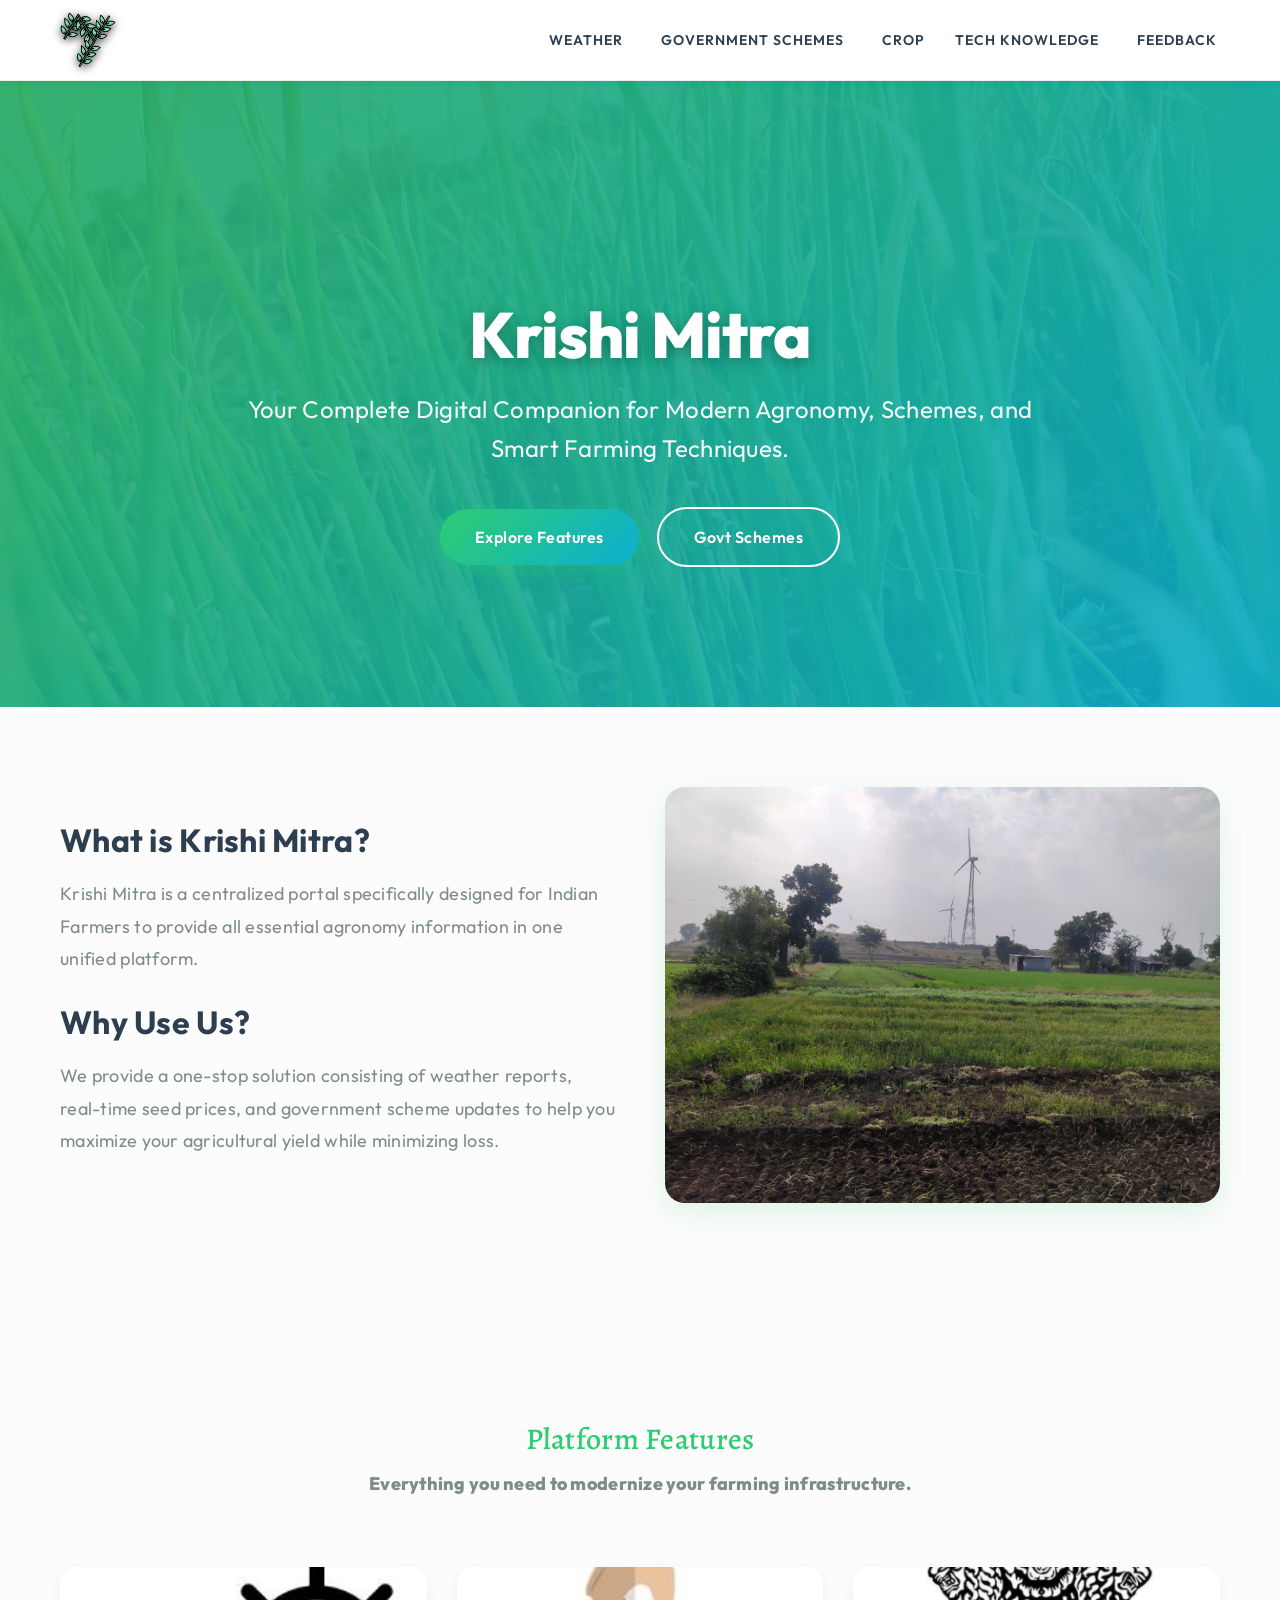
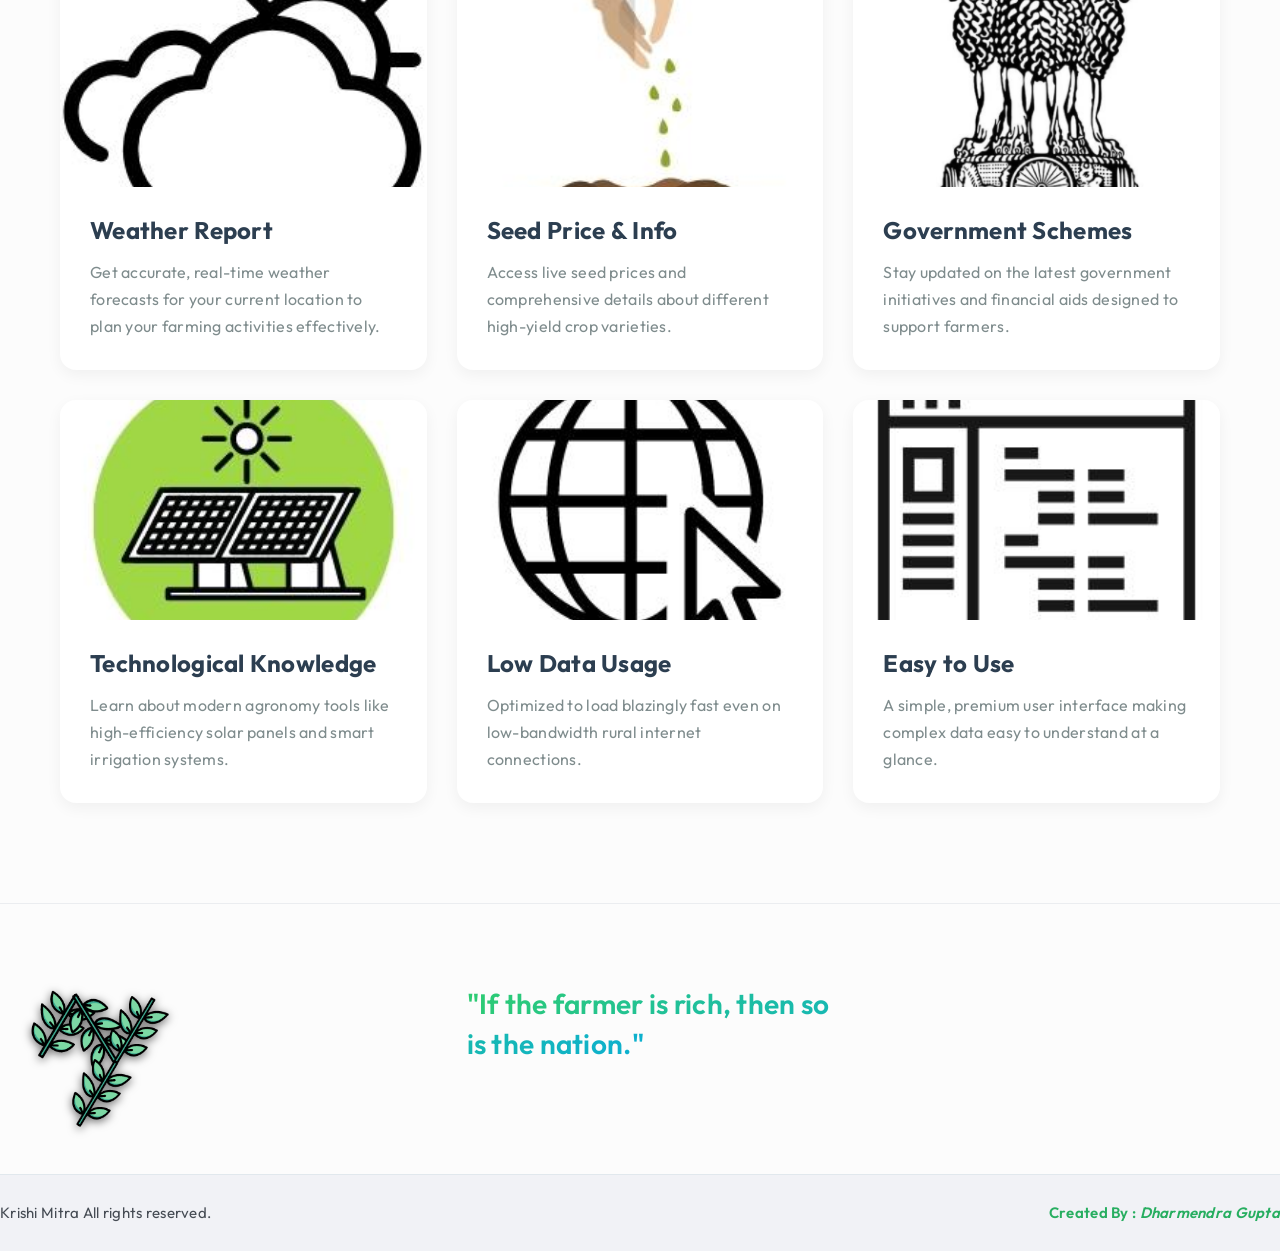
<file: index.html>
<!DOCTYPE html>
<html lang="en">


<head>
	<meta name="viewport" content="width=device-width , initial-scale=1.0">
	<meta http-equiv="X-UA-Compatible" content="IE=edge">
	<meta charset="UTF-8">
	<title>Krishi Mitra</title>
	<!-- viewport meta -->
	<meta name="Krishi Mitra" content="All You Need for Agronomy">

	<!-- styles -->
	<!-- helpers -->
	<link rel="stylesheet" href="plugins/bootstrap/css/bootstrap.min.css">
	<!-- fontawesome css -->
	<link rel="stylesheet" href="plugins/font-awesome/css/font-awesome.min.css">
	<!-- strock gap icons -->
	<link rel="stylesheet" href="plugins/Stroke-Gap-Icons-Webfont/style.css">
	<!-- revolution slider css -->
	<link rel="stylesheet" href="plugins/revolution/css/settings.css">
	<link rel="stylesheet" href="plugins/revolution/css/layers.css">
	<link rel="stylesheet" href="plugins/revolution/css/navigation.css">
	<!-- flaticon css -->
	<link rel="stylesheet" href="plugins/flaticon/flaticon.css">
	<!-- jQuery ui css -->
	<link href="plugins/jquery-ui-1.11.4/jquery-ui.css" rel="stylesheet">
	<!-- owl carousel css -->
	<link rel="stylesheet" href="plugins/owl.carousel-2/assets/owl.carousel.css">
	<link rel="stylesheet" href="plugins/owl.carousel-2/assets/owl.theme.default.min.css">
	<!-- animate css -->
	<link rel="stylesheet" href="plugins/animate.min.css">
	<!-- fancybox -->
	<link rel="stylesheet" href="plugins/fancyapps-fancyBox/source/jquery.fancybox.css">
	<link rel="icon" href="images/aynaLogo.png" type="image/gif" sizes="16x16">


	<!-- master stylesheet -->
	<link rel="stylesheet" href="css/style.css">
	<!-- responsive stylesheet -->
	<link rel="stylesheet" href="css/responsive.css">
	
	<!-- premium UI upgrade stylesheet -->
	<link rel="stylesheet" href="css/premium.css">
	
	<!-- Google Fonts for Modern Typography -->
	<link href="https://fonts.googleapis.com/css2?family=Outfit:wght@300;400;500;600;700&display=swap" rel="stylesheet">

</head>

<body>


	<!-- Start mainmenu -->
	<header>
		<div class="header">
			<a href="index.html" class="logo"><img src="images/footer-logo.png" alt="logo"></a>
			<div class="header-right">
				<div class="subnav">
					<button class="subnavbtn">Weather<i class="#"></i></button>
					<div class="subnav-content">
						<li><a href="weatherwebsite/index.html">Search</a></li>
						<li><a href="weatherwebsite/currentLocationW/index.html">Your Current Location</a></li>
					</div>
				</div>
				<a href="govts.html" class="subnavbtn">Government Schemes</a>
				<div class="subnav">
					<button class="subnavbtn">Crop<i class="#"></i></button>
					<div class="subnav-content">
						<li><a href="seed.html">Info on Seeds</a></li>
						<li><a href="seed price.html">Current Seeds Price</a></li>
						<li><a href="Fertilizer.html">Fertilizer</a></li>
					</div>
				</div>
				<div class="subnav">
					<button class="subnavbtn">Tech Knowledge<i class="#"></i></button>
					<div class="subnav-content">
						<li><a href="solarpanel.html">Solar Panel</a></li>
						<li><a href="tech.html">Modern Day Tech</a></li>
					</div>
				</div>
				<a href="Feedback.html" class="subnavbtn">Feedback</a>
			</div>

		</div>

	</header>
	<!-- End mainmenu -->


	<section class="modern-hero">
		<div class="thm-container">
			<h1>Krishi Mitra</h1>
			<p>Your Complete Digital Companion for Modern Agronomy, Schemes, and Smart Farming Techniques.</p>
			<div style="margin-top: 30px;">
			    <a href="#features" class="btn-modern">Explore Features</a>
			    <a href="govts.html" class="btn-modern btn-outline" style="margin-left: 15px;">Govt Schemes</a>
			</div>
		</div>
	</section>

	<section class="modern-section" id="about">
		<div class="split-showcase">
			<div class="split-showcase-text">
				<h3>What is Krishi Mitra?</h3>
				<p>Krishi Mitra is a centralized portal specifically designed for Indian Farmers to provide all essential agronomy information in one unified platform.</p>
				<h3 style="margin-top: 30px;">Why Use Us?</h3>
				<p>We provide a one-stop solution consisting of weather reports, real-time seed prices, and government scheme updates to help you maximize your agricultural yield while minimizing loss.</p>
			</div>
			<div class="split-showcase-img">
				<img src="images/slider/11.jpeg" alt="Farming Technologies">
			</div>
		</div>
	</section>

	<section class="modern-section" id="features">
		<div class="modern-section-title">
			<h2><span>Platform Features</span></h2>
			<p style="font-size: 18px; color: var(--text-muted); margin-top: 15px;">Everything you need to modernize your farming infrastructure.</p>
		</div>
		<div class="modern-grid grid-3">
			<div class="modern-card">
				<img src="images/welcome-services/18.jpg" alt="Weather">
				<div class="modern-card-body">
					<h3>Weather Report</h3>
					<p>Get accurate, real-time weather forecasts for your current location to plan your farming activities effectively.</p>
				</div>
			</div>
			<div class="modern-card">
				<img src="images/welcome-services/2.jpg" alt="Seed">
				<div class="modern-card-body">
					<h3>Seed Price & Info</h3>
					<p>Access live seed prices and comprehensive details about different high-yield crop varieties.</p>
				</div>
			</div>
			<div class="modern-card">
				<img src="images/welcome-services/19.png" alt="Govt Schemes">
				<div class="modern-card-body">
					<h3>Government Schemes</h3>
					<p>Stay updated on the latest government initiatives and financial aids designed to support farmers.</p>
				</div>
			</div>
			<div class="modern-card">
				<img src="images/welcome-services/3.jpg" alt="Tech">
				<div class="modern-card-body">
					<h3>Technological Knowledge</h3>
					<p>Learn about modern agronomy tools like high-efficiency solar panels and smart irrigation systems.</p>
				</div>
			</div>
			<div class="modern-card">
				<img src="images/welcome-services/5.jpg" alt="Internet">
				<div class="modern-card-body">
					<h3>Low Data Usage</h3>
					<p>Optimized to load blazingly fast even on low-bandwidth rural internet connections.</p>
				</div>
			</div>
			<div class="modern-card">
				<img src="images/welcome-services/7.jpg" alt="Ui Ux">
				<div class="modern-card-body">
					<h3>Easy to Use</h3>
					<p>A simple, premium user interface making complex data easy to understand at a glance.</p>
				</div>
			</div>
		</div>
	</section>


	<footer id="footer" class="sec-padding">
		<div class="thm-container">
			<div class="row">
				<div class="col-md-4 col-sm-6 footer-widget">
					<div class="about-widget">
						<a href="index.html"><img style="height: 150px;" src="images/footer-logo.png" alt="logo" /></a>
						<!-- <p>All You Need for Agronomy</p> -->
					</div>
				</div>
				<div class="col-md-4 col-sm-6 footer-widget">
					<div class="pl-30">
						<div class="title">
							<h2><span>"If the farmer is rich, then so is the nation."</span></h2>
							<br>
							<!-- <p><strong>- Amit Kalantri</strong></p> -->
						</div>
					</div>
				</div>
				<div class="col-md-4 col-sm-6 footer-widget">
				</div>
			</div>
		</div>
	</footer>

	<section class="bottom-bar">
		<div class="thm-container clearfix">
			<div class="pull-left">
				<p>Krishi Mitra All rights reserved.</p>
			</div>
			<div class="pull-right">

				<a href="#">Created By : <i>Dharmendra Gupta</i> </a>

			</div>
		</div>
	</section>


	<!-- jQuery js -->
	<script src="plugins/jquery/jquery-1.11.3.min.js"></script>
	<!-- bootstrap js -->
	<script src="plugins/bootstrap/js/bootstrap.min.js"></script>
	<!-- jQuery ui js -->
	<script src="plugins/jquery-ui-1.11.4/jquery-ui.js"></script>
	<!-- owl carousel js -->
	<script src="plugins/owl.carousel-2/owl.carousel.min.js"></script>
	<!-- jQuery appear -->
	<script src="plugins/jquery-appear/jquery.appear.js"></script>
	<!-- jQuery countTo -->
	<script src="plugins/jquery-countTo/jquery.countTo.js"></script>
	<!-- jQuery validation -->
	<script src="plugins/jquery-validation/dist/jquery.validate.min.js"></script>
	<!-- gmap.js helper -->
	<script src="http://maps.google.com/maps/api/js"></script>
	<!-- gmap.js -->
	<script src="plugins/gmap.js"></script>
	<!-- mixit up -->
	<script src="plugins/jquery.mixitup.min.js"></script>

	<!-- revolution slider js -->
	<script src="plugins/revolution/js/jquery.themepunch.tools.min.js"></script>
	<script src="plugins/revolution/js/jquery.themepunch.revolution.min.js"></script>
	<script src="plugins/revolution/js/extensions/revolution.extension.actions.min.js"></script>
	<script src="plugins/revolution/js/extensions/revolution.extension.carousel.min.js"></script>
	<script src="plugins/revolution/js/extensions/revolution.extension.kenburn.min.js"></script>
	<script src="plugins/revolution/js/extensions/revolution.extension.layeranimation.min.js"></script>
	<script src="plugins/revolution/js/extensions/revolution.extension.migration.min.js"></script>
	<script src="plugins/revolution/js/extensions/revolution.extension.navigation.min.js"></script>
	<script src="plugins/revolution/js/extensions/revolution.extension.parallax.min.js"></script>
	<script src="plugins/revolution/js/extensions/revolution.extension.slideanims.min.js"></script>
	<script src="plugins/revolution/js/extensions/revolution.extension.video.min.js"></script>

	<!-- fancy box -->
	<script src="plugins/fancyapps-fancyBox/source/jquery.fancybox.pack.js"></script>
	<!-- type script -->
	<script src="plugins/typed.js-master/dist/typed.min.js"></script>

	<!-- theme custom js  -->
	<script src="js/main.js"></script>

    <!-- Back to Top Button -->
    <a href="#" class="back-to-top" id="backToTopBtn" aria-label="Go to top">↑</a>
    <script src="js/custom.js"></script>
</body>

</html>
</file>
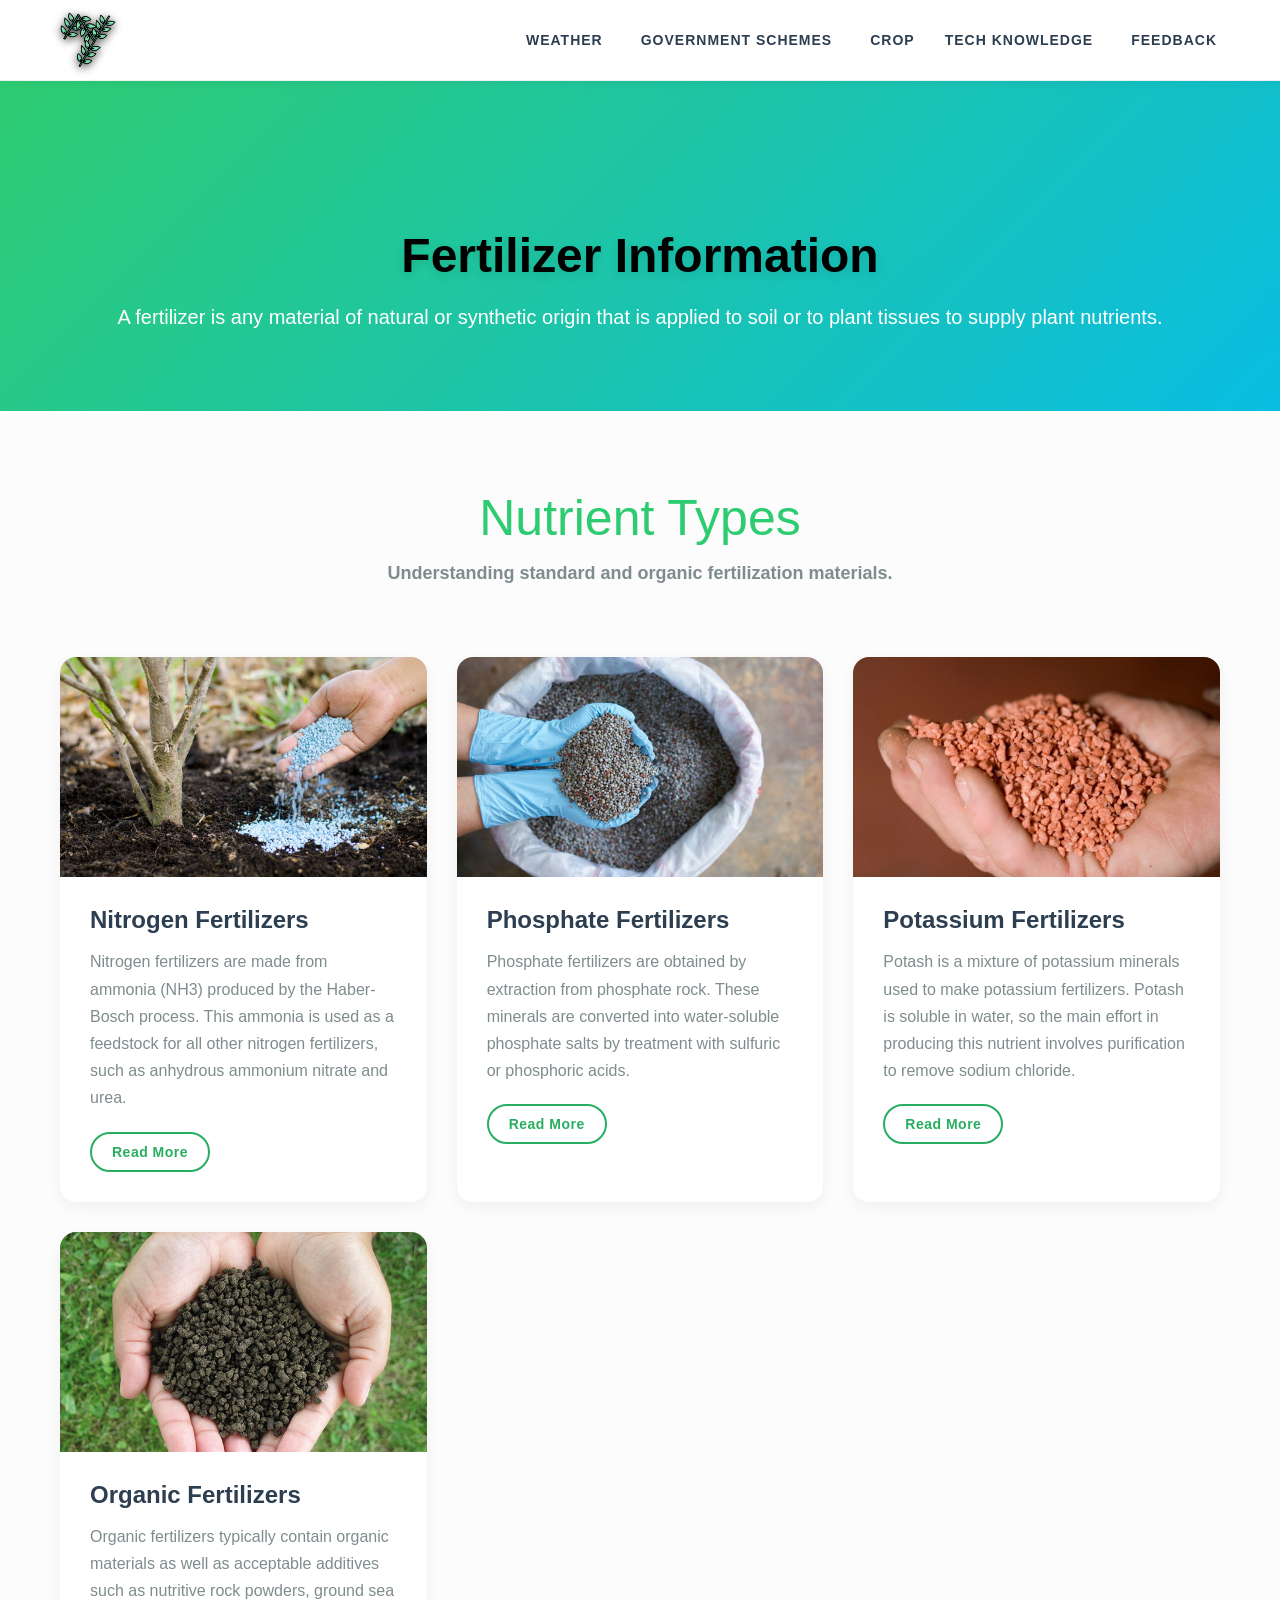
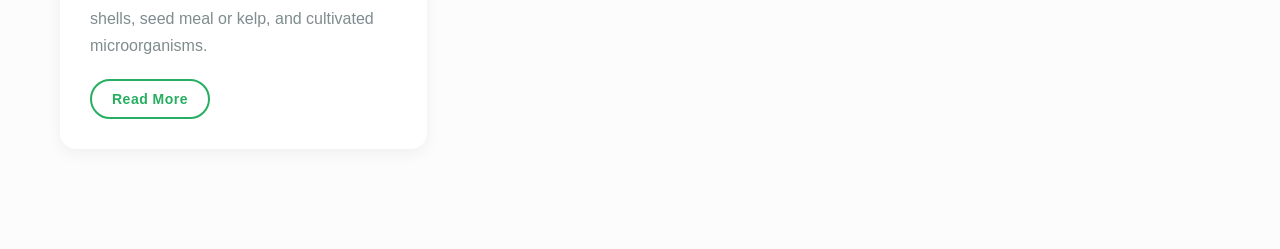
<file: Fertilizer.html>
<!DOCTYPE html>
<html lang="en">

  <head>
    <meta charset="utf-8">
    <meta http-equiv="X-UA-Compatible" content="IE=edge">
    <meta name="viewport" content="width=device-width, initial-scale=1">
    <title>Fertilizer</title>
    <link href="seed/fertilizer/css/bootstrap.min.css" rel="stylesheet">
    <link href="seed/fertilizer/css/global.css" rel="stylesheet">
	<link href="seed/fertilizer/css/blog.css" rel="stylesheet">
	 <link rel="stylesheet" type="text/css" href="seed/fertilizer/css/font-awesome.min.css" />
	 <link href="https://fonts.googleapis.com/css?family=Markazi+Text" rel="stylesheet">
     <script src="seed/fertilizer/js/jquery-2.1.1.min.js"></script>
     <script src="seed/fertilizer/js/bootstrap.min.js"></script>

      <link rel="stylesheet" href="css/premium.css">


</head>

<body>


<header>
		<div class="header">
			<a href="index.html" class="logo"><img src="images/footer-logo.png" alt="logo"></a>
			<div class="header-right">
				<div class="subnav">
					<button class="subnavbtn">Weather<i class="#"></i></button>
					<div class="subnav-content">
						<li><a href="weatherwebsite/index.html">Search</a></li>
						<li><a href="weatherwebsite/currentLocationW/index.html">Your Current Location</a></li>
					</div>
				</div>
				<a href="govts.html" class="subnavbtn">Government Schemes</a>
				<div class="subnav">
					<button class="subnavbtn">Crop<i class="#"></i></button>
					<div class="subnav-content">
						<li><a href="seed.html">Info on Seeds</a></li>
						<li><a href="seed price.html">Current Seeds Price</a></li>
						<li><a href="Fertilizer.html">Fertilizer</a></li>
					</div>
				</div>
				<div class="subnav">
					<button class="subnavbtn">Tech Knowledge<i class="#"></i></button>
					<div class="subnav-content">
						<li><a href="solarpanel.html">Solar Panel</a></li>
						<li><a href="tech.html">Modern Day Tech</a></li>
					</div>
				</div>
				<a href="Feedback.html" class="subnavbtn">Feedback</a>
			</div>

		</div>

	</header>
	<section class="subpage-hero">
		<h1>Fertilizer Information</h1>
		<p style="margin-top:20px; font-size: 20px; font-weight: 300;">A fertilizer is any material of natural or synthetic origin that is applied to soil or to plant tissues to supply plant nutrients.</p>
	</section>

	<section class="modern-section">
		<div class="modern-section-title">
			<h2><span>Nutrient Types</span></h2>
            <p style="font-size: 18px; color: var(--text-muted); margin-top: 15px;">Understanding standard and organic fertilization materials.</p>
		</div>
		
		<div class="modern-grid grid-2">
            
            <div class="modern-card">
                <img src="seed/fertilizer/img/i2.jpeg" alt="Nitrogen Fertilizers">
                <div class="modern-card-body">
                    <h3>Nitrogen Fertilizers</h3>
                    <p>Nitrogen fertilizers are made from ammonia (NH3) produced by the Haber-Bosch process. This ammonia is used as a feedstock for all other nitrogen fertilizers, such as anhydrous ammonium nitrate and urea.</p>
                    <div style="margin-top:20px;">
                        <a href="seed/fertilizer/detail.html" class="btn-modern btn-outline" style="color:var(--primary-dark) !important; border-color:var(--primary-dark); padding: 8px 20px; font-size: 14px;">Read More</a>
                    </div>
                </div>
            </div>

            <div class="modern-card">
                <img src="seed/fertilizer/img/i3.jpeg" alt="Phosphate Fertilizers">
                <div class="modern-card-body">
                    <h3>Phosphate Fertilizers</h3>
                    <p>Phosphate fertilizers are obtained by extraction from phosphate rock. These minerals are converted into water-soluble phosphate salts by treatment with sulfuric or phosphoric acids.</p>
                    <div style="margin-top:20px;">
                        <a href="seed/fertilizer/detail2.html" class="btn-modern btn-outline" style="color:var(--primary-dark) !important; border-color:var(--primary-dark); padding: 8px 20px; font-size: 14px;">Read More</a>
                    </div>
                </div>
            </div>

            <div class="modern-card">
                <img src="seed/fertilizer/img/i5.jpeg" alt="Potassium Fertilizers">
                <div class="modern-card-body">
                    <h3>Potassium Fertilizers</h3>
                    <p>Potash is a mixture of potassium minerals used to make potassium fertilizers. Potash is soluble in water, so the main effort in producing this nutrient involves purification to remove sodium chloride.</p>
                    <div style="margin-top:20px;">
                        <a href="seed/fertilizer/detail3.html" class="btn-modern btn-outline" style="color:var(--primary-dark) !important; border-color:var(--primary-dark); padding: 8px 20px; font-size: 14px;">Read More</a>
                    </div>
                </div>
            </div>

            <div class="modern-card">
                <img src="seed/fertilizer/img/i4.jpeg" alt="Organic Fertilizers">
                <div class="modern-card-body">
                    <h3>Organic Fertilizers</h3>
                    <p>Organic fertilizers typically contain organic materials as well as acceptable additives such as nutritive rock powders, ground sea shells, seed meal or kelp, and cultivated microorganisms.</p>
                    <div style="margin-top:20px;">
                        <a href="seed/fertilizer/detail4.html" class="btn-modern btn-outline" style="color:var(--primary-dark) !important; border-color:var(--primary-dark); padding: 8px 20px; font-size: 14px;">Read More</a>
                    </div>
                </div>
            </div>

		</div>
	</section>

    <!-- Back to Top Button -->
    <a href="#" class="back-to-top" id="backToTopBtn" aria-label="Go to top">↑</a>
    <script src="js/custom.js"></script>
</body>
</html>
</file>
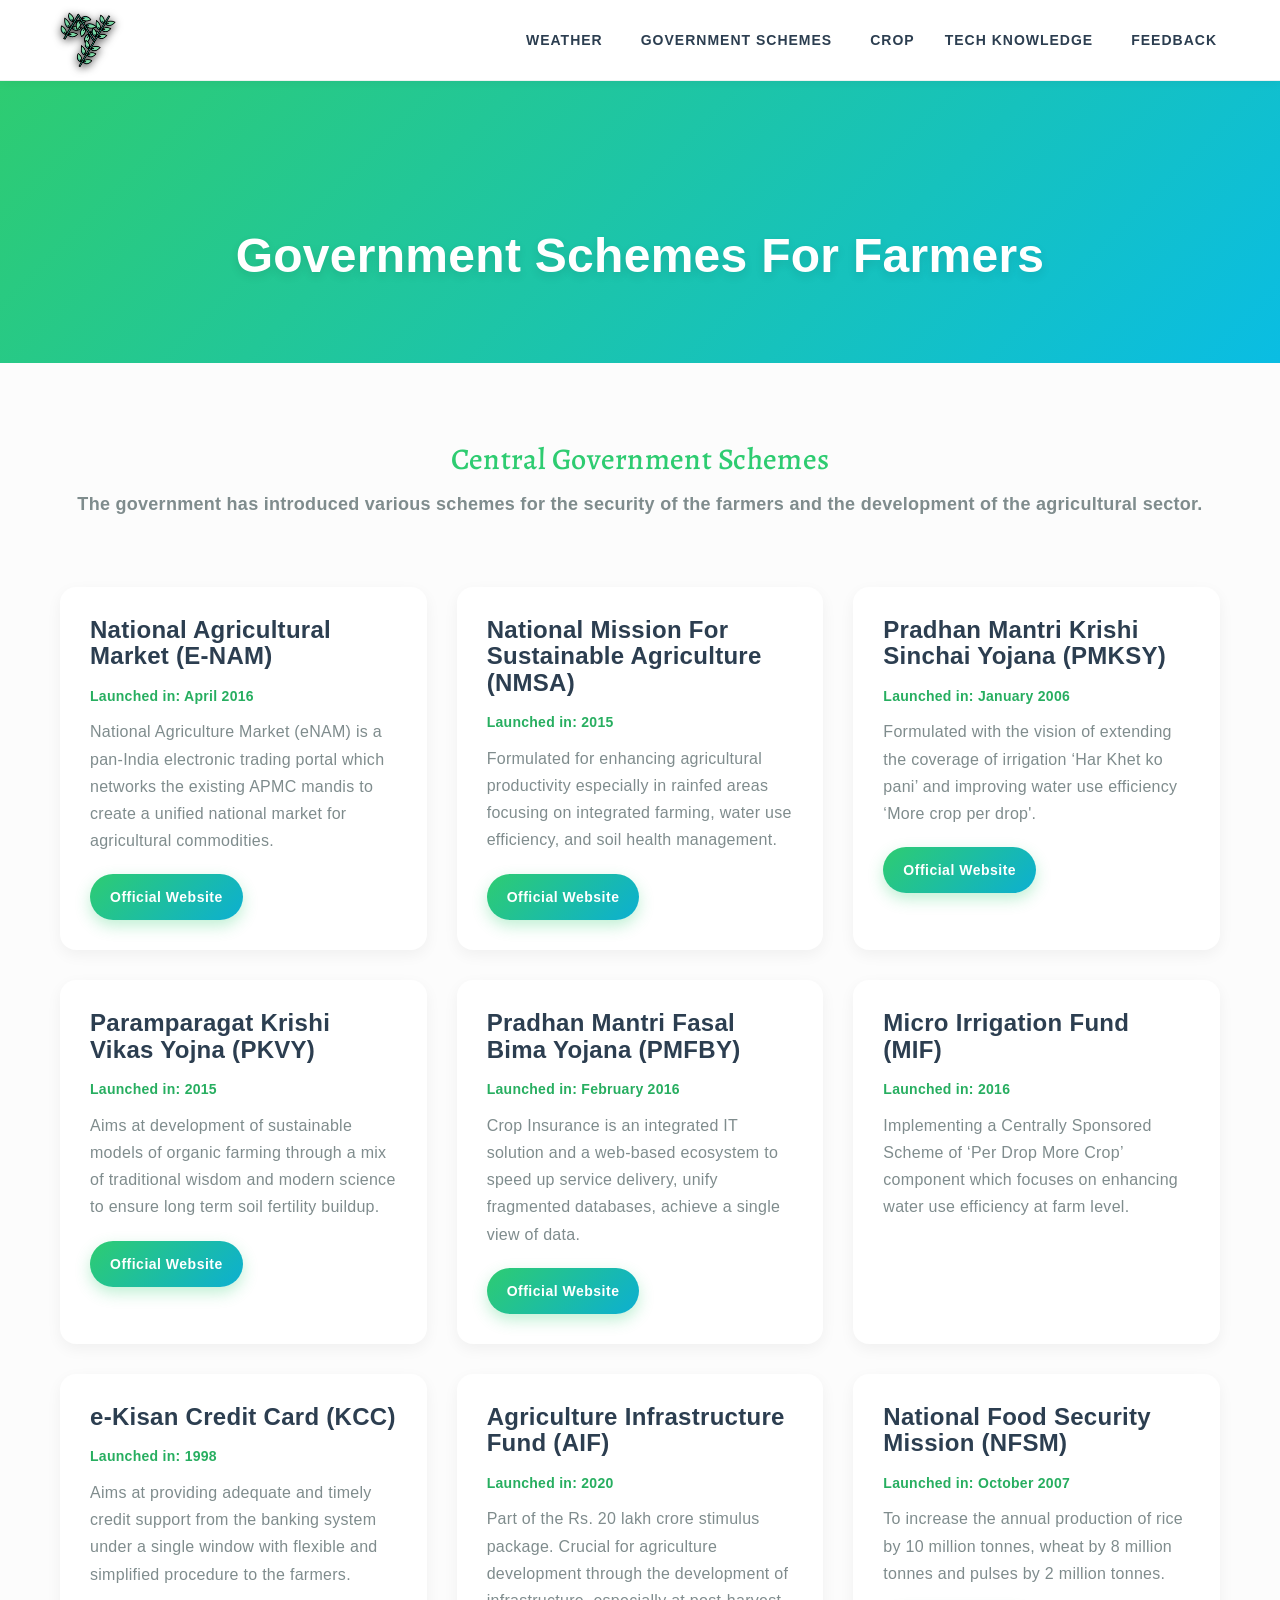
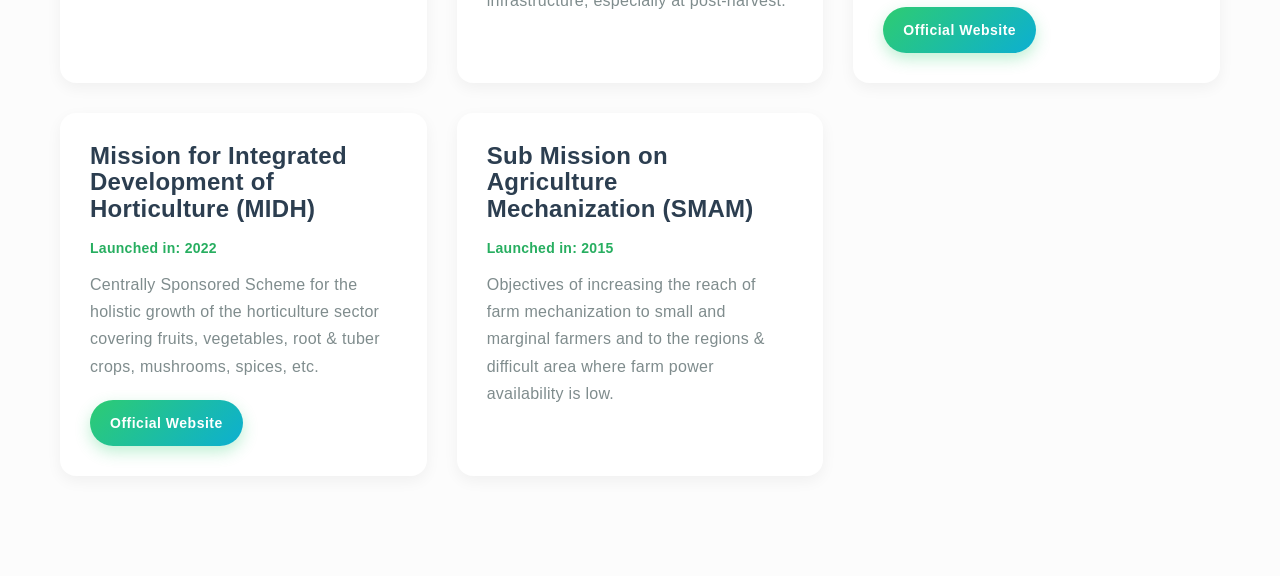
<file: govts.html>
<!DOCTYPE html>
<html lang="en" dir="ltr">

     

<head>
    <meta charset="utf-8">
    <meta name="viewport" content="width=device-width, initial-scale=1.0">
    <title>Government Schemes</title>
    <link rel="stylesheet" href="govts/indexamd.css">
    <link rel="buttonscrpt" href="govts/topbutton.js">

    
	<!-- Base resets and styles to match Feedback page -->
	<link rel="stylesheet" href="plugins/bootstrap/css/bootstrap.min.css">
	<link rel="stylesheet" href="plugins/font-awesome/css/font-awesome.min.css">
	<link rel="stylesheet" href="css/style.css">
	<link rel="stylesheet" href="css/responsive.css">

	<link rel="stylesheet" href="css/premium.css">


</head>
<body>
<!-- Start mainmenu -->
<header>
		<div class="header">
			<a href="index.html" class="logo"><img src="images/footer-logo.png" alt="logo"></a>
			<div class="header-right">
				<div class="subnav">
					<button class="subnavbtn">Weather<i class="#"></i></button>
					<div class="subnav-content">
						<li><a href="weatherwebsite/index.html">Search</a></li>
						<li><a href="weatherwebsite/currentLocationW/index.html">Your Current Location</a></li>
					</div>
				</div>
				<a href="govts.html" class="subnavbtn">Government Schemes</a>
				<div class="subnav">
					<button class="subnavbtn">Crop<i class="#"></i></button>
					<div class="subnav-content">
						<li><a href="seed.html">Info on Seeds</a></li>
						<li><a href="seed price.html">Current Seeds Price</a></li>
						<li><a href="Fertilizer.html">Fertilizer</a></li>
					</div>
				</div>
				<div class="subnav">
					<button class="subnavbtn">Tech Knowledge<i class="#"></i></button>
					<div class="subnav-content">
						<li><a href="solarpanel.html">Solar Panel</a></li>
						<li><a href="tech.html">Modern Day Tech</a></li>
					</div>
				</div>
				<a href="Feedback.html" class="subnavbtn">Feedback</a>
			</div>

		</div>

	</header>
<section class="subpage-hero">
<h1>Government Schemes For Farmers</h1>
</section>

<section class="modern-section" id="schemes-intro">
        <div class="modern-section-title">
<h2><span>Central Government Schemes</span></h2>
            <p style="font-size: 18px; color: var(--text-muted); margin-top: 15px;">The government has introduced various schemes for the security of the farmers and the development of the agricultural sector.</p>
</div>
        <!-- Modern Grid for Schemes -->
<div class="modern-grid grid-2">
            
            <div class="modern-card">
                <div class="modern-card-body">
                    <h3>National Agricultural Market (E-NAM)</h3>
                    <p style="color:var(--primary-dark); font-weight:600; margin-bottom:10px; font-size:14px; font-family:'Outfit';">Launched in: April 2016</p>
                    <p>National Agriculture Market (eNAM) is a pan-India electronic trading portal which networks the existing APMC mandis to create a unified national market for agricultural commodities.</p>
                    <div style="margin-top:20px;">
                        <a href="https://www.enam.gov.in/web/" target="_blank" class="btn-modern" style="padding: 10px 20px; font-size: 14px;">Official Website</a>
                    </div>
                </div>
            </div>

            <div class="modern-card">
                <div class="modern-card-body">
                    <h3>National Mission For Sustainable Agriculture (NMSA)</h3>
                    <p style="color:var(--primary-dark); font-weight:600; margin-bottom:10px; font-size:14px; font-family:'Outfit';">Launched in: 2015</p>
                    <p>Formulated for enhancing agricultural productivity especially in rainfed areas focusing on integrated farming, water use efficiency, and soil health management.</p>
                    <div style="margin-top:20px;">
                        <a href="https://nmsa.dac.gov.in/" target="_blank" class="btn-modern" style="padding: 10px 20px; font-size: 14px;">Official Website</a>
                    </div>
                </div>
            </div>

            <div class="modern-card">
                <div class="modern-card-body">
                    <h3>Pradhan Mantri Krishi Sinchai Yojana (PMKSY)</h3>
                    <p style="color:var(--primary-dark); font-weight:600; margin-bottom:10px; font-size:14px; font-family:'Outfit';">Launched in: January 2006</p>
                    <p>Formulated with the vision of extending the coverage of irrigation ‘Har Khet ko pani’ and improving water use efficiency ‘More crop per drop'.</p>
                    <div style="margin-top:20px;">
                        <a href="https://pmksy.gov.in/" target="_blank" class="btn-modern" style="padding: 10px 20px; font-size: 14px;">Official Website</a>
                    </div>
                </div>
            </div>

            <div class="modern-card">
                <div class="modern-card-body">
                    <h3>Paramparagat Krishi Vikas Yojna (PKVY)</h3>
                    <p style="color:var(--primary-dark); font-weight:600; margin-bottom:10px; font-size:14px; font-family:'Outfit';">Launched in: 2015</p>
                    <p>Aims at development of sustainable models of organic farming through a mix of traditional wisdom and modern science to ensure long term soil fertility buildup.</p>
                    <div style="margin-top:20px;">
                        <a href="https://pgsindia-ncof.gov.in/PKVY/Introduction.aspx" target="_blank" class="btn-modern" style="padding: 10px 20px; font-size: 14px;">Official Website</a>
                    </div>
                </div>
            </div>

            <div class="modern-card">
                <div class="modern-card-body">
                    <h3>Pradhan Mantri Fasal Bima Yojana (PMFBY)</h3>
                    <p style="color:var(--primary-dark); font-weight:600; margin-bottom:10px; font-size:14px; font-family:'Outfit';">Launched in: February 2016</p>
                    <p>Crop Insurance is an integrated IT solution and a web-based ecosystem to speed up service delivery, unify fragmented databases, achieve a single view of data.</p>
                    <div style="margin-top:20px;">
                        <a href="https://pmfby.gov.in/" target="_blank" class="btn-modern" style="padding: 10px 20px; font-size: 14px;">Official Website</a>
                    </div>
                </div>
            </div>
            
            <div class="modern-card">
                <div class="modern-card-body">
                    <h3>Micro Irrigation Fund (MIF)</h3>
                    <p style="color:var(--primary-dark); font-weight:600; margin-bottom:10px; font-size:14px; font-family:'Outfit';">Launched in: 2016</p>
                    <p>Implementing a Centrally Sponsored Scheme of ‘Per Drop More Crop’ component which focuses on enhancing water use efficiency at farm level.</p>
                </div>
            </div>
            
            <div class="modern-card">
                <div class="modern-card-body">
                    <h3>e-Kisan Credit Card (KCC)</h3>
                    <p style="color:var(--primary-dark); font-weight:600; margin-bottom:10px; font-size:14px; font-family:'Outfit';">Launched in: 1998</p>
                    <p>Aims at providing adequate and timely credit support from the banking system under a single window with flexible and simplified procedure to the farmers.</p>
                </div>
            </div>

            <div class="modern-card">
                <div class="modern-card-body">
                    <h3>Agriculture Infrastructure Fund (AIF)</h3>
                    <p style="color:var(--primary-dark); font-weight:600; margin-bottom:10px; font-size:14px; font-family:'Outfit';">Launched in: 2020</p>
                    <p>Part of the Rs. 20 lakh crore stimulus package. Crucial for agriculture development through the development of infrastructure, especially at post-harvest.</p>
                </div>
            </div>

            <div class="modern-card">
                <div class="modern-card-body">
                    <h3>National Food Security Mission (NFSM)</h3>
                    <p style="color:var(--primary-dark); font-weight:600; margin-bottom:10px; font-size:14px; font-family:'Outfit';">Launched in: October 2007</p>
                    <p>To increase the annual production of rice by 10 million tonnes, wheat by 8 million tonnes and pulses by 2 million tonnes.</p>
                    <div style="margin-top:20px;">
                        <a href="https://www.nfsm.gov.in" target="_blank" class="btn-modern" style="padding: 10px 20px; font-size: 14px;">Official Website</a>
                    </div>
                </div>
            </div>
            
            <div class="modern-card">
                <div class="modern-card-body">
                    <h3>Mission for Integrated Development of Horticulture (MIDH)</h3>
                    <p style="color:var(--primary-dark); font-weight:600; margin-bottom:10px; font-size:14px; font-family:'Outfit';">Launched in: 2022</p>
                    <p>Centrally Sponsored Scheme for the holistic growth of the horticulture sector covering fruits, vegetables, root & tuber crops, mushrooms, spices, etc.</p>
                    <div style="margin-top:20px;">
                        <a href="https://midh.gov.in" target="_blank" class="btn-modern" style="padding: 10px 20px; font-size: 14px;">Official Website</a>
                    </div>
                </div>
            </div>
            
            <div class="modern-card">
                <div class="modern-card-body">
                    <h3>Sub Mission on Agriculture Mechanization (SMAM)</h3>
                    <p style="color:var(--primary-dark); font-weight:600; margin-bottom:10px; font-size:14px; font-family:'Outfit';">Launched in: 2015</p>
                    <p>Objectives of increasing the reach of farm mechanization to small and marginal farmers and to the regions & difficult area where farm power availability is low.</p>
                </div>
            </div>

        </div>
</section>

    <!-- Back to Top Button -->
    <a href="#" class="back-to-top" id="backToTopBtn" aria-label="Go to top">↑</a>
    <script src="js/custom.js"></script>
</body>
</html>
</file>
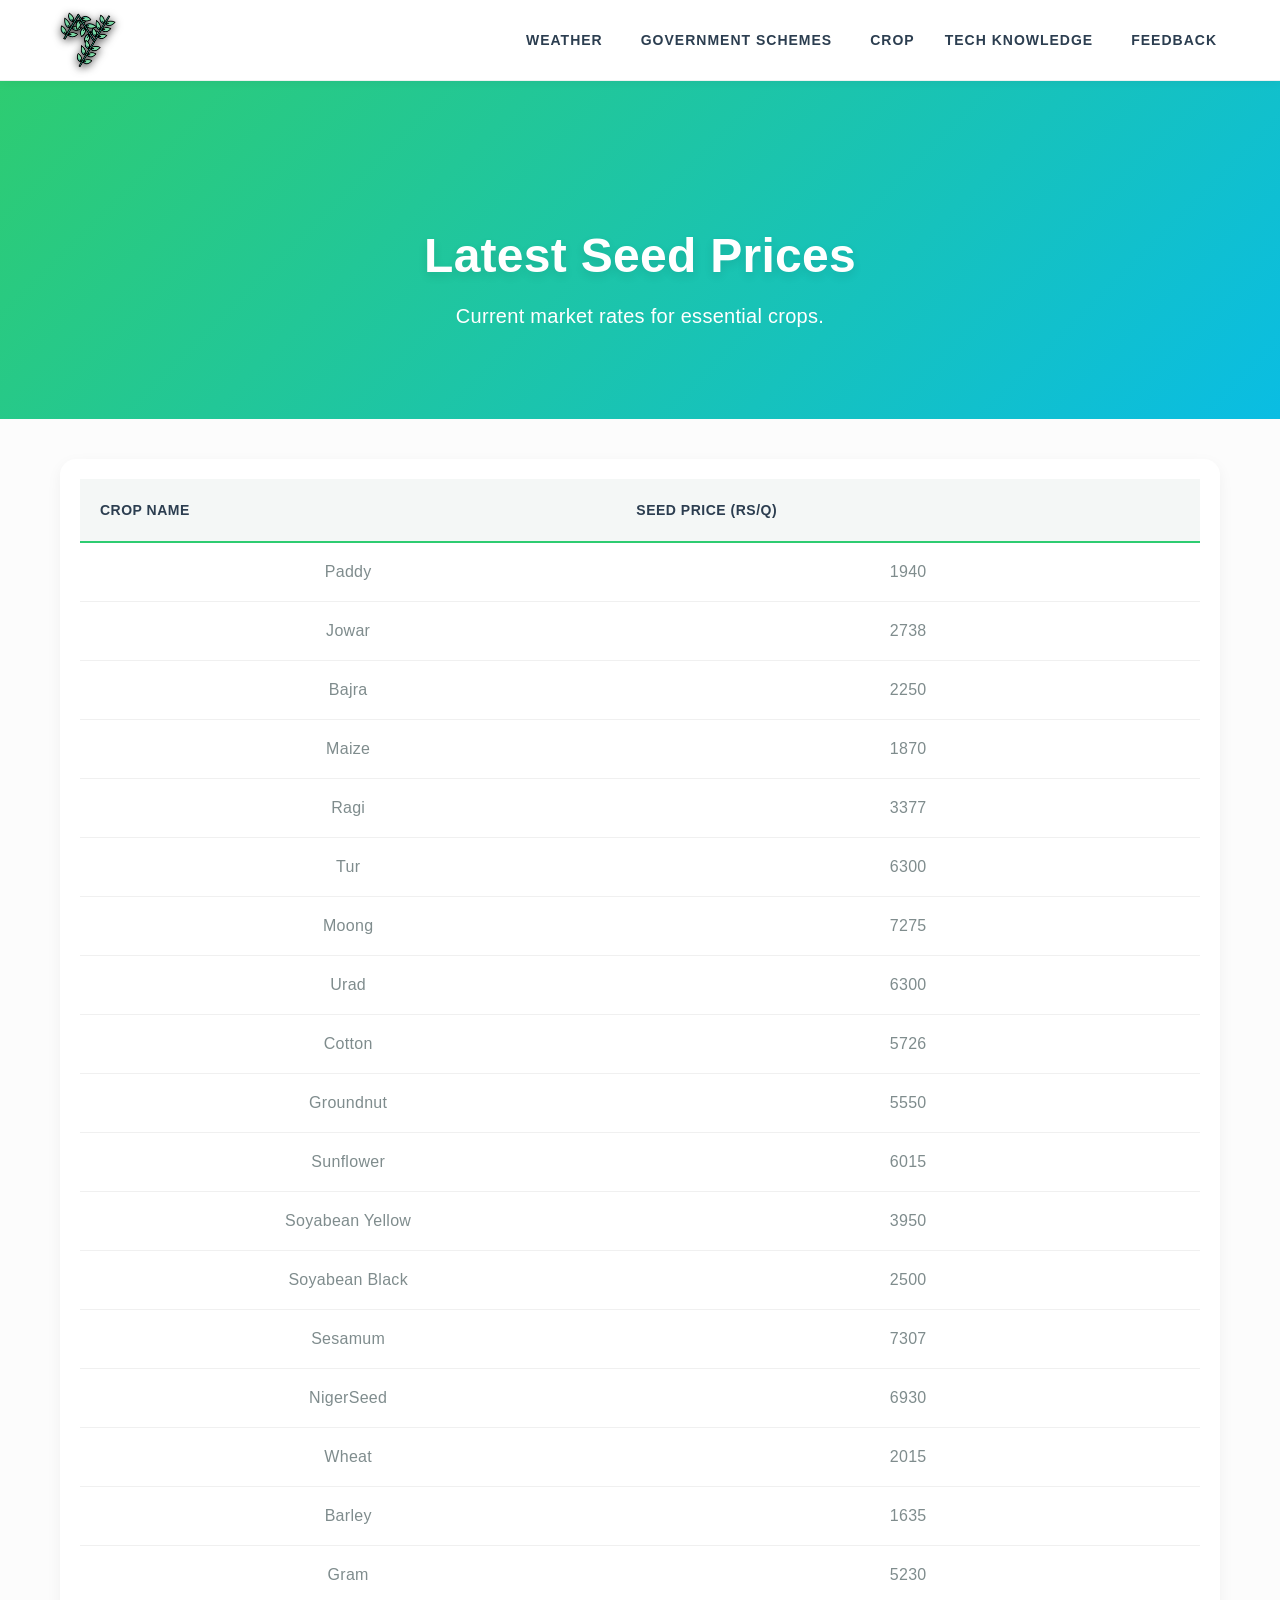
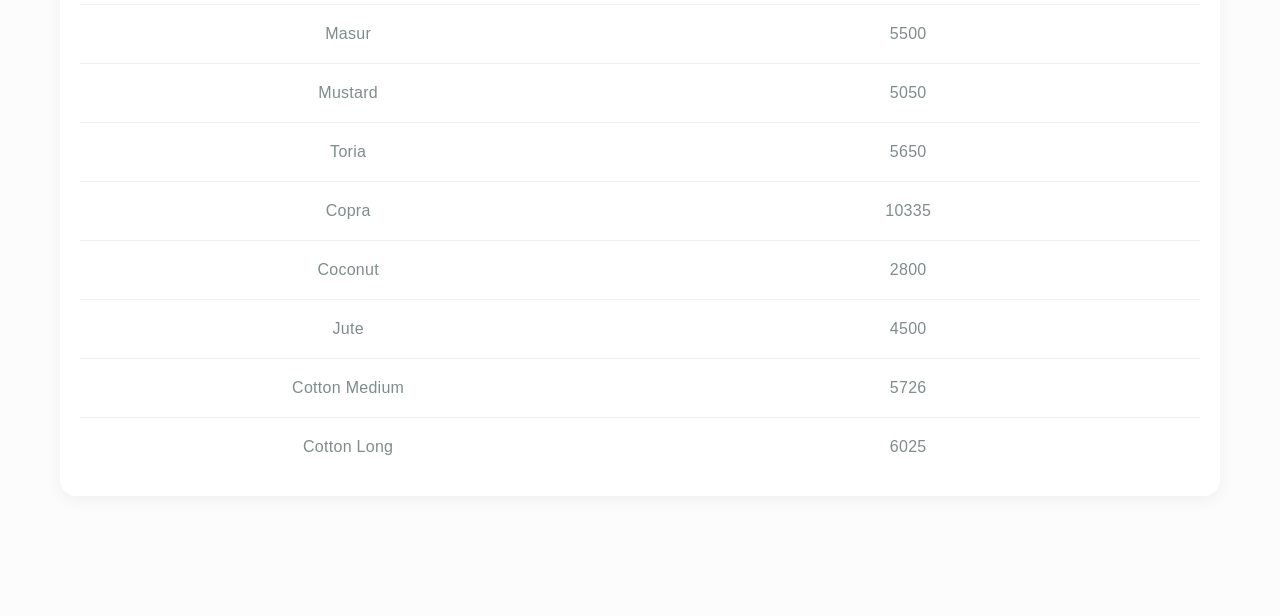
<file: seed price.html>
<!DOCTYPE html>
<html>
<head>

    

<style>
    *{text-align: center;}
</style>

<title>Seed Price </title>
 <link rel="stylesheet" href="seed/newstyles.css">
    
	<!-- Base resets and styles to match Feedback page -->
	<link rel="stylesheet" href="plugins/bootstrap/css/bootstrap.min.css">
	<link rel="stylesheet" href="plugins/font-awesome/css/font-awesome.min.css">
	<link rel="stylesheet" href="css/style.css">
	<link rel="stylesheet" href="css/responsive.css">

	<link rel="stylesheet" href="css/premium.css">


</head>

<header>
		<div class="header">
			<a href="index.html" class="logo"><img src="images/footer-logo.png" alt="logo"></a>
			<div class="header-right">
				<div class="subnav">
					<button class="subnavbtn">Weather<i class="#"></i></button>
					<div class="subnav-content">
						<li><a href="weatherwebsite/index.html">Search</a></li>
						<li><a href="weatherwebsite/currentLocationW/index.html">Your Current Location</a></li>
					</div>
				</div>
				<a href="govts.html" class="subnavbtn">Government Schemes</a>
				<div class="subnav">
					<button class="subnavbtn">Crop<i class="#"></i></button>
					<div class="subnav-content">
						<li><a href="seed.html">Info on Seeds</a></li>
						<li><a href="seed price.html">Current Seeds Price</a></li>
						<li><a href="Fertilizer.html">Fertilizer</a></li>
					</div>
				</div>
				<div class="subnav">
					<button class="subnavbtn">Tech Knowledge<i class="#"></i></button>
					<div class="subnav-content">
						<li><a href="solarpanel.html">Solar Panel</a></li>
						<li><a href="tech.html">Modern Day Tech</a></li>
					</div>
				</div>
				<a href="Feedback.html" class="subnavbtn">Feedback</a>
			</div>

		</div>

	</header>
<body style="background-color: var(--bg-main);"> 
	<section class="subpage-hero">
		<h1>Latest Seed Prices</h1>
		<p style="margin-top:20px; font-size: 20px; font-weight: 300;">Current market rates for essential crops.</p>
	</section>

	<section class="modern-section" style="padding-top: 40px;">
        <div class="premium-table-container">
            <table class="premium-table">
                <thead>
                    <tr>
                        <th>CROP NAME</th>
                        <th>SEED PRICE (Rs/Q)</th>
                    </tr>
                </thead>
                <tbody>
                    <tr><td>Paddy</td><td>1940</td></tr>
                    <tr><td>Jowar</td><td>2738</td></tr>
                    <tr><td>Bajra</td><td>2250</td></tr>
                    <tr><td>Maize</td><td>1870</td></tr>
                    <tr><td>Ragi</td><td>3377</td></tr>
                    <tr><td>Tur</td><td>6300</td></tr>
                    <tr><td>Moong</td><td>7275</td></tr>
                    <tr><td>Urad</td><td>6300</td></tr>
                    <tr><td>Cotton</td><td>5726</td></tr>
                    <tr><td>Groundnut</td><td>5550</td></tr>
                    <tr><td>Sunflower</td><td>6015</td></tr>
                    <tr><td>Soyabean Yellow</td><td>3950</td></tr>
                    <tr><td>Soyabean Black</td><td>2500</td></tr>
                    <tr><td>Sesamum</td><td>7307</td></tr>
                    <tr><td>NigerSeed</td><td>6930</td></tr>
                    <tr><td>Wheat</td><td>2015</td></tr>
                    <tr><td>Barley</td><td>1635</td></tr>
                    <tr><td>Gram</td><td>5230</td></tr>
                    <tr><td>Masur</td><td>5500</td></tr>
                    <tr><td>Mustard</td><td>5050</td></tr>
                    <tr><td>Toria</td><td>5650</td></tr>
                    <tr><td>Copra</td><td>10335</td></tr>
                    <tr><td>Coconut</td><td>2800</td></tr>
                    <tr><td>Jute</td><td>4500</td></tr>
                    <tr><td>Cotton Medium</td><td>5726</td></tr>
                    <tr><td>Cotton Long</td><td>6025</td></tr>
                </tbody>
            </table>
        </div>
	</section>

    <!-- Back to Top Button -->
    <a href="#" class="back-to-top" id="backToTopBtn" aria-label="Go to top">↑</a>
    <script src="js/custom.js"></script>
</body>
</html>
</file>
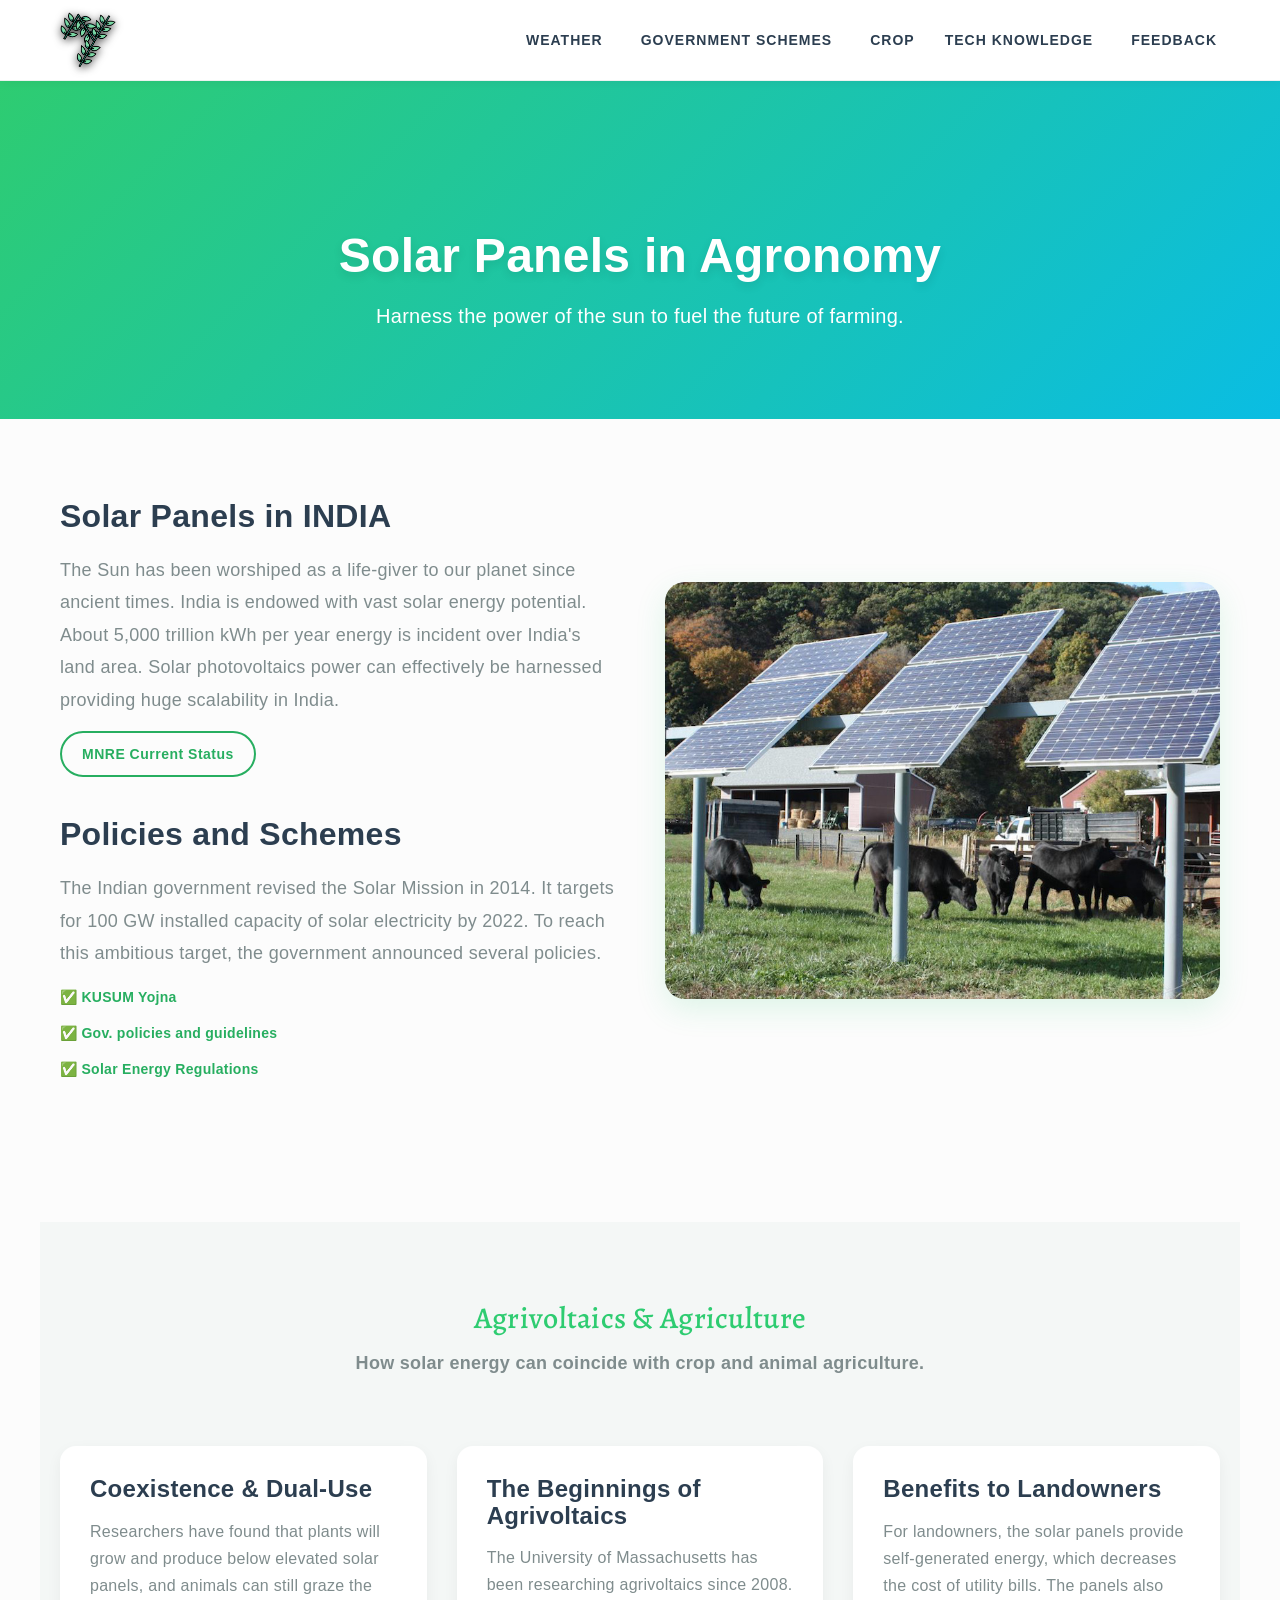
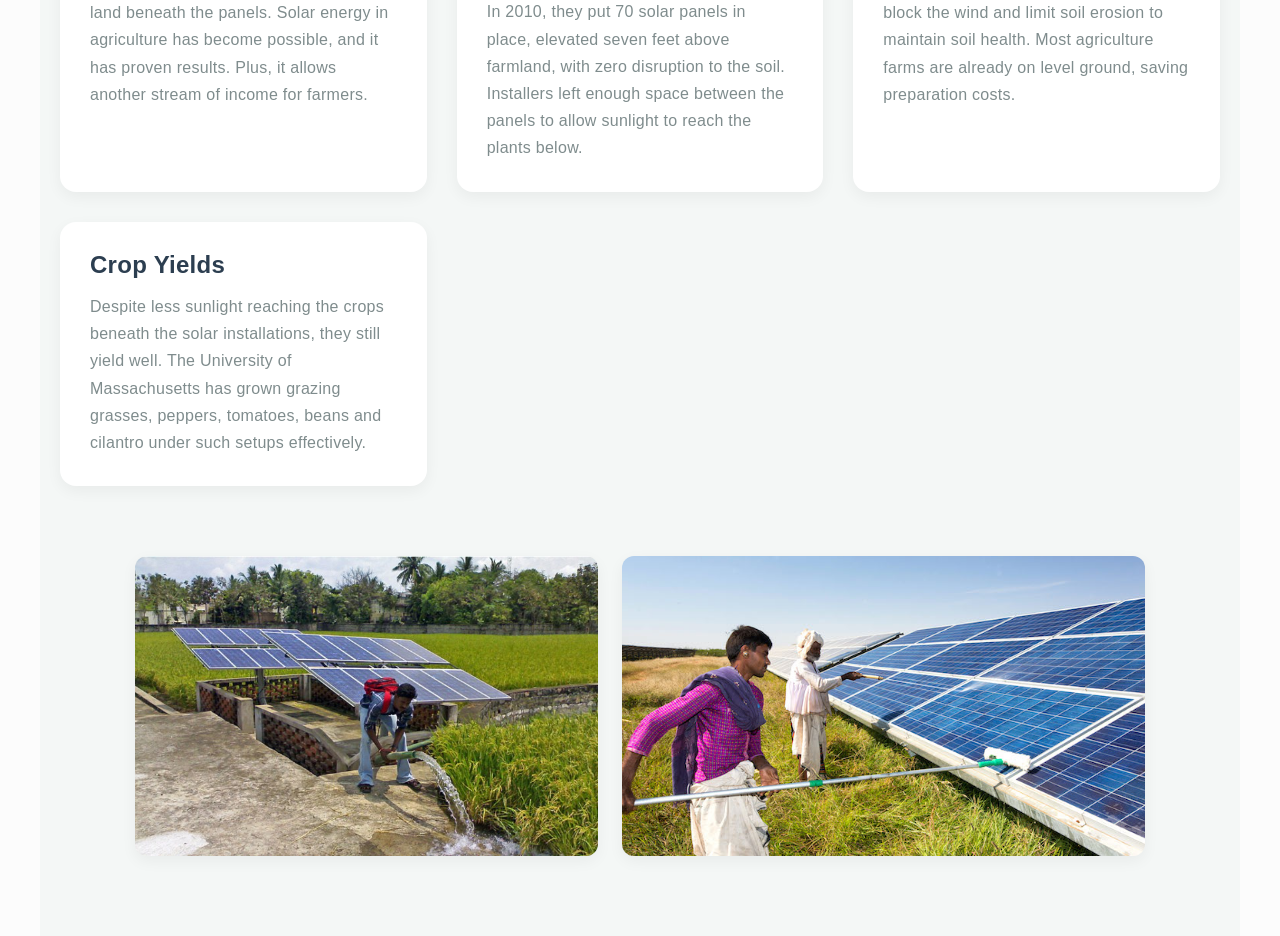
<file: solarpanel.html>
<!DOCTYPE html>
<html lang="en" dir="ltr">
  <head>
    <meta charset="utf-8">
    <title>Solar Panels in Agronomy</title>
    
      
	<!-- Base resets and styles to match Feedback page -->
	<link rel="stylesheet" href="plugins/bootstrap/css/bootstrap.min.css">
	<link rel="stylesheet" href="plugins/font-awesome/css/font-awesome.min.css">
	<link rel="stylesheet" href="css/style.css">
	<link rel="stylesheet" href="css/responsive.css">

	<link rel="stylesheet" href="css/premium.css">


</head>
<header>
		<div class="header">
			<a href="index.html" class="logo"><img src="images/footer-logo.png" alt="logo"></a>
			<div class="header-right">
				<div class="subnav">
					<button class="subnavbtn">Weather<i class="#"></i></button>
					<div class="subnav-content">
						<li><a href="weatherwebsite/index.html">Search</a></li>
						<li><a href="weatherwebsite/currentLocationW/index.html">Your Current Location</a></li>
					</div>
				</div>
				<a href="govts.html" class="subnavbtn">Government Schemes</a>
				<div class="subnav">
					<button class="subnavbtn">Crop<i class="#"></i></button>
					<div class="subnav-content">
						<li><a href="seed.html">Info on Seeds</a></li>
						<li><a href="seed price.html">Current Seeds Price</a></li>
						<li><a href="Fertilizer.html">Fertilizer</a></li>
					</div>
				</div>
				<div class="subnav">
					<button class="subnavbtn">Tech Knowledge<i class="#"></i></button>
					<div class="subnav-content">
						<li><a href="solarpanel.html">Solar Panel</a></li>
						<li><a href="tech.html">Modern Day Tech</a></li>
					</div>
				</div>
				<a href="Feedback.html" class="subnavbtn">Feedback</a>
			</div>

		</div>

	</header>
	<section class="subpage-hero">
		<h1>Solar Panels in Agronomy</h1>
		<p style="margin-top:20px; font-size: 20px; font-weight: 300;">Harness the power of the sun to fuel the future of farming.</p>
	</section>

	<section class="modern-section">
		<div class="split-showcase">
			<div class="split-showcase-text">
				<h3>Solar Panels in INDIA</h3>
				<p>The Sun has been worshiped as a life-giver to our planet since ancient times. India is endowed with vast solar energy potential. About 5,000 trillion kWh per year energy is incident over India's land area. Solar photovoltaics power can effectively be harnessed providing huge scalability in India.</p>
                <div style="margin-top: 15px;">
                    <a href="https://www.mnre.gov.in/solar/current-status" target="_blank" class="btn-modern btn-outline" style="color:var(--primary-dark) !important; border-color:var(--primary-dark); padding: 8px 20px; font-size: 14px;">MNRE Current Status</a>
                </div>

				<h3 style="margin-top: 40px;">Policies and Schemes</h3>
				<p>The Indian government revised the Solar Mission in 2014. It targets for 100 GW installed capacity of solar electricity by 2022. To reach this ambitious target, the government announced several policies.</p>
                <div style="margin-top: 15px;">
                    <ul style="list-style-type: none; padding-left: 0;">
                        <li style="margin-bottom: 10px;">✅ <a href="http://upneda.org.in/KUSUM_Yojna.aspx" style="color:var(--primary-dark); font-weight:600; text-decoration:none;">KUSUM Yojna</a></li>
                        <li style="margin-bottom: 10px;">✅ <a href="https://mnre.gov.in/Solar/policy-and-guidelines/" style="color:var(--primary-dark); font-weight:600; text-decoration:none;">Gov. policies and guidelines</a></li>
                        <li>✅ <a href="solarify.in/blog/policies-regulations-solar-energy-india" style="color:var(--primary-dark); font-weight:600; text-decoration:none;">Solar Energy Regulations</a></li>
                    </ul>
                </div>
			</div>
			<div class="split-showcase-img">
				<img src="technical/1.jpg" alt="Solar Panels in Field">
			</div>
		</div>
	</section>

	<section class="modern-section" style="background: var(--bg-section);">
		<div class="modern-section-title">
			<h2><span>Agrivoltaics & Agriculture</span></h2>
            <p style="font-size: 18px; color: var(--text-muted); margin-top: 15px;">How solar energy can coincide with crop and animal agriculture.</p>
		</div>

		<div class="modern-grid grid-2">
            
            <div class="modern-card">
                <div class="modern-card-body">
                    <h3>Coexistence & Dual-Use</h3>
                    <p>Researchers have found that plants will grow and produce below elevated solar panels, and animals can still graze the land beneath the panels. Solar energy in agriculture has become possible, and it has proven results. Plus, it allows another stream of income for farmers.</p>
                </div>
            </div>

            <div class="modern-card">
                <div class="modern-card-body">
                    <h3>The Beginnings of Agrivoltaics</h3>
                    <p>The University of Massachusetts has been researching agrivoltaics since 2008. In 2010, they put 70 solar panels in place, elevated seven feet above farmland, with zero disruption to the soil. Installers left enough space between the panels to allow sunlight to reach the plants below.</p>
                </div>
            </div>

            <div class="modern-card">
                <div class="modern-card-body">
                    <h3>Benefits to Landowners</h3>
                    <p>For landowners, the solar panels provide self-generated energy, which decreases the cost of utility bills. The panels also block the wind and limit soil erosion to maintain soil health. Most agriculture farms are already on level ground, saving preparation costs.</p>
                </div>
            </div>

            <div class="modern-card">
                <div class="modern-card-body">
                    <h3>Crop Yields</h3>
                    <p>Despite less sunlight reaching the crops beneath the solar installations, they still yield well. The University of Massachusetts has grown grazing grasses, peppers, tomatoes, beans and cilantro under such setups effectively.</p>
                </div>
            </div>

		</div>

        <div style="margin-top: 50px; text-align: center;">
            <img src="technical/3.jpg" alt="Solar Farm" style="height: 300px; border-radius: 12px; margin: 0 10px; box-shadow: var(--soft-shadow);">
            <img src="technical/2.jpg" alt="Solar Irrigation" style="height: 300px; border-radius: 12px; margin: 0 10px; box-shadow: var(--soft-shadow);">
        </div>
	</section>


    <!-- Back to Top Button -->
    <a href="#" class="back-to-top" id="backToTopBtn" aria-label="Go to top">↑</a>
    <script src="js/custom.js"></script>
</body>
</html>
</file>
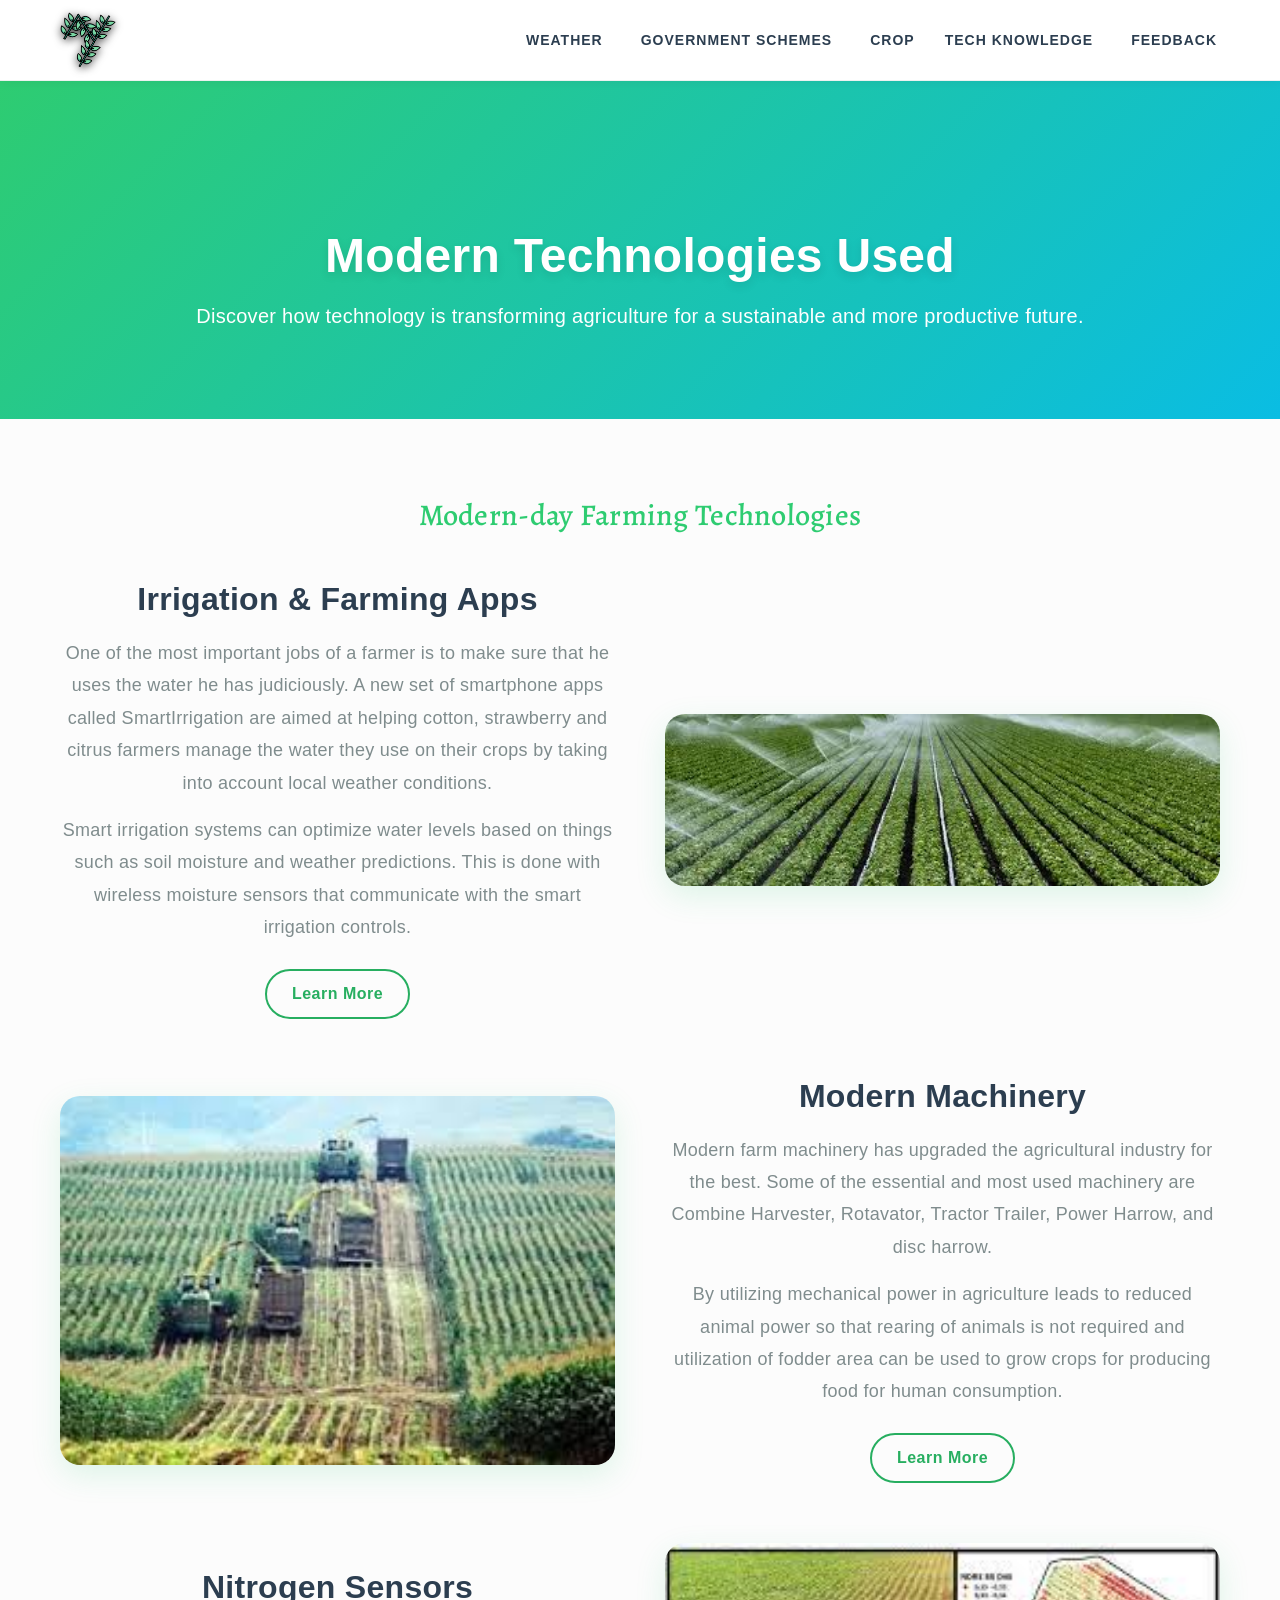
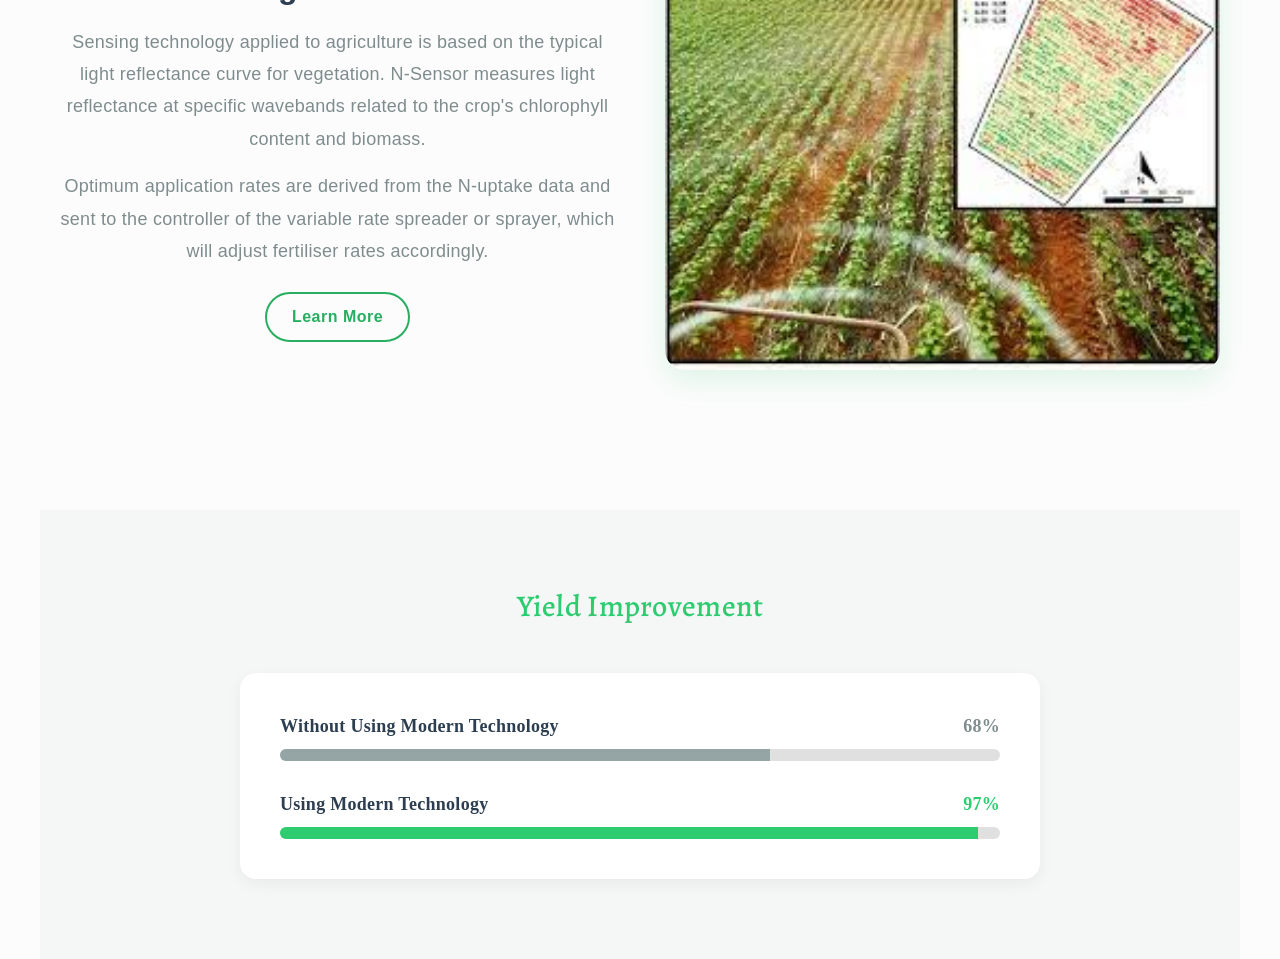
<file: tech.html>
<!DOCTYPE html>
<html lang="en" dir="ltr">

  
  <head>
    <meta charset="utf-8">
    <title>Modern Technologies Used</title>
    <link rel="stylesheet" href="technical/css/styel.css">
      
	<!-- Base resets and styles to match Feedback page -->
	<link rel="stylesheet" href="plugins/bootstrap/css/bootstrap.min.css">
	<link rel="stylesheet" href="plugins/font-awesome/css/font-awesome.min.css">
	<link rel="stylesheet" href="css/style.css">
	<link rel="stylesheet" href="css/responsive.css">

	<link rel="stylesheet" href="css/premium.css">


</head>
  <body>

    <header>
		<div class="header">
			<a href="index.html" class="logo"><img src="images/footer-logo.png" alt="logo"></a>
			<div class="header-right">
				<div class="subnav">
					<button class="subnavbtn">Weather<i class="#"></i></button>
					<div class="subnav-content">
						<li><a href="weatherwebsite/index.html">Search</a></li>
						<li><a href="weatherwebsite/currentLocationW/index.html">Your Current Location</a></li>
					</div>
				</div>
				<a href="govts.html" class="subnavbtn">Government Schemes</a>
				<div class="subnav">
					<button class="subnavbtn">Crop<i class="#"></i></button>
					<div class="subnav-content">
						<li><a href="seed.html">Info on Seeds</a></li>
						<li><a href="seed price.html">Current Seeds Price</a></li>
						<li><a href="Fertilizer.html">Fertilizer</a></li>
					</div>
				</div>
				<div class="subnav">
					<button class="subnavbtn">Tech Knowledge<i class="#"></i></button>
					<div class="subnav-content">
						<li><a href="solarpanel.html">Solar Panel</a></li>
						<li><a href="tech.html">Modern Day Tech</a></li>
					</div>
				</div>
				<a href="Feedback.html" class="subnavbtn">Feedback</a>
			</div>

		</div>

	</header>
	<section class="subpage-hero">
		<h1>Modern Technologies Used</h1>
		<p style="margin-top:20px; font-size: 20px; font-weight: 300;">Discover how technology is transforming agriculture for a sustainable and more productive future.</p>
	</section>

	<section class="modern-section">
		<div class="modern-section-title">
			<h2><span>Modern-day Farming Technologies</span></h2>
		</div>

		<!-- Tech 1 -->
		<div class="split-showcase">
			<div class="split-showcase-text">
				<h3>Irrigation & Farming Apps</h3>
				<p>One of the most important jobs of a farmer is to make sure that he uses the water he has judiciously. A new set of smartphone apps called SmartIrrigation are aimed at helping cotton, strawberry and citrus farmers manage the water they use on their crops by taking into account local weather conditions.</p>
				<p style="margin-top: 15px;">Smart irrigation systems can optimize water levels based on things such as soil moisture and weather predictions. This is done with wireless moisture sensors that communicate with the smart irrigation controls.</p>
                <div style="margin-top: 25px;">
                    <a href="https://www.india.gov.in/topics/agriculture/irrigation" target="_blank" class="btn-modern btn-outline" style="color:var(--primary-dark) !important; border-color:var(--primary-dark); padding: 10px 25px;">Learn More</a>
                </div>
			</div>
			<div class="split-showcase-img">
				<img src="images/Tech1.jpeg" alt="Smart Irrigation">
			</div>
		</div>

		<!-- Tech 2 -->
		<div class="split-showcase reverse">
			<div class="split-showcase-text">
				<h3>Modern Machinery</h3>
				<p>Modern farm machinery has upgraded the agricultural industry for the best. Some of the essential and most used machinery are Combine Harvester, Rotavator, Tractor Trailer, Power Harrow, and disc harrow.</p>
				<p style="margin-top: 15px;">By utilizing mechanical power in agriculture leads to reduced animal power so that rearing of animals is not required and utilization of fodder area can be used to grow crops for producing food for human consumption.</p>
                <div style="margin-top: 25px;">
                    <a href="https://agrimachinery.nic.in/" target="_blank" class="btn-modern btn-outline" style="color:var(--primary-dark) !important; border-color:var(--primary-dark); padding: 10px 25px;">Learn More</a>
                </div>
			</div>
			<div class="split-showcase-img">
				<img src="images/tech4.jpeg" alt="Modern Machinery">
			</div>
		</div>

		<!-- Tech 3 -->
		<div class="split-showcase">
			<div class="split-showcase-text">
				<h3>Nitrogen Sensors</h3>
				<p>Sensing technology applied to agriculture is based on the typical light reflectance curve for vegetation. N-Sensor measures light reflectance at specific wavebands related to the crop's chlorophyll content and biomass.</p>
				<p style="margin-top: 15px;">Optimum application rates are derived from the N-uptake data and sent to the controller of the variable rate spreader or sprayer, which will adjust fertiliser rates accordingly.</p>
                <div style="margin-top: 25px;">
                    <a href="https://www.yara.in/crop-nutrition/farmers-toolbox/n-sensor/" target="_blank" class="btn-modern btn-outline" style="color:var(--primary-dark) !important; border-color:var(--primary-dark); padding: 10px 25px;">Learn More</a>
                </div>
			</div>
			<div class="split-showcase-img">
				<img src="images/tech7.jpeg" alt="Nitrogen Sensors">
			</div>
		</div>

	</section>

    <!-- Improvement Stats Section -->
    <section class="modern-section" style="background: var(--bg-section);">
        <div class="modern-section-title">
			<h2><span>Yield Improvement</span></h2>
		</div>
        <div style="max-width: 800px; margin: 0 auto; background: var(--card-bg); padding: 40px; border-radius: 16px; box-shadow: var(--soft-shadow);">
            
            <div style="margin-bottom: 30px;">
                <div style="display: flex; justify-content: space-between; font-weight: 700; font-family:'Outfit'; font-size: 18px; margin-bottom: 10px;">
                    <span>Without Using Modern Technology</span>
                    <span style="color: var(--text-muted);">68%</span>
                </div>
                <div style="width: 100%; background: #e0e0e0; border-radius: 10px; height: 12px; overflow: hidden;">
                    <div style="width: 68%; background: #95a5a6; height: 100%;"></div>
                </div>
            </div>

            <div>
                <div style="display: flex; justify-content: space-between; font-weight: 700; font-family:'Outfit'; font-size: 18px; margin-bottom: 10px;">
                    <span>Using Modern Technology</span>
                    <span style="color: var(--primary-green);">97%</span>
                </div>
                <div style="width: 100%; background: #e0e0e0; border-radius: 10px; height: 12px; overflow: hidden;">
                    <div style="width: 97%; background: var(--primary-green); height: 100%;"></div>
                </div>
            </div>

        </div>
    </section>

    <!-- Back to Top Button -->
    <a href="#" class="back-to-top" id="backToTopBtn" aria-label="Go to top">↑</a>
    <script src="js/custom.js"></script>
</body>
</html>
</file>
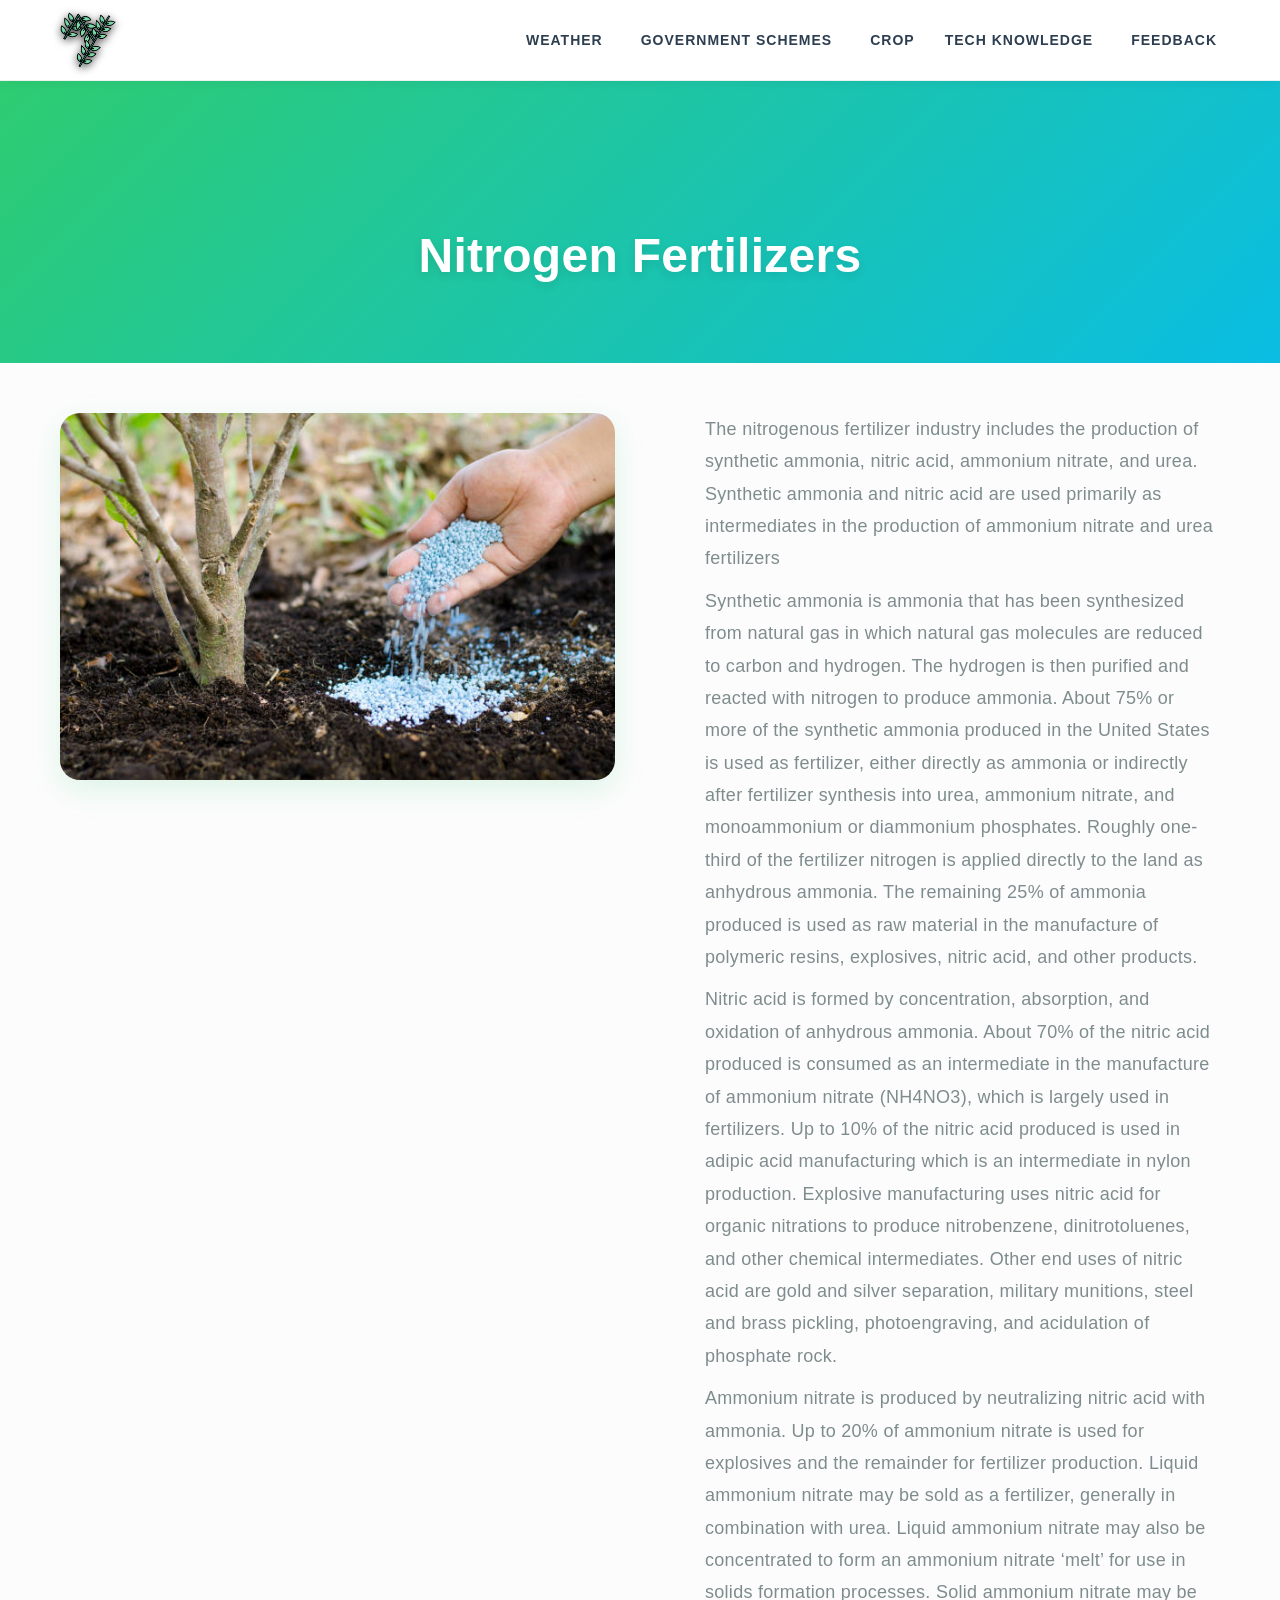
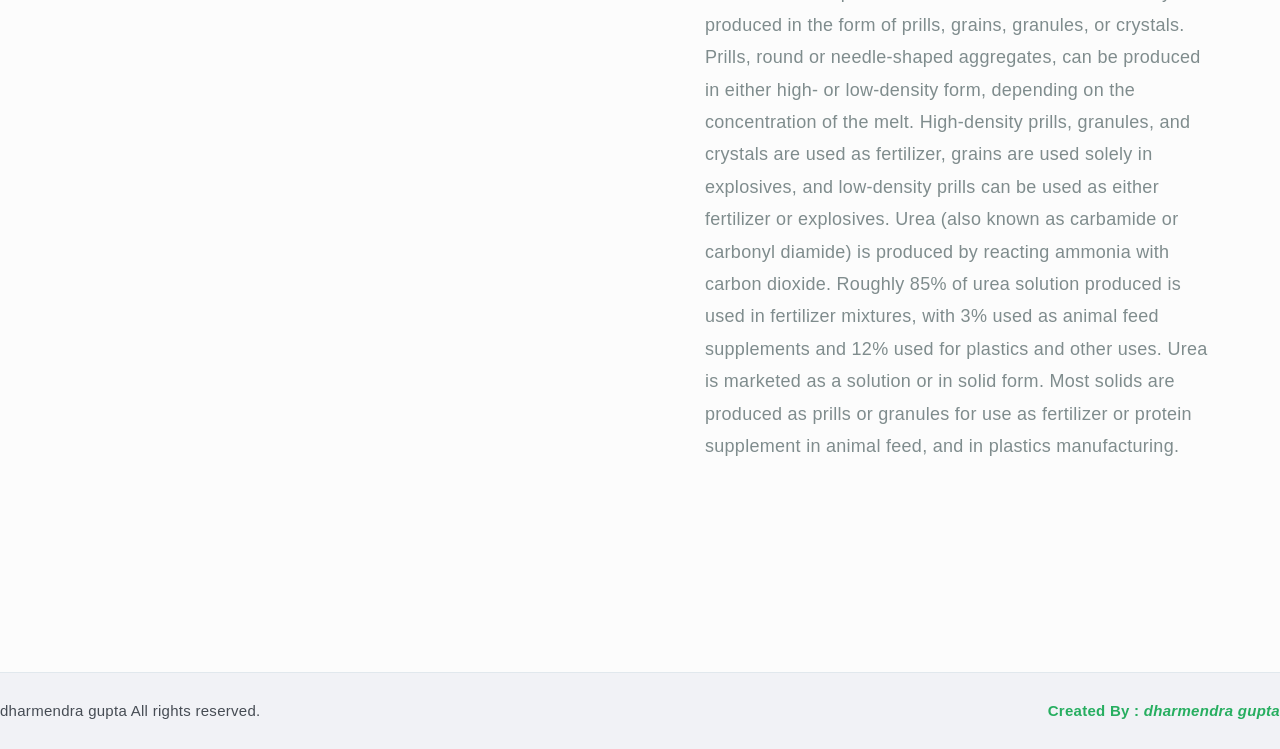
<file: seed/fertilizer/detail.html>
<!DOCTYPE html>
<html lang="en">
<head>
    <meta charset="utf-8">
    <meta name="viewport" content="width=device-width, initial-scale=1.0">
    <title>Nitrogen fertilizers</title>
    
    <!-- Base resets and styles to match Feedback page -->
    <link rel="stylesheet" href="../../plugins/bootstrap/css/bootstrap.min.css">
    <link rel="stylesheet" href="../../plugins/font-awesome/css/font-awesome.min.css">
    <link rel="stylesheet" href="../../css/style.css">
    <link rel="stylesheet" href="../../css/responsive.css">
    
    <!-- Premium UI -->
    <link rel="stylesheet" href="../../css/premium.css">
</head>
<body>

<!-- Start mainmenu -->
<header>
    <div class="header">
        <a href="../../index.html" class="logo"><img src="../../images/footer-logo.png" alt="logo"></a>
        <div class="header-right">
            <div class="subnav">
                <button class="subnavbtn">Weather<i class="#"></i></button>
                <div class="subnav-content">
                    <li><a href="../../weatherwebsite/index.html">Search</a></li>
                    <li><a href="../../weatherwebsite/currentLocationW/index.html">Your Current Location</a></li>
                </div>
            </div>
            <a href="../../govts.html" class="subnavbtn">Government Schemes</a>
            <div class="subnav">
                <button class="subnavbtn">Crop<i class="#"></i></button>
                <div class="subnav-content">
                    <li><a href="../../seed.html">Info on Seeds</a></li>
                    <li><a href="../../seed price.html">Current Seeds Price</a></li>
                    <li><a href="../../Fertilizer.html">Fertilizer</a></li>
                </div>
            </div>
            <div class="subnav">
                <button class="subnavbtn">Tech Knowledge<i class="#"></i></button>
                <div class="subnav-content">
                    <li><a href="../../solarpanel.html">Solar Panel</a></li>
                    <li><a href="../../tech.html">Modern Day Tech</a></li>
                </div>
            </div>
            <a href="../../Feedback.html" class="subnavbtn">Feedback</a>
        </div>
    </div>
</header>
<!-- End mainmenu -->

<section class="subpage-hero">
    <h1>Nitrogen Fertilizers</h1>
</section>

<section class="modern-section" style="padding-top: 50px;">
    <div class="thm-container">
        <div class="split-showcase" style="align-items: flex-start;">
            <div class="split-showcase-img" style="flex: 1;">
                <img src="img/i2.jpeg" alt="Fertilizer Image" style="border-radius: 12px; box-shadow: 0 10px 30px rgba(0,0,0,0.1); width: 100%;">
            </div>
            <div class="split-showcase-text" style="flex: 2; padding-left: 40px; font-size: 16px; line-height: 1.8; color: var(--text-dark);">
                <p>The nitrogenous fertilizer industry includes the production of synthetic ammonia, nitric acid, ammonium nitrate, and urea. Synthetic ammonia and nitric acid are used primarily as intermediates in the production of ammonium nitrate and urea fertilizers</p>
		<p>Synthetic ammonia is ammonia that has been synthesized from natural gas in which natural gas molecules are reduced to carbon and hydrogen. The hydrogen is then purified and reacted with nitrogen to produce ammonia. About 75% or more of the synthetic ammonia produced in the United States is used as fertilizer, either directly as ammonia or indirectly after fertilizer synthesis into urea, ammonium nitrate, and monoammonium or diammonium phosphates. Roughly one-third of the fertilizer nitrogen is applied directly to the land as anhydrous ammonia. The remaining 25% of ammonia produced is used as raw material in the manufacture of polymeric resins, explosives, nitric acid, and other products.</p>
		<p>Nitric acid is formed by concentration, absorption, and oxidation of anhydrous ammonia. About 70% of the nitric acid produced is consumed as an intermediate in the manufacture of ammonium nitrate (NH4NO3), which is largely used in fertilizers. Up to 10% of the nitric acid produced is used in adipic acid manufacturing which is an intermediate in nylon production. Explosive manufacturing uses nitric acid for organic nitrations to produce nitrobenzene, dinitrotoluenes, and other chemical intermediates. Other end uses of nitric acid are gold and silver separation, military munitions, steel and brass pickling, photoengraving, and acidulation of phosphate rock.</p>
		<p>Ammonium nitrate is produced by neutralizing nitric acid with ammonia. Up to 20% of ammonium nitrate is used for explosives and the remainder for fertilizer production. Liquid ammonium nitrate may be sold as a fertilizer, generally in combination with urea. Liquid ammonium nitrate may also be concentrated to form an ammonium nitrate ‘melt’ for use in solids formation processes. Solid ammonium nitrate may be produced in the form of prills, grains, granules, or crystals. Prills, round or needle-shaped aggregates, can be produced in either high- or low-density form, depending on the concentration of the melt. High-density prills, granules, and crystals are used as fertilizer, grains are used solely in explosives, and low-density prills can be used as either fertilizer or explosives.

Urea (also known as carbamide or carbonyl diamide) is produced by reacting ammonia with carbon dioxide. Roughly 85% of urea solution produced is used in fertilizer mixtures, with 3% used as animal feed supplements and 12% used for plastics and other uses. Urea is marketed as a solution or in solid form. Most solids are produced as prills or granules for use as fertilizer or protein supplement in animal feed, and in plastics manufacturing.</p>
            </div>
        </div>
    </div>
</section>

<section class="bottom-bar" style="margin-top: 60px;">
    <div class="thm-container clearfix">
        <div class="pull-left">
            <p>dharmendra gupta All rights reserved.</p>
        </div>
        <div class="pull-right">
            <a href="#">Created By : <i>dharmendra gupta</i> </a>
        </div>
    </div>
</section>

<!-- Back to Top Button -->
<a href="#" class="back-to-top" id="backToTopBtn" aria-label="Go to top">↑</a>
<script src="../../js/custom.js"></script>

</body>
</html>
</file>
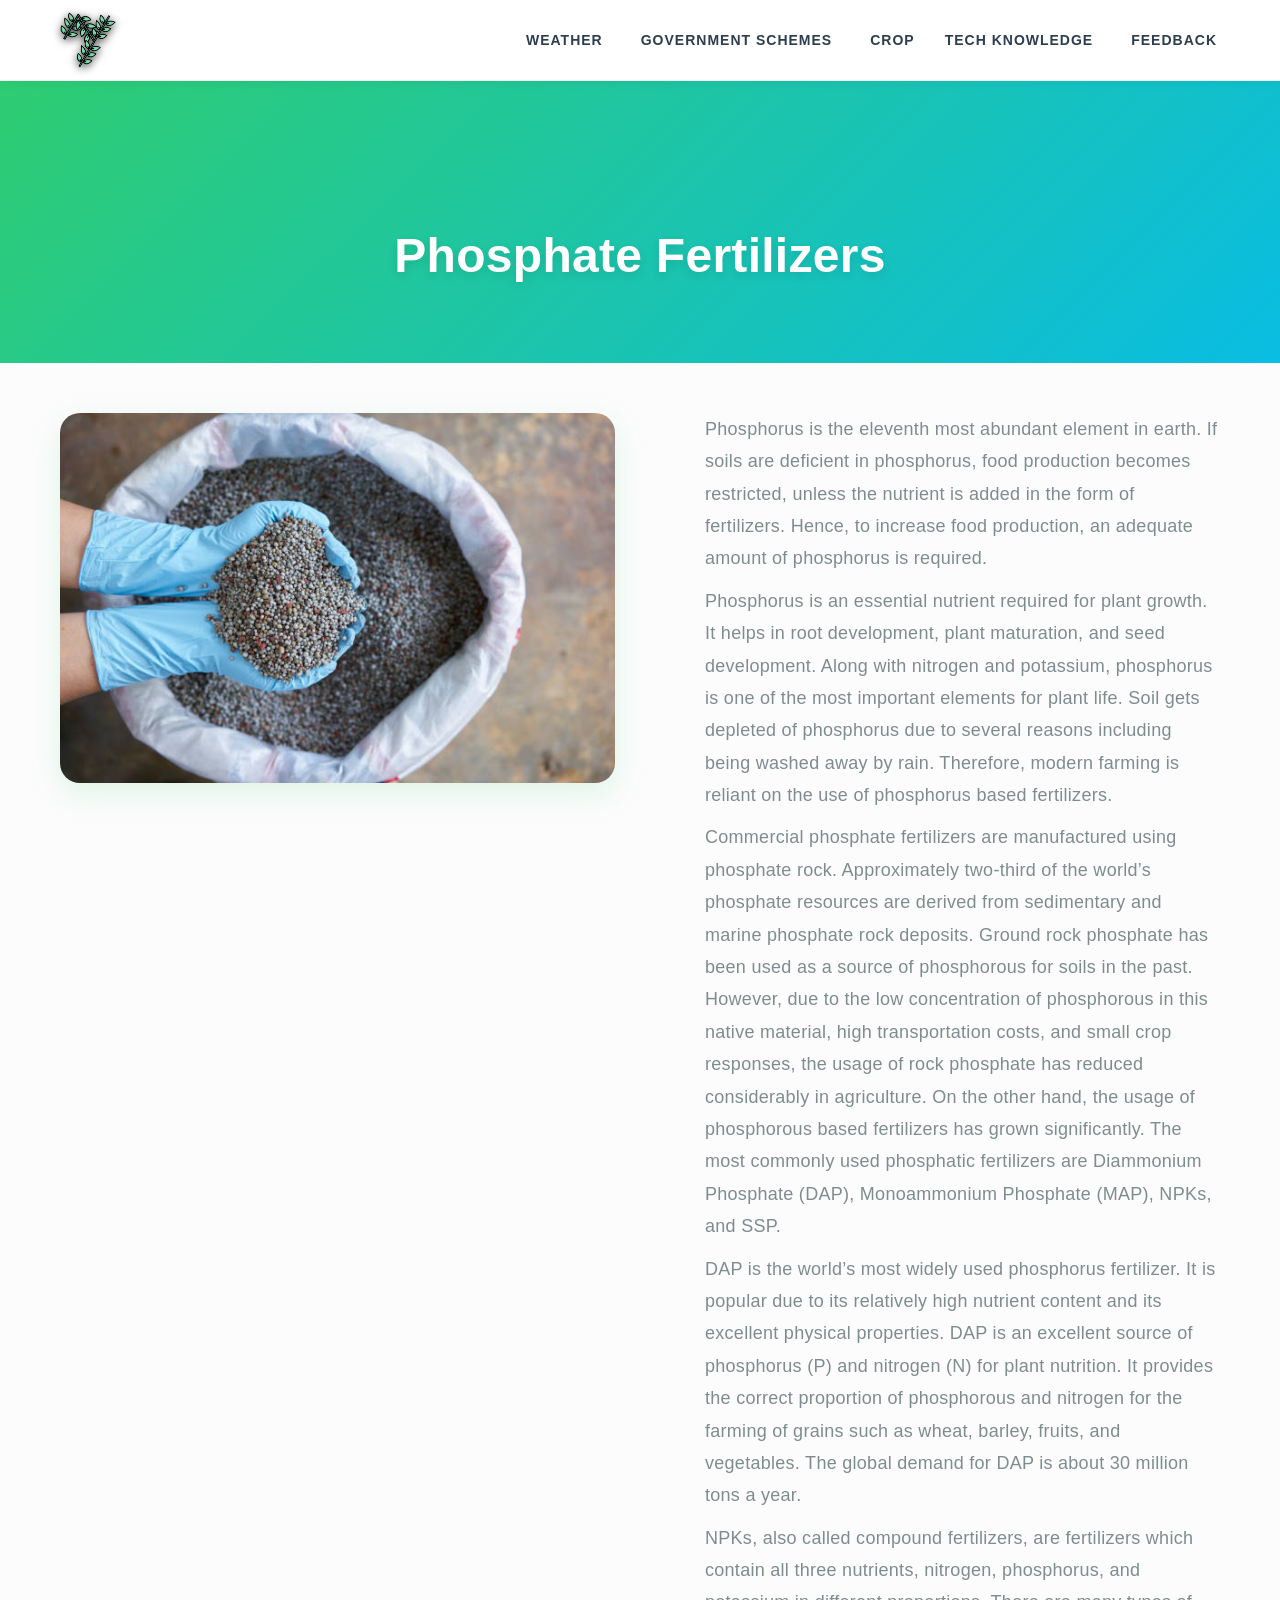
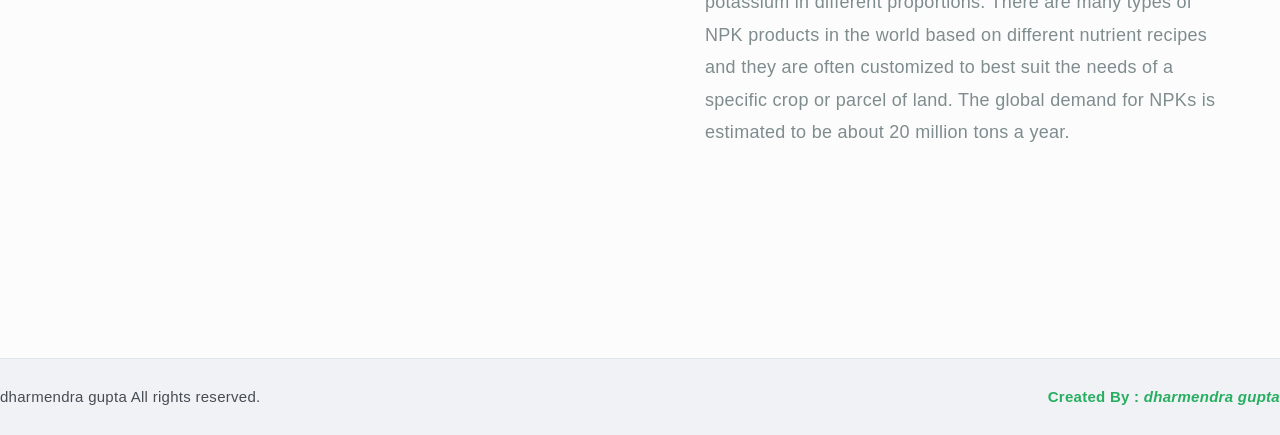
<file: seed/fertilizer/detail2.html>
<!DOCTYPE html>
<html lang="en">
<head>
    <meta charset="utf-8">
    <meta name="viewport" content="width=device-width, initial-scale=1.0">
    <title>Phosphate Fertilizers</title>
    
    <!-- Base resets and styles to match Feedback page -->
    <link rel="stylesheet" href="../../plugins/bootstrap/css/bootstrap.min.css">
    <link rel="stylesheet" href="../../plugins/font-awesome/css/font-awesome.min.css">
    <link rel="stylesheet" href="../../css/style.css">
    <link rel="stylesheet" href="../../css/responsive.css">
    
    <!-- Premium UI -->
    <link rel="stylesheet" href="../../css/premium.css">
</head>
<body>

<!-- Start mainmenu -->
<header>
    <div class="header">
        <a href="../../index.html" class="logo"><img src="../../images/footer-logo.png" alt="logo"></a>
        <div class="header-right">
            <div class="subnav">
                <button class="subnavbtn">Weather<i class="#"></i></button>
                <div class="subnav-content">
                    <li><a href="../../weatherwebsite/index.html">Search</a></li>
                    <li><a href="../../weatherwebsite/currentLocationW/index.html">Your Current Location</a></li>
                </div>
            </div>
            <a href="../../govts.html" class="subnavbtn">Government Schemes</a>
            <div class="subnav">
                <button class="subnavbtn">Crop<i class="#"></i></button>
                <div class="subnav-content">
                    <li><a href="../../seed.html">Info on Seeds</a></li>
                    <li><a href="../../seed price.html">Current Seeds Price</a></li>
                    <li><a href="../../Fertilizer.html">Fertilizer</a></li>
                </div>
            </div>
            <div class="subnav">
                <button class="subnavbtn">Tech Knowledge<i class="#"></i></button>
                <div class="subnav-content">
                    <li><a href="../../solarpanel.html">Solar Panel</a></li>
                    <li><a href="../../tech.html">Modern Day Tech</a></li>
                </div>
            </div>
            <a href="../../Feedback.html" class="subnavbtn">Feedback</a>
        </div>
    </div>
</header>
<!-- End mainmenu -->

<section class="subpage-hero">
    <h1>Phosphate Fertilizers</h1>
</section>

<section class="modern-section" style="padding-top: 50px;">
    <div class="thm-container">
        <div class="split-showcase" style="align-items: flex-start;">
            <div class="split-showcase-img" style="flex: 1;">
                <img src="img/i3.jpeg" alt="Fertilizer Image" style="border-radius: 12px; box-shadow: 0 10px 30px rgba(0,0,0,0.1); width: 100%;">
            </div>
            <div class="split-showcase-text" style="flex: 2; padding-left: 40px; font-size: 16px; line-height: 1.8; color: var(--text-dark);">
                <p>Phosphorus is the eleventh most abundant element in earth. If soils are deficient in phosphorus, food production becomes restricted, unless the nutrient is added in the form of fertilizers. Hence, to increase food production, an adequate amount of phosphorus is required.</p>
		<p>Phosphorus is an essential nutrient required for plant growth. It helps in root development, plant maturation, and seed development. Along with nitrogen and potassium, phosphorus is one of the most important elements for plant life. Soil gets depleted of phosphorus due to several reasons including being washed away by rain. Therefore, modern farming is reliant on the use of phosphorus based fertilizers.</p>
		<p>Commercial phosphate fertilizers are manufactured using phosphate rock. Approximately two-third of the world’s phosphate resources are derived from sedimentary and marine phosphate rock deposits. Ground rock phosphate has been used as a source of phosphorous for soils in the past. However, due to the low concentration of phosphorous in this native material, high transportation costs, and small crop responses, the usage of rock phosphate has reduced considerably in agriculture. On the other hand, the usage of phosphorous based fertilizers has grown significantly. The most commonly used phosphatic fertilizers are Diammonium Phosphate (DAP), Monoammonium Phosphate (MAP), NPKs, and SSP.</p>
		<p>DAP is the world’s most widely used phosphorus fertilizer. It is popular due to its relatively high nutrient content and its excellent physical properties. DAP is an excellent source of phosphorus (P) and nitrogen (N) for plant nutrition. It provides the correct proportion of phosphorous and nitrogen for the farming of grains such as wheat, barley, fruits, and vegetables. The global demand for DAP is about 30 million tons a year.</p>
		<p>NPKs, also called compound fertilizers, are fertilizers which contain all three nutrients, nitrogen, phosphorus, and potassium in different proportions. There are many types of NPK products in the world based on different nutrient recipes and they are often customized to best suit the needs of a specific crop or parcel of land. The global demand for NPKs is estimated to be about 20 million tons a year.</p>
            </div>
        </div>
    </div>
</section>

<section class="bottom-bar" style="margin-top: 60px;">
    <div class="thm-container clearfix">
        <div class="pull-left">
            <p>dharmendra gupta All rights reserved.</p>
        </div>
        <div class="pull-right">
            <a href="#">Created By : <i>dharmendra gupta</i> </a>
        </div>
    </div>
</section>

<!-- Back to Top Button -->
<a href="#" class="back-to-top" id="backToTopBtn" aria-label="Go to top">↑</a>
<script src="../../js/custom.js"></script>

</body>
</html>
</file>
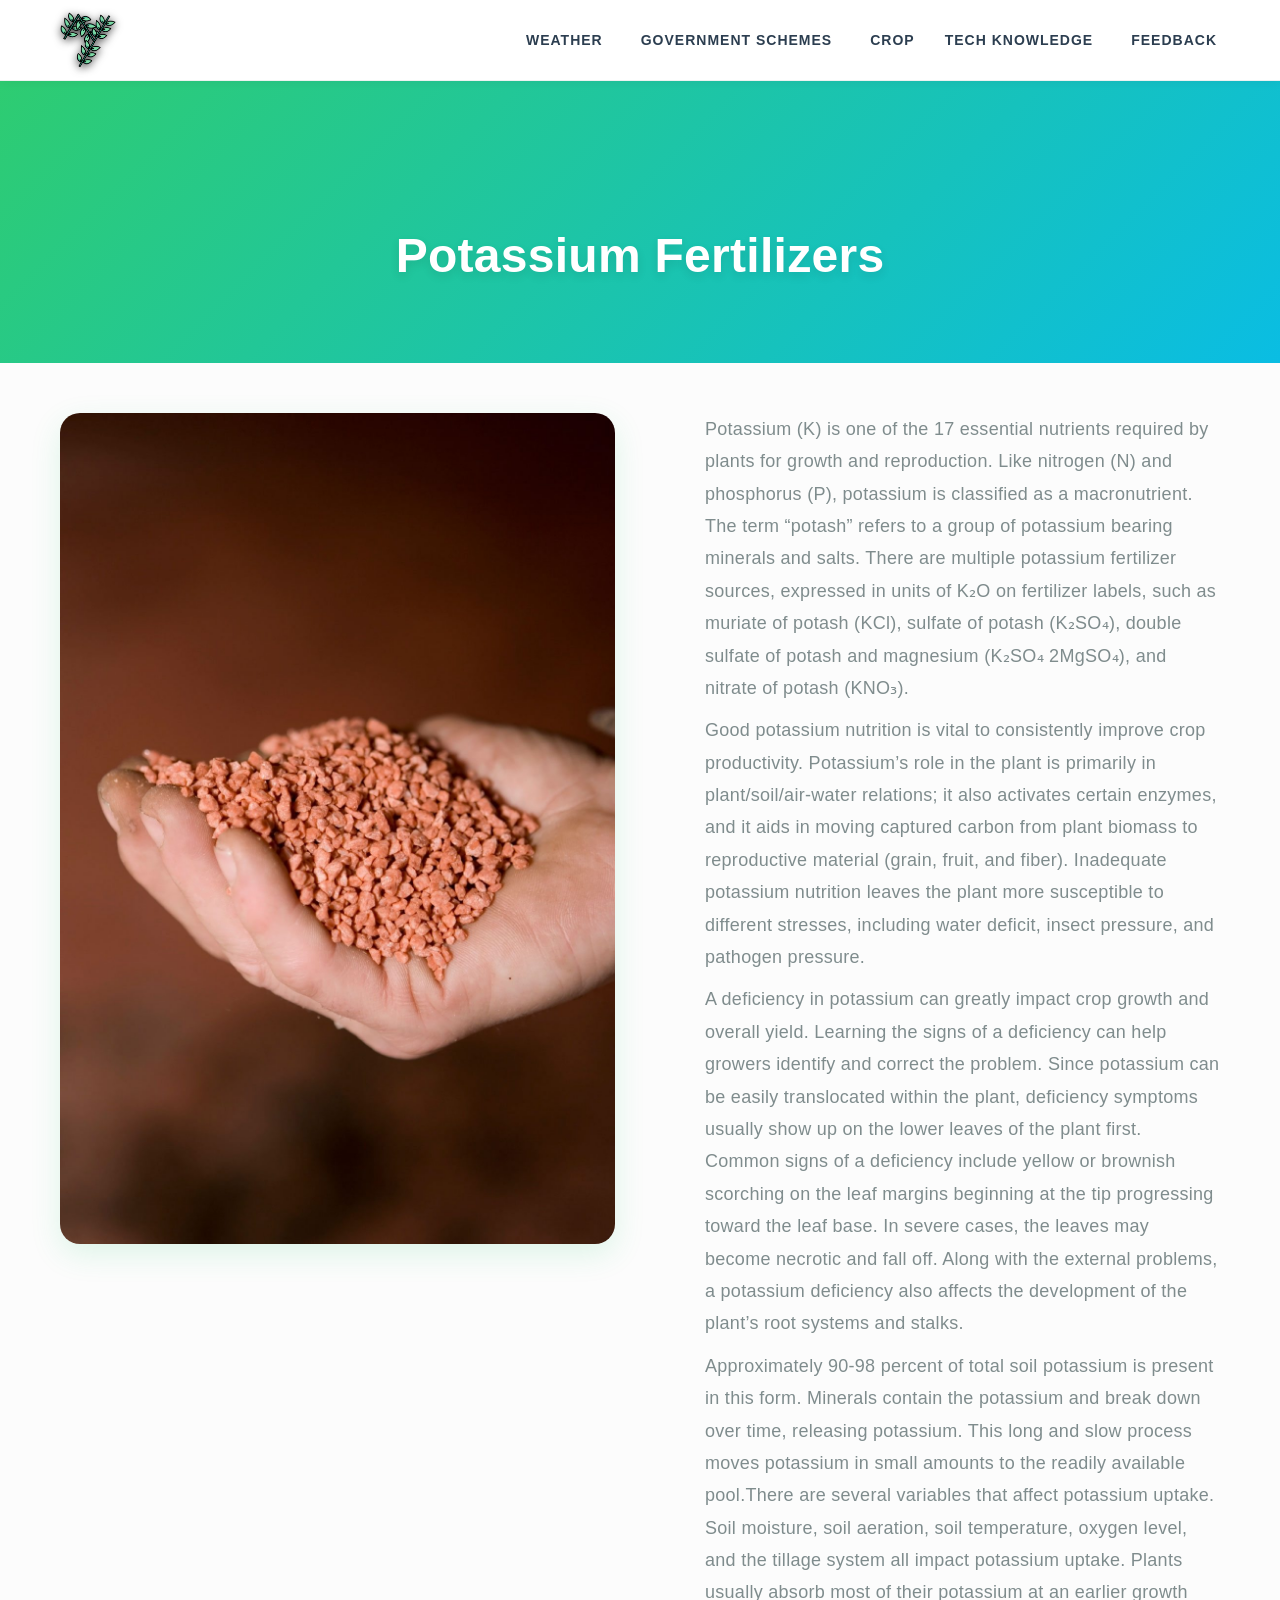
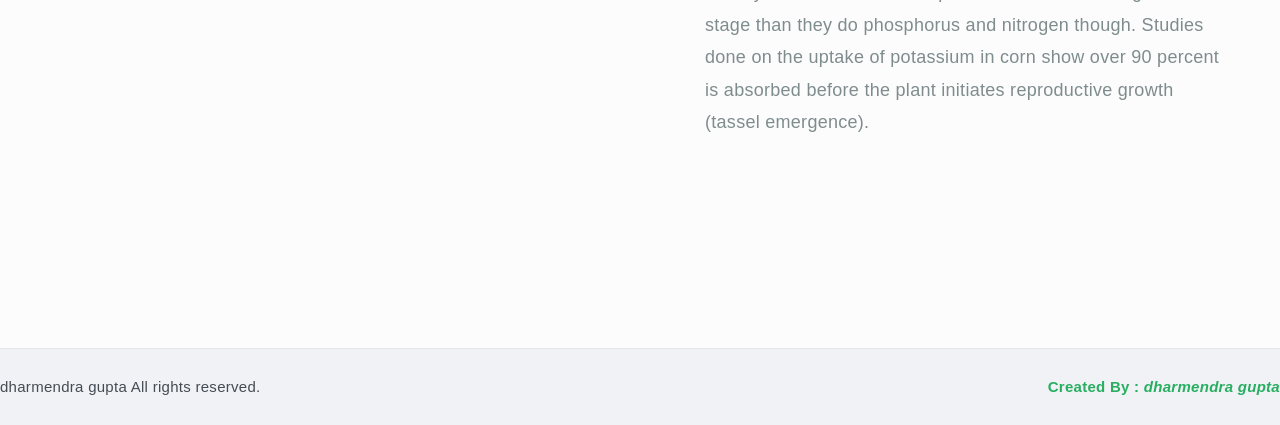
<file: seed/fertilizer/detail3.html>
<!DOCTYPE html>
<html lang="en">
<head>
    <meta charset="utf-8">
    <meta name="viewport" content="width=device-width, initial-scale=1.0">
    <title>Potassium Fertilizer</title>
    
    <!-- Base resets and styles to match Feedback page -->
    <link rel="stylesheet" href="../../plugins/bootstrap/css/bootstrap.min.css">
    <link rel="stylesheet" href="../../plugins/font-awesome/css/font-awesome.min.css">
    <link rel="stylesheet" href="../../css/style.css">
    <link rel="stylesheet" href="../../css/responsive.css">
    
    <!-- Premium UI -->
    <link rel="stylesheet" href="../../css/premium.css">
</head>
<body>

<!-- Start mainmenu -->
<header>
    <div class="header">
        <a href="../../index.html" class="logo"><img src="../../images/footer-logo.png" alt="logo"></a>
        <div class="header-right">
            <div class="subnav">
                <button class="subnavbtn">Weather<i class="#"></i></button>
                <div class="subnav-content">
                    <li><a href="../../weatherwebsite/index.html">Search</a></li>
                    <li><a href="../../weatherwebsite/currentLocationW/index.html">Your Current Location</a></li>
                </div>
            </div>
            <a href="../../govts.html" class="subnavbtn">Government Schemes</a>
            <div class="subnav">
                <button class="subnavbtn">Crop<i class="#"></i></button>
                <div class="subnav-content">
                    <li><a href="../../seed.html">Info on Seeds</a></li>
                    <li><a href="../../seed price.html">Current Seeds Price</a></li>
                    <li><a href="../../Fertilizer.html">Fertilizer</a></li>
                </div>
            </div>
            <div class="subnav">
                <button class="subnavbtn">Tech Knowledge<i class="#"></i></button>
                <div class="subnav-content">
                    <li><a href="../../solarpanel.html">Solar Panel</a></li>
                    <li><a href="../../tech.html">Modern Day Tech</a></li>
                </div>
            </div>
            <a href="../../Feedback.html" class="subnavbtn">Feedback</a>
        </div>
    </div>
</header>
<!-- End mainmenu -->

<section class="subpage-hero">
    <h1>Potassium Fertilizers</h1>
</section>

<section class="modern-section" style="padding-top: 50px;">
    <div class="thm-container">
        <div class="split-showcase" style="align-items: flex-start;">
            <div class="split-showcase-img" style="flex: 1;">
                <img src="img/i5.jpeg" alt="Fertilizer Image" style="border-radius: 12px; box-shadow: 0 10px 30px rgba(0,0,0,0.1); width: 100%;">
            </div>
            <div class="split-showcase-text" style="flex: 2; padding-left: 40px; font-size: 16px; line-height: 1.8; color: var(--text-dark);">
                <p>Potassium (K) is one of the 17 essential nutrients required by plants for growth and reproduction. Like nitrogen (N) and phosphorus (P), potassium is classified as a macronutrient. The term “potash” refers to a group of potassium bearing minerals and salts. There are multiple potassium fertilizer sources, expressed in units of K₂O on fertilizer labels, such as muriate of potash (KCl), sulfate of potash (K₂SO₄), double sulfate of potash and magnesium (K₂SO₄ 2MgSO₄), and nitrate of potash (KNO₃).</p>
		<p>Good potassium nutrition is vital to consistently improve crop productivity. Potassium’s role in the plant is primarily in plant/soil/air-water relations; it also activates certain enzymes, and it aids in moving captured carbon from plant biomass to reproductive material (grain, fruit, and fiber). Inadequate potassium nutrition leaves the plant more susceptible to different stresses, including water deficit, insect pressure, and pathogen pressure.</p>
		<p>A deficiency in potassium can greatly impact crop growth and overall yield. Learning the signs of a deficiency can help growers identify and correct the problem. Since potassium can be easily translocated within the plant, deficiency symptoms usually show up on the lower leaves of the plant first. Common signs of a deficiency include yellow or brownish scorching on the leaf margins beginning at the tip progressing toward the leaf base. In severe cases, the leaves may become necrotic and fall off. Along with the external problems, a potassium deficiency also affects the development of the plant’s root systems and stalks.</p>
		<p>Approximately 90-98 percent of total soil potassium is present in this form. Minerals contain the potassium and break down over time, releasing potassium. This long and slow process moves potassium in small amounts to the readily available pool.There are several variables that affect potassium uptake. Soil moisture, soil aeration, soil temperature, oxygen level, and the tillage system all impact potassium uptake. Plants usually absorb most of their potassium at an earlier growth stage than they do phosphorus and nitrogen though. Studies done on the uptake of potassium in corn show over 90 percent is absorbed before the plant initiates reproductive growth (tassel emergence). </p>
            </div>
        </div>
    </div>
</section>

<section class="bottom-bar" style="margin-top: 60px;">
    <div class="thm-container clearfix">
        <div class="pull-left">
            <p>dharmendra gupta All rights reserved.</p>
        </div>
        <div class="pull-right">
            <a href="#">Created By : <i>dharmendra gupta</i> </a>
        </div>
    </div>
</section>

<!-- Back to Top Button -->
<a href="#" class="back-to-top" id="backToTopBtn" aria-label="Go to top">↑</a>
<script src="../../js/custom.js"></script>

</body>
</html>
</file>
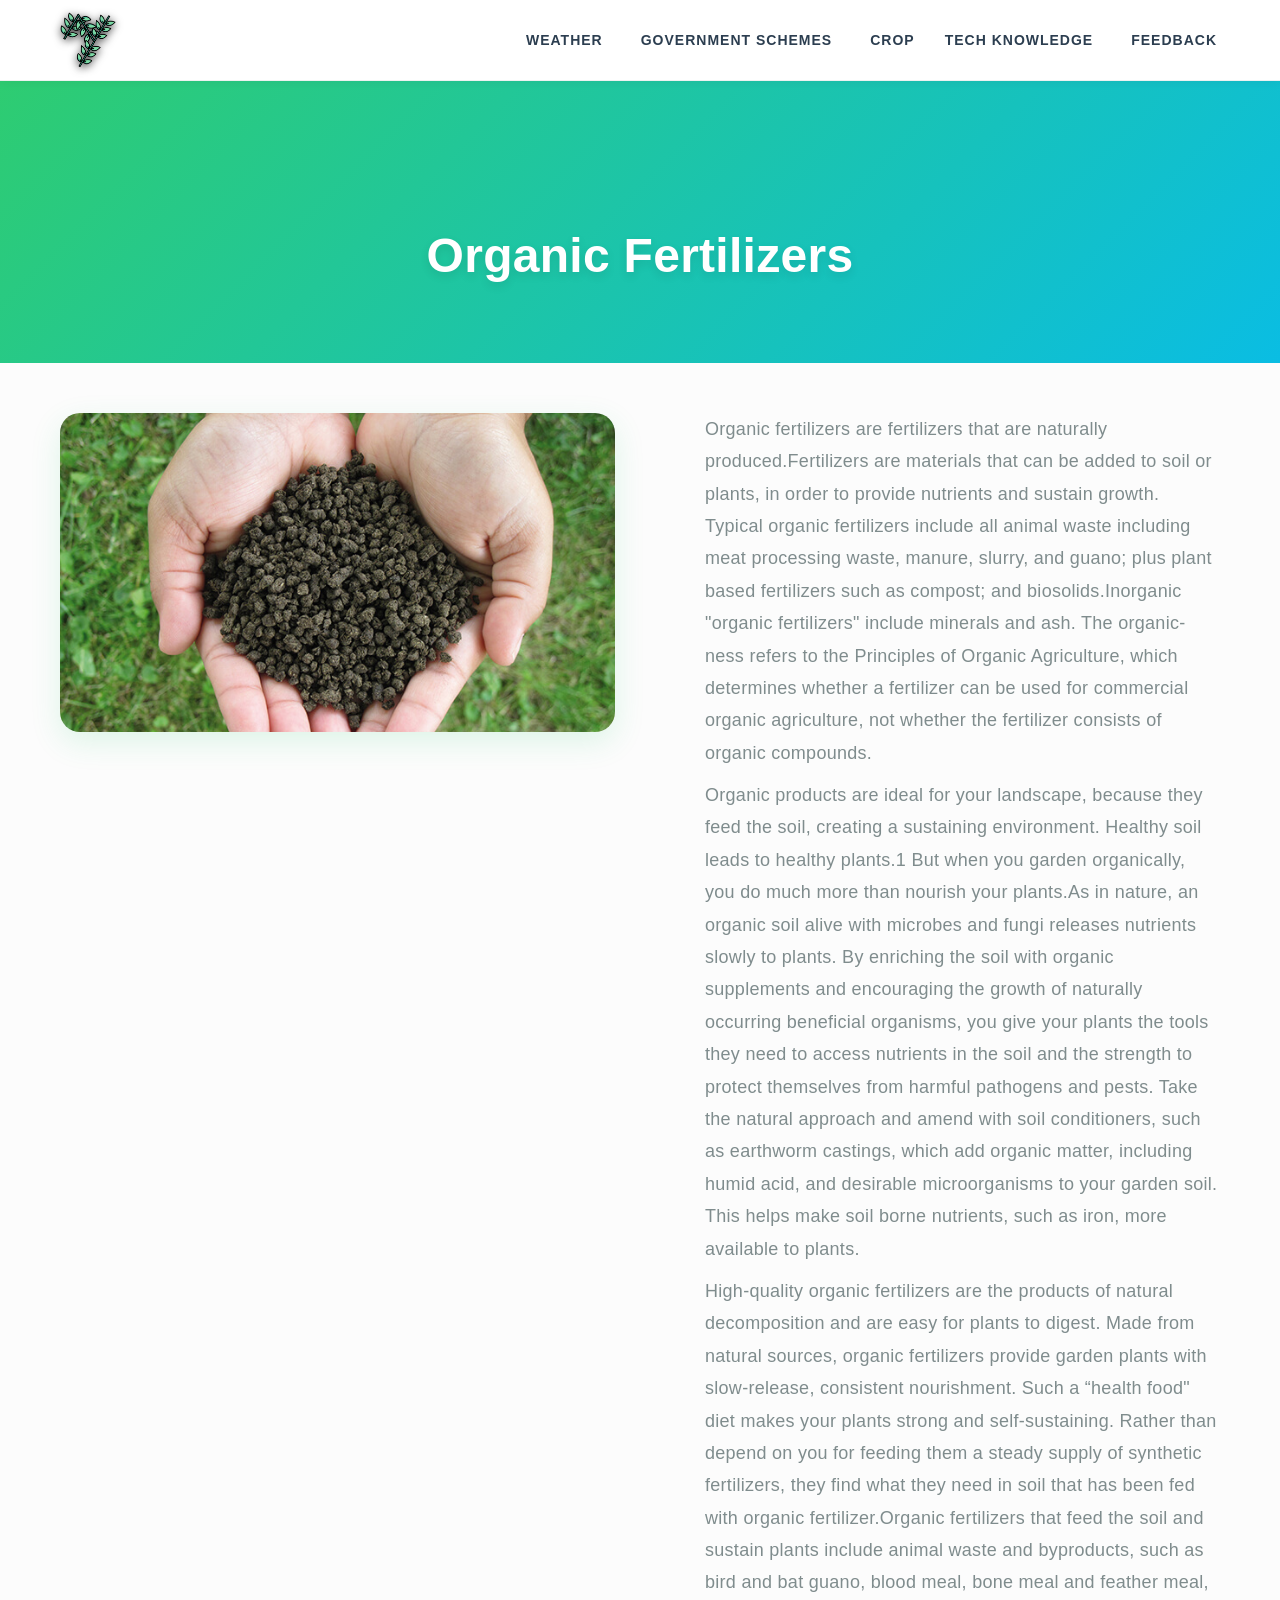
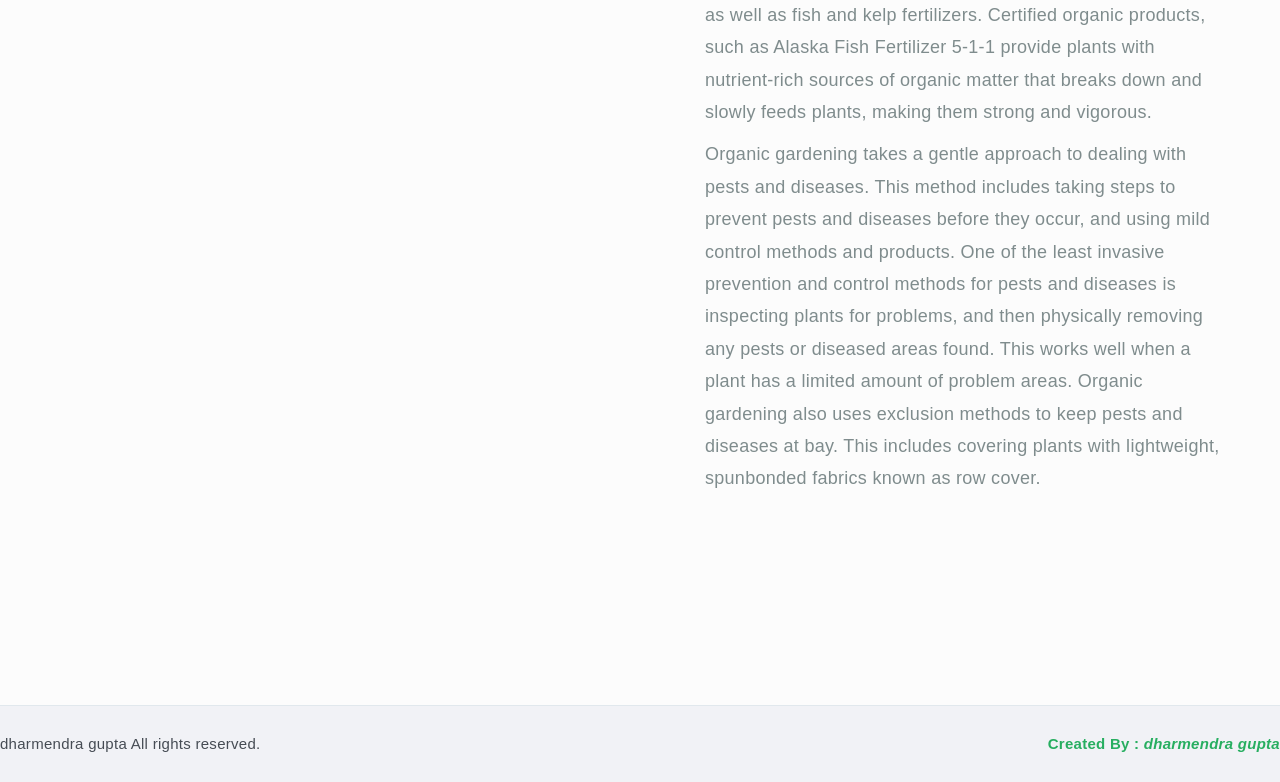
<file: seed/fertilizer/detail4.html>
<!DOCTYPE html>
<html lang="en">
<head>
    <meta charset="utf-8">
    <meta name="viewport" content="width=device-width, initial-scale=1.0">
    <title>Organic Fertilizers</title>
    
    <!-- Base resets and styles to match Feedback page -->
    <link rel="stylesheet" href="../../plugins/bootstrap/css/bootstrap.min.css">
    <link rel="stylesheet" href="../../plugins/font-awesome/css/font-awesome.min.css">
    <link rel="stylesheet" href="../../css/style.css">
    <link rel="stylesheet" href="../../css/responsive.css">
    
    <!-- Premium UI -->
    <link rel="stylesheet" href="../../css/premium.css">
</head>
<body>

<!-- Start mainmenu -->
<header>
    <div class="header">
        <a href="../../index.html" class="logo"><img src="../../images/footer-logo.png" alt="logo"></a>
        <div class="header-right">
            <div class="subnav">
                <button class="subnavbtn">Weather<i class="#"></i></button>
                <div class="subnav-content">
                    <li><a href="../../weatherwebsite/index.html">Search</a></li>
                    <li><a href="../../weatherwebsite/currentLocationW/index.html">Your Current Location</a></li>
                </div>
            </div>
            <a href="../../govts.html" class="subnavbtn">Government Schemes</a>
            <div class="subnav">
                <button class="subnavbtn">Crop<i class="#"></i></button>
                <div class="subnav-content">
                    <li><a href="../../seed.html">Info on Seeds</a></li>
                    <li><a href="../../seed price.html">Current Seeds Price</a></li>
                    <li><a href="../../Fertilizer.html">Fertilizer</a></li>
                </div>
            </div>
            <div class="subnav">
                <button class="subnavbtn">Tech Knowledge<i class="#"></i></button>
                <div class="subnav-content">
                    <li><a href="../../solarpanel.html">Solar Panel</a></li>
                    <li><a href="../../tech.html">Modern Day Tech</a></li>
                </div>
            </div>
            <a href="../../Feedback.html" class="subnavbtn">Feedback</a>
        </div>
    </div>
</header>
<!-- End mainmenu -->

<section class="subpage-hero">
    <h1>Organic Fertilizers</h1>
</section>

<section class="modern-section" style="padding-top: 50px;">
    <div class="thm-container">
        <div class="split-showcase" style="align-items: flex-start;">
            <div class="split-showcase-img" style="flex: 1;">
                <img src="img/i4.jpeg" alt="Fertilizer Image" style="border-radius: 12px; box-shadow: 0 10px 30px rgba(0,0,0,0.1); width: 100%;">
            </div>
            <div class="split-showcase-text" style="flex: 2; padding-left: 40px; font-size: 16px; line-height: 1.8; color: var(--text-dark);">
                <p>Organic fertilizers are fertilizers that are naturally produced.Fertilizers are materials that can be added to soil or plants, in order to provide nutrients and sustain growth. Typical organic fertilizers include all animal waste including meat processing waste, manure, slurry, and guano; plus plant based fertilizers such as compost; and biosolids.Inorganic "organic fertilizers" include minerals and ash. The organic-ness refers to the Principles of Organic Agriculture, which determines whether a fertilizer can be used for commercial organic agriculture, not whether the fertilizer consists of organic compounds.</p>
		<p>Organic products are ideal for your landscape, because they feed the soil, creating a sustaining environment. Healthy soil leads to healthy plants.1 But when you garden organically, you do much more than nourish your plants.As in nature, an organic soil alive with microbes and fungi releases nutrients slowly to plants. By enriching the soil with organic supplements and encouraging the growth of naturally occurring beneficial organisms, you give your plants the tools they need to access nutrients in the soil and the strength to protect themselves from harmful pathogens and pests. Take the natural approach and amend with soil conditioners, such as earthworm castings, which add organic matter, including humid acid, and desirable microorganisms to your garden soil. This helps make soil borne nutrients, such as iron, more available to plants.</p>
		<p>High-quality organic fertilizers are the products of natural decomposition and are easy for plants to digest. Made from natural sources, organic fertilizers provide garden plants with slow-release, consistent nourishment. Such a “health food" diet makes your plants strong and self-sustaining. Rather than depend on you for feeding them a steady supply of synthetic fertilizers, they find what they need in soil that has been fed with organic fertilizer.Organic fertilizers that feed the soil and sustain plants include animal waste and byproducts, such as bird and bat guano, blood meal, bone meal and feather meal, as well as fish and kelp fertilizers. Certified organic products, such as Alaska Fish Fertilizer 5-1-1 provide plants with nutrient-rich sources of organic matter that breaks down and slowly feeds plants, making them strong and vigorous.</p>
		<p>Organic gardening takes a gentle approach to dealing with pests and diseases. This method includes taking steps to prevent pests and diseases before they occur, and using mild control methods and products.

One of the least invasive prevention and control methods for pests and diseases is inspecting plants for problems, and then physically removing any pests or diseased areas found. This works well when a plant has a limited amount of problem areas. Organic gardening also uses exclusion methods to keep pests and diseases at bay. This includes covering plants with lightweight, spunbonded fabrics known as row cover.</p>
            </div>
        </div>
    </div>
</section>

<section class="bottom-bar" style="margin-top: 60px;">
    <div class="thm-container clearfix">
        <div class="pull-left">
            <p>dharmendra gupta All rights reserved.</p>
        </div>
        <div class="pull-right">
            <a href="#">Created By : <i>dharmendra gupta</i> </a>
        </div>
    </div>
</section>

<!-- Back to Top Button -->
<a href="#" class="back-to-top" id="backToTopBtn" aria-label="Go to top">↑</a>
<script src="../../js/custom.js"></script>

</body>
</html>
</file>
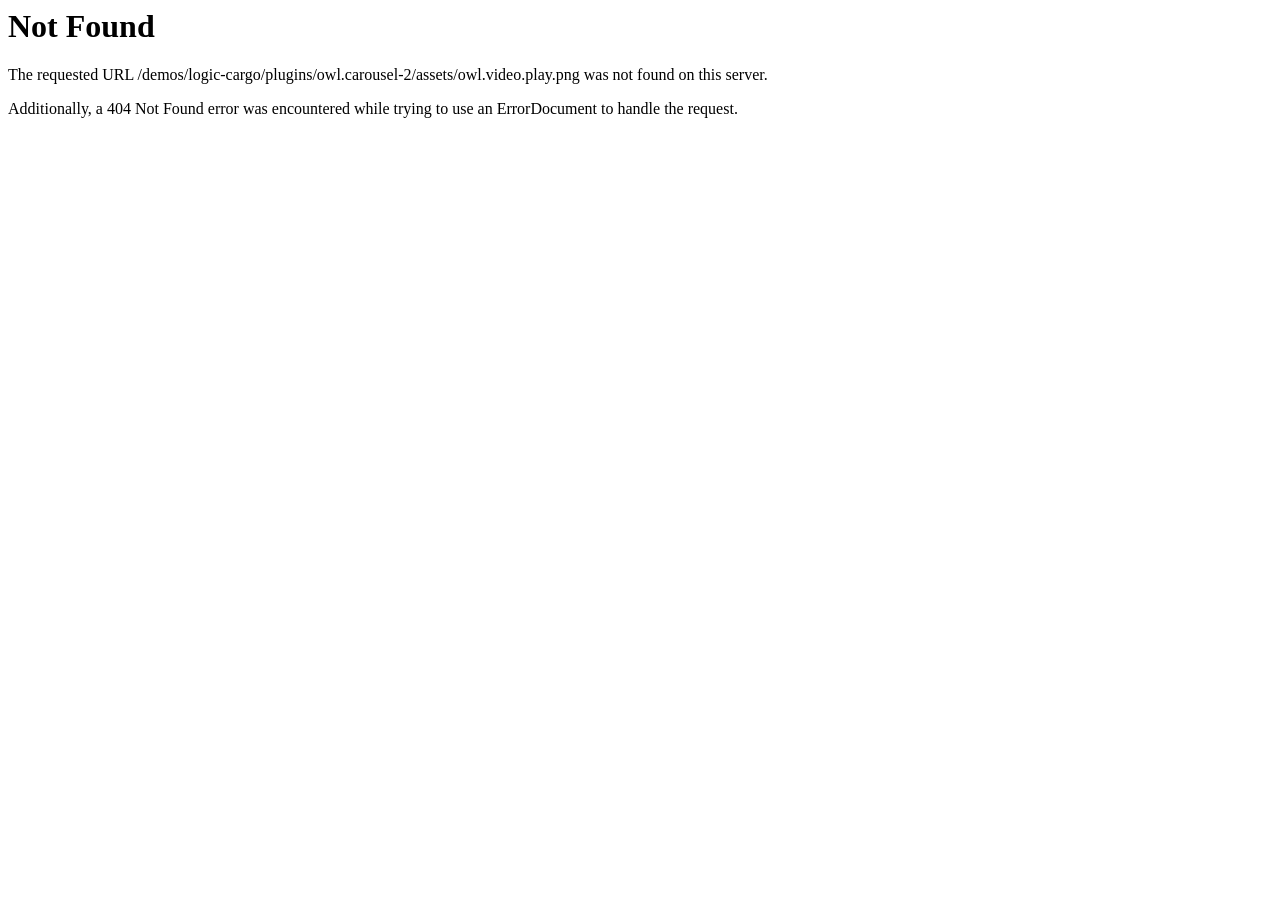
<file: plugins/owl.carousel-2/assets/owl.video.play.html>
<!DOCTYPE HTML PUBLIC "-//IETF//DTD HTML 2.0//EN">
<html><head>
<title>404 Not Found</title>
</head><body>
<h1>Not Found</h1>
<p>The requested URL /demos/logic-cargo/plugins/owl.carousel-2/assets/owl.video.play.png was not found on this server.</p>
<p>Additionally, a 404 Not Found
error was encountered while trying to use an ErrorDocument to handle the request.</p>
</body></html>
</file>
<file: plugins/Stroke-Gap-Icons-Webfont/style.css>
@font-face {
	font-family: 'Stroke-Gap-Icons';
	src: url('fonts/Stroke-Gap-Icons.eot');
}
@font-face {
	font-family: 'Stroke-Gap-Icons';
	src: url([data-uri]) format('truetype'),
		 url([data-uri]) format('woff');
	font-weight: normal;
	font-style: normal;
}

.icon {
	font-family: 'Stroke-Gap-Icons';
	speak: none;
	font-style: normal;
	font-weight: normal;
	font-variant: normal;
	text-transform: none;
	line-height: 1;

	/* Better Font Rendering =========== */
	-webkit-font-smoothing: antialiased;
	-moz-osx-font-smoothing: grayscale;
}

.icon-WorldWide:before {
	content: "\e600";
}
.icon-WorldGlobe:before {
	content: "\e601";
}
.icon-Underpants:before {
	content: "\e602";
}
.icon-Tshirt:before {
	content: "\e603";
}
.icon-Trousers:before {
	content: "\e604";
}
.icon-Tie:before {
	content: "\e605";
}
.icon-TennisBall:before {
	content: "\e606";
}
.icon-Telesocpe:before {
	content: "\e607";
}
.icon-Stop:before {
	content: "\e608";
}
.icon-Starship:before {
	content: "\e609";
}
.icon-Starship2:before {
	content: "\e60a";
}
.icon-Speaker:before {
	content: "\e60b";
}
.icon-Speaker2:before {
	content: "\e60c";
}
.icon-Soccer:before {
	content: "\e60d";
}
.icon-Snikers:before {
	content: "\e60e";
}
.icon-Scisors:before {
	content: "\e60f";
}
.icon-Puzzle:before {
	content: "\e610";
}
.icon-Printer:before {
	content: "\e611";
}
.icon-Pool:before {
	content: "\e612";
}
.icon-Podium:before {
	content: "\e613";
}
.icon-Play:before {
	content: "\e614";
}
.icon-Planet:before {
	content: "\e615";
}
.icon-Pause:before {
	content: "\e616";
}
.icon-Next:before {
	content: "\e617";
}
.icon-MusicNote2:before {
	content: "\e618";
}
.icon-MusicNote:before {
	content: "\e619";
}
.icon-MusicMixer:before {
	content: "\e61a";
}
.icon-Microphone:before {
	content: "\e61b";
}
.icon-Medal:before {
	content: "\e61c";
}
.icon-ManFigure:before {
	content: "\e61d";
}
.icon-Magnet:before {
	content: "\e61e";
}
.icon-Like:before {
	content: "\e61f";
}
.icon-Hanger:before {
	content: "\e620";
}
.icon-Handicap:before {
	content: "\e621";
}
.icon-Forward:before {
	content: "\e622";
}
.icon-Footbal:before {
	content: "\e623";
}
.icon-Flag:before {
	content: "\e624";
}
.icon-FemaleFigure:before {
	content: "\e625";
}
.icon-Dislike:before {
	content: "\e626";
}
.icon-DiamondRing:before {
	content: "\e627";
}
.icon-Cup:before {
	content: "\e628";
}
.icon-Crown:before {
	content: "\e629";
}
.icon-Column:before {
	content: "\e62a";
}
.icon-Click:before {
	content: "\e62b";
}
.icon-Cassette:before {
	content: "\e62c";
}
.icon-Bomb:before {
	content: "\e62d";
}
.icon-BatteryLow:before {
	content: "\e62e";
}
.icon-BatteryFull:before {
	content: "\e62f";
}
.icon-Bascketball:before {
	content: "\e630";
}
.icon-Astronaut:before {
	content: "\e631";
}
.icon-WineGlass:before {
	content: "\e632";
}
.icon-Water:before {
	content: "\e633";
}
.icon-Wallet:before {
	content: "\e634";
}
.icon-Umbrella:before {
	content: "\e635";
}
.icon-TV:before {
	content: "\e636";
}
.icon-TeaMug:before {
	content: "\e637";
}
.icon-Tablet:before {
	content: "\e638";
}
.icon-Soda:before {
	content: "\e639";
}
.icon-SodaCan:before {
	content: "\e63a";
}
.icon-SimCard:before {
	content: "\e63b";
}
.icon-Signal:before {
	content: "\e63c";
}
.icon-Shaker:before {
	content: "\e63d";
}
.icon-Radio:before {
	content: "\e63e";
}
.icon-Pizza:before {
	content: "\e63f";
}
.icon-Phone:before {
	content: "\e640";
}
.icon-Notebook:before {
	content: "\e641";
}
.icon-Mug:before {
	content: "\e642";
}
.icon-Mastercard:before {
	content: "\e643";
}
.icon-Ipod:before {
	content: "\e644";
}
.icon-Info:before {
	content: "\e645";
}
.icon-Icecream2:before {
	content: "\e646";
}
.icon-Icecream1:before {
	content: "\e647";
}
.icon-Hourglass:before {
	content: "\e648";
}
.icon-Help:before {
	content: "\e649";
}
.icon-Goto:before {
	content: "\e64a";
}
.icon-Glasses:before {
	content: "\e64b";
}
.icon-Gameboy:before {
	content: "\e64c";
}
.icon-ForkandKnife:before {
	content: "\e64d";
}
.icon-Export:before {
	content: "\e64e";
}
.icon-Exit:before {
	content: "\e64f";
}
.icon-Espresso:before {
	content: "\e650";
}
.icon-Drop:before {
	content: "\e651";
}
.icon-Download:before {
	content: "\e652";
}
.icon-Dollars:before {
	content: "\e653";
}
.icon-Dollar:before {
	content: "\e654";
}
.icon-DesktopMonitor:before {
	content: "\e655";
}
.icon-Corkscrew:before {
	content: "\e656";
}
.icon-CoffeeToGo:before {
	content: "\e657";
}
.icon-Chart:before {
	content: "\e658";
}
.icon-ChartUp:before {
	content: "\e659";
}
.icon-ChartDown:before {
	content: "\e65a";
}
.icon-Calculator:before {
	content: "\e65b";
}
.icon-Bread:before {
	content: "\e65c";
}
.icon-Bourbon:before {
	content: "\e65d";
}
.icon-BottleofWIne:before {
	content: "\e65e";
}
.icon-Bag:before {
	content: "\e65f";
}
.icon-Arrow:before {
	content: "\e660";
}
.icon-Antenna2:before {
	content: "\e661";
}
.icon-Antenna1:before {
	content: "\e662";
}
.icon-Anchor:before {
	content: "\e663";
}
.icon-Wheelbarrow:before {
	content: "\e664";
}
.icon-Webcam:before {
	content: "\e665";
}
.icon-Unlinked:before {
	content: "\e666";
}
.icon-Truck:before {
	content: "\e667";
}
.icon-Timer:before {
	content: "\e668";
}
.icon-Time:before {
	content: "\e669";
}
.icon-StorageBox:before {
	content: "\e66a";
}
.icon-Star:before {
	content: "\e66b";
}
.icon-ShoppingCart:before {
	content: "\e66c";
}
.icon-Shield:before {
	content: "\e66d";
}
.icon-Seringe:before {
	content: "\e66e";
}
.icon-Pulse:before {
	content: "\e66f";
}
.icon-Plaster:before {
	content: "\e670";
}
.icon-Plaine:before {
	content: "\e671";
}
.icon-Pill:before {
	content: "\e672";
}
.icon-PicnicBasket:before {
	content: "\e673";
}
.icon-Phone2:before {
	content: "\e674";
}
.icon-Pencil:before {
	content: "\e675";
}
.icon-Pen:before {
	content: "\e676";
}
.icon-PaperClip:before {
	content: "\e677";
}
.icon-On-Off:before {
	content: "\e678";
}
.icon-Mouse:before {
	content: "\e679";
}
.icon-Megaphone:before {
	content: "\e67a";
}
.icon-Linked:before {
	content: "\e67b";
}
.icon-Keyboard:before {
	content: "\e67c";
}
.icon-House:before {
	content: "\e67d";
}
.icon-Heart:before {
	content: "\e67e";
}
.icon-Headset:before {
	content: "\e67f";
}
.icon-FullShoppingCart:before {
	content: "\e680";
}
.icon-FullScreen:before {
	content: "\e681";
}
.icon-Folder:before {
	content: "\e682";
}
.icon-Floppy:before {
	content: "\e683";
}
.icon-Files:before {
	content: "\e684";
}
.icon-File:before {
	content: "\e685";
}
.icon-FileBox:before {
	content: "\e686";
}
.icon-ExitFullScreen:before {
	content: "\e687";
}
.icon-EmptyBox:before {
	content: "\e688";
}
.icon-Delete:before {
	content: "\e689";
}
.icon-Controller:before {
	content: "\e68a";
}
.icon-Compass:before {
	content: "\e68b";
}
.icon-CompassTool:before {
	content: "\e68c";
}
.icon-ClipboardText:before {
	content: "\e68d";
}
.icon-ClipboardChart:before {
	content: "\e68e";
}
.icon-ChemicalGlass:before {
	content: "\e68f";
}
.icon-CD:before {
	content: "\e690";
}
.icon-Carioca:before {
	content: "\e691";
}
.icon-Car:before {
	content: "\e692";
}
.icon-Book:before {
	content: "\e693";
}
.icon-BigTruck:before {
	content: "\e694";
}
.icon-Bicycle:before {
	content: "\e695";
}
.icon-Wrench:before {
	content: "\e696";
}
.icon-Web:before {
	content: "\e697";
}
.icon-Watch:before {
	content: "\e698";
}
.icon-Volume:before {
	content: "\e699";
}
.icon-Video:before {
	content: "\e69a";
}
.icon-Users:before {
	content: "\e69b";
}
.icon-User:before {
	content: "\e69c";
}
.icon-UploadCLoud:before {
	content: "\e69d";
}
.icon-Typing:before {
	content: "\e69e";
}
.icon-Tools:before {
	content: "\e69f";
}
.icon-Tag:before {
	content: "\e6a0";
}
.icon-Speedometter:before {
	content: "\e6a1";
}
.icon-Share:before {
	content: "\e6a2";
}
.icon-Settings:before {
	content: "\e6a3";
}
.icon-Search:before {
	content: "\e6a4";
}
.icon-Screwdriver:before {
	content: "\e6a5";
}
.icon-Rolodex:before {
	content: "\e6a6";
}
.icon-Ringer:before {
	content: "\e6a7";
}
.icon-Resume:before {
	content: "\e6a8";
}
.icon-Restart:before {
	content: "\e6a9";
}
.icon-PowerOff:before {
	content: "\e6aa";
}
.icon-Pointer:before {
	content: "\e6ab";
}
.icon-Picture:before {
	content: "\e6ac";
}
.icon-OpenedLock:before {
	content: "\e6ad";
}
.icon-Notes:before {
	content: "\e6ae";
}
.icon-Mute:before {
	content: "\e6af";
}
.icon-Movie:before {
	content: "\e6b0";
}
.icon-Microphone2:before {
	content: "\e6b1";
}
.icon-Message:before {
	content: "\e6b2";
}
.icon-MessageRight:before {
	content: "\e6b3";
}
.icon-MessageLeft:before {
	content: "\e6b4";
}
.icon-Menu:before {
	content: "\e6b5";
}
.icon-Media:before {
	content: "\e6b6";
}
.icon-Mail:before {
	content: "\e6b7";
}
.icon-List:before {
	content: "\e6b8";
}
.icon-Layers:before {
	content: "\e6b9";
}
.icon-Key:before {
	content: "\e6ba";
}
.icon-Imbox:before {
	content: "\e6bb";
}
.icon-Eye:before {
	content: "\e6bc";
}
.icon-Edit:before {
	content: "\e6bd";
}
.icon-DSLRCamera:before {
	content: "\e6be";
}
.icon-DownloadCloud:before {
	content: "\e6bf";
}
.icon-CompactCamera:before {
	content: "\e6c0";
}
.icon-Cloud:before {
	content: "\e6c1";
}
.icon-ClosedLock:before {
	content: "\e6c2";
}
.icon-Chart2:before {
	content: "\e6c3";
}
.icon-Bulb:before {
	content: "\e6c4";
}
.icon-Briefcase:before {
	content: "\e6c5";
}
.icon-Blog:before {
	content: "\e6c6";
}
.icon-Agenda:before {
	content: "\e6c7";
}
</file>
<file: plugins/revolution/css/settings.css>
/*-----------------------------------------------------------------------------

-	Revolution Slider 5.0 Default Style Settings -

Screen Stylesheet

version:   	5.0.0
date:      	29/10/15
author:		themepunch
email:     	info@themepunch.com
website:   	http://www.themepunch.com
-----------------------------------------------------------------------------*/


@font-face {
  font-family: 'revicons';
  src: url('../fonts/revicons/revicons90c6.eot?5510888');
  src: url('../fonts/revicons/revicons90c6.eot?5510888#iefix') format('embedded-opentype'),
       url('../fonts/revicons/revicons90c6.woff?5510888') format('woff'),
       url('../fonts/revicons/revicons90c6.ttf?5510888') format('truetype'),
       url('../fonts/revicons/revicons90c6.svg?5510888#revicons') format('svg');
  font-weight: normal;
  font-style: normal;
}

 [class^="revicon-"]:before, [class*=" revicon-"]:before {
  font-family: "revicons";
  font-style: normal;
  font-weight: normal;
  speak: none;
  display: inline-block;
  text-decoration: inherit;
  width: 1em;
  margin-right: .2em;
  text-align: center; 

  /* For safety - reset parent styles, that can break glyph codes*/
  font-variant: normal;
  text-transform: none;

  /* fix buttons height, for twitter bootstrap */
  line-height: 1em;

  /* Animation center compensation - margins should be symmetric */
  /* remove if not needed */
  margin-left: .2em;

  /* you can be more comfortable with increased icons size */
  /* font-size: 120%; */

  /* Uncomment for 3D effect */
  /* text-shadow: 1px 1px 1px rgba(127, 127, 127, 0.3); */
}

.revicon-search-1:before { content: '\e802'; } /* '' */
.revicon-pencil-1:before { content: '\e831'; } /* '' */
.revicon-picture-1:before { content: '\e803'; } /* '' */
.revicon-cancel:before { content: '\e80a'; } /* '' */
.revicon-info-circled:before { content: '\e80f'; } /* '' */
.revicon-trash:before { content: '\e801'; } /* '' */
.revicon-left-dir:before { content: '\e817'; } /* '' */
.revicon-right-dir:before { content: '\e818'; } /* '' */
.revicon-down-open:before { content: '\e83b'; } /* '' */
.revicon-left-open:before { content: '\e819'; } /* '' */
.revicon-right-open:before { content: '\e81a'; } /* '' */
.revicon-angle-left:before { content: '\e820'; } /* '' */
.revicon-angle-right:before { content: '\e81d'; } /* '' */
.revicon-left-big:before { content: '\e81f'; } /* '' */
.revicon-right-big:before { content: '\e81e'; } /* '' */
.revicon-magic:before { content: '\e807'; } /* '' */
.revicon-picture:before { content: '\e800'; } /* '' */
.revicon-export:before { content: '\e80b'; } /* '' */
.revicon-cog:before { content: '\e832'; } /* '' */
.revicon-login:before { content: '\e833'; } /* '' */
.revicon-logout:before { content: '\e834'; } /* '' */
.revicon-video:before { content: '\e805'; } /* '' */
.revicon-arrow-combo:before { content: '\e827'; } /* '' */
.revicon-left-open-1:before { content: '\e82a'; } /* '' */
.revicon-right-open-1:before { content: '\e82b'; } /* '' */
.revicon-left-open-mini:before { content: '\e822'; } /* '' */
.revicon-right-open-mini:before { content: '\e823'; } /* '' */
.revicon-left-open-big:before { content: '\e824'; } /* '' */
.revicon-right-open-big:before { content: '\e825'; } /* '' */
.revicon-left:before { content: '\e836'; } /* '' */
.revicon-right:before { content: '\e826'; } /* '' */
.revicon-ccw:before { content: '\e808'; } /* '' */
.revicon-arrows-ccw:before { content: '\e806'; } /* '' */
.revicon-palette:before { content: '\e829'; } /* '' */
.revicon-list-add:before { content: '\e80c'; } /* '' */
.revicon-doc:before { content: '\e809'; } /* '' */
.revicon-left-open-outline:before { content: '\e82e'; } /* '' */
.revicon-left-open-2:before { content: '\e82c'; } /* '' */
.revicon-right-open-outline:before { content: '\e82f'; } /* '' */
.revicon-right-open-2:before { content: '\e82d'; } /* '' */
.revicon-equalizer:before { content: '\e83a'; } /* '' */
.revicon-layers-alt:before { content: '\e804'; } /* '' */
.revicon-popup:before { content: '\e828'; } /* '' */

							

/******************************
	-	BASIC STYLES		-
******************************/

.rev_slider_wrapper{
	position:relative;
	z-index: 0;
}


.rev_slider{
	position:relative;
	overflow:visible;
}

.tp-overflow-hidden { overflow:hidden;}

.tp-simpleresponsive img,
.rev_slider img{
	max-width:none !important;
	-moz-transition: none;
	-webkit-transition: none;
	-o-transition: none;
	transition: none;
	margin:0px;
	padding:0px;
	border-width:0px;
	border:none;
}

.rev_slider .no-slides-text{
	font-weight:bold;
	text-align:center;
	padding-top:80px;
}

.rev_slider >ul,
.rev_slider_wrapper >ul,
.tp-revslider-mainul >li,
.rev_slider >ul >li,
.rev_slider >ul >li:before,
.tp-revslider-mainul >li:before,
.tp-simpleresponsive >ul,
.tp-simpleresponsive >ul >li,
.tp-simpleresponsive >ul >li:before,
.tp-revslider-mainul >li,
.tp-simpleresponsive >ul >li{
	list-style:none !important;
	position:absolute;	
	margin:0px !important;
	padding:0px !important;
	overflow-x: visible;
	overflow-y: visible;
	list-style-type: none !important;
	background-image:none;
	background-position:0px 0px;
	text-indent: 0em;
	top:0px;left:0px;
}


.tp-revslider-mainul >li,
.rev_slider >ul >li,
.rev_slider >ul >li:before,
.tp-revslider-mainul >li:before,
.tp-simpleresponsive >ul >li,
.tp-simpleresponsive >ul >li:before,
.tp-revslider-mainul >li,
.tp-simpleresponsive >ul >li { 
	visibility:hidden; 
}

.tp-revslider-slidesli,
.tp-revslider-mainul	{	
	padding:0 !important; 
	margin:0 !important; 
	list-style:none !important;
}

.rev_slider li.tp-revslider-slidesli {
    position: absolute !important;
}


.tp-caption .rs-untoggled-content { display:block;}
.tp-caption .rs-toggled-content { display:none;}

.rs-toggle-content-active.tp-caption .rs-toggled-content { display:block;}
.rs-toggle-content-active.tp-caption .rs-untoggled-content { display:none;}

.rev_slider .tp-caption,
.rev_slider .caption 	{ 
	position:relative;  
	visibility:hidden; 
	white-space: nowrap;
	display: block;
}


.rev_slider .tp-mask-wrap .tp-caption,
.rev_slider .tp-mask-wrap *:last-child,
.wpb_text_column .rev_slider .tp-mask-wrap .tp-caption,
.wpb_text_column .rev_slider .tp-mask-wrap *:last-child{
	margin-bottom:0;

}

	
/* CAROUSEL FUNCTIONS */
.tp-carousel-wrapper {
	cursor:url(openhand.html), move;
}
.tp-carousel-wrapper.dragged {
	cursor:url(closedhand.html), move;
}

/* ADDED FOR SLIDELINK MANAGEMENT */
.tp-caption {
	z-index:1
}

.tp_inner_padding {	
	box-sizing:border-box;	
	-webkit-box-sizing:border-box;
	-moz-box-sizing:border-box;
	max-height:none !important;	
}


.tp-caption {	
	-moz-user-select: none;
	-khtml-user-select: none;
	-webkit-user-select: none;
	-o-user-select: none;	
	position:absolute;
	-webkit-font-smoothing: antialiased !important;
}



.tp-forcenotvisible,
.tp-hide-revslider,
.tp-caption.tp-hidden-caption {	
	visibility:hidden !important; 
	display:none !important
}

.rev_slider embed,
.rev_slider iframe,
.rev_slider object,
.rev_slider video {
	max-width: none !important
}






/**********************************************
	-	FULLSCREEN AND FULLWIDHT CONTAINERS	-
**********************************************/
.rev_slider_wrapper	{	width:100%;}

.fullscreen-container {	
	position:relative;
	padding:0;
}


.fullwidthbanner-container{
	position:relative;
	padding:0;
	overflow:hidden;
}

.fullwidthbanner-container .fullwidthabanner{
	width:100%;
	position:relative;
}



/*********************************
	-	SPECIAL TP CAPTIONS -
**********************************/

.tp-static-layers				{	
	position:absolute; z-index:505; top:0px;left:0px}


.tp-caption .frontcorner		{
	width: 0;
	height: 0;
	border-left: 40px solid transparent;
	border-right: 0px solid transparent;
	border-top: 40px solid #00A8FF;
	position: absolute;left:-40px;top:0px;
}

.tp-caption .backcorner		{
	width: 0;
	height: 0;
	border-left: 0px solid transparent;
	border-right: 40px solid transparent;
	border-bottom: 40px solid #00A8FF;
	position: absolute;right:0px;top:0px;
}

.tp-caption .frontcornertop		{
	width: 0;
	height: 0;
	border-left: 40px solid transparent;
	border-right: 0px solid transparent;
	border-bottom: 40px solid #00A8FF;
	position: absolute;left:-40px;top:0px;
}

.tp-caption .backcornertop		{
	width: 0;
	height: 0;
	border-left: 0px solid transparent;
	border-right: 40px solid transparent;
	border-top: 40px solid #00A8FF;
	position: absolute;right:0px;top:0px;
}
									
.tp-layer-inner-rotation {	
	position: relative !important;
}		


/***********************************************
	-	SPECIAL ALTERNATIVE IMAGE SETTINGS	-
***********************************************/

img.tp-slider-alternative-image	{	
	width:100%; height:auto;
}


/******************************
	-	IE8 HACKS	-
*******************************/
.noFilterClass {
	filter:none !important;
}


/********************************
	-	FULLSCREEN VIDEO	-
*********************************/

.rs-background-video-layer 		{	position: absolute;top:0px;left:0px; width:100%;height:100%;visibility: hidden;z-index: 0;}

.tp-caption.coverscreenvideo	{	width:100%;height:100%;top:0px;left:0px;position:absolute;}
.caption.fullscreenvideo,
.tp-caption.fullscreenvideo		{	left:0px; top:0px; position:absolute;width:100%;height:100%}

.caption.fullscreenvideo iframe,
.caption.fullscreenvideo video,
.tp-caption.fullscreenvideo iframe,
.tp-caption.fullscreenvideo iframe video	{ width:100% !important; height:100% !important; display: none}

.fullcoveredvideo video,
.fullscreenvideo video				{	background: #000}

.fullcoveredvideo .tp-poster		{	background-position: center center;background-size: cover;width:100%;height:100%;top:0px;left:0px}


.videoisplaying .html5vid .tp-poster	{	display: none}

.tp-video-play-button					{	
	background:#000;
	background:rgba(0,0,0,0.3);										
	border-radius:5px;-moz-border-radius:5px;-webkit-border-radius:5px;
	position: absolute;
	top: 50%;
	left: 50%;										
	color: #FFF;
	z-index: 3;
	margin-top: -25px;
	margin-left: -25px;
	line-height: 50px !important;
	text-align: center;
	cursor: pointer;
	width: 50px;
	height:50px;
	box-sizing: border-box;
	-moz-box-sizing: border-box;	
	display: inline-block;	
	vertical-align: top;
	z-index: 4;
	opacity: 0;
	-webkit-transition:opacity 300ms ease-out !important;
	-moz-transition:opacity 300ms ease-out !important;
	-o-transition:opacity 300ms ease-out !important;
	transition:opacity 300ms ease-out !important;				
}
.tp-caption .html5vid					{	width:100% !important; height:100% !important;}									
.tp-video-play-button i 				{	width:50px;height:50px; display:inline-block; text-align: center; vertical-align: top; line-height: 50px !important; font-size: 40px !important;}									
.tp-caption:hover .tp-video-play-button	{	opacity: 1;}
.tp-caption .tp-revstop					{	display:none; border-left:5px solid #fff !important; border-right:5px solid #fff !important;margin-top:15px !important;line-height: 20px !important;vertical-align: top; font-size:25px !important;}
.videoisplaying .revicon-right-dir		{	display:none}
.videoisplaying .tp-revstop				{	display:inline-block}

.videoisplaying  .tp-video-play-button			{	display:none}
.tp-caption:hover .tp-video-play-button 		{ 	display:block}

.fullcoveredvideo .tp-video-play-button			{	display:none !important}


.fullscreenvideo .fullscreenvideo video 		{	object-fit:contain !important;}

.fullscreenvideo .fullcoveredvideo video 		{	object-fit:cover !important;}

.tp-video-controls {
	position: absolute;
	bottom: 0;
	left: 0;
	right: 0;
	padding: 5px;
	opacity: 0;
	-webkit-transition: opacity .3s;
	-moz-transition: opacity .3s;
	-o-transition: opacity .3s;
	-ms-transition: opacity .3s;
	transition: opacity .3s;
	background-image: linear-gradient(bottom, rgb(0,0,0) 13%, rgb(50,50,50) 100%);
	background-image: -o-linear-gradient(bottom, rgb(0,0,0) 13%, rgb(50,50,50) 100%);
	background-image: -moz-linear-gradient(bottom, rgb(0,0,0) 13%, rgb(50,50,50) 100%);
	background-image: -webkit-linear-gradient(bottom, rgb(0,0,0) 13%, rgb(50,50,50) 100%);
	background-image: -ms-linear-gradient(bottom, rgb(0,0,0) 13%, rgb(50,50,50) 100%);
	background-image: -webkit-gradient(linear,left bottom,left top,color-stop(0.13, rgb(0,0,0)),color-stop(1, rgb(50,50,50)));	
	display:table;max-width:100%; overflow:hidden;box-sizing:border-box;-moz-box-sizing:border-box;-webkit-box-sizing:border-box;
}

.tp-caption:hover .tp-video-controls {	opacity: .9;}

.tp-video-button {
	background: rgba(0,0,0,.5);
	border: 0;
	color: #EEE;
	-webkit-border-radius: 3px;
	-moz-border-radius: 3px;
	-o-border-radius: 3px;
	border-radius: 3px;
	cursor:pointer;
	line-height:12px;
	font-size:12px;
	color:#fff;
	padding:0px;
	margin:0px;
	outline: none;
	}
.tp-video-button:hover 				{	cursor: pointer;}


.tp-video-button-wrap,
.tp-video-seek-bar-wrap,
.tp-video-vol-bar-wrap 				{ 	padding:0px 5px;display:table-cell; }

.tp-video-seek-bar-wrap				{	width:80%}
.tp-video-vol-bar-wrap				{	width:20%}

.tp-volume-bar,
.tp-seek-bar						{	width:100%; cursor: pointer;  outline:none; line-height:12px;margin:0; padding:0;}


.rs-fullvideo-cover					{	width:100%;height:100%;top:0px;left:0px;position: absolute; background:transparent;z-index:5;}


.rs-background-video-layer video::-webkit-media-controls { display:none !important;}


/********************************
	-	DOTTED OVERLAYS	-
*********************************/
.tp-dottedoverlay						{	background-repeat:repeat;width:100%;height:100%;position:absolute;top:0px;left:0px;z-index:3}
.tp-dottedoverlay.twoxtwo				{	background:url(../assets/gridtile.png)}
.tp-dottedoverlay.twoxtwowhite			{	background:url(../assets/gridtile_white.png)}
.tp-dottedoverlay.threexthree			{	background:url(../assets/gridtile_3x3.png)}
.tp-dottedoverlay.threexthreewhite		{	background:url(../assets/gridtile_3x3_white.png)}


/******************************
	-	SHADOWS		-
******************************/

.tp-shadowcover	{	width:100%;height:100%;top:0px;left:0px;background: #fff;position: absolute; z-index: -1;}
.tp-shadow1 {
	-webkit-box-shadow: 0 10px 6px -6px rgba(0,0,0,0.8);
	   -moz-box-shadow: 0 10px 6px -6px rgba(0,0,0,0.8);
	        box-shadow: 0 10px 6px -6px rgba(0,0,0,0.8);
}

.tp-shadow2:before, .tp-shadow2:after,
.tp-shadow3:before, .tp-shadow4:after
{
  z-index: -2;
  position: absolute;
  content: "";
  bottom: 10px;
  left: 10px;
  width: 50%;
  top: 85%;
  max-width:300px;
  background: transparent;
  -webkit-box-shadow: 0 15px 10px rgba(0,0,0,0.8);
  -moz-box-shadow: 0 15px 10px rgba(0,0,0,0.8);
  box-shadow: 0 15px 10px rgba(0,0,0,0.8);
  -webkit-transform: rotate(-3deg);
  -moz-transform: rotate(-3deg);
  -o-transform: rotate(-3deg);
  -ms-transform: rotate(-3deg);
  transform: rotate(-3deg);
}

.tp-shadow2:after,
.tp-shadow4:after
{
  -webkit-transform: rotate(3deg);
  -moz-transform: rotate(3deg);
  -o-transform: rotate(3deg);
  -ms-transform: rotate(3deg);
  transform: rotate(3deg);
  right: 10px;
  left: auto;
}

.tp-shadow5
{
  	position:relative;       
    -webkit-box-shadow:0 1px 4px rgba(0, 0, 0, 0.3), 0 0 40px rgba(0, 0, 0, 0.1) inset;
       -moz-box-shadow:0 1px 4px rgba(0, 0, 0, 0.3), 0 0 40px rgba(0, 0, 0, 0.1) inset;
            box-shadow:0 1px 4px rgba(0, 0, 0, 0.3), 0 0 40px rgba(0, 0, 0, 0.1) inset;
}
.tp-shadow5:before, .tp-shadow5:after
{
	content:"";
    position:absolute; 
    z-index:-2;
    -webkit-box-shadow:0 0 25px 0px rgba(0,0,0,0.6);
    -moz-box-shadow:0 0 25px 0px  rgba(0,0,0,0.6);
    box-shadow:0 0 25px 0px  rgba(0,0,0,0.6);
    top:30%;
    bottom:0;
    left:20px;
    right:20px;
    -moz-border-radius:100px / 20px;
    border-radius:100px / 20px;
}

/******************************
	-	BUTTONS	-
*******************************/

.tp-button{
	padding:6px 13px 5px;
	border-radius: 3px;
	-moz-border-radius: 3px;
	-webkit-border-radius: 3px;
	height:30px;
	cursor:pointer;
	color:#fff !important; text-shadow:0px 1px 1px rgba(0, 0, 0, 0.6) !important; font-size:15px; line-height:45px !important;
	font-family: arial, sans-serif; font-weight: bold; letter-spacing: -1px;
	text-decoration:none;
}

.tp-button.big	{	color:#fff; text-shadow:0px 1px 1px rgba(0, 0, 0, 0.6); font-weight:bold; padding:9px 20px; font-size:19px;  line-height:57px !important; }


.purchase:hover,
.tp-button:hover,
.tp-button.big:hover {	background-position:bottom, 15px 11px}

	
/*	BUTTON COLORS	*/

.tp-button.green, .tp-button:hover.green,
.purchase.green, .purchase:hover.green			{ background-color:#21a117; -webkit-box-shadow:  0px 3px 0px 0px #104d0b;        -moz-box-shadow:   0px 3px 0px 0px #104d0b;        box-shadow:   0px 3px 0px 0px #104d0b;  }

.tp-button.blue, .tp-button:hover.blue,
.purchase.blue, .purchase:hover.blue			{ background-color:#1d78cb; -webkit-box-shadow:  0px 3px 0px 0px #0f3e68;        -moz-box-shadow:   0px 3px 0px 0px #0f3e68;        box-shadow:   0px 3px 0px 0px #0f3e68}

.tp-button.red, .tp-button:hover.red,
.purchase.red, .purchase:hover.red				{ background-color:#cb1d1d; -webkit-box-shadow:  0px 3px 0px 0px #7c1212;        -moz-box-shadow:   0px 3px 0px 0px #7c1212;        box-shadow:   0px 3px 0px 0px #7c1212}

.tp-button.orange, .tp-button:hover.orange,
.purchase.orange, .purchase:hover.orange		{ background-color:#ff7700; -webkit-box-shadow:  0px 3px 0px 0px #a34c00;        -moz-box-shadow:   0px 3px 0px 0px #a34c00;        box-shadow:   0px 3px 0px 0px #a34c00}

.tp-button.darkgrey,.tp-button.grey,
.tp-button:hover.darkgrey,.tp-button:hover.grey,
.purchase.darkgrey, .purchase:hover.darkgrey	{ background-color:#555; -webkit-box-shadow:  0px 3px 0px 0px #222;        -moz-box-shadow:   0px 3px 0px 0px #222;        box-shadow:   0px 3px 0px 0px #222}

.tp-button.lightgrey, .tp-button:hover.lightgrey,
.purchase.lightgrey, .purchase:hover.lightgrey	{ background-color:#888; -webkit-box-shadow:  0px 3px 0px 0px #555;        -moz-box-shadow:   0px 3px 0px 0px #555;        box-shadow:   0px 3px 0px 0px #555}



/* TP BUTTONS DESKTOP SIZE */

.rev-btn,
.rev-btn:visited						{ 	outline:none !important; box-shadow:none !important; text-decoration: none !important; line-height: 44px; font-size: 17px; font-weight: 500; padding: 12px 35px; box-sizing:border-box;-moz-box-sizing:border-box;-webkit-box-sizing:border-box;  font-family: "Roboto", sans-serif;  cursor: pointer;}

.rev-btn.rev-uppercase,
.rev-btn.rev-uppercase:visited			{ 	text-transform: uppercase; letter-spacing: 1px; font-size: 15px; font-weight: 900; }

.rev-btn.rev-withicon i					{ 	font-size: 15px; font-weight: normal; position: relative; top: 0px; -webkit-transition: all 0.2s ease-out !important; -moz-transition: all 0.2s ease-out !important; -o-transition: all 0.2s ease-out !important; -ms-transition: all 0.2s ease-out !important; margin-left:10px !important;}

.rev-btn.rev-hiddenicon i				{ 	font-size: 15px; font-weight: normal; position: relative; top: 0px; -webkit-transition: all 0.2s ease-out !important; -moz-transition: all 0.2s ease-out !important; -o-transition: all 0.2s ease-out !important; -ms-transition: all 0.2s ease-out !important; opacity: 0; margin-left:0px !important; width:0px !important;  }
.rev-btn.rev-hiddenicon:hover i			{   opacity: 1 !important; margin-left:10px !important; width:auto !important;}

/* REV BUTTONS MEDIUM */
.rev-btn.rev-medium,
.rev-btn.rev-medium:visited				{	 line-height: 36px; font-size: 14px; padding: 10px 30px; }

.rev-btn.rev-medium.rev-withicon i		{ 	font-size: 14px; top: 0px; }

.rev-btn.rev-medium.rev-hiddenicon i	{ 	font-size: 14px; top: 0px; }


/* REV BUTTONS SMALL */
.rev-btn.rev-small,
.rev-btn.rev-small:visited				{	line-height: 28px; font-size: 12px; padding: 7px 20px; }

.rev-btn.rev-small.rev-withicon i		{	font-size: 12px; top: 0px; }

.rev-btn.rev-small.rev-hiddenicon i		{ 	font-size: 12px; top: 0px; }


/* ROUNDING OPTIONS */
.rev-maxround 							{ 	-webkit-border-radius: 30px; -moz-border-radius: 30px; border-radius: 30px; }
.rev-minround 							{ 	-webkit-border-radius: 3px; -moz-border-radius: 3px; border-radius: 3px; }	


/* BURGER BUTTON */
.rev-burger {
  position: relative;
  width: 60px;
  height: 60px;
  box-sizing: border-box;
  padding: 22px 0 0 14px;
  border-radius: 50%;
  border: 1px solid rgba(51,51,51,0.25);
  tap-highlight-color: transparent;
  cursor: pointer;
}
.rev-burger span {
  display: block;
  width: 30px;
  height: 3px;
  background: #333;
  transition: .7s;
  pointer-events: none;
  transform-style: flat !important;
}
.rev-burger span:nth-child(2) {
  margin: 3px 0;
}

#dialog_addbutton .rev-burger:hover :first-child,
.open .rev-burger :first-child,
.open.rev-burger :first-child {
  transform: translateY(6px) rotate(-45deg);
  -webkit-transform: translateY(6px) rotate(-45deg);
}
#dialog_addbutton .rev-burger:hover :nth-child(2),
.open .rev-burger :nth-child(2),
.open.rev-burger :nth-child(2) {
  transform: rotate(-45deg);
  -webkit-transform: rotate(-45deg);
  opacity: 0;
}
#dialog_addbutton .rev-burger:hover :last-child,
.open .rev-burger :last-child,
.open.rev-burger :last-child {
  transform: translateY(-6px) rotate(-135deg);
  -webkit-transform: translateY(-6px) rotate(-135deg);
}

.rev-burger.revb-white {
  border: 2px solid rgba(255,255,255,0.2);
}
.rev-burger.revb-white span {
  background: #fff;
}
.rev-burger.revb-whitenoborder {
  border: 0;
}
.rev-burger.revb-whitenoborder span {
  background: #fff;
}
.rev-burger.revb-darknoborder {
  border: 0;
}
.rev-burger.revb-darknoborder span {
  background: #333;
}

.rev-burger.revb-whitefull {
  background: #fff;
  border:none;
}

.rev-burger.revb-whitefull span {
	background:#333;
}

.rev-burger.revb-darkfull {
  background: #333;
  border:none;
}

.rev-burger.revb-darkfull span {
	background:#fff;
}


/* SCROLL DOWN BUTTON */
@-webkit-keyframes rev-ani-mouse {
	0% { opacity: 1;top: 29%;}
	15% {opacity: 1;top: 50%;}
	50% { opacity: 0;top: 50%;}
	100% { opacity: 0;top: 29%;}
}
@-moz-keyframes rev-ani-mouse {
	0% {opacity: 1;top: 29%;}
	15% {opacity: 1;top: 50%;}
	50% {opacity: 0;top: 50%;}
	100% {opacity: 0;top: 29%;}
}
@keyframes rev-ani-mouse {
	0% {opacity: 1;top: 29%;}
	15% {opacity: 1;top: 50%;}
	50% {opacity: 0;top: 50%;}
	100% {opacity: 0;top: 29%;}
}
.rev-scroll-btn {
	display: inline-block;
	position: relative;
	left: 0;
	right: 0;
	text-align: center;
	cursor: pointer;
	width:35px;
	height:55px;
	-webkit-box-sizing: border-box;
	-moz-box-sizing: border-box;
	box-sizing: border-box;
	border: 3px solid white;
	border-radius: 23px;
}
.rev-scroll-btn > * {
	display: inline-block;
	line-height: 18px;
	font-size: 13px;
	font-weight: normal;
	color: #7f8c8d;
	color: #ffffff;
	font-family: "proxima-nova", "Helvetica Neue", Helvetica, Arial, sans-serif;
	letter-spacing: 2px;
}
.rev-scroll-btn > *:hover,
.rev-scroll-btn > *:focus,
.rev-scroll-btn > *.active {
	color: #ffffff;
}
.rev-scroll-btn > *:hover,
.rev-scroll-btn > *:focus,
.rev-scroll-btn > *:active,
.rev-scroll-btn > *.active {
	filter: alpha(opacity=80);
}

.rev-scroll-btn.revs-fullwhite  {
	background:#fff;
}

.rev-scroll-btn.revs-fullwhite span {
	background: #333;	
}

.rev-scroll-btn.revs-fulldark  {
	background:#333;
	border:none;
}

.rev-scroll-btn.revs-fulldark  span {
	background: #fff;	
}

.rev-scroll-btn span {
	position: absolute;
	display: block;
	top: 29%;
	left: 50%;
	width: 8px;
	height: 8px;
	margin: -4px 0 0 -4px;
	background: white;
	border-radius: 50%;
	-webkit-animation: rev-ani-mouse 2.5s linear infinite;
	-moz-animation: rev-ani-mouse 2.5s linear infinite;
	animation: rev-ani-mouse 2.5s linear infinite;
}

.rev-scroll-btn.revs-dark {
	border-color:#333;
}
.rev-scroll-btn.revs-dark span {
	background: #333;	
}

.rev-control-btn {
	position: relative;
	display: inline-block;
	z-index: 5;	
	color: #FFF;  
	font-size: 20px;
	line-height: 60px;
	font-weight: 400;
	font-style: normal;
	font-family: Raleway;	
	text-decoration: none;
	text-align: center;
	background-color: #000;	
	border-radius: 50px;	
	text-shadow: none;
	background-color: rgba(0, 0, 0, 0.50);
	width:60px;
	height:60px;
	box-sizing: border-box;
	cursor: pointer;
}

.rev-cbutton-dark-sr	{	
	border-radius: 3px;		
}

.rev-cbutton-light	{	
	color: #333;  	
	background-color: rgba(255,255,255, 0.75);	
}

.rev-cbutton-light-sr	{		
	color: #333;  	
	border-radius: 3px;		
	background-color: rgba(255,255,255, 0.75);
}


.rev-sbutton {	
	line-height: 37px;	
	width:37px;
	height:37px;	
}

.rev-sbutton-blue	{	
	background-color: #3B5998
}
.rev-sbutton-lightblue	{	
	background-color: #00A0D1;
}
.rev-sbutton-red	{	
	background-color: #DD4B39;
}




/************************************
-	TP BANNER TIMER		-
*************************************/
.tp-bannertimer								{	visibility: hidden; width:100%; height:5px; /*background:url(../assets/timer.png);*/ background: #fff; background: rgba(0,0,0,0.15); position:absolute; z-index:200; top:0px}
.tp-bannertimer.tp-bottom					{	top:auto; bottom:0px !important;height:5px}


/*********************************************
-	BASIC SETTINGS FOR THE BANNER	-
***********************************************/

 .tp-simpleresponsive img {
	-moz-user-select: none;
    -khtml-user-select: none;
    -webkit-user-select: none;
    -o-user-select: none;
}

.tp-caption img {
	background: transparent;
	-ms-filter: "progid:DXImageTransform.Microsoft.gradient(startColorstr=#00FFFFFF,endColorstr=#00FFFFFF)";
	filter: progid:DXImageTransform.Microsoft.gradient(startColorstr=#00FFFFFF,endColorstr=#00FFFFFF);
	zoom: 1;
}



/*  CAPTION SLIDELINK   **/
.caption.slidelink a div,
.tp-caption.slidelink a div {	width:3000px; height:1500px;  background:url(../assets/coloredbg.png) repeat}
.tp-caption.slidelink a span{	background:url(../assets/coloredbg.png) repeat}
.tp-shape {	width:100%;height:100%;}



/*********************************************
-	WOOCOMMERCE STYLES	-
***********************************************/

.tp-caption .rs-starring				{	display: inline-block}
.tp-caption .rs-starring .star-rating	{	float: none;}

.tp-caption .rs-starring .star-rating {
	color: #FFC321 !important;
	display: inline-block;
    vertical-align: top;
}

.tp-caption .rs-starring .star-rating, 
.tp-caption .rs-starring-page .star-rating {	
	position: relative;
	height: 1em;
	
	width: 5.4em;
	font-family: star;
}

.tp-caption  .rs-starring .star-rating:before, 
.tp-caption  .rs-starring-page .star-rating:before {
	content: "\73\73\73\73\73";
	color: #E0DADF;
	float: left;
	top: 0;
	left: 0;
	position: absolute;
}

.tp-caption .rs-starring .star-rating span {
	overflow: hidden;
	float: left;
	top: 0;
	left: 0;
	position: absolute;
	padding-top: 1.5em;
	font-size: 1em !important;
}

.tp-caption .rs-starring .star-rating span:before,
.tp-caption .rs-starring .star-rating span:before {
	content: "\53\53\53\53\53";
	top: 0;
	position: absolute;
	left: 0;
}

.tp-caption .rs-starring .star-rating {
	color: #FFC321 !important;
}


.tp-caption .rs-starring .star-rating, 
.tp-caption .rs-starring-page .star-rating {
	
	font-size: 1em !important;
	font-family: star;
}


/******************************
	-	LOADER FORMS	-
********************************/

.tp-loader 	{
	top:50%; left:50%;
	z-index:10000;
	position:absolute;
}

.tp-loader.spinner0 {
	width: 40px;
	height: 40px;
	background-color: #fff;
	background:url(../assets/loader.gif) no-repeat center center;
	box-shadow: 0px 0px 20px 0px rgba(0,0,0,0.15);
	-webkit-box-shadow: 0px 0px 20px 0px rgba(0,0,0,0.15);
	margin-top:-20px;
	margin-left:-20px;
	-webkit-animation: tp-rotateplane 1.2s infinite ease-in-out;
	animation: tp-rotateplane 1.2s infinite ease-in-out;
	border-radius: 3px;
	-moz-border-radius: 3px;
	-webkit-border-radius: 3px;
}


.tp-loader.spinner1 {
	width: 40px;
	height: 40px;
	background-color: #fff;
	box-shadow: 0px 0px 20px 0px rgba(0,0,0,0.15);
	-webkit-box-shadow: 0px 0px 20px 0px rgba(0,0,0,0.15);
	margin-top:-20px;
	margin-left:-20px;
	-webkit-animation: tp-rotateplane 1.2s infinite ease-in-out;
	animation: tp-rotateplane 1.2s infinite ease-in-out;
	border-radius: 3px;
	-moz-border-radius: 3px;
	-webkit-border-radius: 3px;
}



.tp-loader.spinner5 	{	
	background:url(../assets/loader.gif) no-repeat 10px 10px;
	background-color:#fff;
	margin:-22px -22px;
	width:44px;height:44px;
	border-radius: 3px;
	-moz-border-radius: 3px;
	-webkit-border-radius: 3px;
}


@-webkit-keyframes tp-rotateplane {
  0% { -webkit-transform: perspective(120px) }
  50% { -webkit-transform: perspective(120px) rotateY(180deg) }
  100% { -webkit-transform: perspective(120px) rotateY(180deg)  rotateX(180deg) }
}

@keyframes tp-rotateplane {
  0% { transform: perspective(120px) rotateX(0deg) rotateY(0deg);} 
  50% { transform: perspective(120px) rotateX(-180.1deg) rotateY(0deg);} 
  100% { transform: perspective(120px) rotateX(-180deg) rotateY(-179.9deg);}
}


.tp-loader.spinner2 {
	width: 40px;
	height: 40px;
	margin-top:-20px;margin-left:-20px;
	background-color: #ff0000;
	box-shadow: 0px 0px 20px 0px rgba(0,0,0,0.15);
	-webkit-box-shadow: 0px 0px 20px 0px rgba(0,0,0,0.15);
	border-radius: 100%;
	-webkit-animation: tp-scaleout 1.0s infinite ease-in-out;
	animation: tp-scaleout 1.0s infinite ease-in-out;
}

@-webkit-keyframes tp-scaleout {
  0% { -webkit-transform: scale(0.0) }
  100% {-webkit-transform: scale(1.0); opacity: 0;}
}

@keyframes tp-scaleout {
  0% {transform: scale(0.0);-webkit-transform: scale(0.0);} 
  100% {transform: scale(1.0);-webkit-transform: scale(1.0);opacity: 0;}
}


.tp-loader.spinner3 {
  margin: -9px 0px 0px -35px;
  width: 70px;
  text-align: center;
}

.tp-loader.spinner3 .bounce1,
.tp-loader.spinner3 .bounce2,
.tp-loader.spinner3 .bounce3 {
  width: 18px;
  height: 18px;
  background-color: #fff;
  box-shadow: 0px 0px 20px 0px rgba(0,0,0,0.15);
  -webkit-box-shadow: 0px 0px 20px 0px rgba(0,0,0,0.15);
  border-radius: 100%;
  display: inline-block;
  -webkit-animation: tp-bouncedelay 1.4s infinite ease-in-out;
  animation: tp-bouncedelay 1.4s infinite ease-in-out;
  /* Prevent first frame from flickering when animation starts */
  -webkit-animation-fill-mode: both;
  animation-fill-mode: both;
}

.tp-loader.spinner3 .bounce1 {
  -webkit-animation-delay: -0.32s;
  animation-delay: -0.32s;
}

.tp-loader.spinner3 .bounce2 {
  -webkit-animation-delay: -0.16s;
  animation-delay: -0.16s;
}

@-webkit-keyframes tp-bouncedelay {
  0%, 80%, 100% { -webkit-transform: scale(0.0) }
  40% { -webkit-transform: scale(1.0) }
}

@keyframes tp-bouncedelay {
  0%, 80%, 100% {transform: scale(0.0);} 
  40% {transform: scale(1.0);}
}




.tp-loader.spinner4 {
  margin: -20px 0px 0px -20px;
  width: 40px;
  height: 40px;
  text-align: center;
  -webkit-animation: tp-rotate 2.0s infinite linear;
  animation: tp-rotate 2.0s infinite linear;
}

.tp-loader.spinner4 .dot1,
.tp-loader.spinner4 .dot2 {
  width: 60%;
  height: 60%;
  display: inline-block;
  position: absolute;
  top: 0;
  background-color: #fff;
  border-radius: 100%;
  -webkit-animation: tp-bounce 2.0s infinite ease-in-out;
  animation: tp-bounce 2.0s infinite ease-in-out;
  box-shadow: 0px 0px 20px 0px rgba(0,0,0,0.15);
  -webkit-box-shadow: 0px 0px 20px 0px rgba(0,0,0,0.15);
}

.tp-loader.spinner4 .dot2 {
  top: auto;
  bottom: 0px;
  -webkit-animation-delay: -1.0s;
  animation-delay: -1.0s;
}

@-webkit-keyframes tp-rotate { 100% { -webkit-transform: rotate(360deg) }}
@keyframes tp-rotate { 100% { transform: rotate(360deg); -webkit-transform: rotate(360deg) }}

@-webkit-keyframes tp-bounce {
  0%, 100% { -webkit-transform: scale(0.0) }
  50% { -webkit-transform: scale(1.0) }
}

@keyframes tp-bounce {
  0%, 100% {transform: scale(0.0);} 
  50% { transform: scale(1.0);}
}



/***********************************************
	-  STANDARD NAVIGATION SETTINGS 
***********************************************/


.tp-thumbs.navbar,
.tp-bullets.navbar,
.tp-tabs.navbar					{	border:none; min-height: 0; margin:0; border-radius: 0; -moz-border-radius:0; -webkit-border-radius:0;}

.tp-tabs,
.tp-thumbs,
.tp-bullets						{	position:absolute; display:block; z-index:1000; top:0px; left:0px;}

.tp-tab,
.tp-thumb 						{	cursor: pointer; position:absolute;opacity:0.5;  box-sizing: border-box;-moz-box-sizing: border-box;-webkit-box-sizing: border-box;}

.tp-arr-imgholder,
.tp-videoposter,
.tp-thumb-image,
.tp-tab-image					{	background-position: center center; background-size:cover;width:100%;height:100%; display:block; position:absolute;top:0px;left:0px;}

.tp-tab:hover,
.tp-tab.selected,
.tp-thumb:hover,
.tp-thumb.selected				{	opacity:1;}

.tp-tab-mask,
.tp-thumb-mask 					{	box-sizing:border-box !important; -webkit-box-sizing:border-box !important; -moz-box-sizing:border-box !important}

.tp-tabs,
.tp-thumbs						{	box-sizing:content-box !important; -webkit-box-sizing:content-box !important; -moz-box-sizing: content-box !important}

.tp-bullet 						{	width:15px;height:15px; position:absolute; background:#fff; background:rgba(255,255,255,0.3); cursor: pointer;}
.tp-bullet.selected,
.tp-bullet:hover				{	background:#fff;}

.tp-bannertimer					{	background:#000; background:rgba(0,0,0,0.15); height:5px;}


.tparrows						{	cursor:pointer; background:#000; background:rgba(0,0,0,0.5); width:40px;height:40px;position:absolute; display:block; z-index:1000; }
.tparrows:hover 				{	background:#000;}
.tparrows:before				{	font-family: "revicons"; font-size:15px; color:#fff; display:block; line-height: 40px; text-align: center;}
.tparrows.tp-leftarrow:before	{	content: '\e824'; }
.tparrows.tp-rightarrow:before	{	content: '\e825'; }


/***************************
	- 3D SHADOW MODE -
***************************/

.dddwrappershadow { box-shadow:0 45px 100px rgba(0, 0, 0, 0.4);}

/*******************
	- DEBUG MODE -
*******************/

.hglayerinfo				   {	  position: fixed;
  bottom: 0px;
  left: 0px;
  color: #FFF;
  font-size: 12px;
  line-height: 20px;
  font-weight: 600;
  background: rgba(0, 0, 0, 0.75);
  padding: 5px 10px;
  z-index: 2000;
  white-space: normal;}
.hginfo 					   { 	position:absolute;top:-2px;left:-2px;color:#e74c3c;font-size:12px;font-weight:600; background:#000;padding:2px 5px;}
.indebugmode .tp-caption:hover { 	border:1px dashed #c0392b !important;}
.helpgrid 					   { 	border:2px dashed #c0392b;position:absolute;top:0px;peft:0px;z-index:0 }
#revsliderlogloglog				{	padding:15px;color:#fff;position:fixed; top:0px;left:0px;width:200px;height:150px;background:rgba(0,0,0,0.7); z-index:100000; font-size:10px; overflow:scroll;}
</file>
<file: plugins/revolution/css/layers.css>
/*-----------------------------------------------------------------------------

-	Revolution Slider 5.0 Layer Style Settings -

Screen Stylesheet

version:   	5.0.0
date:      	18/03/15
author:		themepunch
email:     	info@themepunch.com
website:   	http://www.themepunch.com
-----------------------------------------------------------------------------*/

.tp-caption.Twitter-Content a,.tp-caption.Twitter-Content a:visited
{
	color:#0084B4!important;
}

.tp-caption.Twitter-Content a:hover
{
	color:#0084B4!important;
	text-decoration:underline!important;
}

.tp-caption.medium_grey,.medium_grey
{
	background-color:#888;
	border-style:none;
	border-width:0;
	color:#fff;
	font-family:Arial;
	font-size:20px;
	font-weight:700;
	line-height:20px;
	margin:0;
	padding:2px 4px;
	position:absolute;
	text-shadow:0 2px 5px rgba(0,0,0,0.5);
	white-space:nowrap;
}

.tp-caption.small_text,.small_text
{
	border-style:none;
	border-width:0;
	color:#fff;
	font-family:Arial;
	font-size:14px;
	font-weight:700;
	line-height:20px;
	margin:0;
	position:absolute;
	text-shadow:0 2px 5px rgba(0,0,0,0.5);
	white-space:nowrap;
}

.tp-caption.medium_text,.medium_text
{
	border-style:none;
	border-width:0;
	color:#fff;
	font-family:Arial;
	font-size:20px;
	font-weight:700;
	line-height:20px;
	margin:0;
	position:absolute;
	text-shadow:0 2px 5px rgba(0,0,0,0.5);
	white-space:nowrap;
}

.tp-caption.large_text,.large_text
{
	border-style:none;
	border-width:0;
	color:#fff;
	font-family:Arial;
	font-size:40px;
	font-weight:700;
	line-height:40px;
	margin:0;
	position:absolute;
	text-shadow:0 2px 5px rgba(0,0,0,0.5);
	white-space:nowrap;
}

.tp-caption.very_large_text,.very_large_text
{
	border-style:none;
	border-width:0;
	color:#fff;
	font-family:Arial;
	font-size:60px;
	font-weight:700;
	letter-spacing:-2px;
	line-height:60px;
	margin:0;
	position:absolute;
	text-shadow:0 2px 5px rgba(0,0,0,0.5);
	white-space:nowrap;
}

.tp-caption.very_big_white,.very_big_white
{
	background-color:#000;
	border-style:none;
	border-width:0;
	color:#fff;
	font-family:Arial;
	font-size:60px;
	font-weight:800;
	line-height:60px;
	margin:0;
	padding:1px 4px 0;
	position:absolute;
	text-shadow:none;
	white-space:nowrap;
}

.tp-caption.very_big_black,.very_big_black
{
	background-color:#fff;
	border-style:none;
	border-width:0;
	color:#000;
	font-family:Arial;
	font-size:60px;
	font-weight:700;
	line-height:60px;
	margin:0;
	padding:1px 4px 0;
	position:absolute;
	text-shadow:none;
	white-space:nowrap;
}

.tp-caption.modern_medium_fat,.modern_medium_fat
{
	border-style:none;
	border-width:0;
	color:#000;
	font-family:"Open Sans", sans-serif;
	font-size:24px;
	font-weight:800;
	line-height:20px;
	margin:0;
	position:absolute;
	text-shadow:none;
	white-space:nowrap;
}

.tp-caption.modern_medium_fat_white,.modern_medium_fat_white
{
	border-style:none;
	border-width:0;
	color:#fff;
	font-family:"Open Sans", sans-serif;
	font-size:24px;
	font-weight:800;
	line-height:20px;
	margin:0;
	position:absolute;
	text-shadow:none;
	white-space:nowrap;
}

.tp-caption.modern_medium_light,.modern_medium_light
{
	border-style:none;
	border-width:0;
	color:#000;
	font-family:"Open Sans", sans-serif;
	font-size:24px;
	font-weight:300;
	line-height:20px;
	margin:0;
	position:absolute;
	text-shadow:none;
	white-space:nowrap;
}

.tp-caption.modern_big_bluebg,.modern_big_bluebg
{
	background-color:#4e5b6c;
	border-style:none;
	border-width:0;
	color:#fff;
	font-family:"Open Sans", sans-serif;
	font-size:30px;
	font-weight:800;
	letter-spacing:0;
	line-height:36px;
	margin:0;
	padding:3px 10px;
	position:absolute;
	text-shadow:none;
}

.tp-caption.modern_big_redbg,.modern_big_redbg
{
	background-color:#de543e;
	border-style:none;
	border-width:0;
	color:#fff;
	font-family:"Open Sans", sans-serif;
	font-size:30px;
	font-weight:300;
	letter-spacing:0;
	line-height:36px;
	margin:0;
	padding:1px 10px 3px;
	position:absolute;
	text-shadow:none;
}

.tp-caption.modern_small_text_dark,.modern_small_text_dark
{
	border-style:none;
	border-width:0;
	color:#555;
	font-family:Arial;
	font-size:14px;
	line-height:22px;
	margin:0;
	position:absolute;
	text-shadow:none;
	white-space:nowrap;
}

.tp-caption.boxshadow,.boxshadow
{
	-moz-box-shadow:0 0 20px rgba(0,0,0,0.5);
	-webkit-box-shadow:0 0 20px rgba(0,0,0,0.5);
	box-shadow:0 0 20px rgba(0,0,0,0.5);
}

.tp-caption.black,.black
{
	color:#000;
	text-shadow:none;
}

.tp-caption.noshadow,.noshadow
{
	text-shadow:none;
}

.tp-caption.thinheadline_dark,.thinheadline_dark
{
	background-color:transparent;
	color:rgba(0,0,0,0.85);
	font-family:"Open Sans";
	font-size:30px;
	font-weight:300;
	line-height:30px;
	position:absolute;
	text-shadow:none;
}

.tp-caption.thintext_dark,.thintext_dark
{
	background-color:transparent;
	color:rgba(0,0,0,0.85);
	font-family:"Open Sans";
	font-size:16px;
	font-weight:300;
	line-height:26px;
	position:absolute;
	text-shadow:none;
}

.tp-caption.largeblackbg,.largeblackbg
{
	-moz-border-radius:0;
	-webkit-border-radius:0;
	background-color:#000;
	border-radius:0;
	color:#fff;
	font-family:"Open Sans";
	font-size:50px;
	font-weight:300;
	line-height:70px;
	padding:0 20px;
	position:absolute;
	text-shadow:none;
}

.tp-caption.largepinkbg,.largepinkbg
{
	-moz-border-radius:0;
	-webkit-border-radius:0;
	background-color:#db4360;
	border-radius:0;
	color:#fff;
	font-family:"Open Sans";
	font-size:50px;
	font-weight:300;
	line-height:70px;
	padding:0 20px;
	position:absolute;
	text-shadow:none;
}

.tp-caption.largewhitebg,.largewhitebg
{
	-moz-border-radius:0;
	-webkit-border-radius:0;
	background-color:#fff;
	border-radius:0;
	color:#000;
	font-family:"Open Sans";
	font-size:50px;
	font-weight:300;
	line-height:70px;
	padding:0 20px;
	position:absolute;
	text-shadow:none;
}

.tp-caption.largegreenbg,.largegreenbg
{
	-moz-border-radius:0;
	-webkit-border-radius:0;
	background-color:#67ae73;
	border-radius:0;
	color:#fff;
	font-family:"Open Sans";
	font-size:50px;
	font-weight:300;
	line-height:70px;
	padding:0 20px;
	position:absolute;
	text-shadow:none;
}

.tp-caption.excerpt,.excerpt
{
	background-color:rgba(0,0,0,1);
	border-color:#fff;
	border-style:none;
	border-width:0;
	color:#fff;
	font-family:Arial;
	font-size:36px;
	font-weight:700;
	height:auto;
	letter-spacing:-1.5px;
	line-height:36px;
	margin:0;
	padding:1px 4px 0;
	text-decoration:none;
	text-shadow:none;
	white-space:normal!important;
	width:150px;
}

.tp-caption.large_bold_grey,.large_bold_grey
{
	background-color:transparent;
	border-color:#ffd658;
	border-style:none;
	border-width:0;
	color:#666;
	font-family:"Open Sans";
	font-size:60px;
	font-weight:800;
	line-height:60px;
	margin:0;
	padding:1px 4px 0;
	text-decoration:none;
	text-shadow:none;
}

.tp-caption.medium_thin_grey,.medium_thin_grey
{
	background-color:transparent;
	border-color:#ffd658;
	border-style:none;
	border-width:0;
	color:#666;
	font-family:"Open Sans";
	font-size:34px;
	font-weight:300;
	line-height:30px;
	margin:0;
	padding:1px 4px 0;
	text-decoration:none;
	text-shadow:none;
}

.tp-caption.small_thin_grey,.small_thin_grey
{
	background-color:transparent;
	border-color:#ffd658;
	border-style:none;
	border-width:0;
	color:#757575;
	font-family:"Open Sans";
	font-size:18px;
	font-weight:300;
	line-height:26px;
	margin:0;
	padding:1px 4px 0;
	text-decoration:none;
	text-shadow:none;
}

.tp-caption.lightgrey_divider,.lightgrey_divider
{
	background-color:rgba(235,235,235,1);
	background-position:initial initial;
	background-repeat:initial initial;
	border-color:#222;
	border-style:none;
	border-width:0;
	height:3px;
	text-decoration:none;
	width:370px;
}

.tp-caption.large_bold_darkblue,.large_bold_darkblue
{
	background-color:transparent;
	border-color:#ffd658;
	border-style:none;
	border-width:0;
	color:#34495e;
	font-family:"Open Sans";
	font-size:58px;
	font-weight:800;
	line-height:60px;
	text-decoration:none;
}

.tp-caption.medium_bg_darkblue,.medium_bg_darkblue
{
	background-color:#34495e;
	border-color:#ffd658;
	border-style:none;
	border-width:0;
	color:#fff;
	font-family:"Open Sans";
	font-size:20px;
	font-weight:800;
	line-height:20px;
	padding:10px;
	text-decoration:none;
}

.tp-caption.medium_bold_red,.medium_bold_red
{
	background-color:transparent;
	border-color:#ffd658;
	border-style:none;
	border-width:0;
	color:#e33a0c;
	font-family:"Open Sans";
	font-size:24px;
	font-weight:800;
	line-height:30px;
	padding:0;
	text-decoration:none;
}

.tp-caption.medium_light_red,.medium_light_red
{
	background-color:transparent;
	border-color:#ffd658;
	border-style:none;
	border-width:0;
	color:#e33a0c;
	font-family:"Open Sans";
	font-size:21px;
	font-weight:300;
	line-height:26px;
	padding:0;
	text-decoration:none;
}

.tp-caption.medium_bg_red,.medium_bg_red
{
	background-color:#e33a0c;
	border-color:#ffd658;
	border-style:none;
	border-width:0;
	color:#fff;
	font-family:"Open Sans";
	font-size:20px;
	font-weight:800;
	line-height:20px;
	padding:10px;
	text-decoration:none;
}

.tp-caption.medium_bold_orange,.medium_bold_orange
{
	background-color:transparent;
	border-color:#ffd658;
	border-style:none;
	border-width:0;
	color:#f39c12;
	font-family:"Open Sans";
	font-size:24px;
	font-weight:800;
	line-height:30px;
	text-decoration:none;
}

.tp-caption.medium_bg_orange,.medium_bg_orange
{
	background-color:#f39c12;
	border-color:#ffd658;
	border-style:none;
	border-width:0;
	color:#fff;
	font-family:"Open Sans";
	font-size:20px;
	font-weight:800;
	line-height:20px;
	padding:10px;
	text-decoration:none;
}

.tp-caption.grassfloor,.grassfloor
{
	background-color:rgba(160,179,151,1);
	border-color:#222;
	border-style:none;
	border-width:0;
	height:150px;
	text-decoration:none;
	width:4000px;
}

.tp-caption.large_bold_white,.large_bold_white
{
	background-color:transparent;
	border-color:#ffd658;
	border-style:none;
	border-width:0;
	color:#fff;
	font-family:"Open Sans";
	font-size:58px;
	font-weight:800;
	line-height:60px;
	text-decoration:none;
}

.tp-caption.medium_light_white,.medium_light_white
{
	background-color:transparent;
	border-color:#ffd658;
	border-style:none;
	border-width:0;
	color:#fff;
	font-family:"Open Sans";
	font-size:30px;
	font-weight:300;
	line-height:36px;
	padding:0;
	text-decoration:none;
}

.tp-caption.mediumlarge_light_white,.mediumlarge_light_white
{
	background-color:transparent;
	border-color:#ffd658;
	border-style:none;
	border-width:0;
	color:#fff;
	font-family:"Open Sans";
	font-size:34px;
	font-weight:300;
	line-height:40px;
	padding:0;
	text-decoration:none;
}

.tp-caption.mediumlarge_light_white_center,.mediumlarge_light_white_center
{
	background-color:transparent;
	border-color:#ffd658;
	border-style:none;
	border-width:0;
	color:#fff;
	font-family:"Open Sans";
	font-size:34px;
	font-weight:300;
	line-height:40px;
	padding:0;
	text-align:center;
	text-decoration:none;
}

.tp-caption.medium_bg_asbestos,.medium_bg_asbestos
{
	background-color:#7f8c8d;
	border-color:#ffd658;
	border-style:none;
	border-width:0;
	color:#fff;
	font-family:"Open Sans";
	font-size:20px;
	font-weight:800;
	line-height:20px;
	padding:10px;
	text-decoration:none;
}

.tp-caption.medium_light_black,.medium_light_black
{
	background-color:transparent;
	border-color:#ffd658;
	border-style:none;
	border-width:0;
	color:#000;
	font-family:"Open Sans";
	font-size:30px;
	font-weight:300;
	line-height:36px;
	padding:0;
	text-decoration:none;
}

.tp-caption.large_bold_black,.large_bold_black
{
	background-color:transparent;
	border-color:#ffd658;
	border-style:none;
	border-width:0;
	color:#000;
	font-family:"Open Sans";
	font-size:58px;
	font-weight:800;
	line-height:60px;
	text-decoration:none;
}

.tp-caption.mediumlarge_light_darkblue,.mediumlarge_light_darkblue
{
	background-color:transparent;
	border-color:#ffd658;
	border-style:none;
	border-width:0;
	color:#34495e;
	font-family:"Open Sans";
	font-size:34px;
	font-weight:300;
	line-height:40px;
	padding:0;
	text-decoration:none;
}

.tp-caption.small_light_white,.small_light_white
{
	background-color:transparent;
	border-color:#ffd658;
	border-style:none;
	border-width:0;
	color:#fff;
	font-family:"Open Sans";
	font-size:17px;
	font-weight:300;
	line-height:28px;
	padding:0;
	text-decoration:none;
}

.tp-caption.roundedimage,.roundedimage
{
	border-color:#222;
	border-style:none;
	border-width:0;
}

.tp-caption.large_bg_black,.large_bg_black
{
	background-color:#000;
	border-color:#ffd658;
	border-style:none;
	border-width:0;
	color:#fff;
	font-family:"Open Sans";
	font-size:40px;
	font-weight:800;
	line-height:40px;
	padding:10px 20px 15px;
	text-decoration:none;
}

.tp-caption.mediumwhitebg,.mediumwhitebg
{
	background-color:#fff;
	border-color:#000;
	border-style:none;
	border-width:0;
	color:#000;
	font-family:"Open Sans";
	font-size:30px;
	font-weight:300;
	line-height:30px;
	padding:5px 15px 10px;
	text-decoration:none;
	text-shadow:none;
}

.tp-caption.maincaption,.maincaption
{
	background-color:transparent;
	border-color:#000;
	border-style:none;
	border-width:0;
	color:#212a40;
	font-family:roboto;
	font-size:33px;
	font-weight:500;
	line-height:43px;
	text-decoration:none;
	text-shadow:none;
}

.tp-caption.miami_title_60px,.miami_title_60px
{
	background-color:transparent;
	border-color:#000;
	border-style:none;
	border-width:0;
	color:#fff;
	font-family:"Source Sans Pro";
	font-size:60px;
	font-weight:700;
	letter-spacing:1px;
	line-height:60px;
	text-decoration:none;
	text-shadow:none;
}

.tp-caption.miami_subtitle,.miami_subtitle
{
	background-color:transparent;
	border-color:#000;
	border-style:none;
	border-width:0;
	color:rgba(255,255,255,0.65);
	font-family:"Source Sans Pro";
	font-size:17px;
	font-weight:400;
	letter-spacing:2px;
	line-height:24px;
	text-decoration:none;
	text-shadow:none;
}

.tp-caption.divideline30px,.divideline30px
{
	background:#fff;
	background-color:#fff;
	border-color:#222;
	border-style:none;
	border-width:0;
	height:2px;
	min-width:30px;
	text-decoration:none;
}

.tp-caption.Miami_nostyle,.Miami_nostyle
{
	border-color:#222;
	border-style:none;
	border-width:0;
}

.tp-caption.miami_content_light,.miami_content_light
{
	background-color:transparent;
	border-color:#000;
	border-style:none;
	border-width:0;
	color:#fff;
	font-family:"Source Sans Pro";
	font-size:22px;
	font-weight:400;
	letter-spacing:0;
	line-height:28px;
	text-decoration:none;
	text-shadow:none;
}

.tp-caption.miami_title_60px_dark,.miami_title_60px_dark
{
	background-color:transparent;
	border-color:#000;
	border-style:none;
	border-width:0;
	color:#333;
	font-family:"Source Sans Pro";
	font-size:60px;
	font-weight:700;
	letter-spacing:1px;
	line-height:60px;
	text-decoration:none;
	text-shadow:none;
}

.tp-caption.miami_content_dark,.miami_content_dark
{
	background-color:transparent;
	border-color:#000;
	border-style:none;
	border-width:0;
	color:#666;
	font-family:"Source Sans Pro";
	font-size:22px;
	font-weight:400;
	letter-spacing:0;
	line-height:28px;
	text-decoration:none;
	text-shadow:none;
}

.tp-caption.divideline30px_dark,.divideline30px_dark
{
	background-color:#333;
	border-color:#222;
	border-style:none;
	border-width:0;
	height:2px;
	min-width:30px;
	text-decoration:none;
}

.tp-caption.ellipse70px,.ellipse70px
{
	background-color:rgba(0,0,0,0.14902);
	border-color:#222;
	border-radius:50px 50px 50px 50px;
	border-style:none;
	border-width:0;
	cursor:pointer;
	line-height:1px;
	min-height:70px;
	min-width:70px;
	text-decoration:none;
}

.tp-caption.arrowicon,.arrowicon
{
	border-color:#222;
	border-style:none;
	border-width:0;
	line-height:1px;
}

.tp-caption.MarkerDisplay,.MarkerDisplay
{
	background-color:transparent;
	border-color:#000;
	border-radius:0 0 0 0;
	border-style:none;
	border-width:0;
	font-family:Permanent Marker;
	font-style:normal;
	padding:0;
	text-decoration:none;
	text-shadow:none;
}

.tp-caption.Restaurant-Display,.Restaurant-Display
{
	background-color:transparent;
	border-color:transparent;
	border-radius:0 0 0 0;
	border-style:none;
	border-width:0;
	color:#fff;
	font-family:Roboto;
	font-size:120px;
	font-style:normal;
	font-weight:700;
	line-height:120px;
	padding:0;
	text-decoration:none;
}

.tp-caption.Restaurant-Cursive,.Restaurant-Cursive
{
	background-color:transparent;
	border-color:transparent;
	border-radius:0 0 0 0;
	border-style:none;
	border-width:0;
	color:#fff;
	font-family:Nothing you could do;
	font-size:30px;
	font-style:normal;
	font-weight:400;
	letter-spacing:2px;
	line-height:30px;
	padding:0;
	text-decoration:none;
}

.tp-caption.Restaurant-ScrollDownText,.Restaurant-ScrollDownText
{
	background-color:transparent;
	border-color:transparent;
	border-radius:0 0 0 0;
	border-style:none;
	border-width:0;
	color:#fff;
	font-family:Roboto;
	font-size:17px;
	font-style:normal;
	font-weight:400;
	letter-spacing:2px;
	line-height:17px;
	padding:0;
	text-decoration:none;
}

.tp-caption.Restaurant-Description,.Restaurant-Description
{
	background-color:transparent;
	border-color:transparent;
	border-radius:0 0 0 0;
	border-style:none;
	border-width:0;
	color:#fff;
	font-family:Roboto;
	font-size:20px;
	font-style:normal;
	font-weight:300;
	letter-spacing:3px;
	line-height:30px;
	padding:0;
	text-decoration:none;
}

.tp-caption.Restaurant-Price,.Restaurant-Price
{
	background-color:transparent;
	border-color:transparent;
	border-radius:0 0 0 0;
	border-style:none;
	border-width:0;
	color:#fff;
	font-family:Roboto;
	font-size:30px;
	font-style:normal;
	font-weight:300;
	letter-spacing:3px;
	line-height:30px;
	padding:0;
	text-decoration:none;
}

.tp-caption.Restaurant-Menuitem,.Restaurant-Menuitem
{
	background-color:rgba(0,0,0,1.00);
	border-color:transparent;
	border-radius:0 0 0 0;
	border-style:none;
	border-width:0;
	color:rgba(255,255,255,1.00);
	font-family:Roboto;
	font-size:17px;
	font-style:normal;
	font-weight:400;
	letter-spacing:2px;
	line-height:17px;
	padding:10px 30px;
	text-align:left;
	text-decoration:none;
}

.tp-caption.Furniture-LogoText,.Furniture-LogoText
{
	background-color:transparent;
	border-color:transparent;
	border-radius:0 0 0 0;
	border-style:none;
	border-width:0;
	color:rgba(230,207,163,1.00);
	font-family:Raleway;
	font-size:160px;
	font-style:normal;
	font-weight:300;
	line-height:150px;
	padding:0;
	text-decoration:none;
	text-shadow:none;
}

.tp-caption.Furniture-Plus,.Furniture-Plus
{
	background-color:rgba(255,255,255,1.00);
	border-color:transparent;
	border-radius:30px 30px 30px 30px;
	border-style:none;
	border-width:0;
	box-shadow:rgba(0,0,0,0.1) 0 1px 3px;
	color:rgba(230,207,163,1.00);
	font-family:Raleway;
	font-size:20px;
	font-style:normal;
	font-weight:400;
	line-height:20px;
	padding:6px 7px 4px;
	text-decoration:none;
	text-shadow:none;
}

.tp-caption.Furniture-Title,.Furniture-Title
{
	background-color:transparent;
	border-color:transparent;
	border-radius:0 0 0 0;
	border-style:none;
	border-width:0;
	color:rgba(0,0,0,1.00);
	font-family:Raleway;
	font-size:20px;
	font-style:normal;
	font-weight:700;
	letter-spacing:3px;
	line-height:20px;
	padding:0;
	text-decoration:none;
	text-shadow:none;
}

.tp-caption.Furniture-Subtitle,.Furniture-Subtitle
{
	background-color:transparent;
	border-color:transparent;
	border-radius:0 0 0 0;
	border-style:none;
	border-width:0;
	color:rgba(0,0,0,1.00);
	font-family:Raleway;
	font-size:17px;
	font-style:normal;
	font-weight:300;
	line-height:20px;
	padding:0;
	text-decoration:none;
	text-shadow:none;
}

.tp-caption.Gym-Display,.Gym-Display
{
	background-color:transparent;
	border-color:transparent;
	border-radius:0 0 0 0;
	border-style:none;
	border-width:0;
	color:rgba(255,255,255,1.00);
	font-family:Raleway;
	font-size:80px;
	font-style:normal;
	font-weight:900;
	line-height:70px;
	padding:0;
	text-decoration:none;
}

.tp-caption.Gym-Subline,.Gym-Subline
{
	background-color:transparent;
	border-color:transparent;
	border-radius:0 0 0 0;
	border-style:none;
	border-width:0;
	color:rgba(255,255,255,1.00);
	font-family:Raleway;
	font-size:30px;
	font-style:normal;
	font-weight:100;
	letter-spacing:5px;
	line-height:30px;
	padding:0;
	text-decoration:none;
}

.tp-caption.Gym-SmallText,.Gym-SmallText
{
	background-color:transparent;
	border-color:transparent;
	border-radius:0 0 0 0;
	border-style:none;
	border-width:0;
	color:rgba(255,255,255,1.00);
	font-family:Raleway;
	font-size:17px;
	font-style:normal;
	font-weight:300;
	line-height:22;
	padding:0;
	text-decoration:none;
	text-shadow:none;
}

.tp-caption.Fashion-SmallText,.Fashion-SmallText
{
	background-color:transparent;
	border-color:transparent;
	border-radius:0 0 0 0;
	border-style:none;
	border-width:0;
	color:rgba(255,255,255,1.00);
	font-family:Raleway;
	font-size:12px;
	font-style:normal;
	font-weight:600;
	letter-spacing:2px;
	line-height:20px;
	padding:0;
	text-decoration:none;
}

.tp-caption.Fashion-BigDisplay,.Fashion-BigDisplay
{
	background-color:transparent;
	border-color:transparent;
	border-radius:0 0 0 0;
	border-style:none;
	border-width:0;
	color:rgba(0,0,0,1.00);
	font-family:Raleway;
	font-size:60px;
	font-style:normal;
	font-weight:900;
	letter-spacing:2px;
	line-height:60px;
	padding:0;
	text-decoration:none;
}

.tp-caption.Fashion-TextBlock,.Fashion-TextBlock
{
	background-color:transparent;
	border-color:transparent;
	border-radius:0 0 0 0;
	border-style:none;
	border-width:0;
	color:rgba(0,0,0,1.00);
	font-family:Raleway;
	font-size:20px;
	font-style:normal;
	font-weight:400;
	letter-spacing:2px;
	line-height:40px;
	padding:0;
	text-decoration:none;
}

.tp-caption.Sports-Display,.Sports-Display
{
	background-color:transparent;
	border-color:transparent;
	border-radius:0 0 0 0;
	border-style:none;
	border-width:0;
	color:rgba(255,255,255,1.00);
	font-family:Raleway;
	font-size:130px;
	font-style:normal;
	font-weight:100;
	letter-spacing:13px;
	line-height:130px;
	padding:0;
	text-decoration:none;
}

.tp-caption.Sports-DisplayFat,.Sports-DisplayFat
{
	background-color:transparent;
	border-color:transparent;
	border-radius:0 0 0 0;
	border-style:none;
	border-width:0;
	color:rgba(255,255,255,1.00);
	font-family:Raleway;
	font-size:130px;
	font-style:normal;
	font-weight:900;
	line-height:130px;
	padding:0;
	text-decoration:none;
}

.tp-caption.Sports-Subline,.Sports-Subline
{
	background-color:transparent;
	border-color:transparent;
	border-radius:0 0 0 0;
	border-style:none;
	border-width:0;
	color:rgba(0,0,0,1.00);
	font-family:Raleway;
	font-size:32px;
	font-style:normal;
	font-weight:400;
	letter-spacing:4px;
	line-height:32px;
	padding:0;
	text-decoration:none;
}

.tp-caption.Instagram-Caption,.Instagram-Caption
{
	background-color:transparent;
	border-color:transparent;
	border-radius:0 0 0 0;
	border-style:none;
	border-width:0;
	color:rgba(255,255,255,1.00);
	font-family:Roboto;
	font-size:20px;
	font-style:normal;
	font-weight:900;
	line-height:20px;
	padding:0;
	text-decoration:none;
}

.tp-caption.News-Title,.News-Title
{
	background-color:transparent;
	border-color:transparent;
	border-radius:0 0 0 0;
	border-style:none;
	border-width:0;
	color:rgba(255,255,255,1.00);
	font-family:Roboto Slab;
	font-size:70px;
	font-style:normal;
	font-weight:400;
	line-height:60px;
	padding:0;
	text-decoration:none;
}

.tp-caption.News-Subtitle,.News-Subtitle
{
	background-color:rgba(255,255,255,0);
	border-color:transparent;
	border-radius:0 0 0 0;
	border-style:none;
	border-width:0;
	color:rgba(255,255,255,1.00);
	font-family:Roboto Slab;
	font-size:15px;
	font-style:normal;
	font-weight:300;
	line-height:24px;
	padding:0;
	text-decoration:none;
}

.tp-caption.News-Subtitle:hover,.News-Subtitle:hover
{
	background-color:rgba(255,255,255,0);
	border-color:transparent;
	border-radius:0 0 0 0;
	border-style:solid;
	border-width:0;
	color:rgba(255,255,255,0.65);
	text-decoration:none;
}

.tp-caption.Photography-Display,.Photography-Display
{
	background-color:transparent;
	border-color:transparent;
	border-radius:0 0 0 0;
	border-style:none;
	border-width:0;
	color:rgba(255,255,255,1.00);
	font-family:Raleway;
	font-size:80px;
	font-style:normal;
	font-weight:100;
	letter-spacing:5px;
	line-height:70px;
	padding:0;
	text-decoration:none;
}

.tp-caption.Photography-Subline,.Photography-Subline
{
	background-color:transparent;
	border-color:transparent;
	border-radius:0 0 0 0;
	border-style:none;
	border-width:0;
	color:rgba(119,119,119,1.00);
	font-family:Raleway;
	font-size:20px;
	font-style:normal;
	font-weight:300;
	letter-spacing:3px;
	line-height:30px;
	padding:0;
	text-decoration:none;
}

.tp-caption.Photography-ImageHover,.Photography-ImageHover
{
	background-color:transparent;
	border-color:rgba(255,255,255,0);
	border-radius:0 0 0 0;
	border-style:none;
	border-width:0;
	color:rgba(255,255,255,1.00);
	font-size:20px;
	font-style:normal;
	font-weight:400;
	line-height:22;
	padding:0;
	text-decoration:none;
}

.tp-caption.Photography-ImageHover:hover,.Photography-ImageHover:hover
{
	background-color:transparent;
	border-color:transparent;
	border-radius:0 0 0 0;
	border-style:none;
	border-width:0;
	color:rgba(255,255,255,1.00);
	text-decoration:none;
}

.tp-caption.Photography-Menuitem,.Photography-Menuitem
{
	background-color:rgba(0,0,0,0.65);
	border-color:transparent;
	border-radius:0 0 0 0;
	border-style:none;
	border-width:0;
	color:rgba(255,255,255,1.00);
	font-family:Raleway;
	font-size:20px;
	font-style:normal;
	font-weight:300;
	letter-spacing:2px;
	line-height:20px;
	padding:3px 5px 3px 8px;
	text-decoration:none;
}

.tp-caption.Photography-Menuitem:hover,.Photography-Menuitem:hover
{
	background-color:rgba(0,255,222,0.65);
	border-color:transparent;
	border-radius:0 0 0 0;
	border-style:none;
	border-width:0;
	color:rgba(255,255,255,1.00);
	text-decoration:none;
}

.tp-caption.Photography-Textblock,.Photography-Textblock
{
	background-color:transparent;
	border-color:transparent;
	border-radius:0 0 0 0;
	border-style:none;
	border-width:0;
	color:rgba(255,255,255,1.00);
	font-family:Raleway;
	font-size:17px;
	font-style:normal;
	font-weight:300;
	letter-spacing:2px;
	line-height:30px;
	padding:0;
	text-decoration:none;
}

.tp-caption.Photography-Subline-2,.Photography-Subline-2
{
	background-color:transparent;
	border-color:transparent;
	border-radius:0 0 0 0;
	border-style:none;
	border-width:0;
	color:rgba(255,255,255,0.35);
	font-family:Raleway;
	font-size:20px;
	font-style:normal;
	font-weight:300;
	letter-spacing:3px;
	line-height:30px;
	padding:0;
	text-decoration:none;
}

.tp-caption.Photography-ImageHover2,.Photography-ImageHover2
{
	background-color:transparent;
	border-color:rgba(255,255,255,0);
	border-radius:0 0 0 0;
	border-style:none;
	border-width:0;
	color:rgba(255,255,255,1.00);
	font-family:Arial;
	font-size:20px;
	font-style:normal;
	font-weight:400;
	line-height:22;
	padding:0;
	text-decoration:none;
}

.tp-caption.Photography-ImageHover2:hover,.Photography-ImageHover2:hover
{
	background-color:transparent;
	border-color:transparent;
	border-radius:0 0 0 0;
	border-style:none;
	border-width:0;
	color:rgba(255,255,255,1.00);
	text-decoration:none;
}

.tp-caption.WebProduct-Title,.WebProduct-Title
{
	background-color:transparent;
	border-color:transparent;
	border-radius:0 0 0 0;
	border-style:none;
	border-width:0;
	color:rgba(51,51,51,1.00);
	font-family:Raleway;
	font-size:90px;
	font-style:normal;
	font-weight:100;
	line-height:90px;
	padding:0;
	text-decoration:none;
}

.tp-caption.WebProduct-SubTitle,.WebProduct-SubTitle
{
	background-color:transparent;
	border-color:transparent;
	border-radius:0 0 0 0;
	border-style:none;
	border-width:0;
	color:rgba(153,153,153,1.00);
	font-family:Raleway;
	font-size:15px;
	font-style:normal;
	font-weight:400;
	line-height:20px;
	padding:0;
	text-decoration:none;
}

.tp-caption.WebProduct-Content,.WebProduct-Content
{
	background-color:transparent;
	border-color:transparent;
	border-radius:0 0 0 0;
	border-style:none;
	border-width:0;
	color:rgba(153,153,153,1.00);
	font-family:Raleway;
	font-size:16px;
	font-style:normal;
	font-weight:600;
	line-height:24px;
	padding:0;
	text-decoration:none;
}

.tp-caption.WebProduct-Menuitem,.WebProduct-Menuitem
{
	background-color:rgba(51,51,51,1.00);
	border-color:transparent;
	border-radius:0 0 0 0;
	border-style:none;
	border-width:0;
	color:rgba(255,255,255,1.00);
	font-family:Raleway;
	font-size:15px;
	font-style:normal;
	font-weight:500;
	letter-spacing:2px;
	line-height:20px;
	padding:3px 5px 3px 8px;
	text-align:left;
	text-decoration:none;
}

.tp-caption.WebProduct-Menuitem:hover,.WebProduct-Menuitem:hover
{
	background-color:rgba(255,255,255,1.00);
	border-color:transparent;
	border-radius:0 0 0 0;
	border-style:none;
	border-width:0;
	color:rgba(153,153,153,1.00);
	text-decoration:none;
}

.tp-caption.WebProduct-Title-Light,.WebProduct-Title-Light
{
	background-color:transparent;
	border-color:transparent;
	border-radius:0 0 0 0;
	border-style:none;
	border-width:0;
	color:rgba(255,255,255,1.00);
	font-family:Raleway;
	font-size:90px;
	font-style:normal;
	font-weight:100;
	line-height:90px;
	padding:0;
	text-align:left;
	text-decoration:none;
}

.tp-caption.WebProduct-SubTitle-Light,.WebProduct-SubTitle-Light
{
	background-color:transparent;
	border-color:transparent;
	border-radius:0 0 0 0;
	border-style:none;
	border-width:0;
	color:rgba(255,255,255,0.35);
	font-family:Raleway;
	font-size:15px;
	font-style:normal;
	font-weight:400;
	line-height:20px;
	padding:0;
	text-align:left;
	text-decoration:none;
}

.tp-caption.WebProduct-Content-Light,.WebProduct-Content-Light
{
	background-color:transparent;
	border-color:transparent;
	border-radius:0 0 0 0;
	border-style:none;
	border-width:0;
	color:rgba(255,255,255,0.65);
	font-family:Raleway;
	font-size:16px;
	font-style:normal;
	font-weight:600;
	line-height:24px;
	padding:0;
	text-align:left;
	text-decoration:none;
}

.tp-caption.FatRounded,.FatRounded
{
	background-color:rgba(0,0,0,0.50);
	border-color:rgba(211,211,211,1.00);
	border-radius:50px 50px 50px 50px;
	border-style:none;
	border-width:0;
	color:rgba(255,255,255,1.00);
	font-family:Raleway;
	font-size:30px;
	font-style:normal;
	font-weight:900;
	line-height:30px;
	padding:20px 22px 20px 25px;
	text-align:left;
	text-decoration:none;
	text-shadow:none;
}

.tp-caption.FatRounded:hover,.FatRounded:hover
{
	background-color:rgba(0,0,0,1.00);
	border-color:rgba(211,211,211,1.00);
	border-radius:50px 50px 50px 50px;
	border-style:none;
	border-width:0;
	color:rgba(255,255,255,1.00);
	text-decoration:none;
}

.tp-caption.NotGeneric-Title,.NotGeneric-Title
{
	background-color:transparent;
	border-color:transparent;
	border-radius:0 0 0 0;
	border-style:none;
	border-width:0;
	color:rgba(255,255,255,1.00);
	font-family:Raleway;
	font-size:70px;
	font-style:normal;
	font-weight:800;
	line-height:70px;
	padding:10px 0;
	text-decoration:none;
}

.tp-caption.NotGeneric-SubTitle,.NotGeneric-SubTitle
{
	background-color:transparent;
	border-color:transparent;
	border-radius:0 0 0 0;
	border-style:none;
	border-width:0;
	color:rgba(255,255,255,1.00);
	font-family:Raleway;
	font-size:13px;
	font-style:normal;
	font-weight:500;
	letter-spacing:4px;
	line-height:20px;
	padding:0;
	text-align:left;
	text-decoration:none;
}

.tp-caption.NotGeneric-CallToAction,.NotGeneric-CallToAction
{
	background-color:rgba(0,0,0,0);
	border-color:rgba(255,255,255,0.50);
	border-radius:0 0 0 0;
	border-style:solid;
	border-width:1px;
	color:rgba(255,255,255,1.00);
	font-family:Raleway;
	font-size:14px;
	font-style:normal;
	font-weight:500;
	letter-spacing:3px;
	line-height:14px;
	padding:10px 30px;
	text-align:left;
	text-decoration:none;
}

.tp-caption.NotGeneric-CallToAction:hover,.NotGeneric-CallToAction:hover
{
	background-color:transparent;
	border-color:rgba(255,255,255,1.00);
	border-radius:0 0 0 0;
	border-style:solid;
	border-width:1px;
	color:rgba(255,255,255,1.00);
	text-decoration:none;
}

.tp-caption.NotGeneric-Icon,.NotGeneric-Icon
{
	background-color:rgba(0,0,0,0);
	border-color:rgba(255,255,255,0);
	border-radius:0 0 0 0;
	border-style:solid;
	border-width:0;
	color:rgba(255,255,255,1.00);
	font-family:Raleway;
	font-size:30px;
	font-style:normal;
	font-weight:400;
	letter-spacing:3px;
	line-height:30px;
	padding:0;
	text-align:left;
	text-decoration:none;
}

.tp-caption.NotGeneric-Menuitem,.NotGeneric-Menuitem
{
	background-color:rgba(0,0,0,0);
	border-color:rgba(255,255,255,0.15);
	border-radius:0 0 0 0;
	border-style:solid;
	border-width:1px;
	color:rgba(255,255,255,1.00);
	font-family:Raleway;
	font-size:14px;
	font-style:normal;
	font-weight:500;
	letter-spacing:3px;
	line-height:14px;
	padding:27px 30px;
	text-align:left;
	text-decoration:none;
}

.tp-caption.NotGeneric-Menuitem:hover,.NotGeneric-Menuitem:hover
{
	background-color:rgba(0,0,0,0);
	border-color:rgba(255,255,255,1.00);
	border-radius:0 0 0 0;
	border-style:solid;
	border-width:1px;
	color:rgba(255,255,255,1.00);
	text-decoration:none;
}

.tp-caption.MarkerStyle,.MarkerStyle
{
	background-color:transparent;
	border-color:transparent;
	border-radius:0 0 0 0;
	border-style:none;
	border-width:0;
	color:rgba(255,255,255,1.00);
	font-family:"Permanent Marker";
	font-size:17px;
	font-style:normal;
	font-weight:100;
	line-height:30px;
	padding:0;
	text-align:left;
	text-decoration:none;
}

.tp-caption.Gym-Menuitem,.Gym-Menuitem
{
	background-color:rgba(0,0,0,1.00);
	border-color:rgba(255,255,255,0);
	border-radius:3px 3px 3px 3px;
	border-style:solid;
	border-width:2px;
	color:rgba(255,255,255,1.00);
	font-family:Raleway;
	font-size:20px;
	font-style:normal;
	font-weight:300;
	letter-spacing:2px;
	line-height:20px;
	padding:3px 5px 3px 8px;
	text-align:left;
	text-decoration:none;
}

.tp-caption.Gym-Menuitem:hover,.Gym-Menuitem:hover
{
	background-color:rgba(0,0,0,1.00);
	border-color:rgba(255,255,255,0.25);
	border-radius:3px 3px 3px 3px;
	border-style:solid;
	border-width:2px;
	color:rgba(255,255,255,1.00);
	text-decoration:none;
}

.tp-caption.Newspaper-Button,.Newspaper-Button
{
	background-color:rgba(255,255,255,0);
	border-color:rgba(255,255,255,0.25);
	border-radius:0 0 0 0;
	border-style:solid;
	border-width:1px;
	color:rgba(255,255,255,1.00);
	font-family:Roboto;
	font-size:13px;
	font-style:normal;
	font-weight:700;
	letter-spacing:2px;
	line-height:17px;
	padding:12px 35px;
	text-align:left;
	text-decoration:none;
}

.tp-caption.Newspaper-Button:hover,.Newspaper-Button:hover
{
	background-color:rgba(255,255,255,1.00);
	border-color:rgba(255,255,255,1.00);
	border-radius:0 0 0 0;
	border-style:solid;
	border-width:1px;
	color:rgba(0,0,0,1.00);
	text-decoration:none;
}

.tp-caption.Newspaper-Subtitle,.Newspaper-Subtitle
{
	background-color:transparent;
	border-color:transparent;
	border-radius:0 0 0 0;
	border-style:none;
	border-width:0;
	color:rgba(168,216,238,1.00);
	font-family:Roboto;
	font-size:15px;
	font-style:normal;
	font-weight:900;
	line-height:20px;
	padding:0;
	text-align:left;
	text-decoration:none;
}

.tp-caption.Newspaper-Title,.Newspaper-Title
{
	background-color:transparent;
	border-color:transparent;
	border-radius:0 0 0 0;
	border-style:none;
	border-width:0;
	color:rgba(255,255,255,1.00);
	font-family:"Roboto Slab";
	font-size:50px;
	font-style:normal;
	font-weight:400;
	line-height:55px;
	padding:0 0 10px;
	text-align:left;
	text-decoration:none;
}

.tp-caption.Newspaper-Title-Centered,.Newspaper-Title-Centered
{
	background-color:transparent;
	border-color:transparent;
	border-radius:0 0 0 0;
	border-style:none;
	border-width:0;
	color:rgba(255,255,255,1.00);
	font-family:"Roboto Slab";
	font-size:50px;
	font-style:normal;
	font-weight:400;
	line-height:55px;
	padding:0 0 10px;
	text-align:center;
	text-decoration:none;
}

.tp-caption.Hero-Button,.Hero-Button
{
	background-color:rgba(0,0,0,0);
	border-color:rgba(255,255,255,0.50);
	border-radius:0 0 0 0;
	border-style:solid;
	border-width:1px;
	color:rgba(255,255,255,1.00);
	font-family:Raleway;
	font-size:14px;
	font-style:normal;
	font-weight:500;
	letter-spacing:3px;
	line-height:14px;
	padding:10px 30px;
	text-align:left;
	text-decoration:none;
}

.tp-caption.Hero-Button:hover,.Hero-Button:hover
{
	background-color:rgba(255,255,255,1.00);
	border-color:rgba(255,255,255,1.00);
	border-radius:0 0 0 0;
	border-style:solid;
	border-width:1px;
	color:rgba(0,0,0,1.00);
	text-decoration:none;
}

.tp-caption.Video-Title,.Video-Title
{
	background-color:rgba(0,0,0,1.00);
	border-color:transparent;
	border-radius:0 0 0 0;
	border-style:none;
	border-width:0;
	color:rgba(255,255,255,1.00);
	font-family:Raleway;
	font-size:30px;
	font-style:normal;
	font-weight:900;
	line-height:30px;
	padding:5px;
	text-align:left;
	text-decoration:none;
}

.tp-caption.Video-SubTitle,.Video-SubTitle
{
	background-color:rgba(0,0,0,0.35);
	border-color:transparent;
	border-radius:0 0 0 0;
	border-style:none;
	border-width:0;
	color:rgba(255,255,255,1.00);
	font-family:Raleway;
	font-size:12px;
	font-style:normal;
	font-weight:600;
	letter-spacing:2px;
	line-height:12px;
	padding:5px;
	text-align:left;
	text-decoration:none;
}

.tp-caption.NotGeneric-Button,.NotGeneric-Button
{
	background-color:rgba(0,0,0,0);
	border-color:rgba(255,255,255,0.50);
	border-radius:0 0 0 0;
	border-style:solid;
	border-width:1px;
	color:rgba(255,255,255,1.00);
	font-family:Raleway;
	font-size:14px;
	font-style:normal;
	font-weight:500;
	letter-spacing:3px;
	line-height:14px;
	padding:10px 30px;
	text-align:left;
	text-decoration:none;
}

.tp-caption.NotGeneric-Button:hover,.NotGeneric-Button:hover
{
	background-color:transparent;
	border-color:rgba(255,255,255,1.00);
	border-radius:0 0 0 0;
	border-style:solid;
	border-width:1px;
	color:rgba(255,255,255,1.00);
	text-decoration:none;
}

.tp-caption.NotGeneric-BigButton,.NotGeneric-BigButton
{
	background-color:rgba(0,0,0,0);
	border-color:rgba(255,255,255,0.15);
	border-radius:0 0 0 0;
	border-style:solid;
	border-width:1px;
	color:rgba(255,255,255,1.00);
	font-family:Raleway;
	font-size:14px;
	font-style:normal;
	font-weight:500;
	letter-spacing:3px;
	line-height:14px;
	padding:27px 30px;
	text-align:left;
	text-decoration:none;
}

.tp-caption.NotGeneric-BigButton:hover,.NotGeneric-BigButton:hover
{
	background-color:rgba(0,0,0,0);
	border-color:rgba(255,255,255,1.00);
	border-radius:0 0 0 0;
	border-style:solid;
	border-width:1px;
	color:rgba(255,255,255,1.00);
	text-decoration:none;
}

.tp-caption.WebProduct-Button,.WebProduct-Button
{
	background-color:rgba(51,51,51,1.00);
	border-color:rgba(0,0,0,1.00);
	border-radius:0 0 0 0;
	border-style:none;
	border-width:2px;
	color:rgba(255,255,255,1.00);
	font-family:Raleway;
	font-size:16px;
	font-style:normal;
	font-weight:600;
	letter-spacing:1px;
	line-height:48px;
	padding:0 40px;
	text-align:left;
	text-decoration:none;
}

.tp-caption.WebProduct-Button:hover,.WebProduct-Button:hover
{
	background-color:rgba(255,255,255,1.00);
	border-color:rgba(0,0,0,1.00);
	border-radius:0 0 0 0;
	border-style:none;
	border-width:2px;
	color:rgba(51,51,51,1.00);
	text-decoration:none;
}

.tp-caption.Restaurant-Button,.Restaurant-Button
{
	background-color:rgba(10,10,10,0);
	border-color:rgba(255,255,255,0.50);
	border-radius:0 0 0 0;
	border-style:solid;
	border-width:2px;
	color:rgba(255,255,255,1.00);
	font-family:Roboto;
	font-size:17px;
	font-style:normal;
	font-weight:500;
	letter-spacing:3px;
	line-height:17px;
	padding:12px 35px;
	text-align:left;
	text-decoration:none;
}

.tp-caption.Restaurant-Button:hover,.Restaurant-Button:hover
{
	background-color:rgba(0,0,0,0);
	border-color:rgba(255,224,129,1.00);
	border-radius:0 0 0 0;
	border-style:solid;
	border-width:2px;
	color:rgba(255,255,255,1.00);
	text-decoration:none;
}

.tp-caption.Gym-Button,.Gym-Button
{
	background-color:rgba(139,192,39,1.00);
	border-color:rgba(0,0,0,0);
	border-radius:30px 30px 30px 30px;
	border-style:solid;
	border-width:0;
	color:rgba(255,255,255,1.00);
	font-family:Raleway;
	font-size:15px;
	font-style:normal;
	font-weight:600;
	letter-spacing:1px;
	line-height:15px;
	padding:13px 35px;
	text-align:left;
	text-decoration:none;
}

.tp-caption.Gym-Button:hover,.Gym-Button:hover
{
	background-color:rgba(114,168,0,1.00);
	border-color:rgba(0,0,0,0);
	border-radius:30px 30px 30px 30px;
	border-style:solid;
	border-width:0;
	color:rgba(255,255,255,1.00);
	text-decoration:none;
}

.tp-caption.Gym-Button-Light,.Gym-Button-Light
{
	background-color:transparent;
	border-color:rgba(255,255,255,0.25);
	border-radius:30px 30px 30px 30px;
	border-style:solid;
	border-width:2px;
	color:rgba(255,255,255,1.00);
	font-family:Raleway;
	font-size:15px;
	font-style:normal;
	font-weight:600;
	line-height:15px;
	padding:12px 35px;
	text-align:left;
	text-decoration:none;
}

.tp-caption.Gym-Button-Light:hover,.Gym-Button-Light:hover
{
	background-color:rgba(114,168,0,0);
	border-color:rgba(139,192,39,1.00);
	border-radius:30px 30px 30px 30px;
	border-style:solid;
	border-width:2px;
	color:rgba(255,255,255,1.00);
	text-decoration:none;
}

.tp-caption.Sports-Button-Light,.Sports-Button-Light
{
	background-color:rgba(0,0,0,0);
	border-color:rgba(255,255,255,0.50);
	border-radius:0 0 0 0;
	border-style:solid;
	border-width:2px;
	color:rgba(255,255,255,1.00);
	font-family:Raleway;
	font-size:17px;
	font-style:normal;
	font-weight:600;
	letter-spacing:2px;
	line-height:17px;
	padding:12px 35px;
	text-align:left;
	text-decoration:none;
}

.tp-caption.Sports-Button-Light:hover,.Sports-Button-Light:hover
{
	background-color:rgba(0,0,0,0);
	border-color:rgba(255,255,255,1.00);
	border-radius:0 0 0 0;
	border-style:solid;
	border-width:2px;
	color:rgba(255,255,255,1.00);
	text-decoration:none;
}

.tp-caption.Sports-Button-Red,.Sports-Button-Red
{
	background-color:rgba(219,28,34,1.00);
	border-color:rgba(219,28,34,0);
	border-radius:0 0 0 0;
	border-style:solid;
	border-width:2px;
	color:rgba(255,255,255,1.00);
	font-family:Raleway;
	font-size:17px;
	font-style:normal;
	font-weight:600;
	letter-spacing:2px;
	line-height:17px;
	padding:12px 35px;
	text-align:left;
	text-decoration:none;
}

.tp-caption.Sports-Button-Red:hover,.Sports-Button-Red:hover
{
	background-color:rgba(0,0,0,1.00);
	border-color:rgba(0,0,0,1.00);
	border-radius:0 0 0 0;
	border-style:solid;
	border-width:2px;
	color:rgba(255,255,255,1.00);
	text-decoration:none;
}

.tp-caption.Photography-Button,.Photography-Button
{
	background-color:rgba(0,0,0,0);
	border-color:rgba(255,255,255,0.25);
	border-radius:30px 30px 30px 30px;
	border-style:solid;
	border-width:1px;
	color:rgba(255,255,255,1.00);
	font-family:Raleway;
	font-size:15px;
	font-style:normal;
	font-weight:600;
	letter-spacing:1px;
	line-height:15px;
	padding:13px 35px;
	text-align:left;
	text-decoration:none;
}

.tp-caption.Photography-Button:hover,.Photography-Button:hover
{
	background-color:rgba(0,0,0,0);
	border-color:rgba(255,255,255,1.00);
	border-radius:30px 30px 30px 30px;
	border-style:solid;
	border-width:1px;
	color:rgba(255,255,255,1.00);
	text-decoration:none;
}

.tp-caption.Newspaper-Button-2,.Newspaper-Button-2
{
	background-color:rgba(0,0,0,0);
	border-color:rgba(255,255,255,0.50);
	border-radius:3px 3px 3px 3px;
	border-style:solid;
	border-width:2px;
	color:rgba(255,255,255,1.00);
	font-family:Roboto;
	font-size:15px;
	font-style:normal;
	font-weight:900;
	line-height:15px;
	padding:10px 30px;
	text-align:left;
	text-decoration:none;
}

.tp-caption.Newspaper-Button-2:hover,.Newspaper-Button-2:hover
{
	background-color:rgba(0,0,0,0);
	border-color:rgba(255,255,255,1.00);
	border-radius:3px 3px 3px 3px;
	border-style:solid;
	border-width:2px;
	color:rgba(255,255,255,1.00);
	text-decoration:none;
}

.tp-caption.Feature-Tour,.Feature-Tour
{
	background-color:rgba(139,192,39,1.00);
	border-color:rgba(0,0,0,0);
	border-radius:30px 30px 30px 30px;
	border-style:solid;
	border-width:0;
	color:rgba(255,255,255,1.00);
	font-family:Roboto;
	font-size:17px;
	font-style:normal;
	font-weight:700;
	line-height:17px;
	padding:17px 35px;
	text-align:left;
	text-decoration:none;
}

.tp-caption.Feature-Tour:hover,.Feature-Tour:hover
{
	background-color:rgba(114,168,0,1.00);
	border-color:rgba(0,0,0,0);
	border-radius:30px 30px 30px 30px;
	border-style:solid;
	border-width:0;
	color:rgba(255,255,255,1.00);
	text-decoration:none;
}

.tp-caption.Feature-Examples,.Feature-Examples
{
	background-color:transparent;
	border-color:rgba(33,42,64,0.15);
	border-radius:30px 30px 30px 30px;
	border-style:solid;
	border-width:2px;
	color:rgba(33,42,64,0.50);
	font-family:Roboto;
	font-size:17px;
	font-style:normal;
	font-weight:700;
	line-height:17px;
	padding:15px 35px;
	text-align:left;
	text-decoration:none;
}

.tp-caption.Feature-Examples:hover,.Feature-Examples:hover
{
	background-color:transparent;
	border-color:rgba(139,192,39,1.00);
	border-radius:30px 30px 30px 30px;
	border-style:solid;
	border-width:2px;
	color:rgba(139,192,39,1.00);
	text-decoration:none;
}

.tp-caption.subcaption,.subcaption
{
	background-color:transparent;
	border-color:rgba(0,0,0,1.00);
	border-radius:0 0 0 0;
	border-style:none;
	border-width:0;
	color:rgba(111,124,130,1.00);
	font-family:roboto;
	font-size:19px;
	font-style:normal;
	font-weight:400;
	line-height:24px;
	padding:0;
	text-align:left;
	text-decoration:none;
	text-shadow:none;
}

.tp-caption.menutab,.menutab
{
	background-color:transparent;
	border-color:rgba(0,0,0,1.00);
	border-radius:0 0 0 0;
	border-style:none;
	border-width:0;
	color:rgba(41,46,49,1.00);
	font-family:roboto;
	font-size:25px;
	font-style:normal;
	font-weight:300;
	line-height:30px;
	padding:0;
	text-align:left;
	text-decoration:none;
	text-shadow:none;
}

.tp-caption.menutab:hover,.menutab:hover
{
	background-color:transparent;
	border-color:transparent;
	border-radius:0 0 0 0;
	border-style:none;
	border-width:0;
	color:rgba(213,0,0,1.00);
	text-decoration:none;
}

.tp-caption.maincontent,.maincontent
{
	background-color:transparent;
	border-color:rgba(0,0,0,1.00);
	border-radius:0 0 0 0;
	border-style:none;
	border-width:0;
	color:rgba(41,46,49,1.00);
	font-family:roboto;
	font-size:21px;
	font-style:normal;
	font-weight:300;
	line-height:26px;
	padding:0;
	text-align:left;
	text-decoration:none;
	text-shadow:none;
}

.tp-caption.minitext,.minitext
{
	background-color:transparent;
	border-color:rgba(0,0,0,1.00);
	border-radius:0 0 0 0;
	border-style:none;
	border-width:0;
	color:rgba(185,186,187,1.00);
	font-family:roboto;
	font-size:15px;
	font-style:normal;
	font-weight:400;
	line-height:20px;
	padding:0;
	text-align:left;
	text-decoration:none;
	text-shadow:none;
}

.tp-caption.Feature-Buy,.Feature-Buy
{
	background-color:rgba(0,154,238,1.00);
	border-color:rgba(0,0,0,0);
	border-radius:30px 30px 30px 30px;
	border-style:solid;
	border-width:0;
	color:rgba(255,255,255,1.00);
	font-family:Roboto;
	font-size:17px;
	font-style:normal;
	font-weight:700;
	line-height:17px;
	padding:17px 35px;
	text-align:left;
	text-decoration:none;
}

.tp-caption.Feature-Buy:hover,.Feature-Buy:hover
{
	background-color:rgba(0,133,214,1.00);
	border-color:rgba(0,0,0,0);
	border-radius:30px 30px 30px 30px;
	border-style:solid;
	border-width:0;
	color:rgba(255,255,255,1.00);
	text-decoration:none;
}

.tp-caption.Feature-Examples-Light,.Feature-Examples-Light
{
	background-color:transparent;
	border-color:rgba(255,255,255,0.15);
	border-radius:30px 30px 30px 30px;
	border-style:solid;
	border-width:2px;
	color:rgba(255,255,255,1.00);
	font-family:Roboto;
	font-size:17px;
	font-style:normal;
	font-weight:700;
	line-height:17px;
	padding:15px 35px;
	text-align:left;
	text-decoration:none;
}

.tp-caption.Feature-Examples-Light:hover,.Feature-Examples-Light:hover
{
	background-color:transparent;
	border-color:rgba(255,255,255,1.00);
	border-radius:30px 30px 30px 30px;
	border-style:solid;
	border-width:2px;
	color:rgba(255,255,255,1.00);
	text-decoration:none;
}

.tp-caption.Facebook-Likes,.Facebook-Likes
{
	background-color:rgba(59,89,153,1.00);
	border-color:transparent;
	border-radius:0 0 0 0;
	border-style:none;
	border-width:0;
	color:rgba(255,255,255,1.00);
	font-family:Roboto;
	font-size:15px;
	font-style:normal;
	font-weight:500;
	line-height:22px;
	padding:5px 15px;
	text-align:left;
	text-decoration:none;
}

.tp-caption.Twitter-Favorites,.Twitter-Favorites
{
	background-color:rgba(255,255,255,0);
	border-color:transparent;
	border-radius:0 0 0 0;
	border-style:none;
	border-width:0;
	color:rgba(136,153,166,1.00);
	font-family:Roboto;
	font-size:15px;
	font-style:normal;
	font-weight:500;
	line-height:22px;
	padding:0;
	text-align:left;
	text-decoration:none;
}

.tp-caption.Twitter-Link,.Twitter-Link
{
	background-color:rgba(255,255,255,1.00);
	border-color:transparent;
	border-radius:30px 30px 30px 30px;
	border-style:none;
	border-width:0;
	color:rgba(135,153,165,1.00);
	font-family:Roboto;
	font-size:15px;
	font-style:normal;
	font-weight:500;
	line-height:15px;
	padding:11px 11px 9px;
	text-align:left;
	text-decoration:none;
}

.tp-caption.Twitter-Link:hover,.Twitter-Link:hover
{
	background-color:rgba(0,132,180,1.00);
	border-color:transparent;
	border-radius:30px 30px 30px 30px;
	border-style:none;
	border-width:0;
	color:rgba(255,255,255,1.00);
	text-decoration:none;
}

.tp-caption.Twitter-Retweet,.Twitter-Retweet
{
	background-color:rgba(255,255,255,0);
	border-color:transparent;
	border-radius:0 0 0 0;
	border-style:none;
	border-width:0;
	color:rgba(136,153,166,1.00);
	font-family:Roboto;
	font-size:15px;
	font-style:normal;
	font-weight:500;
	line-height:22px;
	padding:0;
	text-align:left;
	text-decoration:none;
}

.tp-caption.Twitter-Content,.Twitter-Content
{
	background-color:rgba(255,255,255,1.00);
	border-color:transparent;
	border-radius:0 0 0 0;
	border-style:none;
	border-width:0;
	color:rgba(41,47,51,1.00);
	font-family:Roboto;
	font-size:20px;
	font-style:normal;
	font-weight:500;
	line-height:28px;
	padding:30px 30px 70px;
	text-align:left;
	text-decoration:none;
}

.revtp-searchform input[type="text"],
.revtp-searchform input[type="email"],
.revtp-form input[type="text"],
.revtp-form input[type="email"]{ 	
	font-family: "Arial", sans-serif;
    font-size: 15px;
    color: #000;
    background-color: #fff;
    line-height: 46px;
    padding: 0 20px;
    cursor: text;
    border: 0;
    width: 400px;
    margin-bottom: 0px;
    -webkit-transition: background-color 0.5s;
    -moz-transition: background-color 0.5s;
    -o-transition: background-color 0.5s;
    -ms-transition: background-color 0.5s;
    transition: background-color 0.5s;
    -webkit-border-radius: 0px;
    -moz-border-radius: 0px;
    border-radius: 0px;
}


.tp-caption.BigBold-Title,
.BigBold-Title {
    color: rgba(255, 255, 255, 1.00);
    font-size: 110px;
    line-height: 100px;
    font-weight: 800;
    font-style: normal;
    font-family: Raleway;
    padding: 10px 0px 10px 0;
    text-decoration: none;
    background-color: transparent;
    border-color: transparent;
    border-style: none;
    border-width: 0px;
    border-radius: 0 0 0 0px;
    text-align: left
}
.tp-caption.BigBold-SubTitle,
.BigBold-SubTitle {
    color: rgba(255, 255, 255, 0.50);
    font-size: 15px;
    line-height: 24px;
    font-weight: 500;
    font-style: normal;
    font-family: Raleway;
    padding: 0 0 0 0px;
    text-decoration: none;
    background-color: transparent;
    border-color: transparent;
    border-style: none;
    border-width: 0px;
    border-radius: 0 0 0 0px;
    text-align: left;
    letter-spacing: 1px
}
.tp-caption.BigBold-Button,
.BigBold-Button {
    color: rgba(255, 255, 255, 1.00);
    font-size: 13px;
    line-height: 13px;
    font-weight: 500;
    font-style: normal;
    font-family: Raleway;
    padding: 15px 50px 15px 50px;
    text-decoration: none;
    background-color: rgba(0, 0, 0, 0);
    border-color: rgba(255, 255, 255, 0.50);
    border-style: solid;
    border-width: 1px;
    border-radius: 0px 0px 0px 0px;
    text-align: left;
    letter-spacing: 1px
}
.tp-caption.BigBold-Button:hover,
.BigBold-Button:hover {
    color: rgba(255, 255, 255, 1.00);
    text-decoration: none;
    background-color: transparent;
    border-color: rgba(255, 255, 255, 1.00);
    border-style: solid;
    border-width: 1px;
    border-radius: 0px 0px 0px 0px
}
.tp-caption.FoodCarousel-Content,
.FoodCarousel-Content {
    color: rgba(41, 46, 49, 1.00);
    font-size: 17px;
    line-height: 28px;
    font-weight: 500;
    font-style: normal;
    font-family: Raleway;
    padding: 30px 30px 30px 30px;
    text-decoration: none;
    background-color: rgba(255, 255, 255, 1.00);
    border-color: rgba(41, 46, 49, 1.00);
    border-style: solid;
    border-width: 1px;
    border-radius: 0 0 0 0px;
    text-align: left
}
.tp-caption.FoodCarousel-Button,
.FoodCarousel-Button {
    color: rgba(41, 46, 49, 1.00);
    font-size: 13px;
    line-height: 13px;
    font-weight: 700;
    font-style: normal;
    font-family: Raleway;
    padding: 15px 70px 15px 50px;
    text-decoration: none;
    background-color: rgba(255, 255, 255, 1.00);
    border-color: rgba(41, 46, 49, 1.00);
    border-style: solid;
    border-width: 1px;
    border-radius: 0px 0px 0px 0px;
    text-align: left;
    letter-spacing: 1px
}
.tp-caption.FoodCarousel-Button:hover,
.FoodCarousel-Button:hover {
    color: rgba(255, 255, 255, 1.00);
    text-decoration: none;
    background-color: rgba(41, 46, 49, 1.00);
    border-color: rgba(41, 46, 49, 1.00);
    border-style: solid;
    border-width: 1px;
    border-radius: 0px 0px 0px 0px
}
.tp-caption.FoodCarousel-CloseButton,
.FoodCarousel-CloseButton {
    color: rgba(41, 46, 49, 1.00);
    font-size: 20px;
    line-height: 20px;
    font-weight: 700;
    font-style: normal;
    font-family: Raleway;
    padding: 14px 14px 14px 16px;
    text-decoration: none;
    background-color: rgba(0, 0, 0, 0);
    border-color: rgba(41, 46, 49, 0);
    border-style: solid;
    border-width: 1px;
    border-radius: 30px 30px 30px 30px;
    text-align: left;
    letter-spacing: 1px
}
.tp-caption.FoodCarousel-CloseButton:hover,
.FoodCarousel-CloseButton:hover {
    color: rgba(255, 255, 255, 1.00);
    text-decoration: none;
    background-color: rgba(41, 46, 49, 1.00);
    border-color: rgba(41, 46, 49, 0);
    border-style: solid;
    border-width: 1px;
    border-radius: 30px 30px 30px 30px
}
.tp-caption.Video-SubTitle,
.Video-SubTitle {
    color: rgba(255, 255, 255, 1.00);
    font-size: 12px;
    line-height: 12px;
    font-weight: 600;
    font-style: normal;
    font-family: Raleway;
    padding: 5px 5px 5px 5px;
    text-decoration: none;
    background-color: rgba(0, 0, 0, 0.35);
    border-color: transparent;
    border-style: none;
    border-width: 0px;
    border-radius: 0 0 0 0px;
    letter-spacing: 2px;
    text-align: left
}
.tp-caption.Video-Title,
.Video-Title {
    color: rgba(255, 255, 255, 1.00);
    font-size: 30px;
    line-height: 30px;
    font-weight: 900;
    font-style: normal;
    font-family: Raleway;
    padding: 5px 5px 5px 5px;
    text-decoration: none;
    background-color: rgba(0, 0, 0, 1.00);
    border-color: transparent;
    border-style: none;
    border-width: 0px;
    border-radius: 0 0 0 0px;
    text-align: left
}
.tp-caption.Travel-BigCaption,
.Travel-BigCaption {
    color: rgba(255, 255, 255, 1.00);
    font-size: 50px;
    line-height: 50px;
    font-weight: 400;
    font-style: normal;
    font-family: Roboto;
    padding: 0 0 0 0px;
    text-decoration: none;
    background-color: transparent;
    border-color: transparent;
    border-style: none;
    border-width: 0px;
    border-radius: 0 0 0 0px;
    text-align: left
}
.tp-caption.Travel-SmallCaption,
.Travel-SmallCaption {
    color: rgba(255, 255, 255, 1.00);
    font-size: 25px;
    line-height: 30px;
    font-weight: 300;
    font-style: normal;
    font-family: Roboto;
    padding: 0 0 0 0px;
    text-decoration: none;
    background-color: transparent;
    border-color: transparent;
    border-style: none;
    border-width: 0px;
    border-radius: 0 0 0 0px;
    text-align: left
}
.tp-caption.Travel-CallToAction,
.Travel-CallToAction {
    color: rgba(255, 255, 255, 1.00);
    font-size: 25px;
    line-height: 25px;
    font-weight: 500;
    font-style: normal;
    font-family: Roboto;
    padding: 12px 20px 12px 20px;
    text-decoration: none;
    background-color: rgba(255, 255, 255, 0.05);
    border-color: rgba(255, 255, 255, 1.00);
    border-style: solid;
    border-width: 2px;
    border-radius: 5px 5px 5px 5px;
    text-align: left;
    letter-spacing: 1px
}
.tp-caption.Travel-CallToAction:hover,
.Travel-CallToAction:hover {
    color: rgba(255, 255, 255, 1.00);
    text-decoration: none;
    background-color: rgba(255, 255, 255, 0.15);
    border-color: rgba(255, 255, 255, 1.00);
    border-style: solid;
    border-width: 2px;
    border-radius: 5px 5px 5px 5px
}


.tp-caption.RotatingWords-TitleWhite,
.RotatingWords-TitleWhite {
    color: rgba(255, 255, 255, 1.00);
    font-size: 70px;
    line-height: 70px;
    font-weight: 800;
    font-style: normal;
    font-family: Raleway;
    padding: 0px 0px 0px 0;
    text-decoration: none;
    background-color: transparent;
    border-color: transparent;
    border-style: none;
    border-width: 0px;
    border-radius: 0 0 0 0px;
    text-align: left
}
.tp-caption.RotatingWords-Button,
.RotatingWords-Button {
    color: rgba(255, 255, 255, 1.00);
    font-size: 20px;
    line-height: 20px;
    font-weight: 700;
    font-style: normal;
    font-family: Raleway;
    padding: 20px 50px 20px 50px;
    text-decoration: none;
    background-color: rgba(0, 0, 0, 0);
    border-color: rgba(255, 255, 255, 0.15);
    border-style: solid;
    border-width: 2px;
    border-radius: 0px 0px 0px 0px;
    text-align: left;
    letter-spacing: 3px
}
.tp-caption.RotatingWords-Button:hover,
.RotatingWords-Button:hover {
    color: rgba(255, 255, 255, 1.00);
    text-decoration: none;
    background-color: transparent;
    border-color: rgba(255, 255, 255, 1.00);
    border-style: solid;
    border-width: 2px;
    border-radius: 0px 0px 0px 0px
}
.tp-caption.RotatingWords-SmallText,
.RotatingWords-SmallText {
    color: rgba(255, 255, 255, 1.00);
    font-size: 14px;
    line-height: 20px;
    font-weight: 400;
    font-style: normal;
    font-family: Raleway;
    padding: 0 0 0 0px;
    text-decoration: none;
    background-color: transparent;
    border-color: transparent;
    border-style: none;
    border-width: 0px;
    border-radius: 0 0 0 0px;
    text-align: left;
    text-shadow: none
}




.tp-caption.ContentZoom-SmallTitle,
.ContentZoom-SmallTitle {
    color: rgba(41, 46, 49, 1.00);
    font-size: 33px;
    line-height: 45px;
    font-weight: 600;
    font-style: normal;
    font-family: Raleway;
    padding: 0 0 0 0px;
    text-decoration: none;
    background-color: transparent;
    border-color: transparent;
    border-style: none;
    border-width: 0px;
    border-radius: 0 0 0 0px;
    text-align: left
}
.tp-caption.ContentZoom-SmallSubtitle,
.ContentZoom-SmallSubtitle {
    color: rgba(111, 124, 130, 1.00);
    font-size: 16px;
    line-height: 24px;
    font-weight: 600;
    font-style: normal;
    font-family: Raleway;
    padding: 0 0 0 0px;
    text-decoration: none;
    background-color: transparent;
    border-color: transparent;
    border-style: none;
    border-width: 0px;
    border-radius: 0 0 0 0px;
    text-align: left
}
.tp-caption.ContentZoom-SmallIcon,
.ContentZoom-SmallIcon {
    color: rgba(41, 46, 49, 1.00);
    font-size: 20px;
    line-height: 20px;
    font-weight: 400;
    font-style: normal;
    font-family: Raleway;
    padding: 10px 10px 10px 10px;
    text-decoration: none;
    background-color: transparent;
    border-color: transparent;
    border-style: none;
    border-width: 0px;
    border-radius: 0 0 0 0px;
    text-align: left
}
.tp-caption.ContentZoom-SmallIcon:hover,
.ContentZoom-SmallIcon:hover {
    color: rgba(111, 124, 130, 1.00);
    text-decoration: none;
    background-color: transparent;
    border-color: transparent;
    border-style: none;
    border-width: 0px;
    border-radius: 0 0 0 0px
}
.tp-caption.ContentZoom-DetailTitle,
.ContentZoom-DetailTitle {
    color: rgba(41, 46, 49, 1.00);
    font-size: 70px;
    line-height: 70px;
    font-weight: 500;
    font-style: normal;
    font-family: Raleway;
    padding: 0 0 0 0px;
    text-decoration: none;
    background-color: transparent;
    border-color: transparent;
    border-style: none;
    border-width: 0px;
    border-radius: 0 0 0 0px;
    text-align: left
}
.tp-caption.ContentZoom-DetailSubTitle,
.ContentZoom-DetailSubTitle {
    color: rgba(111, 124, 130, 1.00);
    font-size: 25px;
    line-height: 25px;
    font-weight: 500;
    font-style: normal;
    font-family: Raleway;
    padding: 0 0 0 0px;
    text-decoration: none;
    background-color: transparent;
    border-color: transparent;
    border-style: none;
    border-width: 0px;
    border-radius: 0 0 0 0px;
    text-align: left
}
.tp-caption.ContentZoom-DetailContent,
.ContentZoom-DetailContent {
    color: rgba(111, 124, 130, 1.00);
    font-size: 17px;
    line-height: 28px;
    font-weight: 500;
    font-style: normal;
    font-family: Raleway;
    padding: 0 0 0 0px;
    text-decoration: none;
    background-color: transparent;
    border-color: transparent;
    border-style: none;
    border-width: 0px;
    border-radius: 0 0 0 0px;
    text-align: left
}
.tp-caption.ContentZoom-Button,
.ContentZoom-Button {
    color: rgba(41, 46, 49, 1.00);
    font-size: 13px;
    line-height: 13px;
    font-weight: 700;
    font-style: normal;
    font-family: Raleway;
    padding: 15px 50px 15px 50px;
    text-decoration: none;
    background-color: rgba(0, 0, 0, 0);
    border-color: rgba(41, 46, 49, 0.50);
    border-style: solid;
    border-width: 1px;
    border-radius: 0px 0px 0px 0px;
    text-align: left;
    letter-spacing: 1px
}
.tp-caption.ContentZoom-Button:hover,
.ContentZoom-Button:hover {
    color: rgba(255, 255, 255, 1.00);
    text-decoration: none;
    background-color: rgba(41, 46, 49, 1.00);
    border-color: rgba(41, 46, 49, 1.00);
    border-style: solid;
    border-width: 1px;
    border-radius: 0px 0px 0px 0px
}
.tp-caption.ContentZoom-ButtonClose,
.ContentZoom-ButtonClose {
    color: rgba(41, 46, 49, 1.00);
    font-size: 13px;
    line-height: 13px;
    font-weight: 700;
    font-style: normal;
    font-family: Raleway;
    padding: 14px 14px 14px 16px;
    text-decoration: none;
    background-color: rgba(0, 0, 0, 0);
    border-color: rgba(41, 46, 49, 0.50);
    border-style: solid;
    border-width: 1px;
    border-radius: 30px 30px 30px 30px;
    text-align: left;
    letter-spacing: 1px
}
.tp-caption.ContentZoom-ButtonClose:hover,
.ContentZoom-ButtonClose:hover {
    color: rgba(255, 255, 255, 1.00);
    text-decoration: none;
    background-color: rgba(41, 46, 49, 1.00);
    border-color: rgba(41, 46, 49, 1.00);
    border-style: solid;
    border-width: 1px;
    border-radius: 30px 30px 30px 30px
}
.tp-caption.Newspaper-Title,
.Newspaper-Title {
    color: rgba(255, 255, 255, 1.00);
    font-size: 50px;
    line-height: 55px;
    font-weight: 400;
    font-style: normal;
    font-family: "Roboto Slab";
    padding: 0 0 10px 0;
    text-decoration: none;
    background-color: transparent;
    border-color: transparent;
    border-style: none;
    border-width: 0px;
    border-radius: 0 0 0 0px;
    text-align: left
}
.tp-caption.Newspaper-Subtitle,
.Newspaper-Subtitle {
    color: rgba(168, 216, 238, 1.00);
    font-size: 15px;
    line-height: 20px;
    font-weight: 900;
    font-style: normal;
    font-family: Roboto;
    padding: 0 0 0 0px;
    text-decoration: none;
    background-color: transparent;
    border-color: transparent;
    border-style: none;
    border-width: 0px;
    border-radius: 0 0 0 0px;
    text-align: left
}
.tp-caption.Newspaper-Button,
.Newspaper-Button {
    color: rgba(255, 255, 255, 1.00);
    font-size: 13px;
    line-height: 17px;
    font-weight: 700;
    font-style: normal;
    font-family: Roboto;
    padding: 12px 35px 12px 35px;
    text-decoration: none;
    background-color: rgba(255, 255, 255, 0);
    border-color: rgba(255, 255, 255, 0.25);
    border-style: solid;
    border-width: 1px;
    border-radius: 0px 0px 0px 0px;
    letter-spacing: 2px;
    text-align: left
}
.tp-caption.Newspaper-Button:hover,
.Newspaper-Button:hover {
    color: rgba(0, 0, 0, 1.00);
    text-decoration: none;
    background-color: rgba(255, 255, 255, 1.00);
    border-color: rgba(255, 255, 255, 1.00);
    border-style: solid;
    border-width: 1px;
    border-radius: 0px 0px 0px 0px
}
.tp-caption.rtwhitemedium,
.rtwhitemedium {
    font-size: 22px;
    line-height: 26px;
    color: rgb(255, 255, 255);
    text-decoration: none;
    background-color: transparent;
    border-width: 0px;
    border-color: rgb(0, 0, 0);
    border-style: none;
    text-shadow: none
}

@media only screen and (max-width: 767px) {
	.revtp-searchform input[type="text"],
	.revtp-searchform input[type="email"],
	.revtp-form input[type="text"],
	.revtp-form input[type="email"] { width: 200px !important; }
}

.revtp-searchform input[type="submit"],
.revtp-form input[type="submit"] {	
	font-family: "Arial", sans-serif;
    line-height: 46px;
    letter-spacing: 1px;
    text-transform: uppercase;
    font-size: 15px;
    font-weight: 700;
    padding: 0 20px;
    border: 0;
    background: #009aee;
    color: #fff;
    -webkit-border-radius: 0px;
    -moz-border-radius: 0px;
    border-radius: 0px;
}

.tp-caption.Twitter-Content a,
    .tp-caption.Twitter-Content a:visited {
        color: #0084B4 !important
    }
    .tp-caption.Twitter-Content a:hover {
        color: #0084B4 !important;
        text-decoration: underline !important
    }
    .tp-caption.Concept-Title,
    .Concept-Title {
        color: rgba(255, 255, 255, 1.00);
        font-size: 70px;
        line-height: 70px;
        font-weight: 700;
        font-style: normal;
        font-family: Roboto Condensed;
        padding: 0px 0px 10px 0px;
        text-decoration: none;
        text-align: left;
        background-color: transparent;
        border-color: transparent;
        border-style: none;
        border-width: 0px;
        border-radius: 0px 0px 0px 0px;
        letter-spacing: 5px
    }
    .tp-caption.Concept-SubTitle,
    .Concept-SubTitle {
        color: rgba(255, 255, 255, 0.65);
        font-size: 25px;
        line-height: 25px;
        font-weight: 700;
        font-style: italic;
        font-family: Playfair Display;
        padding: 0px 0px 10px 0px;
        text-decoration: none;
        text-align: left;
        background-color: transparent;
        border-color: transparent;
        border-style: none;
        border-width: 0px;
        border-radius: 0px 0px 0px 0px
    }
    .tp-caption.Concept-Content,
    .Concept-Content {
        color: rgba(255, 255, 255, 1.00);
        font-size: 20px;
        line-height: 30px;
        font-weight: 400;
        font-style: normal;
        font-family: Roboto Condensed;
        padding: 0px 0px 0px 0px;
        text-decoration: none;
        text-align: center;
        background-color: rgba(0, 0, 0, 0);
        border-color: rgba(255, 255, 255, 1.00);
        border-style: none;
        border-width: 2px;
        border-radius: 0px 0px 0px 0px
    }
    .tp-caption.Concept-MoreBtn,
    .Concept-MoreBtn {
        color: rgba(255, 255, 255, 1.00);
        font-size: 30px;
        line-height: 30px;
        font-weight: 300;
        font-style: normal;
        font-family: Roboto;
        padding: 10px 8px 7px 10px;
        text-decoration: none;
        text-align: left;
        background-color: transparent;
        border-color: rgba(255, 255, 255, 0);
        border-style: solid;
        border-width: 0px;
        border-radius: 50px 50px 50px 50px;
        letter-spacing: 1px;
        text-align: left
    }
    .tp-caption.Concept-MoreBtn:hover,
    .Concept-MoreBtn:hover {
        color: rgba(255, 255, 255, 1.00);
        text-decoration: none;
        background-color: rgba(255, 255, 255, 0.15);
        border-color: rgba(255, 255, 255, 0);
        border-style: solid;
        border-width: 0px;
        border-radius: 50px 50px 50px 50px
    }
    .tp-caption.Concept-LessBtn,
    .Concept-LessBtn {
        color: rgba(255, 255, 255, 1.00);
        font-size: 30px;
        line-height: 30px;
        font-weight: 300;
        font-style: normal;
        font-family: Roboto;
        padding: 10px 8px 7px 10px;
        text-decoration: none;
        text-align: left;
        background-color: rgba(0, 0, 0, 1.00);
        border-color: rgba(255, 255, 255, 0);
        border-style: solid;
        border-width: 0px;
        border-radius: 50px 50px 50px 50px;
        letter-spacing: 1px;
        text-align: left
    }
    .tp-caption.Concept-LessBtn:hover,
    .Concept-LessBtn:hover {
        color: rgba(0, 0, 0, 1.00);
        text-decoration: none;
        background-color: rgba(255, 255, 255, 1.00);
        border-color: rgba(255, 255, 255, 0);
        border-style: solid;
        border-width: 0px;
        border-radius: 50px 50px 50px 50px
    }
    .tp-caption.Concept-SubTitle-Dark,
    .Concept-SubTitle-Dark {
        color: rgba(0, 0, 0, 0.65);
        font-size: 25px;
        line-height: 25px;
        font-weight: 700;
        font-style: italic;
        font-family: Playfair Display;
        padding: 0px 0px 10px 0px;
        text-decoration: none;
        text-align: left;
        background-color: transparent;
        border-color: transparent;
        border-style: none;
        border-width: 0px;
        border-radius: 0px 0px 0px 0px
    }
    .tp-caption.Concept-Title-Dark,
    .Concept-Title-Dark {
        color: rgba(0, 0, 0, 1.00);
        font-size: 70px;
        line-height: 70px;
        font-weight: 700;
        font-style: normal;
        font-family: Roboto Condensed;
        padding: 0px 0px 10px 0px;
        text-decoration: none;
        text-align: center;
        background-color: transparent;
        border-color: transparent;
        border-style: none;
        border-width: 0px;
        border-radius: 0px 0px 0px 0px;
        letter-spacing: 5px
    }
    .tp-caption.Concept-MoreBtn-Dark,
    .Concept-MoreBtn-Dark {
        color: rgba(0, 0, 0, 1.00);
        font-size: 30px;
        line-height: 30px;
        font-weight: 300;
        font-style: normal;
        font-family: Roboto;
        padding: 10px 8px 7px 10px;
        text-decoration: none;
        text-align: left;
        background-color: transparent;
        border-color: rgba(255, 255, 255, 0);
        border-style: solid;
        border-width: 0px;
        border-radius: 50px 50px 50px 50px;
        letter-spacing: 1px;
        text-align: left
    }
    .tp-caption.Concept-MoreBtn-Dark:hover,
    .Concept-MoreBtn-Dark:hover {
        color: rgba(255, 255, 255, 1.00);
        text-decoration: none;
        background-color: rgba(0, 0, 0, 1.00);
        border-color: rgba(255, 255, 255, 0);
        border-style: solid;
        border-width: 0px;
        border-radius: 50px 50px 50px 50px
    }
    .tp-caption.Concept-Content-Dark,
    .Concept-Content-Dark {
        color: rgba(0, 0, 0, 1.00);
        font-size: 20px;
        line-height: 30px;
        font-weight: 400;
        font-style: normal;
        font-family: Roboto Condensed;
        padding: 0px 0px 0px 0px;
        text-decoration: none;
        text-align: center;
        background-color: rgba(0, 0, 0, 0);
        border-color: rgba(255, 255, 255, 1.00);
        border-style: none;
        border-width: 2px;
        border-radius: 0px 0px 0px 0px
    }
    .tp-caption.Concept-Notice,
    .Concept-Notice {
        color: rgba(255, 255, 255, 1.00);
        font-size: 15px;
        line-height: 15px;
        font-weight: 400;
        font-style: normal;
        font-family: Roboto Condensed;
        padding: 0px 0px 0px 0px;
        text-decoration: none;
        text-align: center;
        background-color: rgba(0, 0, 0, 0);
        border-color: rgba(255, 255, 255, 1.00);
        border-style: none;
        border-width: 2px;
        border-radius: 0px 0px 0px 0px;
        letter-spacing: 2px
    }
    .tp-caption.Concept-Content a,
    .tp-caption.Concept-Content a:visited {
        color: #fff !important;
        border-bottom: 1px solid #fff !important;
        font-weight: 700 !important;
    }
    .tp-caption.Concept-Content a:hover {
        border-bottom: 1px solid transparent !important;
    }
    .tp-caption.Concept-Content-Dark a,
    .tp-caption.Concept-Content-Dark a:visited {
        color: #000 !important;
        border-bottom: 1px solid #000 !important;
        font-weight: 700 !important;
    }
    .tp-caption.Concept-Content-Dark a:hover {
        border-bottom: 1px solid transparent !important;
    }

    .tp-caption.Twitter-Content a,
    .tp-caption.Twitter-Content a:visited {
        color: #0084B4 !important
    }
    .tp-caption.Twitter-Content a:hover {
        color: #0084B4 !important;
        text-decoration: underline !important
    }
    .tp-caption.Creative-Title,
    .Creative-Title {
        color: rgba(255, 255, 255, 1.00);
        font-size: 70px;
        line-height: 70px;
        font-weight: 400;
        font-style: normal;
        font-family: Playfair Display;
        padding: 0px 0px 0px 0px;
        text-decoration: none;
        text-align: center;
        background-color: transparent;
        border-color: transparent;
        border-style: none;
        border-width: 0px;
        border-radius: 0px 0px 0px 0px
    }
    .tp-caption.Creative-SubTitle,
    .Creative-SubTitle {
        color: rgba(205, 176, 131, 1.00);
        font-size: 14px;
        line-height: 14px;
        font-weight: 400;
        font-style: normal;
        font-family: Lato;
        padding: 0px 0px 0px 0px;
        text-decoration: none;
        text-align: center;
        background-color: transparent;
        border-color: transparent;
        border-style: none;
        border-width: 0px;
        border-radius: 0px 0px 0px 0px;
        letter-spacing: 2px
    }
    .tp-caption.Creative-Button,
    .Creative-Button {
        color: rgba(205, 176, 131, 1.00);
        font-size: 13px;
        line-height: 13px;
        font-weight: 400;
        font-style: normal;
        font-family: Lato;
        padding: 15px 50px 15px 50px;
        text-decoration: none;
        text-align: left;
        background-color: rgba(0, 0, 0, 0);
        border-color: rgba(205, 176, 131, 0.25);
        border-style: solid;
        border-width: 1px;
        border-radius: 0px 0px 0px 0px;
        letter-spacing: 2px
    }
    .tp-caption.Creative-Button:hover,
    .Creative-Button:hover {
        color: rgba(205, 176, 131, 1.00);
        text-decoration: none;
        background-color: rgba(0, 0, 0, 0);
        border-color: rgba(205, 176, 131, 1.00);
        border-style: solid;
        border-width: 1px;
        border-radius: 0px 0px 0px 0px
    }

.tp-caption.subcaption,
    .subcaption {
        color: rgba(111, 124, 130, 1.00);
        font-size: 19px;
        line-height: 24px;
        font-weight: 400;
        font-style: normal;
        font-family: roboto;
        padding: 0 0 0 0px;
        text-decoration: none;
        background-color: transparent;
        border-color: rgba(0, 0, 0, 1.00);
        border-style: none;
        border-width: 0px;
        border-radius: 0 0 0 0px;
        text-shadow: none;
        text-align: left
    }
    .tp-caption.RedDot,
    .RedDot {
        color: rgba(0, 0, 0, 1.00);        
        font-weight: 400;
        font-style: normal;        
        padding: 0px 0px 0px 0px;
        text-decoration: none;
        text-align: left;
        background-color: rgba(213, 0, 0, 1.00);
        border-color: rgba(255, 255, 255, 1.00);
        border-style: solid;
        border-width: 5px;
        border-radius: 50px 50px 50px 50px
    }
    .tp-caption.RedDot:hover,
    .RedDot:hover {
        color: rgba(0, 0, 0, 1.00);
        text-decoration: none;
        background-color: rgba(255, 255, 255, 0.75);
        border-color: rgba(213, 0, 0, 1.00);
        border-style: solid;
        border-width: 5px;
        border-radius: 50px 50px 50px 50px
    }

    .tp-caption.SlidingOverlays-Title,
    .SlidingOverlays-Title {
        color: rgba(255, 255, 255, 1.00);
        font-size: 50px;
        line-height: 50px;
        font-weight: 400;
        font-style: normal;
        font-family: Playfair Display;
        padding: 0px 0px 0px 0px;
        text-decoration: none;
        text-align: left;
        background-color: transparent;
        border-color: transparent;
        border-style: none;
        border-width: 0px;
        border-radius: 0px 0px 0px 0px
    }
    .tp-caption.SlidingOverlays-Title,
    .SlidingOverlays-Title {
        color: rgba(255, 255, 255, 1.00);
        font-size: 50px;
        line-height: 50px;
        font-weight: 400;
        font-style: normal;
        font-family: Playfair Display;
        padding: 0px 0px 0px 0px;
        text-decoration: none;
        text-align: left;
        background-color: transparent;
        border-color: transparent;
        border-style: none;
        border-width: 0px;
        border-radius: 0px 0px 0px 0px
    }

     .tp-caption.Woo-TitleLarge,
    .Woo-TitleLarge {
        color: rgba(0, 0, 0, 1.00);
        font-size: 40px;
        line-height: 40px;
        font-weight: 400;
        font-style: normal;
        font-family: Playfair Display;
        padding: 0 0 0 0px;
        text-decoration: none;
        background-color: transparent;
        border-color: transparent;
        border-style: none;
        border-width: 0px;
        border-radius: 0 0 0 0px;
        text-align: center;
        type: text
    }
    .tp-caption.Woo-Rating,
    .Woo-Rating {
        color: rgba(0, 0, 0, 1.00);
        font-size: 14px;
        line-height: 30px;
        font-weight: 300;
        font-style: normal;
        font-family: Roboto;
        padding: 0 0 0 0px;
        text-decoration: none;
        background-color: transparent;
        border-color: transparent;
        border-style: none;
        border-width: 0px;
        border-radius: 0 0 0 0px;
        text-align: left;
        type: text
    }
    .tp-caption.Woo-SubTitle,
    .Woo-SubTitle {
        color: rgba(0, 0, 0, 1.00);
        font-size: 18px;
        line-height: 18px;
        font-weight: 300;
        font-style: normal;
        font-family: Roboto;
        padding: 0 0 0 0px;
        text-decoration: none;
        background-color: transparent;
        border-color: transparent;
        border-style: none;
        border-width: 0px;
        border-radius: 0 0 0 0px;
        text-align: center;
        letter-spacing: 2px;
        type: text
    }
    .tp-caption.Woo-PriceLarge,
    .Woo-PriceLarge {
        color: rgba(0, 0, 0, 1.00);
        font-size: 60px;
        line-height: 60px;
        font-weight: 700;
        font-style: normal;
        font-family: Roboto;
        padding: 0 0 0 0px;
        text-decoration: none;
        background-color: transparent;
        border-color: transparent;
        border-style: none;
        border-width: 0px;
        border-radius: 0 0 0 0px;
        text-align: center;
        type: text
    }
    .tp-caption.Woo-ProductInfo,
    .Woo-ProductInfo {
        color: rgba(0, 0, 0, 1.00);
        font-size: 15px;
        line-height: 15px;
        font-weight: 500;
        font-style: normal;
        font-family: Roboto;
        padding: 12px 75px 12px 50px;
        text-decoration: none;
        background-color: rgba(254, 207, 114, 1.00);
        border-color: rgba(0, 0, 0, 1.00);
        border-style: solid;
        border-width: 1px;
        border-radius: 4px 4px 4px 4px;
        text-align: left;
        type: button
    }
    .tp-caption.Woo-ProductInfo:hover,
    .Woo-ProductInfo:hover {
        color: rgba(0, 0, 0, 1.00);
        text-decoration: none;
        background-color: rgba(243, 168, 71, 1.00);
        border-color: rgba(0, 0, 0, 1.00);
        border-style: solid;
        border-width: 1px;
        border-radius: 4px 4px 4px 4px
    }
    .tp-caption.Woo-AddToCart,
    .Woo-AddToCart {
        color: rgba(0, 0, 0, 1.00);
        font-size: 15px;
        line-height: 15px;
        font-weight: 500;
        font-style: normal;
        font-family: Roboto;
        padding: 12px 35px 12px 35px;
        text-decoration: none;
        background-color: rgba(254, 207, 114, 1.00);
        border-color: rgba(0, 0, 0, 1.00);
        border-style: solid;
        border-width: 1px;
        border-radius: 4px 4px 4px 4px;
        text-align: left;
        type: button
    }
    .tp-caption.Woo-AddToCart:hover,
    .Woo-AddToCart:hover {
        color: rgba(0, 0, 0, 1.00);
        text-decoration: none;
        background-color: rgba(243, 168, 71, 1.00);
        border-color: rgba(0, 0, 0, 1.00);
        border-style: solid;
        border-width: 1px;
        border-radius: 4px 4px 4px 4px
    }
    .tp-caption.Woo-TitleLarge,
    .Woo-TitleLarge {
        color: rgba(0, 0, 0, 1.00);
        font-size: 40px;
        line-height: 40px;
        font-weight: 400;
        font-style: normal;
        font-family: Playfair Display;
        padding: 0 0 0 0px;
        text-decoration: none;
        background-color: transparent;
        border-color: transparent;
        border-style: none;
        border-width: 0px;
        border-radius: 0 0 0 0px;
        text-align: center;
        type: text
    }
    .tp-caption.Woo-SubTitle,
    .Woo-SubTitle {
        color: rgba(0, 0, 0, 1.00);
        font-size: 18px;
        line-height: 18px;
        font-weight: 300;
        font-style: normal;
        font-family: Roboto;
        padding: 0 0 0 0px;
        text-decoration: none;
        background-color: transparent;
        border-color: transparent;
        border-style: none;
        border-width: 0px;
        border-radius: 0 0 0 0px;
        text-align: center;
        letter-spacing: 2px;
        type: text
    }
    .tp-caption.Woo-PriceLarge,
    .Woo-PriceLarge {
        color: rgba(0, 0, 0, 1.00);
        font-size: 60px;
        line-height: 60px;
        font-weight: 700;
        font-style: normal;
        font-family: Roboto;
        padding: 0 0 0 0px;
        text-decoration: none;
        background-color: transparent;
        border-color: transparent;
        border-style: none;
        border-width: 0px;
        border-radius: 0 0 0 0px;
        text-align: center;
        type: text
    }
    .tp-caption.Woo-ProductInfo,
    .Woo-ProductInfo {
        color: rgba(0, 0, 0, 1.00);
        font-size: 15px;
        line-height: 15px;
        font-weight: 500;
        font-style: normal;
        font-family: Roboto;
        padding: 12px 75px 12px 50px;
        text-decoration: none;
        background-color: rgba(254, 207, 114, 1.00);
        border-color: rgba(0, 0, 0, 1.00);
        border-style: solid;
        border-width: 1px;
        border-radius: 4px 4px 4px 4px;
        text-align: left;
        type: button
    }
    .tp-caption.Woo-ProductInfo:hover,
    .Woo-ProductInfo:hover {
        color: rgba(0, 0, 0, 1.00);
        text-decoration: none;
        background-color: rgba(243, 168, 71, 1.00);
        border-color: rgba(0, 0, 0, 1.00);
        border-style: solid;
        border-width: 1px;
        border-radius: 4px 4px 4px 4px
    }
    .tp-caption.Woo-AddToCart,
    .Woo-AddToCart {
        color: rgba(0, 0, 0, 1.00);
        font-size: 15px;
        line-height: 15px;
        font-weight: 500;
        font-style: normal;
        font-family: Roboto;
        padding: 12px 35px 12px 35px;
        text-decoration: none;
        background-color: rgba(254, 207, 114, 1.00);
        border-color: rgba(0, 0, 0, 1.00);
        border-style: solid;
        border-width: 1px;
        border-radius: 4px 4px 4px 4px;
        text-align: left;
        type: button
    }
    .tp-caption.Woo-AddToCart:hover,
    .Woo-AddToCart:hover {
        color: rgba(0, 0, 0, 1.00);
        text-decoration: none;
        background-color: rgba(243, 168, 71, 1.00);
        border-color: rgba(0, 0, 0, 1.00);
        border-style: solid;
        border-width: 1px;
        border-radius: 4px 4px 4px 4px
    }

    .tp-caption.FullScreen-Toggle,
    .FullScreen-Toggle {
        color: rgba(255, 255, 255, 1.00);
        font-size: 20px;
        line-height: 20px;
        font-weight: 400;
        font-style: normal;
        font-family: Raleway;
        padding: 11px 8px 11px 12px;
        text-decoration: none;
        text-align: left;
        background-color: rgba(0, 0, 0, 0.50);
        border-color: rgba(255, 255, 255, 0);
        border-style: solid;
        border-width: 0px;
        border-radius: 0px 0px 0px 0px;
        letter-spacing: 3px;
        text-align: left
    }
    .tp-caption.FullScreen-Toggle:hover,
    .FullScreen-Toggle:hover {
        color: rgba(255, 255, 255, 1.00);
        text-decoration: none;
        background-color: rgba(0, 0, 0, 1.00);
        border-color: rgba(255, 255, 255, 0);
        border-style: solid;
        border-width: 0px;
        border-radius: 0px 0px 0px 0px
    }

    .tp-caption.Agency-Title,
.Agency-Title {
    color: rgba(255, 255, 255, 1.00);
    font-size: 70px;
    line-height: 70px;
    font-weight: 900;
    font-style: normal;
    font-family: lato;
    padding: 0 0 0 0px;
    text-decoration: none;
    background-color: transparent;
    border-color: transparent;
    border-style: none;
    border-width: 0px;
    border-radius: 0 0 0 0px;
    text-align: left;
    letter-spacing: 10px
}
.tp-caption.Agency-SubTitle,
.Agency-SubTitle {
    color: rgba(255, 255, 255, 1.00);
    font-size: 20px;
    line-height: 20px;
    font-weight: 400;
    font-style: italic;
    font-family: Georgia, serif;
    padding: 0 0 0 0px;
    text-decoration: none;
    background-color: transparent;
    border-color: transparent;
    border-style: none;
    border-width: 0px;
    border-radius: 0 0 0 0px;
    text-align: center
}
.tp-caption.Agency-PlayBtn,
.Agency-PlayBtn {
    color: rgba(255, 255, 255, 1.00);
    font-size: 30px;
    line-height: 71px;
    font-weight: 500;
    font-style: normal;
    font-family: Roboto;
    padding: 0px 0px 0px 0px;
    text-decoration: none;
    background-color: transparent;
    border-color: rgba(255, 255, 255, 1.00);
    border-style: solid;
    border-width: 2px;
    border-radius: 100px 100px 100px 100px;
    text-align: center
}
.tp-caption.Agency-PlayBtn:hover,
.Agency-PlayBtn:hover {
    color: rgba(255, 255, 255, 1.00);
    text-decoration: none;
    background-color: transparent;
    border-color: rgba(255, 255, 255, 1.00);
    border-style: solid;
    border-width: 2px;
    border-radius: 100px 100px 100px 100px;
    cursor: pointer
}
.tp-caption.Agency-SmallText,
.Agency-SmallText {
    color: rgba(255, 255, 255, 1.00);
    font-size: 12px;
    line-height: 12px;
    font-weight: 900;
    font-style: normal;
    font-family: lato;
    padding: 0 0 0 0px;
    text-decoration: none;
    background-color: transparent;
    border-color: transparent;
    border-style: none;
    border-width: 0px;
    border-radius: 0 0 0 0px;
    text-align: left;
    letter-spacing: 5px
}
.tp-caption.Agency-Social,
.Agency-Social {
    color: rgba(51, 51, 51, 1.00);
    font-size: 25px;
    line-height: 50px;
    font-weight: 400;
    font-style: normal;
    font-family: Georgia, serif;
    padding: 0 0 0 0px;
    text-decoration: none;
    background-color: transparent;
    border-color: rgba(51, 51, 51, 1.00);
    border-style: solid;
    border-width: 2px;
    border-radius: 30px 30px 30px 30px;
    text-align: center
}
.tp-caption.Agency-Social:hover,
.Agency-Social:hover {
    color: rgba(255, 255, 255, 1.00);
    text-decoration: none;
    background-color: rgba(51, 51, 51, 1.00);
    border-color: rgba(51, 51, 51, 1.00);
    border-style: solid;
    border-width: 2px;
    border-radius: 30px 30px 30px 30px;
    cursor: pointer
}
.tp-caption.Agency-CloseBtn,
.Agency-CloseBtn {
    color: rgba(255, 255, 255, 1.00);
    font-size: 50px;
    line-height: 50px;
    font-weight: 500;
    font-style: normal;
    font-family: Roboto;
    padding: 0px 0px 0px 0px;
    text-decoration: none;
    background-color: transparent;
    border-color: rgba(255, 255, 255, 0);
    border-style: none;
    border-width: 0px;
    border-radius: 100px 100px 100px 100px;
    text-align: center
}
.tp-caption.Agency-CloseBtn:hover,
.Agency-CloseBtn:hover {
    color: rgba(255, 255, 255, 1.00);
    text-decoration: none;
    background-color: transparent;
    border-color: rgba(255, 255, 255, 0);
    border-style: none;
    border-width: 0px;
    border-radius: 100px 100px 100px 100px;
    cursor: pointer
}

.tp-caption.Dining-Title,
.Dining-Title {
    color: rgba(255, 255, 255, 1.00);
    font-size: 70px;
    line-height: 70px;
    font-weight: 400;
    font-style: normal;
    font-family: Georgia, serif;
    padding: 0 0 0 0px;
    text-decoration: none;
    background-color: transparent;
    border-color: transparent;
    border-style: none;
    border-width: 0px;
    border-radius: 0 0 0 0px;
    text-align: left;
    letter-spacing: 10px
}
.tp-caption.Dining-SubTitle,
.Dining-SubTitle {
    color: rgba(255, 255, 255, 1.00);
    font-size: 20px;
    line-height: 20px;
    font-weight: 400;
    font-style: normal;
    font-family: Georgia, serif;
    padding: 0 0 0 0px;
    text-decoration: none;
    background-color: transparent;
    border-color: transparent;
    border-style: none;
    border-width: 0px;
    border-radius: 0 0 0 0px;
    text-align: left
}
.tp-caption.Dining-BtnLight,
.Dining-BtnLight {
    color: rgba(255, 255, 255, 0.50);
    font-size: 15px;
    line-height: 15px;
    font-weight: 700;
    font-style: normal;
    font-family: Lato;
    padding: 17px 73px 17px 50px;
    text-decoration: none;
    background-color: rgba(0, 0, 0, 0);
    border-color: rgba(255, 255, 255, 0.25);
    border-style: solid;
    border-width: 1px;
    border-radius: 0px 0px 0px 0px;
    text-align: left;
    letter-spacing: 2px
}
.tp-caption.Dining-BtnLight:hover,
.Dining-BtnLight:hover {
    color: rgba(255, 255, 255, 1.00);
    text-decoration: none;
    background-color: rgba(0, 0, 0, 0);
    border-color: rgba(255, 255, 255, 1.00);
    border-style: solid;
    border-width: 1px;
    border-radius: 0px 0px 0px 0px
}
.tp-caption.Dining-Social,
.Dining-Social {
    color: rgba(255, 255, 255, 1.00);
    font-size: 25px;
    line-height: 50px;
    font-weight: 400;
    font-style: normal;
    font-family: Georgia, serif;
    padding: 0 0 0 0px;
    text-decoration: none;
    background-color: transparent;
    border-color: rgba(255, 255, 255, 0.25);
    border-style: solid;
    border-width: 1px;
    border-radius: 30px 30px 30px 30px;
    text-align: center
}
.tp-caption.Dining-Social:hover,
.Dining-Social:hover {
    color: rgba(255, 255, 255, 1.00);
    text-decoration: none;
    background-color: transparent;
    border-color: rgba(255, 255, 255, 1.00);
    border-style: solid;
    border-width: 1px;
    border-radius: 30px 30px 30px 30px;
    cursor: pointer
}
tp-caption.Team-Thumb,
.Team-Thumb {
    color: rgba(255, 255, 255, 1.00);
    font-size: 20px;
    line-height: 22px;
    font-weight: 400;
    font-style: normal;
    font-family: Arial;
    padding: 0 0 0 0px;
    text-decoration: none;
    background-color: transparent;
    border-color: transparent;
    border-style: none;
    border-width: 0px;
    border-radius: 0 0 0 0px;
    text-align: left
}
.tp-caption.Team-Thumb:hover,
.Team-Thumb:hover {
    color: rgba(255, 255, 255, 1.00);
    text-decoration: none;
    background-color: transparent;
    border-color: transparent;
    border-style: none;
    border-width: 0px;
    border-radius: 0 0 0 0px;
    cursor: pointer
}
.tp-caption.Team-Name,
.Team-Name {
    color: rgba(255, 255, 255, 1.00);
    font-size: 70px;
    line-height: 70px;
    font-weight: 900;
    font-style: normal;
    font-family: Roboto;
    padding: 0 0 0 0px;
    text-decoration: none;
    background-color: transparent;
    border-color: transparent;
    border-style: none;
    border-width: 0px;
    border-radius: 0 0 0 0px;
    text-align: left
}
.tp-caption.Team-Position,
.Team-Position {
    color: rgba(255, 255, 255, 1.00);
    font-size: 30px;
    line-height: 30px;
    font-weight: 400;
    font-style: normal;
    font-family: Georgia, serif;
    padding: 0 0 0 0px;
    text-decoration: none;
    background-color: transparent;
    border-color: transparent;
    border-style: none;
    border-width: 0px;
    border-radius: 0 0 0 0px;
    text-align: left
}
.tp-caption.Team-Description,
.Team-Description {
    color: rgba(255, 255, 255, 1.00);
    font-size: 18px;
    line-height: 28px;
    font-weight: 400;
    font-style: normal;
    font-family: Roboto;
    padding: 0 0 0 0px;
    text-decoration: none;
    background-color: transparent;
    border-color: transparent;
    border-style: none;
    border-width: 0px;
    border-radius: 0 0 0 0px;
    text-align: left
}
.tp-caption.Team-Social,
.Team-Social {
    color: rgba(255, 255, 255, 1.00);
    font-size: 50px;
    line-height: 50px;
    font-weight: 400;
    font-style: normal;
    font-family: Arial;
    padding: 0 0 0 0px;
    text-decoration: none;
    background-color: transparent;
    border-color: transparent;
    border-style: none;
    border-width: 0px;
    border-radius: 0 0 0 0px;
    text-align: center
}
.tp-caption.Team-Social:hover,
.Team-Social:hover {
    color: rgba(255, 255, 255, 1.00);
    text-decoration: none;
    background-color: transparent;
    border-color: transparent;
    border-style: none;
    border-width: 0px;
    border-radius: 0px 0px 0px 0px;
    cursor: pointer
}

.tp-caption.VideoControls-Play,
.VideoControls-Play {
    color: rgba(0, 0, 0, 1.00);
    font-size: 50px;
    line-height: 120px;
    font-weight: 500;
    font-style: normal;
    font-family: Roboto;
    padding: 0px 0px 0px 7px;
    text-decoration: none;
    background-color: rgba(255, 255, 255, 1.00);
    border-color: rgba(0, 0, 0, 1.00);
    border-style: solid;
    border-width: 0px;
    border-radius: 100px 100px 100px 100px;
    text-align: center
}
.tp-caption.VideoControls-Play:hover,
.VideoControls-Play:hover {
    color: rgba(0, 0, 0, 1.00);
    text-decoration: none;
    background-color: rgba(255, 255, 255, 1.00);
    border-color: rgba(0, 0, 0, 1.00);
    border-style: solid;
    border-width: 0px;
    border-radius: 100px 100px 100px 100px;
    cursor: pointer
}
.tp-caption.VideoPlayer-Title,
.VideoPlayer-Title {
    color: rgba(255, 255, 255, 1.00);
    font-size: 40px;
    line-height: 40px;
    font-weight: 900;
    font-style: normal;
    font-family: Lato;
    padding: 0 0 0 0px;
    text-decoration: none;
    background-color: transparent;
    border-color: transparent;
    border-style: none;
    border-width: 0px;
    border-radius: 0 0 0 0px;
    text-align: left;
    letter-spacing: 10px
}
.tp-caption.VideoPlayer-SubTitle,
.VideoPlayer-SubTitle {
    color: rgba(255, 255, 255, 1.00);
    font-size: 20px;
    line-height: 20px;
    font-weight: 400;
    font-style: italic;
    font-family: Georgia, serif;
    padding: 0 0 0 0px;
    text-decoration: none;
    background-color: transparent;
    border-color: transparent;
    border-style: none;
    border-width: 0px;
    border-radius: 0 0 0 0px;
    text-align: center
}
.tp-caption.VideoPlayer-Social,
.VideoPlayer-Social {
    color: rgba(255, 255, 255, 1.00);
    font-size: 50px;
    line-height: 50px;
    font-weight: 400;
    font-style: normal;
    font-family: Arial;
    padding: 0 0 0 0px;
    text-decoration: none;
    background-color: transparent;
    border-color: transparent;
    border-style: none;
    border-width: 0px;
    border-radius: 0 0 0 0px;
    text-align: center
}
.tp-caption.VideoPlayer-Social:hover,
.VideoPlayer-Social:hover {
    color: rgba(255, 255, 255, 1.00);
    text-decoration: none;
    background-color: transparent;
    border-color: transparent;
    border-style: none;
    border-width: 0px;
    border-radius: 0px 0px 0px 0px;
    cursor: pointer
}
.tp-caption.VideoControls-Mute,
.VideoControls-Mute {
    color: rgba(0, 0, 0, 1.00);
    font-size: 20px;
    line-height: 50px;
    font-weight: 500;
    font-style: normal;
    font-family: Roboto;
    padding: 0px 0px 0px 0px;
    text-decoration: none;
    background-color: rgba(255, 255, 255, 1.00);
    border-color: rgba(0, 0, 0, 1.00);
    border-style: solid;
    border-width: 0px;
    border-radius: 100px 100px 100px 100px;
    text-align: center
}
.tp-caption.VideoControls-Mute:hover,
.VideoControls-Mute:hover {
    color: rgba(0, 0, 0, 1.00);
    text-decoration: none;
    background-color: rgba(255, 255, 255, 1.00);
    border-color: rgba(0, 0, 0, 1.00);
    border-style: solid;
    border-width: 0px;
    border-radius: 100px 100px 100px 100px;
    cursor: pointer
}
.tp-caption.VideoControls-Pause,
.VideoControls-Pause {
    color: rgba(0, 0, 0, 1.00);
    font-size: 20px;
    line-height: 50px;
    font-weight: 500;
    font-style: normal;
    font-family: Roboto;
    padding: 0px 0px 0px 0px;
    text-decoration: none;
    background-color: rgba(255, 255, 255, 1.00);
    border-color: rgba(0, 0, 0, 1.00);
    border-style: solid;
    border-width: 0px;
    border-radius: 100px 100px 100px 100px;
    text-align: center
}
.tp-caption.VideoControls-Pause:hover,
.VideoControls-Pause:hover {
    color: rgba(0, 0, 0, 1.00);
    text-decoration: none;
    background-color: rgba(255, 255, 255, 1.00);
    border-color: rgba(0, 0, 0, 1.00);
    border-style: solid;
    border-width: 0px;
    border-radius: 100px 100px 100px 100px;
    cursor: pointer
</file>
<file: plugins/revolution/css/navigation.css>
/*-----------------------------------------------------------------------------

- Revolution Slider 5.0 Navigatin Skin Style  -

 ARES SKIN

author:  ThemePunch
email:      info@themepunch.com
website:    http://www.themepunch.com
-----------------------------------------------------------------------------*/
.ares.tparrows {
  cursor:pointer;
  background:#fff;
  min-width:60px;
    min-height:60px;
  position:absolute;
  display:block;
  z-index:100;
    border-radius:50%;
}
.ares.tparrows:hover {
}
.ares.tparrows:before {
  font-family: "revicons";
  font-size:25px;
  color:#aaa;
  display:block;
  line-height: 60px;
  text-align: center;
    -webkit-transition: color 0.3s;
    -moz-transition: color 0.3s;
    transition: color 0.3s;
    z-index:2;
    position:relative;
}
.ares.tparrows.tp-leftarrow:before {
  content: "\e81f";
}
.ares.tparrows.tp-rightarrow:before {
  content: "\e81e";
}
.ares.tparrows:hover:before {
 color:#000;
      }
.ares .tp-title-wrap { 
  position:absolute;
  z-index:1;
  display:inline-block;
  background:#fff;
  min-height:60px;
  line-height:60px;
  top:0px;
  margin-left:30px;
  border-radius:0px 30px 30px 0px;
  overflow:hidden;
  -webkit-transition: -webkit-transform 0.3s;
  transition: transform 0.3s;
  transform:scaleX(0);  
  -webkit-transform:scaleX(0);  
  transform-origin:0% 50%; 
   -webkit-transform-origin:0% 50%;
}
 .ares.tp-rightarrow .tp-title-wrap { 
   right:0px;
   margin-right:30px;margin-left:0px;
   -webkit-transform-origin:100% 50%;
border-radius:30px 0px 0px 30px;
 }
.ares.tparrows:hover .tp-title-wrap {
  transform:scaleX(1) scaleY(1);
    -webkit-transform:scaleX(1) scaleY(1);
}
.ares .tp-arr-titleholder {
  position:relative;
  -webkit-transition: -webkit-transform 0.3s;
  transition: transform 0.3s;
  transform:translateX(200px);  
  text-transform:uppercase;
  color:#000;
  font-weight:400;
  font-size:14px;
  line-height:60px;
  white-space:nowrap;
  padding:0px 20px;
  margin-left:10px;
  opacity:0;
}

.ares.tp-rightarrow .tp-arr-titleholder {
   transform:translateX(-200px); 
   margin-left:0px; margin-right:10px;
      }

.ares.tparrows:hover .tp-arr-titleholder {
   transform:translateX(0px);
   -webkit-transform:translateX(0px);
  transition-delay: 0.1s;
  opacity:1;
}

/* BULLETS */
.ares.tp-bullets {
}
.ares.tp-bullets:before {
	content:" ";
	position:absolute;
	width:100%;
	height:100%;
	background:transparent;
	padding:10px;
	margin-left:-10px;margin-top:-10px;
	box-sizing:content-box;
}
.ares .tp-bullet {
	width:13px;
	height:13px;
	position:absolute;
	background:#e5e5e5;
	border-radius:50%;
	cursor: pointer;
	box-sizing:content-box;
}
.ares .tp-bullet:hover,
.ares .tp-bullet.selected {
	background:#fff;
}
.ares .tp-bullet-title {
  position:absolute;
  color:#888;
  font-size:12px;
  padding:0px 10px;
  font-weight:600;
  right:27px;
  top:-4px;
  background:#fff;
  background:rgba(255,255,255,0.75);
  visibility:hidden;
  transform:translateX(-20px);
  -webkit-transform:translateX(-20px);
  transition:transform 0.3s;
  -webkit-transition:transform 0.3s;
  line-height:20px;
  white-space:nowrap;
}     

.ares .tp-bullet-title:after {
    width: 0px;
	height: 0px;
	border-style: solid;
	border-width: 10px 0 10px 10px;
	border-color: transparent transparent transparent rgba(255,255,255,0.75);
	content:" ";
    position:absolute;
    right:-10px;
	top:0px;
}
    
.ares .tp-bullet:hover .tp-bullet-title{
  visibility:visible;
   transform:translateX(0px);
  -webkit-transform:translateX(0px);
}

.ares .tp-bullet.selected:hover .tp-bullet-title {
    background:#fff;
        }
.ares .tp-bullet.selected:hover .tp-bullet-title:after {
  border-color:transparent transparent transparent #fff;
}
.ares.tp-bullets:hover .tp-bullet-title {
        visibility:hidden;
}
.ares.tp-bullets:hover .tp-bullet:hover .tp-bullet-title {
    visibility:visible;
      }

/* TABS */
.ares .tp-tab { 
  opacity:1;      
  padding:10px;
  box-sizing:border-box;
  font-family: "Roboto", sans-serif;
  border-bottom: 1px solid #e5e5e5;
 }
.ares .tp-tab-image 
{ 
  width:60px;
  height:60px; max-height:100%; max-width:100%;
  position:relative;
  display:inline-block;
  float:left;

}
.ares .tp-tab-content 
{
    background:rgba(0,0,0,0); 
    position:relative;
    padding:15px 15px 15px 85px;
 left:0px;
 overflow:hidden;
 margin-top:-15px;
    box-sizing:border-box;
    color:#333;
    display: inline-block;
    width:100%;
    height:100%;
 position:absolute; }
.ares .tp-tab-date
  {
  display:block;
  color: #aaa;
  font-weight:500;
  font-size:12px;
  margin-bottom:0px;
  }
.ares .tp-tab-title 
{
    display:block;	
    text-align:left;
    color:#333;
    font-size:14px;
    font-weight:500;
    text-transform:none;
    line-height:17px;
}
.ares .tp-tab:hover,
.ares .tp-tab.selected {
	background:#eee; 
}

.ares .tp-tab-mask {
}

/* MEDIA QUERIES */
@media only screen and (max-width: 960px) {

}
@media only screen and (max-width: 768px) {

}

/*-----------------------------------------------------------------------------

- Revolution Slider 5.0 Navigatin Skin Style  -

 CUSTOM SKIN

author:  ThemePunch
email:      info@themepunch.com
website:    http://www.themepunch.com
-----------------------------------------------------------------------------*/
/* ARROWS */
.custom.tparrows {
	cursor:pointer;
	background:#000;
	background:rgba(0,0,0,0.5);
	width:40px;
	height:40px;
	position:absolute;
	display:block;
	z-index:100;
}
.custom.tparrows:hover {
	background:#000;
}
.custom.tparrows:before {
	font-family: "revicons";
	font-size:15px;
	color:#fff;
	display:block;
	line-height: 40px;
	text-align: center;
}
.custom.tparrows.tp-leftarrow:before {
	content: "\e824";
}
.custom.tparrows.tp-rightarrow:before {
	content: "\e825";
}



/* BULLETS */
.custom.tp-bullets {
}
.custom.tp-bullets:before {
	content:" ";
	position:absolute;
	width:100%;
	height:100%;
	background:transparent;
	padding:10px;
	margin-left:-10px;margin-top:-10px;
	box-sizing:content-box;
}
.custom .tp-bullet {
	width:12px;
	height:12px;
	position:absolute;
	background:#aaa;
    background:rgba(125,125,125,0.5);
	cursor: pointer;
	box-sizing:content-box;
}
.custom .tp-bullet:hover,
.custom .tp-bullet.selected {
	background:rgb(125,125,125);
}
.custom .tp-bullet-image {
}
.custom .tp-bullet-title {
}


/* THUMBS */


/* TABS */


/*-----------------------------------------------------------------------------

- Revolution Slider 5.0 Navigatin Skin Style  -

 DIONE SKIN

author:  ThemePunch
email:      info@themepunch.com
website:    http://www.themepunch.com
-----------------------------------------------------------------------------*/
/* ARROWS */
.dione.tparrows {
  height:100%;
  width:100px;
  background:transparent;
  background:rgba(0,0,0,0);
  line-height:100%;
  transition:all 0.3s;
-webkit-transition:all 0.3s;
}

.dione.tparrows:hover {
 background:rgba(0,0,0,0.45);
 }
.dione .tp-arr-imgwrapper {
 width:100px;
 left:0px;
 position:absolute;
 height:100%;
 top:0px;
 overflow:hidden;
 }
.dione.tp-rightarrow .tp-arr-imgwrapper {
left:auto;
right:0px;
}

.dione .tp-arr-imgholder {
background-position:center center;
background-size:cover;
width:100px;
height:100%;
top:0px;
visibility:hidden;
transform:translateX(-50px);
-webkit-transform:translateX(-50px);
transition:all 0.3s;
-webkit-transition:all 0.3s;
opacity:0;
left:0px;
}

.dione.tparrows.tp-rightarrow .tp-arr-imgholder {
  right:0px;
  left:auto;
  transform:translateX(50px);
 -webkit-transform:translateX(50px);
}

.dione.tparrows:before {
position:absolute;
line-height:30px;
margin-left:-22px;
top:50%;
left:50%;
font-size:30px;
margin-top:-15px;
transition:all 0.3s;
-webkit-transition:all 0.3s;
}

.dione.tparrows.tp-rightarrow:before {
margin-left:6px;
}

.dione.tparrows:hover:before {
  transform:translateX(-20px);
-webkit-transform:translateX(-20px);
opacity:0;
}

.dione.tparrows.tp-rightarrow:hover:before {
  transform:translateX(20px);
-webkit-transform:translateX(20px);
}

.dione.tparrows:hover .tp-arr-imgholder {
 transform:translateX(0px);
-webkit-transform:translateX(0px);
opacity:1;
visibility:visible;
}



/* BULLETS */
.dione .tp-bullet { 
    opacity:1;
    width:50px;
    height:50px;    
    padding:3px;
    background:#000;
    background-color:rgba(0,0,0,0.25);
    margin:0px;
    box-sizing:border-box;
    transition:all 0.3s;
    -webkit-transition:all 0.3s;

  }

.dione .tp-bullet-image {
   display:block;
   box-sizing:border-box;
   position:relative;
    -webkit-box-shadow: inset 5px 5px 10px 0px rgba(0,0,0,0.25);
  -moz-box-shadow: inset 5px 5px 10px 0px rgba(0,0,0,0.25);
  box-shadow: inset 5px 5px 10px 0px rgba(0,0,0,0.25);
  width:44px;
  height:44px;
  background-size:cover;
  background-position:center center;
 }  
.dione .tp-bullet-title { 
     position:absolute; 
   bottom:65px;
     display:inline-block;
     left:50%;
     background:#000;
     background:rgba(0,0,0,0.75);
     color:#fff;
     padding:10px 30px;
     border-radius:4px;
   -webkit-border-radius:4px;
     opacity:0;
      transition:all 0.3s;
    -webkit-transition:all 0.3s;
    transform: translateZ(0.001px) translateX(-50%) translateY(14px);
    transform-origin:50% 100%;
    -webkit-transform: translateZ(0.001px) translateX(-50%) translateY(14px);
    -webkit-transform-origin:50% 100%;
    opacity:0;
    white-space:nowrap;
 }

.dione .tp-bullet:hover .tp-bullet-title {
     transform:rotateX(0deg) translateX(-50%);
    -webkit-transform:rotateX(0deg) translateX(-50%);
    opacity:1;
}

.dione .tp-bullet.selected,
.dione .tp-bullet:hover  {
  
   background: rgba(255,255,255,1);
  background: -moz-linear-gradient(top, rgba(255,255,255,1) 0%, rgba(119,119,119,1) 100%);
  background: -webkit-gradient(left top, left bottom, color-stop(0%, rgba(255,255,255,1)), color-stop(100%, rgba(119,119,119,1)));
  background: -webkit-linear-gradient(top, rgba(255,255,255,1) 0%, rgba(119,119,119,1) 100%);
  background: -o-linear-gradient(top, rgba(255,255,255,1) 0%, rgba(119,119,119,1) 100%);
  background: -ms-linear-gradient(top, rgba(255,255,255,1) 0%, rgba(119,119,119,1) 100%);
  background: linear-gradient(to bottom, rgba(255,255,255,1) 0%, rgba(119,119,119,1) 100%);
  filter: progid:DXImageTransform.Microsoft.gradient( startColorstr="#ffffff", endColorstr="#777777", GradientType=0 );
 
      }
.dione .tp-bullet-title:after {
        content:" ";
        position:absolute;
        left:50%;
        margin-left:-8px;
        width: 0;
    height: 0;
    border-style: solid;
    border-width: 8px 8px 0 8px;
    border-color: rgba(0,0,0,0.75) transparent transparent transparent;
        bottom:-8px;
   }


/*-----------------------------------------------------------------------------

- Revolution Slider 5.0 Navigatin Skin Style  -

 ERINYEN SKIN

author:  ThemePunch
email:      info@themepunch.com
website:    http://www.themepunch.com
-----------------------------------------------------------------------------*/
/* ARROWS */
.erinyen.tparrows {
  cursor:pointer;
  background:#000;
  background:rgba(0,0,0,0.5);
  min-width:70px;
  min-height:70px;
  position:absolute;
  display:block;
  z-index:100;
  border-radius:35px;   
}

.erinyen.tparrows:before {
  font-family: "revicons";
  font-size:20px;
  color:#fff;
  display:block;
  line-height: 70px;
  text-align: center;    
  z-index:2;
  position:relative;
}
.erinyen.tparrows.tp-leftarrow:before {
  content: "\e824";
}
.erinyen.tparrows.tp-rightarrow:before {
  content: "\e825";
}

.erinyen .tp-title-wrap { 
  position:absolute;
  z-index:1;
  display:inline-block;
  background:#000;
  background:rgba(0,0,0,0.5);
  min-height:70px;
  line-height:70px;
  top:0px;
  margin-left:0px;
  border-radius:35px;
  overflow:hidden; 
  transition: opacity 0.3s;
  -webkit-transition:opacity 0.3s;
  -moz-transition:opacity 0.3s;
  -webkit-transform: scale(0);
  -moz-transform: scale(0);
  transform: scale(0);  
  visibility:hidden;
  opacity:0;
}

.erinyen.tparrows:hover .tp-title-wrap{
  -webkit-transform: scale(1);
  -moz-transform: scale(1);
  transform: scale(1);
  opacity:1;
  visibility:visible;
}
        
 .erinyen.tp-rightarrow .tp-title-wrap { 
   right:0px;
   margin-right:0px;margin-left:0px;
   -webkit-transform-origin:100% 50%;
  border-radius:35px;
  padding-right:20px;
  padding-left:10px;
 }


.erinyen.tp-leftarrow .tp-title-wrap { 
   padding-left:20px;
  padding-right:10px;
}

.erinyen .tp-arr-titleholder {
  letter-spacing: 3px;
   position:relative;
  -webkit-transition: -webkit-transform 0.3s;
  transition: transform 0.3s;
  transform:translateX(200px);  
  text-transform:uppercase;
  color:#fff;
  font-weight:600;
  font-size:13px;
  line-height:70px;
  white-space:nowrap;
  padding:0px 20px;
  margin-left:11px;
  opacity:0;  
}

.erinyen .tp-arr-imgholder {
  width:100%;
  height:100%;
  position:absolute;
  top:0px;
  left:0px;
  background-position:center center;
  background-size:cover;
    }
 .erinyen .tp-arr-img-over {
   width:100%;
  height:100%;
  position:absolute;
  top:0px;
  left:0px;
   background:#000;
   background:rgba(0,0,0,0.5);
        }
.erinyen.tp-rightarrow .tp-arr-titleholder {
   transform:translateX(-200px); 
   margin-left:0px; margin-right:11px;
      }

.erinyen.tparrows:hover .tp-arr-titleholder {
   transform:translateX(0px);
   -webkit-transform:translateX(0px);
  transition-delay: 0.1s;
  opacity:1;
}

/* BULLETS */
.erinyen.tp-bullets {
}
.erinyen.tp-bullets:before {
	content:" ";
	position:absolute;
	width:100%;
	height:100%;
	background: #555555; /* old browsers */
    background: -moz-linear-gradient(top,  #555555 0%, #222222 100%); /* ff3.6+ */
    background: -webkit-gradient(linear, left top, left bottom, color-stop(0%,#555555), color-stop(100%,#222222)); /* chrome,safari4+ */
    background: -webkit-linear-gradient(top,  #555555 0%,#222222 100%); /* chrome10+,safari5.1+ */
    background: -o-linear-gradient(top,  #555555 0%,#222222 100%); /* opera 11.10+ */
    background: -ms-linear-gradient(top,  #555555 0%,#222222 100%); /* ie10+ */
    background: linear-gradient(to bottom,  #555555 0%,#222222 100%); /* w3c */
    filter: progid:dximagetransform.microsoft.gradient( startcolorstr="#555555", endcolorstr="#222222",gradienttype=0 ); /* ie6-9 */
	padding:10px 15px;
	margin-left:-15px;margin-top:-10px;
	box-sizing:content-box;
   border-radius:10px;
   box-shadow:0px 0px 2px 1px rgba(33,33,33,0.3);
}
.erinyen .tp-bullet {
	width:13px;
	height:13px;
	position:absolute;
	background:#111;	
	border-radius:50%;
	cursor: pointer;
	box-sizing:content-box;
}
.erinyen .tp-bullet:hover,
.erinyen .tp-bullet.selected {
	background: #e5e5e5; /* old browsers */
background: -moz-linear-gradient(top,  #e5e5e5 0%, #999999 100%); /* ff3.6+ */
background: -webkit-gradient(linear, left top, left bottom, color-stop(0%,#e5e5e5), color-stop(100%,#999999)); /* chrome,safari4+ */
background: -webkit-linear-gradient(top,  #e5e5e5 0%,#999999 100%); /* chrome10+,safari5.1+ */
background: -o-linear-gradient(top,  #e5e5e5 0%,#999999 100%); /* opera 11.10+ */
background: -ms-linear-gradient(top,  #e5e5e5 0%,#999999 100%); /* ie10+ */
background: linear-gradient(to bottom,  #e5e5e5 0%,#999999 100%); /* w3c */
filter: progid:dximagetransform.microsoft.gradient( startcolorstr="#e5e5e5", endcolorstr="#999999",gradienttype=0 ); /* ie6-9 */
  border:1px solid #555;
  width:12px;height:12px;
}
.erinyen .tp-bullet-image {
}
.erinyen .tp-bullet-title {
}


/* THUMBS */
.erinyen .tp-thumb {
opacity:1
}

.erinyen .tp-thumb-over {
  background:#000;
  background:rgba(0,0,0,0.25);
  width:100%;
  height:100%;
  position:absolute;
  top:0px;
  left:0px;
  z-index:1;
  -webkit-transition:all 0.3s;
  transition:all 0.3s;
}

.erinyen .tp-thumb-more:before {
  font-family: "revicons";
  font-size:12px;
  color:#aaa;
  color:rgba(255,255,255,0.75);
  display:block;
  line-height: 12px;
  text-align: left;    
  z-index:2;
  position:absolute;
  top:20px;
  right:20px;
  z-index:2;
}
.erinyen .tp-thumb-more:before {
  content: "\e825";
}

.erinyen .tp-thumb-title {
  font-family:"Raleway";
  letter-spacing:1px;
  font-size:12px;
  color:#fff;
  display:block;
  line-height: 15px;
  text-align: left;    
  z-index:2;
  position:absolute;
  top:0px;
  left:0px;
  z-index:2;
  padding:20px 35px 20px 20px;
  width:100%;
  height:100%;
  box-sizing:border-box;
  transition:all 0.3s;
  -webkit-transition:all 0.3s;
  font-weight:500;
}

.erinyen .tp-thumb.selected .tp-thumb-more:before,
.erinyen .tp-thumb:hover .tp-thumb-more:before {
 color:#aaa;

}

.erinyen .tp-thumb.selected .tp-thumb-over,
.erinyen .tp-thumb:hover .tp-thumb-over {
 background:#fff;
}
.erinyen .tp-thumb.selected .tp-thumb-title,
.erinyen .tp-thumb:hover .tp-thumb-title {
  color:#000;

}


/* TABS */
.erinyen .tp-tab-title {
    color:#a8d8ee;
    font-size:13px;
    font-weight:700;
    text-transform:uppercase;
    font-family:"Roboto Slab"
    margin-bottom:5px;
}

.erinyen .tp-tab-desc {
	font-size:18px;
    font-weight:400;
    color:#fff;
    line-height:25px;
	font-family:"Roboto Slab";
}
      

/*-----------------------------------------------------------------------------

- Revolution Slider 5.0 Navigatin Skin Style  -

 GYGES SKIN

author:  ThemePunch
email:      info@themepunch.com
website:    http://www.themepunch.com
-----------------------------------------------------------------------------*/
/* ARROWS */


/* BULLETS */
.gyges.tp-bullets {
}
.gyges.tp-bullets:before {
	content:" ";
	position:absolute;
	width:100%;
	height:100%;
	background: #777777; /* Old browsers */
    background: -moz-linear-gradient(top,  #777777 0%, #666666 100%); 
    background: -webkit-gradient(linear, left top, left bottom, 
    color-stop(0%,#777777), color-stop(100%,#666666)); 
    background: -webkit-linear-gradient(top,  #777777 0%,#666666 100%); 
    background: -o-linear-gradient(top,  #777777 0%,#666666 100%); 
    background: -ms-linear-gradient(top,  #777777 0%,#666666 100%); 
    background: linear-gradient(to bottom,  #777777 0%,#666666 100%); 
    filter: progid:DXImageTransform.Microsoft.gradient( startColorstr="#777777", 
    endColorstr="#666666",GradientType=0 ); 
	padding:10px;
	margin-left:-10px;margin-top:-10px;
	box-sizing:content-box;
  border-radius:10px;
}
.gyges .tp-bullet {
	width:12px;
	height:12px;
	position:absolute;
	background:#333;
	border:3px solid #444;
	border-radius:50%;
	cursor: pointer;
	box-sizing:content-box;
}
.gyges .tp-bullet:hover,
.gyges .tp-bullet.selected {
	background: #ffffff; /* Old browsers */
    background: -moz-linear-gradient(top,  #ffffff 0%, #e1e1e1 100%); /* FF3.6+ */
    background: -webkit-gradient(linear, left top, left bottom, 
    color-stop(0%,#ffffff), color-stop(100%,#e1e1e1)); /* Chrome,Safari4+ */
    background: -webkit-linear-gradient(top,  #ffffff 0%,#e1e1e1 100%); /* Chrome10+,Safari5.1+ */
    background: -o-linear-gradient(top,  #ffffff 0%,#e1e1e1 100%); /* Opera 11.10+ */
    background: -ms-linear-gradient(top,  #ffffff 0%,#e1e1e1 100%); /* IE10+ */
    background: linear-gradient(to bottom,  #ffffff 0%,#e1e1e1 100%); /* W3C */
    filter: progid:DXImageTransform.Microsoft.gradient( startColorstr="#ffffff", 
    endColorstr="#e1e1e1",GradientType=0 ); /* IE6-9 */

}
.gyges .tp-bullet-image {
}
.gyges .tp-bullet-title {
}
	

/* THUMBS */
.gyges .tp-thumb { 
      opacity:1
  }
.gyges .tp-thumb-img-wrap {
  padding:3px;
    background:#000;
  background-color:rgba(0,0,0,0.25);
  display:inline-block;

  width:100%;
  height:100%;
  position:relative;
  margin:0px;
  box-sizing:border-box;
    transition:all 0.3s;
    -webkit-transition:all 0.3s;
}
.gyges .tp-thumb-image {
   padding:3px; 
   display:block;
   box-sizing:border-box;
   position:relative;
    -webkit-box-shadow: inset 5px 5px 10px 0px rgba(0,0,0,0.25);
  -moz-box-shadow: inset 5px 5px 10px 0px rgba(0,0,0,0.25);
  box-shadow: inset 5px 5px 10px 0px rgba(0,0,0,0.25);
 }  
.gyges .tp-thumb-title { 
     position:absolute; 
     bottom:100%; 
     display:inline-block;
     left:50%;
     background:rgba(255,255,255,0.8);
     padding:10px 30px;
     border-radius:4px;
	 -webkit-border-radius:4px;
     margin-bottom:20px;
     opacity:0;
      transition:all 0.3s;
    -webkit-transition:all 0.3s;
    transform: translateZ(0.001px) translateX(-50%) translateY(14px);
    transform-origin:50% 100%;
    -webkit-transform: translateZ(0.001px) translateX(-50%) translateY(14px);
    -webkit-transform-origin:50% 100%;
    white-space:nowrap;
 }
.gyges .tp-thumb:hover .tp-thumb-title {
  	 transform:rotateX(0deg) translateX(-50%);
    -webkit-transform:rotateX(0deg) translateX(-50%);
    opacity:1;
}

.gyges .tp-thumb:hover .tp-thumb-img-wrap,
 .gyges .tp-thumb.selected .tp-thumb-img-wrap {

  background: rgba(255,255,255,1);
  background: -moz-linear-gradient(top, rgba(255,255,255,1) 0%, rgba(119,119,119,1) 100%);
  background: -webkit-gradient(left top, left bottom, color-stop(0%, rgba(255,255,255,1)), color-stop(100%, rgba(119,119,119,1)));
  background: -webkit-linear-gradient(top, rgba(255,255,255,1) 0%, rgba(119,119,119,1) 100%);
  background: -o-linear-gradient(top, rgba(255,255,255,1) 0%, rgba(119,119,119,1) 100%);
  background: -ms-linear-gradient(top, rgba(255,255,255,1) 0%, rgba(119,119,119,1) 100%);
  background: linear-gradient(to bottom, rgba(255,255,255,1) 0%, rgba(119,119,119,1) 100%);
  filter: progid:DXImageTransform.Microsoft.gradient( startColorstr="#ffffff", endColorstr="#777777", GradientType=0 );
 }
.gyges .tp-thumb-title:after {
        content:" ";
        position:absolute;
        left:50%;
        margin-left:-8px;
        width: 0;
		height: 0;
		border-style: solid;
		border-width: 8px 8px 0 8px;
		border-color: rgba(255,255,255,0.8) transparent transparent transparent;
        bottom:-8px;
   }


/* TABS */
.gyges .tp-tab { 
  opacity:1;      
  padding:10px;
  box-sizing:border-box;
  font-family: "Roboto", sans-serif;
  border-bottom: 1px solid rgba(255,255,255,0.15);
 }
.gyges .tp-tab-image 
{ 
  width:60px;
  height:60px; max-height:100%; max-width:100%;
  position:relative;
  display:inline-block;
  float:left;

}
.gyges .tp-tab-content 
{
    background:rgba(0,0,0,0); 
    position:relative;
    padding:15px 15px 15px 85px;
 left:0px;
  overflow:hidden;
 margin-top:-15px;
    box-sizing:border-box;
    color:#333;
    display: inline-block;
    width:100%;
    height:100%;
 position:absolute; }
.gyges .tp-tab-date
  {
  display:block;
  color: rgba(255,255,255,0.25);
  font-weight:500;
  font-size:12px;
  margin-bottom:0px;
  }
.gyges .tp-tab-title 
{
    display:block;  
    text-align:left;
    color:#fff;
    font-size:14px;
    font-weight:500;
    text-transform:none;
    line-height:17px;
}
.gyges .tp-tab:hover,
.gyges .tp-tab.selected {
  background:rgba(0,0,0,0.5); 
}

.gyges .tp-tab-mask {
}

/* MEDIA QUERIES */
@media only screen and (max-width: 960px) {

}
@media only screen and (max-width: 768px) {

}

/*-----------------------------------------------------------------------------

- Revolution Slider 5.0 Navigatin Skin Style  -

 HADES SKIN

author:  ThemePunch
email:      info@themepunch.com
website:    http://www.themepunch.com
-----------------------------------------------------------------------------*/
/* ARROWS */
.hades.tparrows {
	cursor:pointer;
	background:#000;
	background:rgba(0,0,0,0.15);
	width:100px;
	height:100px;
	position:absolute;
	display:block;
	z-index:100;
}

.hades.tparrows:before {
	font-family: "revicons";
	font-size:30px;
	color:#fff;
	display:block;
	line-height: 100px;
	text-align: center;
  transition: background 0.3s, color 0.3s;
}
.hades.tparrows.tp-leftarrow:before {
	content: "\e824";
}
.hades.tparrows.tp-rightarrow:before {
	content: "\e825";
}

.hades.tparrows:hover:before {
   color:#aaa;
   background:#fff;
   background:rgba(255,255,255,1);
 }
.hades .tp-arr-allwrapper {
  position:absolute;
  left:100%;
  top:0px;
  background:#888; 
  width:100px;height:100px;
  -webkit-transition: all 0.3s;
  transition: all 0.3s;
  -ms-filter: "progid:dximagetransform.microsoft.alpha(opacity=0)";
  filter: alpha(opacity=0);
  -moz-opacity: 0.0;
  -khtml-opacity: 0.0;
  opacity: 0.0;
  -webkit-transform: rotatey(-90deg);
  transform: rotatey(-90deg);
  -webkit-transform-origin: 0% 50%;
  transform-origin: 0% 50%;
}
.hades.tp-rightarrow .tp-arr-allwrapper {
   left:auto;
   right:100%;
   -webkit-transform-origin: 100% 50%;
  transform-origin: 100% 50%;
   -webkit-transform: rotatey(90deg);
  transform: rotatey(90deg);
}

.hades:hover .tp-arr-allwrapper {
   -ms-filter: "progid:dximagetransform.microsoft.alpha(opacity=100)";
  filter: alpha(opacity=100);
  -moz-opacity: 1;
  -khtml-opacity: 1;
  opacity: 1;  
    -webkit-transform: rotatey(0deg);
  transform: rotatey(0deg);

 }
    
.hades .tp-arr-iwrapper {
}
.hades .tp-arr-imgholder {
  background-size:cover;
  position:absolute;
  top:0px;left:0px;
  width:100%;height:100%;
}
.hades .tp-arr-titleholder {
}
.hades .tp-arr-subtitleholder {
}


/* BULLETS */
.hades.tp-bullets {
}
.hades.tp-bullets:before {
	content:" ";
	position:absolute;
	width:100%;
	height:100%;
	background:transparent;
	padding:10px;
	margin-left:-10px;margin-top:-10px;
	box-sizing:content-box;
}
.hades .tp-bullet {
	width:3px;
	height:3px;
	position:absolute;
	background:#888;	
	cursor: pointer;
    border:5px solid #fff;
	box-sizing:content-box;
    box-shadow:0px 0px 3px 1px rgba(0,0,0,0.2);
    -webkit-perspective:400;
    perspective:400;
    -webkit-transform:translatez(0.01px);
    transform:translatez(0.01px);
}
.hades .tp-bullet:hover,
.hades .tp-bullet.selected {
	background:#555;
  
}

.hades .tp-bullet-image {
  position:absolute;top:-80px; left:-60px;width:120px;height:60px;
  background-position:center center;
  background-size:cover;
  visibility:hidden;
  opacity:0;
  transition:all 0.3s;
  -webkit-transform-style:flat;
  transform-style:flat;
  perspective:600;
  -webkit-perspective:600;
  transform: rotatex(-90deg);
  -webkit-transform: rotatex(-90deg);
  box-shadow:0px 0px 3px 1px rgba(0,0,0,0.2);
  transform-origin:50% 100%;
  -webkit-transform-origin:50% 100%;
  
  
}
.hades .tp-bullet:hover .tp-bullet-image {
  display:block;
  opacity:1;
  transform: rotatex(0deg);
  -webkit-transform: rotatex(0deg);
  visibility:visible;
    }
.hades .tp-bullet-title {
}


/* THUMBS */
.hades .tp-thumb { 
      opacity:1
  }
.hades .tp-thumb-img-wrap {
  border-radius:50%;
  padding:3px;
  display:inline-block;
background:#000;
  background-color:rgba(0,0,0,0.25);
  width:100%;
  height:100%;
  position:relative;
  margin:0px;
  box-sizing:border-box;
    transition:all 0.3s;
    -webkit-transition:all 0.3s;
}
.hades .tp-thumb-image {
   padding:3px; 
   border-radius:50%;
   display:block;
   box-sizing:border-box;
   position:relative;
    -webkit-box-shadow: inset 5px 5px 10px 0px rgba(0,0,0,0.25);
  -moz-box-shadow: inset 5px 5px 10px 0px rgba(0,0,0,0.25);
  box-shadow: inset 5px 5px 10px 0px rgba(0,0,0,0.25);
 }  


.hades .tp-thumb:hover .tp-thumb-img-wrap,
.hades .tp-thumb.selected .tp-thumb-img-wrap {
  
   background: rgba(255,255,255,1);
  background: -moz-linear-gradient(top, rgba(255,255,255,1) 0%, rgba(119,119,119,1) 100%);
  background: -webkit-gradient(left top, left bottom, color-stop(0%, rgba(255,255,255,1)), color-stop(100%, rgba(119,119,119,1)));
  background: -webkit-linear-gradient(top, rgba(255,255,255,1) 0%, rgba(119,119,119,1) 100%);
  background: -o-linear-gradient(top, rgba(255,255,255,1) 0%, rgba(119,119,119,1) 100%);
  background: -ms-linear-gradient(top, rgba(255,255,255,1) 0%, rgba(119,119,119,1) 100%);
  background: linear-gradient(to bottom, rgba(255,255,255,1) 0%, rgba(119,119,119,1) 100%);
  filter: progid:DXImageTransform.Microsoft.gradient( startColorstr="#ffffff", endColorstr="#777777", GradientType=0 );
 
      }
.hades .tp-thumb-title:after {
        content:" ";
        position:absolute;
        left:50%;
        margin-left:-8px;
        width: 0;
		height: 0;
		border-style: solid;
		border-width: 8px 8px 0 8px;
		border-color: rgba(0,0,0,0.75) transparent transparent transparent;
        bottom:-8px;
   }


/* TABS */
.hades .tp-tab {
  opacity:1;
 }
    
.hades .tp-tab-title
 {
      display:block;
      color:#333;
      font-weight:600;
      font-size:18px;
      text-align:center;
      line-height:25px;      
    } 
.hades .tp-tab-price
 {
	display:block;
    text-align:center;
    color:#999;
    font-size:16px;
    margin-top:10px;
   line-height:20px
}

.hades .tp-tab-button {
    display:inline-block;
    margin-top:15px;
    text-align:center;
	padding:5px 15px;
  	color:#fff;
  	font-size:14px;
  	background:#219bd7;
   	border-radius:4px;
   font-weight:400;
}
.hades .tp-tab-inner {
	text-align:center;
}

              

/*-----------------------------------------------------------------------------

- Revolution Slider 5.0 Navigatin Skin Style  -

 HEBE SKIN

author:  ThemePunch
email:      info@themepunch.com
website:    http://www.themepunch.com
-----------------------------------------------------------------------------*/
/* ARROWS */
.hebe.tparrows {
  cursor:pointer;
  background:#fff;
  min-width:70px;
    min-height:70px;
  position:absolute;
  display:block;
  z-index:100;
}
.hebe.tparrows:hover {
}
.hebe.tparrows:before {
  font-family: "revicons";
  font-size:30px;
  color:#aaa;
  display:block;
  line-height: 70px;
  text-align: center;
  -webkit-transition: color 0.3s;
  -moz-transition: color 0.3s;
  transition: color 0.3s;
  z-index:2;
  position:relative;
   background:#fff;
  min-width:70px;
    min-height:70px;
}
.hebe.tparrows.tp-leftarrow:before {
  content: "\e824";
}
.hebe.tparrows.tp-rightarrow:before {
  content: "\e825";
}
.hebe.tparrows:hover:before {
 color:#000;
      }
.hebe .tp-title-wrap { 
  position:absolute;
  z-index:0;
  display:inline-block;
  background:#000;
  background:rgba(0,0,0,0.75);
  min-height:60px;
  line-height:60px;
  top:-10px;
  margin-left:0px;
  -webkit-transition: -webkit-transform 0.3s;
  transition: transform 0.3s;
  transform:scaleX(0);  
  -webkit-transform:scaleX(0);  
  transform-origin:0% 50%; 
   -webkit-transform-origin:0% 50%;
}
 .hebe.tp-rightarrow .tp-title-wrap { 
   right:0px;
   -webkit-transform-origin:100% 50%;
 }
.hebe.tparrows:hover .tp-title-wrap {
  transform:scaleX(1);
  -webkit-transform:scaleX(1);
}
.hebe .tp-arr-titleholder {
  position:relative;
  text-transform:uppercase;
  color:#fff;
  font-weight:600;
  font-size:12px;
  line-height:90px;
  white-space:nowrap;
  padding:0px 20px 0px 90px;
}

.hebe.tp-rightarrow .tp-arr-titleholder {
   margin-left:0px; 
   padding:0px 90px 0px 20px;
 }

.hebe.tparrows:hover .tp-arr-titleholder {
   transform:translateX(0px);
   -webkit-transform:translateX(0px);
  transition-delay: 0.1s;
  opacity:1;
}

.hebe .tp-arr-imgholder{
      width:90px;
      height:90px;
      position:absolute;
      left:100%;
      display:block;
      background-size:cover;
      background-position:center center;
  	 top:0px; right:-90px;
    }
.hebe.tp-rightarrow .tp-arr-imgholder{
        right:auto;left:-90px;
      }

/* BULLETS */
.hebe.tp-bullets {
}
.hebe.tp-bullets:before {
  content:" ";
  position:absolute;
  width:100%;
  height:100%;
  background:transparent;
  padding:10px;
  margin-left:-10px;margin-top:-10px;
  box-sizing:content-box;
}

.hebe .tp-bullet {
  width:3px;
  height:3px;
  position:absolute;
  background:#fff;  
  cursor: pointer;
  border:5px solid #222;
  border-radius:50%;
  box-sizing:content-box;
  -webkit-perspective:400;
  perspective:400;
  -webkit-transform:translateZ(0.01px);
  transform:translateZ(0.01px);
   transition:all 0.3s;
}
.hebe .tp-bullet:hover,
.hebe .tp-bullet.selected {
  background:#222;
  border-color:#fff;
}

.hebe .tp-bullet-image {
  position:absolute;
  top:-90px; left:-40px;
  width:70px;
  height:70px;
  background-position:center center;
  background-size:cover;
  visibility:hidden;
  opacity:0;
  transition:all 0.3s;
  -webkit-transform-style:flat;
  transform-style:flat;
  perspective:600;
  -webkit-perspective:600;
  transform: scale(0);
  -webkit-transform: scale(0);
  transform-origin:50% 100%;
  -webkit-transform-origin:50% 100%;
border-radius:6px;
  
  
}
.hebe .tp-bullet:hover .tp-bullet-image {
  display:block;
  opacity:1;
  transform: scale(1);
  -webkit-transform: scale(1);
  visibility:visible;
    }
.hebe .tp-bullet-title {
}


/* TABS */
.hebe .tp-tab-title {
    color:#a8d8ee;
    font-size:13px;
    font-weight:700;
    text-transform:uppercase;
    font-family:"Roboto Slab"
    margin-bottom:5px;
}

.hebe .tp-tab-desc {
	font-size:18px;
    font-weight:400;
    color:#fff;
    line-height:25px;
	font-family:"Roboto Slab";
}


/*-----------------------------------------------------------------------------

- Revolution Slider 5.0 Navigatin Skin Style  -

 HEPHAISTOS SKIN

author:  ThemePunch
email:      info@themepunch.com
website:    http://www.themepunch.com
-----------------------------------------------------------------------------*/
/* ARROWS */
.hephaistos.tparrows {
	cursor:pointer;
	background:#000;
	background:rgba(0,0,0,0.5);
	width:40px;
	height:40px;
	position:absolute;
	display:block;
	z-index:100;
    border-radius:50%;
}
.hephaistos.tparrows:hover {
	background:#000;
}
.hephaistos.tparrows:before {
	font-family: "revicons";
	font-size:18px;
	color:#fff;
	display:block;
	line-height: 40px;
	text-align: center;
}
.hephaistos.tparrows.tp-leftarrow:before {
	content: "\e82c";
  margin-left:-2px;
  
}
.hephaistos.tparrows.tp-rightarrow:before {
	content: "\e82d";
   margin-right:-2px;
}



/* BULLETS */
.hephaistos.tp-bullets {
}
.hephaistos.tp-bullets:before {
	content:" ";
	position:absolute;
	width:100%;
	height:100%;
	background:transparent;
	padding:10px;
	margin-left:-10px;margin-top:-10px;
	box-sizing:content-box;
}
.hephaistos .tp-bullet {
	width:12px;
	height:12px;
	position:absolute;
	background:#999;
	border:3px solid #f5f5f5;
	border-radius:50%;
	cursor: pointer;
	box-sizing:content-box;
  box-shadow: 0px 0px 2px 1px rgba(130,130,130, 0.3);

}
.hephaistos .tp-bullet:hover,
.hephaistos .tp-bullet.selected {
	background:#fff;
    border-color:#000;
}
.hephaistos .tp-bullet-image {
}
.hephaistos .tp-bullet-title {
}


/*-----------------------------------------------------------------------------

- Revolution Slider 5.0 Navigatin Skin Style  -

 HERMES SKIN

author:  ThemePunch
email:      info@themepunch.com
website:    http://www.themepunch.com
-----------------------------------------------------------------------------*/
/* ARROWS */
.hermes.tparrows {
	cursor:pointer;
	background:#000;
	background:rgba(0,0,0,0.5);
	width:30px;
	height:110px;
	position:absolute;
	display:block;
	z-index:100;
}

.hermes.tparrows:before {
	font-family: "revicons";
	font-size:15px;
	color:#fff;
	display:block;
	line-height: 110px;
	text-align: center;
    transform:translateX(0px);
    -webkit-transform:translateX(0px);
    transition:all 0.3s;
    -webkit-transition:all 0.3s;
}
.hermes.tparrows.tp-leftarrow:before {
	content: "\e824";
}
.hermes.tparrows.tp-rightarrow:before {
	content: "\e825";
}
.hermes.tparrows.tp-leftarrow:hover:before {
    transform:translateX(-20px);
    -webkit-transform:translateX(-20px);
     opacity:0;
}
.hermes.tparrows.tp-rightarrow:hover:before {
    transform:translateX(20px);
    -webkit-transform:translateX(20px);
     opacity:0;
}

.hermes .tp-arr-allwrapper {
    overflow:hidden;
    position:absolute;
	width:180px;
    height:140px;
    top:0px;
    left:0px;
    visibility:hidden;
      -webkit-transition: -webkit-transform 0.3s 0.3s;
  transition: transform 0.3s 0.3s;
  -webkit-perspective: 1000px;
  perspective: 1000px;
    }
.hermes.tp-rightarrow .tp-arr-allwrapper {
   right:0px;left:auto;
      }
.hermes.tparrows:hover .tp-arr-allwrapper {
   visibility:visible;
          }
.hermes .tp-arr-imgholder {
  width:180px;position:absolute;
  left:0px;top:0px;height:110px;
  transform:translateX(-180px);
  -webkit-transform:translateX(-180px);
  transition:all 0.3s;
  transition-delay:0.3s;
}
.hermes.tp-rightarrow .tp-arr-imgholder{
    transform:translateX(180px);
  -webkit-transform:translateX(180px);
      }
  
.hermes.tparrows:hover .tp-arr-imgholder {
   transform:translateX(0px);
   -webkit-transform:translateX(0px);            
}
.hermes .tp-arr-titleholder {
  top:110px;
  width:180px;
  text-align:left; 
  display:block;
  padding:0px 10px;
  line-height:30px; background:#000;
  background:rgba(0,0,0,0.75);color:#fff;
  font-weight:600; position:absolute;
  font-size:12px;
  white-space:nowrap;
  letter-spacing:1px;
  -webkit-transition: all 0.3s;
  transition: all 0.3s;
  -webkit-transform: rotateX(-90deg);
  transform: rotateX(-90deg);
  -webkit-transform-origin: 50% 0;
  transform-origin: 50% 0;
  box-sizing:border-box;

}
.hermes.tparrows:hover .tp-arr-titleholder {
    -webkit-transition-delay: 0.6s;
  transition-delay: 0.6s;
  -webkit-transform: rotateX(0deg);
  transform: rotateX(0deg);
}


/* BULLETS */
.hermes.tp-bullets {
}

.hermes .tp-bullet {
    overflow:hidden;
    border-radius:50%;
    width:16px;
    height:16px;
    background-color: rgba(0, 0, 0, 0);
    box-shadow: inset 0 0 0 2px #FFF;
    -webkit-transition: background 0.3s ease;
    transition: background 0.3s ease;
    position:absolute;
}

.hermes .tp-bullet:hover {
	  background-color: rgba(0, 0, 0, 0.2);
}
.hermes .tp-bullet:after {
  content: ' ';
  position: absolute;
  bottom: 0;
  height: 0;
  left: 0;
  width: 100%;
  background-color: #FFF;
  box-shadow: 0 0 1px #FFF;
  -webkit-transition: height 0.3s ease;
  transition: height 0.3s ease;
}
.hermes .tp-bullet.selected:after {
  height:100%;
}


/* TABS */
.hermes .tp-tab { 
  opacity:1;  
  padding-right:10px;
  box-sizing:border-box;
 }
.hermes .tp-tab-image 
{ 
  width:100%;
  height:60%;
  position:relative;
}
.hermes .tp-tab-content 
{
    background:rgb(54,54,54); 
    position:absolute;
    padding:20px 20px 20px 30px;
    box-sizing:border-box;
    color:#fff;
  display:block;
  width:100%;
  min-height:40%;
  bottom:0px;
  left:-10px;
  }
.hermes .tp-tab-date
  {
  display:block;
  color:#888;
  font-weight:600;
  font-size:12px;
  margin-bottom:10px;
  }
.hermes .tp-tab-title 
{
    display:block;	
    color:#fff;
    font-size:16px;
    font-weight:800;
    text-transform:uppercase;
   line-height:19px;
}

.hermes .tp-tab.selected .tp-tab-title:after {
    width: 0px;
	height: 0px;
	border-style: solid;
	border-width: 30px 0 30px 10px;
	border-color: transparent transparent transparent rgb(54,54,54);
	content:" ";
    position:absolute;
    right:-9px;
    bottom:50%;
    margin-bottom:-30px;
}
.hermes .tp-tab-mask {
     padding-right:10px !important;
          }

/* MEDIA QUERIES */
@media only screen and (max-width: 960px) {
  .hermes .tp-tab .tp-tab-title {font-size:14px;line-height:16px;}
  .hermes .tp-tab-date { font-size:11px; line-height:13px;margin-bottom:10px;}
  .hermes .tp-tab-content { padding:15px 15px 15px 25px;}
}
@media only screen and (max-width: 768px) {
  .hermes .tp-tab .tp-tab-title {font-size:12px;line-height:14px;}
  .hermes .tp-tab-date {font-size:10px; line-height:12px;margin-bottom:5px;}
  .hermes .tp-tab-content {padding:10px 10px 10px 20px;}
}

/*-----------------------------------------------------------------------------

- Revolution Slider 5.0 Navigatin Skin Style  -

 HESPERIDEN SKIN

author:  ThemePunch
email:      info@themepunch.com
website:    http://www.themepunch.com
-----------------------------------------------------------------------------*/
/* ARROWS */
.hesperiden.tparrows {
	cursor:pointer;
	background:#000;
	background:rgba(0,0,0,0.5);
	width:40px;
	height:40px;
	position:absolute;
	display:block;
	z-index:100;
    border-radius: 50%;
}
.hesperiden.tparrows:hover {
	background:#000;
}
.hesperiden.tparrows:before {
	font-family: "revicons";
	font-size:20px;
	color:#fff;
	display:block;
	line-height: 40px;
	text-align: center;
}
.hesperiden.tparrows.tp-leftarrow:before {
	content: "\e82c";
    margin-left:-3px;
}
.hesperiden.tparrows.tp-rightarrow:before {
	content: "\e82d";
    margin-right:-3px;
}

/* BULLETS */
.hesperiden.tp-bullets {
}
.hesperiden.tp-bullets:before {
	content:" ";
	position:absolute;
	width:100%;
	height:100%;
	background:transparent;
	padding:10px;
	margin-left:-10px;margin-top:-10px;
	box-sizing:content-box;
   border-radius:8px;
  
}
.hesperiden .tp-bullet {
	width:12px;
	height:12px;
	position:absolute;
	background: #999999; /* old browsers */
    background: -moz-linear-gradient(top,  #999999 0%, #e1e1e1 100%); /* ff3.6+ */
    background: -webkit-gradient(linear, left top, left bottom, color-stop(0%,#999999), 
    color-stop(100%,#e1e1e1)); /* chrome,safari4+ */
    background: -webkit-linear-gradient(top,  #999999 0%,#e1e1e1 100%); /* chrome10+,safari5.1+ */
    background: -o-linear-gradient(top,  #999999 0%,#e1e1e1 100%); /* opera 11.10+ */
    background: -ms-linear-gradient(top,  #999999 0%,#e1e1e1 100%); /* ie10+ */
    background: linear-gradient(to bottom,  #999999 0%,#e1e1e1 100%); /* w3c */
    filter: progid:dximagetransform.microsoft.gradient( 
    startcolorstr="#999999", endcolorstr="#e1e1e1",gradienttype=0 ); /* ie6-9 */
	border:3px solid #e5e5e5;
	border-radius:50%;
	cursor: pointer;
	box-sizing:content-box;
}
.hesperiden .tp-bullet:hover,
.hesperiden .tp-bullet.selected {
	background:#666;
}
.hesperiden .tp-bullet-image {
}
.hesperiden .tp-bullet-title {
}


/* THUMBS */
.hesperiden .tp-thumb {
  opacity:1;
  -webkit-perspective: 600px;
  perspective: 600px;
}
.hesperiden .tp-thumb .tp-thumb-title {
    font-size:12px;
    position:absolute;
    margin-top:-10px;
    color:#fff;
    display:block;
    z-index:1000;
    background-color:#000;
    padding:5px 10px; 
    bottom:0px;
    left:0px;
    width:100%;
  box-sizing:border-box;
    text-align:center;
    overflow:hidden;
    white-space:nowrap;
    transition:all 0.3s;
    -webkit-transition:all 0.3s;
    transform:rotatex(90deg) translatez(0.001px);
    transform-origin:50% 100%;
    -webkit-transform:rotatex(90deg) translatez(0.001px);
    -webkit-transform-origin:50% 100%;
    opacity:0;
 }
.hesperiden .tp-thumb:hover .tp-thumb-title {
  	 transform:rotatex(0deg);
    -webkit-transform:rotatex(0deg);
    opacity:1;
}

/* TABS */
.hesperiden .tp-tab { 
  opacity:1;      
  padding:10px;
  box-sizing:border-box;
  font-family: "Roboto", sans-serif;
  border-bottom: 1px solid #e5e5e5;
 }
.hesperiden .tp-tab-image 
{ 
  width:60px;
  height:60px; max-height:100%; max-width:100%;
  position:relative;
  display:inline-block;
  float:left;

}
.hesperiden .tp-tab-content 
{
    background:rgba(0,0,0,0); 
    position:relative;
    padding:15px 15px 15px 85px;
 left:0px;
 overflow:hidden;
 margin-top:-15px;
    box-sizing:border-box;
    color:#333;
    display: inline-block;
    width:100%;
    height:100%;
 position:absolute; }
.hesperiden .tp-tab-date
  {
  display:block;
  color: #aaa;
  font-weight:500;
  font-size:12px;
  margin-bottom:0px;
  }
.hesperiden .tp-tab-title 
{
    display:block;	
    text-align:left;
    color:#333;
    font-size:14px;
    font-weight:500;
    text-transform:none;
    line-height:17px;
}
.hesperiden .tp-tab:hover,
.hesperiden .tp-tab.selected {
	background:#eee; 
}

.hesperiden .tp-tab-mask {
}

/* MEDIA QUERIES */
@media only screen and (max-width: 960px) {

}
@media only screen and (max-width: 768px) {

}

/*-----------------------------------------------------------------------------

- Revolution Slider 5.0 Navigatin Skin Style  -

 METIS SKIN

author:  ThemePunch
email:      info@themepunch.com
website:    http://www.themepunch.com
-----------------------------------------------------------------------------*/
/* ARROWS */
.metis.tparrows {
  background:#fff;
  padding:10px;
  transition:all 0.3s;
  -webkit-transition:all 0.3s;
  width:60px;
  height:60px;
  box-sizing:border-box;
 }
 
 .metis.tparrows:hover {
   background:#fff;
   background:rgba(255,255,255,0.75);
 }
 
 .metis.tparrows:before {
  color:#000;  
   transition:all 0.3s;
  -webkit-transition:all 0.3s;
 }
 
 .metis.tparrows:hover:before {
   transform:scale(1.5);
  }
 

/* BULLETS */
.metis .tp-bullet { 
    opacity:1;
    width:50px;
    height:50px;    
    padding:3px;
    background:#000;
    background-color:rgba(0,0,0,0.25);
    margin:0px;
    box-sizing:border-box;
    transition:all 0.3s;
    -webkit-transition:all 0.3s;
    border-radius:50%;
  }

.metis .tp-bullet-image {

   border-radius:50%;
   display:block;
   box-sizing:border-box;
   position:relative;
    -webkit-box-shadow: inset 5px 5px 10px 0px rgba(0,0,0,0.25);
  -moz-box-shadow: inset 5px 5px 10px 0px rgba(0,0,0,0.25);
  box-shadow: inset 5px 5px 10px 0px rgba(0,0,0,0.25);
  width:44px;
  height:44px;
  background-size:cover;
  background-position:center center;
 }  
.metis .tp-bullet-title { 
     position:absolute; 
	 bottom:65px;
     display:inline-block;
     left:50%;
     background:#000;
     background:rgba(0,0,0,0.75);
     color:#fff;
     padding:10px 30px;
     border-radius:4px;
	 -webkit-border-radius:4px;
     opacity:0;
      transition:all 0.3s;
    -webkit-transition:all 0.3s;
    transform: translateZ(0.001px) translateX(-50%) translateY(14px);
    transform-origin:50% 100%;
    -webkit-transform: translateZ(0.001px) translateX(-50%) translateY(14px);
    -webkit-transform-origin:50% 100%;
    opacity:0;
    white-space:nowrap;
 }

.metis .tp-bullet:hover .tp-bullet-title {
  	 transform:rotateX(0deg) translateX(-50%);
    -webkit-transform:rotateX(0deg) translateX(-50%);
    opacity:1;
}

.metis .tp-bullet.selected,
.metis .tp-bullet:hover  {
  
   background: rgba(255,255,255,1);
  background: -moz-linear-gradient(top, rgba(255,255,255,1) 0%, rgba(119,119,119,1) 100%);
  background: -webkit-gradient(left top, left bottom, color-stop(0%, rgba(255,255,255,1)), color-stop(100%, rgba(119,119,119,1)));
  background: -webkit-linear-gradient(top, rgba(255,255,255,1) 0%, rgba(119,119,119,1) 100%);
  background: -o-linear-gradient(top, rgba(255,255,255,1) 0%, rgba(119,119,119,1) 100%);
  background: -ms-linear-gradient(top, rgba(255,255,255,1) 0%, rgba(119,119,119,1) 100%);
  background: linear-gradient(to bottom, rgba(255,255,255,1) 0%, rgba(119,119,119,1) 100%);
  filter: progid:DXImageTransform.Microsoft.gradient( startColorstr="#ffffff", endColorstr="#777777", GradientType=0 );
 
      }
.metis .tp-bullet-title:after {
        content:" ";
        position:absolute;
        left:50%;
        margin-left:-8px;
        width: 0;
		height: 0;
		border-style: solid;
		border-width: 8px 8px 0 8px;
		border-color: rgba(0,0,0,0.75) transparent transparent transparent;
        bottom:-8px;
   }

.metis .tp-tab-number {
        color: #fff;
        font-size: 40px;
        line-height: 30px;
        font-weight: 400;
        font-family: "Playfair Display";
        width: 50px;
        margin-right: 17px;
        display: inline-block;
        float: left;
    }
    .metis .tp-tab-mask {
        padding-left: 20px;
        left: 0px;
        max-width: 90px !important;
        transition: 0.4s padding-left, 0.4s left, 0.4s max-width;
    }
    .metis:hover .tp-tab-mask {
        padding-left: 0px;
        left: 50px;
        max-width: 500px !important;
    }
    .metis .tp-tab-divider {
        border-right: 1px solid transparent;
        height: 30px;
        width: 1px;
        margin-top: 5px;
        display: inline-block;
        float: left;
    }
    .metis .tp-tab-title {
        color: #fff;
        font-size: 20px;
        line-height: 20px;
        font-weight: 400;
        font-family: "Playfair Display";
        position: relative;
        padding-top: 10px;
        padding-left: 30px;
        display: inline-block;
        transform: translateX(-100%);
        transition: 0.4s all;
    }
    .metis .tp-tab-title-mask {
        position: absolute;
        overflow: hidden;
        left: 67px;
    }
    .metis:hover .tp-tab-title {
        transform: translateX(0);
    }
    .metis .tp-tab {
        opacity: 0.15;
        transition: 0.4s all;
    }
    .metis .tp-tab:hover,
    .metis .tp-tab.selected {
        opacity: 1;
    }
    .metis .tp-tab.selected .tp-tab-divider {
        border-right: 1px solid #cdb083;
    }
    .metis.tp-tabs {
        max-width: 118px !important;
        padding-left: 50px;
    }
    .metis.tp-tabs:before {
        content: " ";
        height: 100%;
        width: 88px;
        background: rgba(0, 0, 0, 0.15);
        border-right: 1px solid rgba(255, 255, 255, 0.10);
        left: 0px;
        top: 0px;
        position: absolute;
        transition: 0.4s all;
    }
    .metis.tp-tabs:hover:before {
        width: 118px;
    }
    @media (max-width: 499px) {
        .metis.tp-tabs:before {
            background: rgba(0, 0, 0, 0.75);
        }
    }

/*-----------------------------------------------------------------------------

- Revolution Slider 5.0 Navigatin Skin Style  -

 PERSEPHONE SKIN

author:  ThemePunch
email:      info@themepunch.com
website:    http://www.themepunch.com
-----------------------------------------------------------------------------*/
/* ARROWS */
.persephone.tparrows {
	cursor:pointer;
	background:#aaa;
	background:rgba(200,200,200,0.5);
	width:40px;
	height:40px;
	position:absolute;
	display:block;
	z-index:100;
  border:1px solid #f5f5f5;
}
.persephone.tparrows:hover {
	background:#333;
}
.persephone.tparrows:before {
	font-family: "revicons";
	font-size:15px;
	color:#fff;
	display:block;
	line-height: 40px;
	text-align: center;
}
.persephone.tparrows.tp-leftarrow:before {
	content: "\e824";
}
.persephone.tparrows.tp-rightarrow:before {
	content: "\e825";
}



/* BULLETS */
.persephone.tp-bullets {
}
.persephone.tp-bullets:before {
	content:" ";
	position:absolute;
	width:100%;
	height:100%;
	background:#transparent;
	padding:10px;
	margin-left:-10px;margin-top:-10px;
	box-sizing:content-box;
}
.persephone .tp-bullet {
	width:12px;
	height:12px;
	position:absolute;
	background:#aaa;
	border:1px solid #e5e5e5;	
	cursor: pointer;
	box-sizing:content-box;
}
.persephone .tp-bullet:hover,
.persephone .tp-bullet.selected {
	background:#222;
}
.persephone .tp-bullet-image {
}
.persephone .tp-bullet-title {
}


/*-----------------------------------------------------------------------------

- Revolution Slider 5.0 Navigatin Skin Style  -

 URANUS SKIN

author:  ThemePunch
email:      info@themepunch.com
website:    http://www.themepunch.com
-----------------------------------------------------------------------------*/
/* ARROWS */
.uranus.tparrows {
  width:50px;
  height:50px;
  background:transparent;
 }
 .uranus.tparrows:before {
 width:50px;
 height:50px;
 line-height:50px;
 font-size:40px;
 transition:all 0.3s;
-webkit-transition:all 0.3s;
 }
 
  .uranus.tparrows:hover:before {
    opacity:0.75;
  }

/* BULLETS */
.uranus .tp-bullet{
	border-radius: 50%;
  box-shadow: 0 0 0 2px rgba(255, 255, 255, 0);
  -webkit-transition: box-shadow 0.3s ease;
  transition: box-shadow 0.3s ease;
  background:transparent;
}
.uranus .tp-bullet.selected,
.uranus .tp-bullet:hover {
  box-shadow: 0 0 0 2px #FFF;
  border:none;
  border-radius: 50%;

   background:transparent;
}



.uranus .tp-bullet-inner {
  background-color: rgba(255, 255, 255, 0.7);
  -webkit-transition: background-color 0.3s ease, -webkit-transform 0.3s ease;
  transition: background-color 0.3s ease, transform 0.3s ease;
  top: 0;
  left: 0;
  width: 100%;
  height: 100%;
  outline: none;
  border-radius: 50%;
  background-color: #FFF;
  background-color: rgba(255, 255, 255, 0.3);
  text-indent: -999em;
  cursor: pointer;
  position: absolute;
}

.uranus .tp-bullet.selected .tp-bullet-inner,
.uranus .tp-bullet:hover .tp-bullet-inner{
 transform: scale(0.4);
 -webkit-transform: scale(0.4);
 background-color:#fff;
}

/*-----------------------------------------------------------------------------

- Revolution Slider 5.0 Navigatin Skin Style  -

 ZEUS SKIN

author:  ThemePunch
email:      info@themepunch.com
website:    http://www.themepunch.com
-----------------------------------------------------------------------------*/
/* ARROWS */
.zeus.tparrows {
  cursor:pointer;
  min-width:70px;
  min-height:70px;
  position:absolute;
  display:block;
  z-index:100;
  border-radius:35px;   
  overflow:hidden;
  background:rgba(0,0,0,0.10);
}

.zeus.tparrows:before {
  font-family: "revicons";
  font-size:20px;
  color:#fff;
  display:block;
  line-height: 70px;
  text-align: center;    
  z-index:2;
  position:relative;
}
.zeus.tparrows.tp-leftarrow:before {
  content: "\e824";
}
.zeus.tparrows.tp-rightarrow:before {
  content: "\e825";
}

.zeus .tp-title-wrap {
  background:#000;
  background:rgba(0,0,0,0.5);
  width:100%;
  height:100%;
  top:0px;
  left:0px;
  position:absolute;
  opacity:0;
  transform:scale(0);
  -webkit-transform:scale(0);
   transition: all 0.3s;
  -webkit-transition:all 0.3s;
  -moz-transition:all 0.3s;
   border-radius:50%;
 }
.zeus .tp-arr-imgholder {
  width:100%;
  height:100%;
  position:absolute;
  top:0px;
  left:0px;
  background-position:center center;
  background-size:cover;
  border-radius:50%;
  transform:translateX(-100%);
  -webkit-transform:translateX(-100%);
   transition: all 0.3s;
  -webkit-transition:all 0.3s;
  -moz-transition:all 0.3s;

 }
.zeus.tp-rightarrow .tp-arr-imgholder {
    transform:translateX(100%);
  -webkit-transform:translateX(100%);
      }
.zeus.tparrows:hover .tp-arr-imgholder {
  transform:translateX(0);
  -webkit-transform:translateX(0);
  opacity:1;
}
      
.zeus.tparrows:hover .tp-title-wrap {
  transform:scale(1);
  -webkit-transform:scale(1);
  opacity:1;
}
 

/* BULLETS */
.zeus .tp-bullet {
     box-sizing:content-box; -webkit-box-sizing:content-box; border-radius:50%;
      background-color: rgba(0, 0, 0, 0);
      -webkit-transition: opacity 0.3s ease;
      transition: opacity 0.3s ease;
	  width:13px;height:13px;
	  border:2px solid #fff;
 }
.zeus .tp-bullet:after {
  content: "";
  position: absolute;
  width: 100%;
  height: 100%;
  left: 0;
  border-radius: 50%;
  background-color: #FFF;
  -webkit-transform: scale(0);
  transform: scale(0);
  -webkit-transform-origin: 50% 50%;
  transform-origin: 50% 50%;
  -webkit-transition: -webkit-transform 0.3s ease;
  transition: transform 0.3s ease;
}
.zeus .tp-bullet:hover:after,
.zeus .tp-bullet.selected:after{
    -webkit-transform: scale(1.2);
  transform: scale(1.2);
}
  
 .zeus .tp-bullet-image,
 .zeus .tp-bullet-imageoverlay{
        width:135px;
        height:60px;
        position:absolute;
        background:#000;
        background:rgba(0,0,0,0.5);
        bottom:25px;
        left:50%;
        margin-left:-65px;
        box-sizing:border-box;
        background-size:cover;
        background-position:center center;
        visibility:hidden;
        opacity:0;
         -webkit-backface-visibility: hidden; 
      	backface-visibility: hidden;
        -webkit-transform-origin: 50% 50%;
		transform-origin: 50% 50%;
  		-webkit-transition: all 0.3s ease;
  		transition: all 0.3s ease;
        border-radius:4px;

}
          

.zeus .tp-bullet-title,
.zeus .tp-bullet-imageoverlay {
        z-index:2;
        -webkit-transition: all 0.5s ease;
	  	transition: all 0.5s ease;
}     
.zeus .tp-bullet-title { 
        color:#fff;
        text-align:center;
        line-height:15px;
        font-size:13px;
        font-weight:600;  
        z-index:3;
         visibility:hidden;
        opacity:0;
         -webkit-backface-visibility: hidden; 
      	backface-visibility: hidden;
        -webkit-transform-origin: 50% 50%;
		transform-origin: 50% 50%;
  		-webkit-transition: all 0.3s ease;
  		transition: all 0.3s ease;
        position:absolute;
        bottom:45px;
        width:135px;
    	vertical-align:middle;
        left:-57px;
}
      
.zeus .tp-bullet:hover .tp-bullet-title,
.zeus .tp-bullet:hover .tp-bullet-image,
.zeus .tp-bullet:hover .tp-bullet-imageoverlay{
      opacity:1;
      visibility:visible;
	  -webkit-transform:translateY(0px);
      transform:translateY(0px);         
    }

/* THUMBS */
.zeus .tp-thumb {
opacity:1
}

.zeus .tp-thumb-over {
  background:#000;
  background:rgba(0,0,0,0.25);
  width:100%;
  height:100%;
  position:absolute;
  top:0px;
  left:0px;
  z-index:1;
  -webkit-transition:all 0.3s;
  transition:all 0.3s;
}

.zeus .tp-thumb-more:before {
  font-family: "revicons";
  font-size:12px;
  color:#aaa;
  color:rgba(255,255,255,0.75);
  display:block;
  line-height: 12px;
  text-align: left;    
  z-index:2;
  position:absolute;
  top:20px;
  right:20px;
  z-index:2;
}
.zeus .tp-thumb-more:before {
  content: "\e825";
}

.zeus .tp-thumb-title {
  font-family:"Raleway";
  letter-spacing:1px;
  font-size:12px;
  color:#fff;
  display:block;
  line-height: 15px;
  text-align: left;    
  z-index:2;
  position:absolute;
  top:0px;
  left:0px;
  z-index:2;
  padding:20px 35px 20px 20px;
  width:100%;
  height:100%;
  box-sizing:border-box;
  transition:all 0.3s;
  -webkit-transition:all 0.3s;
  font-weight:500;
}

.zeus .tp-thumb.selected .tp-thumb-more:before,
.zeus .tp-thumb:hover .tp-thumb-more:before {
 color:#aaa;

}

.zeus .tp-thumb.selected .tp-thumb-over,
.zeus .tp-thumb:hover .tp-thumb-over {
 background:#000;
}
.zeus .tp-thumb.selected .tp-thumb-title,
.zeus .tp-thumb:hover .tp-thumb-title {
  color:#fff;

}


/* TABS */
.zeus .tp-tab { 
  opacity:1;      
  box-sizing:border-box;
}

.zeus .tp-tab-title { 
display: block;
text-align: center;
background: rgba(0,0,0,0.25);
font-family: "Roboto Slab", serif; 
font-weight: 700; 
font-size: 13px; 
line-height: 13px;
color: #fff; 
padding: 9px 10px; }

.zeus .tp-tab:hover .tp-tab-title,
.zeus .tp-tab.selected .tp-tab-title {
 color: #000;
  background:rgba(255,255,255,1); 
}



/*-----------------------------------------------------------------------------

- Revolution Slider 5.0 Navigatin Skin Style  -

 ZEUS SKIN

author:  ThemePunch
email:      info@themepunch.com
website:    http://www.themepunch.com
-----------------------------------------------------------------------------*/


.post-tabs .tp-thumb {
opacity:1
}

.post-tabs .tp-thumb-over {
  background:#252525;
  width:100%;
  height:100%;
  position:absolute;
  top:0px;
  left:0px;
  z-index:1;
  -webkit-transition:all 0.3s;
  transition:all 0.3s;
}

.post-tabs .tp-thumb-more:before {
  font-family: "revicons";
  font-size:12px;
  color:#aaa;
  color:rgba(255,255,255,0.75);
  display:block;
  line-height: 12px;
  text-align: left;    
  z-index:2;
  position:absolute;
  top:15px;
  right:15px;
  z-index:2;
}
.post-tabs .tp-thumb-more:before {
  content: "\e825";
}

.post-tabs .tp-thumb-title {
  font-family:"raleway";
  letter-spacing:1px;
  font-size:12px;
  color:#fff;
  display:block;
  line-height: 15px;
  text-align: left;    
  z-index:2;
  position:absolute;
  top:0px;
  left:0px;
  z-index:2;
  padding:15px 30px 15px 15px;
  width:100%;
  height:100%;
  box-sizing:border-box;
  transition:all 0.3s;
  -webkit-transition:all 0.3s;
  font-weight:500;
}

.post-tabs .tp-thumb.selected .tp-thumb-more:before,
.post-tabs .tp-thumb:hover .tp-thumb-more:before {
 color:#aaa;

}

.post-tabs .tp-thumb.selected .tp-thumb-over,
.post-tabs .tp-thumb:hover .tp-thumb-over {
 background:#fff;
}
.post-tabs .tp-thumb.selected .tp-thumb-title,
.post-tabs .tp-thumb:hover .tp-thumb-title {
  color:#000;

}
</file>
<file: plugins/flaticon/flaticon.css>
@font-face {
	font-family: "Flaticon";
	src: url("flaticon.eot");
	src: url("flaticon.eot#iefix") format("embedded-opentype"),
	url("flaticon.woff") format("woff"),
	url("flaticon.ttf") format("truetype"),
	url("flaticon.svg") format("svg");
	font-weight: normal;
	font-style: normal;
}
[class^="flaticon-"]:before, [class*=" flaticon-"]:before,
[class^="flaticon-"]:after, [class*=" flaticon-"]:after {   
	font-family: Flaticon;
        font-size: 20px;
font-style: normal;
margin-left: 20px;
}.flaticon-airplane68:before {
	content: "\e000";
}
.flaticon-commercial15:before {
	content: "\e001";
}
.flaticon-delivery18:before {
	content: "\e002";
}
.flaticon-search51:before {
	content: "\e003";
}
.flaticon-woman93:before {
	content: "\e004";
}
</file>
<file: css/style.css>
/***************************************************************************************************************
||||||||||||||||||||||||||||       MASTER STYLESHEET FOR LOGIS CARGO        ||||||||||||||||||||||||||||||||||||
****************************************************************************************************************
||||||||||||||||||||||||||||              TABLE OF CONTENT                  ||||||||||||||||||||||||||||||||||||
****************************************************************************************************************
****************************************************************************************************************
1. extarnal styles
2. Global styles
3. Caption Effect styles
4. Accrodion styles
5. Top Bar styles
6. header styles
7. Header Menu styles
8. Header Two styles
9. Header Three styles
10. Banner styles
11. Welcome Section styles
12. Featured Services styles
13. Call To Action styles
14. FAQ styles
15. Contact From styles
16. Testimonials styles
17. Team Page styles
18. Fact Counter styles
19. Latest Blog styles
20. Client Carousel styles
21. Footer Top styles
22. Footer styles
23. Bottom Bar styles
24. Inner Banner styles
25. Services styles
26. About Info Box styles
27. Side Bar Widget styles
28. Fleet Gallery styles
29. Pricing styles
30. FAQ Page styles
31. Testimonial Page styles
32. Page Navigation styles
33. 404 Error styles
34. Single service page styles
35. FAQ Form styles
36. Career Page styles
37. Blog Page styles
38. Text Slider styles
39. Request Qoute New Style
40. Featured Services Style Two
41. Welcome Services Home one styles
42. Testimonials box with carousel styles
43. Track Your shipment styles
****************************************************************************************************************
||||||||||||||||||||||||||||            End TABLE OF CONTENT                ||||||||||||||||||||||||||||||||||||
****************************************************************************************************************
****************************************************************************************************************/




/* ==============================
  1. extarnal styles
=========================== */


@import url(https://fonts.googleapis.com/css?family=Open+Sans:400,300,300italic,400italic,600,600italic,700,700italic,800,800italic);
@import url(https://fonts.googleapis.com/css?family=Raleway:400,100,200,300,500,600,800,700,900);
@import url(https://fonts.googleapis.com/css?family=Roboto:400,100,100italic,300,300italic,400italic,500,500italic,700,700italic,900,900italic);
@import url(https://fonts.googleapis.com/css?family=Lato:400,100,100italic,300,300italic,400italic,700,700italic,900,900italic);
@import url(https://fonts.googleapis.com/css?family=Alegreya:400,400italic,700,700italic,900,900italic);
@import url(https://fonts.googleapis.com/css?family=PT+Serif:400,400italic,700,700italic);
@import url(gradient.css);


/* ==============================
  2. Global styles
=========================== */


body {
  font-family: 'Open Sans', sans-serif;
  font-size: 14px;
  line-height: 26px;
  letter-spacing: .02em;
  background-color: #10151B;
}
img {
  max-width: 100%;
}
a,
a:hover,
a:focus {
  text-decoration: none;
  color: #505050;
}
h1,
h2,
h3,
h4,
h5,
h6 {
  font-family: 'Alegreya', sans-serif;
  margin: 0;
  padding: 0;
}
ul,
li {
  margin: 0;
  padding: 0;
  list-style: none;
}
.pl-30 {
  padding-left: 30px;
}
.pt0 {
  padding-top: 0 !important;
}
.thm-container {
  max-width: 1355px;
  width: 100%;
  margin-left: auto;
  margin-right: auto;
}
.thm-btn {
  border: none;
  outline: none;
  background: #0770fa;
  font-size: 14px;
  line-height: 28px;
  color: #C0C0C0;
  text-transform: uppercase;
  font-family: 'Roboto', sans-serif;
  font-weight: 500;
  padding: 10px 0px;
  padding-left: 20px;
  padding-right: 15px;
  display: inline-block;
  border-radius: 3px;
  -webkit-transition: all 0.5s ease;
          transition: all 0.5s ease;
}
.thm-btn:hover {
  background: #0770fa;
  color: #fff;
}
.thm-btn:hover i {
  color: #fff;
  border-color: transparent;
}
.thm-btn:hover i:after {
  background: #fff;
}
.thm-btn i {
  font-size: 16px;
  color: #C0C0C0;
  line-height: 28px;
  border-left: 1px solid ;
  margin-left: 20px;
  padding-left: 15px;
  position: relative;
}
.thm-btn i:after {
  content: '';
  position: absolute;
  top: 0;
  left: -2px;
  width: 1px;
  height: 100%;
  background:#E8EDED;
}
.thm-btn.transparent {
  background-color: transparent;
  border: 1px solid #85A4BE;
  color: #fff;
}
.thm-btn.transparent i {
  color: inherit;
}
.thm-btn.transparent:hover {
  background: #1FB5C7;
  border-color: #1FB5C7;
  color: #fff;
}
.thm-btn.transparent:hover i {
  color: inherit;
}
.animate-3 {
  -webkit-transition: all 0.3s ease;
          transition: all 0.3s ease;
}
.animate-5 {
  -webkit-transition: all 0.5s ease;
          transition: all 0.5s ease;
}
.animate-7 {
  -webkit-transition: all 0.7s ease;
          transition: all 0.7s ease;
}
.animate-3-all * {
  -webkit-transition: all 0.3s ease;
          transition: all 0.3s ease;
}
.animate-5-all * {
  -webkit-transition: all 0.5s ease;
          transition: all 0.5s ease;
}
.animate-7-all * {
  -webkit-transition: all 0.7s ease;
          transition: all 0.7s ease;
}
.sec-padding {
  padding: 80px 0;
  /*background-color: #10151B;*/

}
.sec-padding.page-title {
  padding-bottom: 30px;
}
.sec-title {
  margin-bottom: 50px;
  margin: 0 0 0 20px;
}
.sec-title h2 {
  margin-top: -9px;
}
.sec-title h2:after {
  content: '';
  width: 55px;
  height: 3px;
  background:#4ed500 ;
  display: block;
  margin-top: 13px;
}
.sec-title h2 span {
  display: block;
  font-size: 30px;
  font-weight: bold;
  color: #FFFFFF;
  text-transform: uppercase;
}
.sec-title p {
  color: #C0C0C0;
  margin: 0;
  margin-top: 20px;
}
.list-item li {
  color:  #C0C0C0;
  line-height: 34px;
}
.list-item li:before {
  content: '\f0a9';
  font-family: 'FontAwesome';
  color: #23f508;
  margin-right: 10px;
}

/* ==============================
  3. Caption Effect styles
============================== */


.img-cap-effect:hover .img-box .img-caption {
  top: 0;
}
.img-cap-effect:hover .img-box .img-caption:before {
  bottom: 10px;
  opacity: 1;
}
.img-cap-effect:hover .img-box .img-caption .box-holder ul {
  -webkit-transform: scale(1);
      -ms-transform: scale(1);
          transform: scale(1);
}
.img-cap-effect .img-box {
  position: relative;
  overflow: hidden;
}
.img-cap-effect .img-box .img-caption {
  position: absolute;
  top: 100%;
  left: 0;
  right: 0;
  bottom: 0;
  background: rgba(8, 28, 60, 0.6);
  text-align: center;
  -webkit-transition: all 0.5s ease;
          transition: all 0.5s ease;
}
.img-cap-effect .img-box .img-caption:before {
  content: '';
  position: absolute;
  top: 10px;
  left: 10px;
  right: 10px;
  bottom: 100%;
  opacity: 0;
  border: 5px solid #ffffff;
  border-bottom: 0;
  border-right: 0;
  -webkit-transition: all .5s ease .5s;
          transition: all .5s ease .5s;
}
.img-cap-effect .img-box .img-caption .box-holder {
  width: 100%;
  height: 100%;
  display: table;
}
.img-cap-effect .img-box .img-caption .box-holder ul {
  -webkit-transform: scale(0);
      -ms-transform: scale(0);
          transform: scale(0);
  display: table-cell;
  vertical-align: middle;
  -webkit-transition: all .5s ease 1s;
          transition: all .5s ease 1s;
}
.img-cap-effect .img-box .img-caption .box-holder ul li {
  display: inline-block;
}
.img-cap-effect .img-box .img-caption .box-holder ul li a {
  display: block;
  width: 30px;
  height: 30px;
  background: #13314c;
  font-size: 13px;
  color: #fff;
  line-height: 30px;
  text-align: center;
  border-radius: 50%;
  margin-right: 5px;
}

/* ==============================
  4. Accrodion styles
============================== */

.accrodion.active .accrodion-title {
  background: #EBEBEB;
  border-color: #EBEBEB;
}
.accrodion.active .accrodion-title:after {
  content: '-';
  font-size: 40px;
  line-height: 39px;
}
.accrodion:last-child .accrodion-title {
  border-bottom: 1px solid #DEDEDE;
}
.accrodion .accrodion-title {
  cursor: pointer;
  border: 1px solid #DEDEDE;
  border-left: 0;
  border-right: 0;
  border-bottom: 0;
  padding: 0 20px;
  position: relative;
}
.accrodion .accrodion-title:after {
  content: '+';
  font-family: 'Open Sans', sans-serif;
  font-weight: normal;
  color: #898989;
  font-size: 23px;
  position: absolute;
  top: 0;
  right: 20px;
  line-height: 48px;
}
.accrodion .accrodion-title h4 {
  color: #242424;
  font-family: 'Open Sans', sans-serif;
  text-transform: uppercase;
  font-weight: bold;
  font-size: 16px;
  line-height: 48px;
}
.accrodion .accrodion-content {
  padding: 30px 0;
}
.accrodion .accrodion-content .img-caption .img-box,
.accrodion .accrodion-content .img-caption .content-box {
  display: table-cell;
  vertical-align: middle;
}
.accrodion .accrodion-content .img-caption .img-box {
  width: 200px;
}
.accrodion .accrodion-content .img-caption .content-box {
  vertical-align: top;
  padding-left: 30px;
}
.accrodion .accrodion-content .img-caption .content-box h4 {
  font-family: 'Open Sans', sans-serif;
  color: #242424;
  font-size: 18px;
  font-weight: 600;
  text-transform: capitalize;
  margin-bottom: 11px;
  margin-top: 10px;
}
.accrodion .accrodion-content .img-caption .content-box p {
  color: #898989;
}
.accrodion .accrodion-content .img-caption .content-box ul {
  margin-top: 3px;
}
.accrodion .accrodion-content .img-caption .content-box ul li {
  display: inline-block;
  color: #757575;
  margin-right: 40px;
}
.accrodion .accrodion-content .img-caption .content-box ul li:last-child {
  margin-right: 0;
}
.accrodion .accrodion-content .img-caption .content-box ul li i {
  color: #757575;
  margin-right: 15px;
}


/* ==============================
  5. Top Bar styles
============================== */

#top-bar {
  background: #061E2A;
  padding: 10px 0;
}
#top-bar .phone p {
  color: #fff;
  margin: 0;
  text-transform: capitalize;
  font-weight: 600;
  font-size: 15px;
}
#top-bar .phone p span {
  font-size: 18px;
}
#top-bar .top-contact-info li {
  display: inline-block;
  color: #C0C0C0;
  padding-left: 35px;
}
#top-bar .top-contact-info li i {
  color: #4378B1;
  margin-right: 5px;
}
#top-bar .top-contact-info li i.fa-envelope {
  font-size: 17px;
}

/* ==============================
  6. header styles
============================== */

#header {
  background: #2F2F2A;
  padding: 35px 0;
  position: relative;
}
#header .logo {
  -webkit-transition: all .5s ease;
          transition: all .5s ease;
          
width: 100%;
text-align: center;
display: inline-block;
}
#header .header-info {
  -webkit-transition: all .5s ease;
          transition: all .5s ease;
}
#header .thm-container {
  position: relative;
  z-index: 99;
}
#header:before {
  content: '';
  position: absolute;
  top: 8px;
  left: 0;
  bottom: 8px;
  right: 0;

  background: #13314c url(../images/vi.jpeg) center center no-repeat;
  background-size: cover;
}
   /*background-color: #0cafd2;*/
}
#header:after {
  content: '';
  position: absolute;
  top: 9px;
  left: 0;
  bottom: 9px;
  right: 0;
  /*background-color: #0cafd2;*/
 background: #13314c url(../images/14.png) center center no-repeat;
  background-size: cover;
}
.header-info {
  padding: 4px 0;
}
.header-info .info-box {
  display: table-cell;
  vertical-align: middle;
  padding-right: 30px;
}
.header-info .info-box:last-child {
  padding-right: 0;
}
.header-info .info-box .icon-box,
.header-info .info-box .text-box {
  display: table-cell;
  vertical-align: middle;
}
.header-info .info-box .icon-box {
  padding-right: 20px;
}
.header-info .info-box .icon-box i {
  font-size: 30px;
  color: rgba(255, 255, 255, 0.6);
  position: relative;
  top: 5px;
  border-left: 1px solid #435A6E;
  padding-left: 30px;
}
.header-info .info-box .icon-box i:before {
  margin: 0;
  font-size: 30px;
}
.header-info .info-box .social-icons {
  font-size: 0;
  margin-left: -7.5px;
  margin-right: -7.5px;
  line-height: 6px;
  margin-top: 5px;
}
.header-info .info-box .social-icons li {
  display: inline-block;
  margin-left: 7.5px;
  margin-right: 7.5px;
}
.header-info .info-box .social-icons li a {
  display: block;
  font-size: 15px;
  color: #D4D4D4;
}
.header-info .info-box .social-icons li a:hover {
  color: #FBB12F;
}
.header-info .info-box p {
  color: #D4D4D4;
  line-height: 20px;
  margin: 0;
}
.header-info .info-box p.highlighted {
  color: #139EA0;
}
.header-info .info-box p.phone-number {
  font-size: 18px;
  font-style: italic;
}
.header-info .info-box .icon-box.no-border i {
  border: none;
}
.header-info .search-box-wrapper {
  position: relative;
  cursor: pointer;
}
.header-info .search-box-wrapper:hover i {
  border-color: transparent;
}
.header-info .search-box-wrapper:hover:before {
  visibility: visible;
  opacity: 1;
  -webkit-transition: all .3s ease .3s;
          transition: all .3s ease .3s;
}
.header-info .search-box-wrapper:hover .search-box-holder {
  visibility: visible;
  opacity: 1;
  -webkit-transition: all .3s ease .3s;
          transition: all .3s ease .3s;
}
.header-info .search-box-wrapper:before {
  content: '';
  width: 72px;
  height: 105px;
  visibility: hidden;
  opacity: 0;
  background: #0F2233;
  position: absolute;
  top: -29px;
  right: 0;
  z-index: 9999;
  -webkit-transition: all .3s ease .0s;
          transition: all .3s ease .0s;
}
.header-info .search-box-wrapper .icon-box {
  position: relative;
  z-index: 9999;
}
.header-info .search-box-wrapper .icon-box i {
  padding-left: 20px;
}
.header-info .search-box-wrapper .search-box-holder {
  position: absolute;
  right: 0;
  top: 100%;
  width: 350px;
  height: 60px;
  padding: 32px 0px 0px;
  z-index: 99999;
  visibility: hidden;
  opacity: 0;
  -webkit-transition: all .3s ease .0s;
          transition: all .3s ease .0s;
}
.header-info .search-box-wrapper .search-box-holder .search-box {
  background: #0F2233;
  padding: 20px 40px 20px 25px;
}
.header-info .search-box-wrapper .form {
  background: #10181F;
  width: 100%;
  height: 48px;
}
.header-info .search-box-wrapper .form input {
  padding-left: 30px;
  border: none;
  outline: none;
  height: 100%;
  color: rgba(255, 255, 255, 0.5);
  width: calc(100% - 55px);
  background-color: transparent;
}
.header-info .search-box-wrapper .form input::-webkit-input-placeholder {
  /* WebKit, Blink, Edge */
  color: rgba(255, 255, 255, 0.5);
  opacity: 1;
}
.header-info .search-box-wrapper .form input:-moz-placeholder {
  /* Mozilla Firefox 4 to 18 */
  color: rgba(255, 255, 255, 0.5);
  opacity: 1;
}
.header-info .search-box-wrapper .form input::-moz-placeholder {
  /* Mozilla Firefox 19+ */
  color: rgba(255, 255, 255, 0.5);
  opacity: 1;
}
.header-info .search-box-wrapper .form input:-ms-input-placeholder {
  /* Internet Explorer 10-11 */
  color: rgba(255, 255, 255, 0.5);
}
.header-info .search-box-wrapper .form input:placeholder-shown {
  /* Standard (https://drafts.csswg.org/selectors-4/#placeholder) */
  color: rgba(255, 255, 255, 0.5);
}
.header-info .search-box-wrapper .form button {
  position: relative;
  left: 2px;
  width: 50px;
  background: #FBB12F;
  color: #000000;
  font-size: 16px;
  padding: 11px 0px;
  border: none;
  outline: none;
  font-weight: bold;
  text-transform: uppercase;
  -webkit-transition: all .3s ease;
          transition: all .3s ease;
}
.header-info .search-box-wrapper .form button span {
  position: relative;
  z-index: 2;
}
.header-info .search-box-wrapper .form button:hover {
  background: #1FB5C7;
  color: #fff;
}
.header-info .search-box-wrapper .form button:hover i {
  color: inherit;
}
.header-info .search-box-wrapper .form button:hover:after {
  background: #1FB5C7;
}
.header-info .search-box-wrapper .form button i {
  position: relative;
  z-index: 2;
  -webkit-transition: all .3s ease;
          transition: all .3s ease;
}
.header-info .search-box-wrapper .form button:after {
  background: #FBB12F;
  content: '';
  width: 30px;
  height: 100%;
  position: absolute;
  top: 0;
  left: -15px;
  -webkit-transform: skew(-35deg);
  -ms-transform: skew(-35deg);
  transform: skew(-30deg);
  -webkit-transition: all .3s ease;
          transition: all .3s ease;
}

/* ==============================
  7. Header Menu styles
============================== */


.main-menu-wrapper {
  margin-top: -10px;
  margin-bottom: -55px;
  position: relative;width: 100%;
  /*background: #FBB12F;*/
  z-index: 9;
  -webkit-transition: background .5s ease;
          transition: background .5s ease;
}
.main-menu-wrapper.stricky-fixed {
  position: fixed;
  top: 10px;
  left: 0;
  width: 100%;
  z-index: 9999;
  /* Permalink - use to edit and share this gradient: http://colorzilla.com/gradient-editor/#ffffff+0,fafafa+19,e2e2e2+69,d7d7d7+100 */
  background: #ffffff;
  /* Old browsers */
  /* FF3.6-15 */
  background: -webkit-linear-gradient(top, #ffffff 0%, #fafafa 19%, #e2e2e2 69%, #d7d7d7 100%);
  /* Chrome10-25,Safari5.1-6 */
  background: linear-gradient(to bottom, #ffffff 0%, #fafafa 19%, #e2e2e2 69%, #d7d7d7 100%);
  /* W3C, IE10+, FF16+, Chrome26+, Opera12+, Safari7+ */
  filter: progid:DXImageTransform.Microsoft.gradient(startColorstr='#ffffff', endColorstr='#d7d7d7', GradientType=0)
  /* IE6-9 */
}
.main-menu-wrapper.stricky-fixed .free-qoute-button {
  -webkit-transition: all .3s ease;
          transition: all .3s ease;
}
.main-menu-wrapper.stricky-fixed .free-qoute-button:before {
  content: '';
  background: #5cf503;
  right: 100%;
  width: 2500px; 
  top: 0;
  height: 100%;
  -webkit-transition: all .3s ease;
          transition: all .3s ease;
}
.main-menu-wrapper.stricky-fixed .free-qoute-button:hover {
  background: #1ff503;
}
.main-menu-wrapper.stricky-fixed .free-qoute-button:hover:before {
  background: #00ee8b;
}
.main-menu-wrapper.stricky-fixed .free-qoute-button:hover a {
  color: #fff;
}
.main-menu-wrapper .thm-container {
  position: relative;
}
.main-menu-wrapper .thm-container:before {
  content: '';
  position: absolute;
  top: 5px;
  left: 5px;
  right: 5px;
  bottom: 5px;
  border: 1px solid rgba(255, 255, 255, 0.5);
}
.main-menu-wrapper .free-qoute-button {
  background:#95d500;
  position: relative;
  -webkit-transition: all .3s ease;
          transition: all .3s ease;
}
.main-menu-wrapper .free-qoute-button:hover {
  background:#55d500;
}
.main-menu-wrapper .free-qoute-button:hover:before {
  background:#00d512;
}
.main-menu-wrapper .free-qoute-button:hover a {
  color: #fff;
  -webkit-transition: all .3s ease;
          transition: all .3s ease;
}
.main-menu-wrapper .free-qoute-button:before {
  content: '';
  position: absolute;
  left: -32px;
  top: 0;
  width: 80px;
  background: #55d500;
  height: 100%;
  -webkit-transform: skewx(-45deg);
      -ms-transform: skewx(-45deg);
          transform: skewx(-45deg);
  -webkit-transition: all .3s ease;
          transition: all .3s ease;
}
.main-menu-wrapper .free-qoute-button:after {
  content: '';
  position: absolute;
  left: -32px;
  top: 0;
  width: 10px;
  background: #13314C;
  height: 100%;
  -webkit-transform: skewx(-45deg);
      -ms-transform: skewx(-45deg);
          transform: skewx(-45deg);
  z-index: 9;
  -webkit-transition: all .3s ease;
          transition: all .3s ease;
}
.main-menu-wrapper .free-qoute-button a {
  font-size: 18px;
  color: #C0C0C0;
  font-weight: bold;
  text-transform: uppercase;
  padding: 18px 30px 18px 28px;
  line-height: 29px;
  display: block;
  position: relative;
}
.main-menu-wrapper .free-qoute-button a:before {
  content: '';
  position: absolute;
  top: 5px;
  bottom: 5px;
  left: -65px;
  right: 5px;
  border: 1px solid rgba(255, 255, 255, 0.5);
  border-left: 0;
}
.nav-holder {
  position: relative;
}
.nav-holder .nav-header {
  display: none;
  padding: 12px 20px;
}
.nav-holder .nav-header button {
  width: 40px;
  height: 40px;
  background: #0F2233;
  border: none;
  outline: none;
  color: #fff;
  font-size: 18px;
  border-radius: 5px;
}
.nav-holder .nav-footer {
  display: block;
}
.nav-holder .nav-footer ul.nav > li {
  display: inline-block;
  line-height: 29px;
  padding: 18px 0;
  position: relative;
}
.nav-holder .nav-footer ul.nav > li:hover a,
.nav-holder .nav-footer ul.nav > li.active a {
  color: #07c4f3;
  background-color: transparent;
}
.nav-holder .nav-footer ul.nav > li:last-child > a {
  border: none;
  padding-right: 0;
}
.nav-holder .nav-footer ul.nav > li > a {
  padding: 0 17px;
  display: block;
  font-size: 16px;
  color: #242424;
  text-transform: uppercase;
  font-weight: bold;
  border-right: 1px dashed #BABABA;
  -webkit-transition: all .3s ease;
          transition: all .3s ease;
}
.nav-holder .nav-footer ul.nav > li > ul.submenu {
  top: 100%;
  left: 0;
}
.nav-holder .nav-footer ul.nav > li > ul.submenu.align-right {
  right: 0;
  left: auto;
}
.nav-holder .nav-footer ul.nav > li:hover > ul.submenu {
  visibility: visible;
  opacity: 1;
}
.nav-holder .nav-footer ul.nav > li > ul.submenu > li > ul.submenu {
  top: 0;
  left: 100%;
}
.nav-holder .nav-footer ul.nav > li > ul.submenu > li > ul.submenu.align-right {
  right: 100%;
  left: auto;
}
.nav-holder .nav-footer ul.nav > li > ul.submenu > li:hover > ul.submenu {
  visibility: visible;
  opacity: 1;
}
.nav-holder .nav-footer ul.nav > li ul.submenu {
  position: absolute;
  width: 240px;
  opacity: 0;
  visibility: hidden;
  z-index: 99999;
  -webkit-transition: all .3s ease;
          transition: all .3s ease;
}
.nav-holder .nav-footer ul.nav > li ul.submenu li {
  display: block;
  padding: 0;
  background: #D7D7D7;
}
.nav-holder .nav-footer ul.nav > li ul.submenu li:last-child a {
  border-bottom: 0;
}
.nav-holder .nav-footer ul.nav > li ul.submenu li:last-child a:after {
  display: none;
}
.nav-holder .nav-footer ul.nav > li ul.submenu li:hover > a {
  color: #2b80ff;
}
.nav-holder .nav-footer ul.nav > li ul.submenu li a {
  color: #242424;
  font-family: 'Open Sans', sans-serif;
  padding: 7px 26px;
  border-bottom: 1px solid #F3F5F7;
  position: relative;
  display: block;
  font-weight: 500;
  -webkit-transition: all .3s ease;
          transition: all .3s ease;
}
.nav-holder .nav-footer ul.nav > li ul.submenu li a:before {
  content: '\f105';
  font-family: 'FontAwesome';
  margin-right: 10px;
  font-size: 12px;
}
.nav-holder .nav-footer ul.nav > li ul.submenu li a:after {
  content: '';
  position: absolute;
  top: 0;
  left: 0;
  bottom: 0;
  right: 0;
  border-bottom: 1px solid #C5C5C5;
}
.nav-footer ul.nav li.has-submenu > a > button {
  display: none;
}





.main-menu-wrapper.full-width {
  background: #FBB12F;
  margin-top: 0;
  margin-bottom: 0;
}
.main-menu-wrapper.full-width.stricky-fixed {top:0;}
.main-menu-wrapper.full-width .free-qoute-button a:after {
  content: '';
  position: absolute;
  right: 0;
  top: 0;
  width: 2000px;
  height: 100%;
  -webkit-transition: all .3s ease;
  transition: all .3s ease;
  z-index: -1;
  /* Permalink - use to edit and share this gradient: http://colorzilla.com/gradient-editor/#ffffff+0,fafafa+19,e2e2e2+69,d7d7d7+100 */
  background: #ffffff;
  /* Old browsers */
  /* FF3.6-15 */
  background: -webkit-linear-gradient(top, #ffffff 0%, #fafafa 19%, #e2e2e2 69%, #d7d7d7 100%);
  /* Chrome10-25,Safari5.1-6 */
  background: linear-gradient(to bottom, #ffffff 0%, #fafafa 19%, #e2e2e2 69%, #d7d7d7 100%);
  /* W3C, IE10+, FF16+, Chrome26+, Opera12+, Safari7+ */
  filter: progid:DXImageTransform.Microsoft.gradient(startColorstr='#ffffff', endColorstr='#d7d7d7', GradientType=0)
  /* IE6-9 */
}





/* ==============================
  8. Header Two styles
============================== */

#header2 {
  border-bottom: 1px solid rgba(255, 255, 255, 0.2);
  position: fixed;
  top: 0;
  left: 0;
  width: 100%;
  z-index: 9999;
  padding: 0 40px;
}
#header2.stricky-fixed {
  background: #13314C;
  border-color: #13314C;
}
#header2.stricky-fixed .nav-holder .nav-footer ul.nav > li {
  padding: 20px 0;
}
#header2.stricky-fixed .logo {
  padding: 10px 0;
  
}
#header2.stricky-fixed .logo img {
  width: 85%;

}
#header2 .logo {
  padding: 26px 0;
  width: 100%;
  display: inline-block;
  text-align: center;
  
}
#header2 .nav-holder .nav-footer ul.nav > li {
  padding: 38px 0;
  -webkit-transition: all .3s ease;
          transition: all .3s ease;
}
#header2 .nav-holder .nav-footer ul.nav > li:last-child > a {
  padding-right: 0;
}
#header2 .nav-holder .nav-footer ul.nav > li > a {
  color: #FFFFFF;
  font-size: 15px;
  border: none;
  padding: 0 14px;
}


/* ==============================
  9. Header Three styles
============================== */

#header3.stricky-fixed {
  background: #fff;
  position: fixed;
  top: 0;
  left: 0;
  width: 100%;
  z-index: 9999;
}
#header3.stricky-fixed .nav-holder .nav-footer ul.nav > li {
  padding: 20px 0;
}
#header3.stricky-fixed .logo {
  padding: 10px 0;
}
#header3.stricky-fixed .logo img {
  width: 85%;
}
#header3 .logo {
  padding: 21px 0;
}
#header3 .nav-holder .nav-footer ul.nav > li {
  padding: 33px 0;
  -webkit-transition: all .3s ease;
          transition: all .3s ease;
}
#header3 .nav-holder .nav-footer ul.nav > li:last-child > a {
  padding-right: 0;
}
#header3 .nav-holder .nav-footer ul.nav > li > a {
  color: #292929;
  font-size: 15px;
  border: none;
  padding: 0 14px;
}

/* ==============================
  10. Banner styles
============================== */


.thm-banner-wrapper .caption-h1 {
  font-size: 50px;
  line-height: 50px;
  font-weight: 700;
  text-transform: uppercase;
  color: #fff;
}
.thm-banner-wrapper .caption-p {
  font-size: 20px;
  font-style: italic;
  color: #fff;
  line-height: 28px;
}
.thm-banner-wrapper .caption-divider span.divider {
  width: 1px;
  height: 90px;
  background: #fff;
  display: block;
}
.thm-banner-wrapper .thm-btn {
  padding-top: 7px;
  padding-bottom: 7px;
  -webkit-transition: all .3s ease !important;
          transition: all .3s ease !important;
  font-weight: bold !important;
}
.thm-banner-wrapper .thm-btn i {
  margin: 0;
  border-color: transparent;
}
.thm-banner-wrapper .thm-btn i:after {
  display: none;
}
.thm-banner-wrapper .thm-btn.inverse {
  background: #1FB5C7;
  color: #fff;
}
.thm-banner-wrapper .thm-btn.inverse:hover {
  background: #F7BE3D;
  color: #202020;
}
.thm-banner-wrapper .thm-btn.inverse i {
  color: #fff;
}

/* ==============================
  11. Welcome Section styles
============================== */


.welcome-text {
  background: #183650;
  padding: 80px 0 120px;
}
.welcome-text .title-box,
.welcome-text .text-box {
  display: table-cell;
  vertical-align: middle;
}
.welcome-text .title-box {
  padding-right: 40px;
  border-right: 4px solid #12A0B1;
}
.welcome-text .title-box h3 {
  font-size: 26px;
  font-weight: bold;
  color: #fff;
  line-height: 33px;
  text-transform: uppercase;
}
.welcome-text .text-box {
  padding-left: 46px;
}
.welcome-text .text-box p {
  margin: 0;
  color: #AFC0CF;
  font-style: italic;
  font-size: 16px;
}
.welcome-services {
  margin-top: -80px;
  padding-bottom: 80px;
}
.welcome-services .service-text p {
  margin: 0;
  color: #898989;
  font-family: 'Open Sans', sans-serif;
  font-style: italic;
  font-size: 16px;
  margin-top: 55px;
}
.welcome-single-services {
  margin-top: 30px;
  background: #fff;
}
.welcome-single-services:hover .text-box {
  background: #00004f;
}
.welcome-single-services:hover .text-box:before {
  background: #00004f;
}
.welcome-single-services:hover .text-box:after {
  background: #00004f;
  left: -23px;
  width: 20px;
  transform: skew(-15deg);
}
.welcome-single-services:hover .text-box h3,
.welcome-single-services:hover .text-box p {
  color: #FFFFFF;
}
.welcome-single-services .img-box,
.welcome-single-services .text-box {
  display: table-cell;
  vertical-align: middle;
}
.welcome-single-services .img-box {
  background: #fff;
  width: 222px;
  -webkit-clip-path: polygon(0 0, 100% 0, 75% 100%, 0 100%);
  clip-path: polygon(0 0, 100% 0, 75% 100%, 0 100%);
}
.welcome-single-services .text-box {
  background: #EFF3F6;
  position: relative;
  padding-left: 25px;
  padding-right: 27px;
  -webkit-transition: all .5s ease;
          transition: all .5s ease;
}
.welcome-single-services .text-box .content {
  position: relative;
  z-index: 11;
}
.welcome-single-services .text-box:before {
  content: '';
  width: 50px;
  height: 100%;
  position: absolute;
  top: 0;
  left: -20px;
  -webkit-transform: skew(-12deg);
      -ms-transform: skew(-12deg);
          transform: skew(-12deg);
  background: #EFF3F6;
  z-index: 9;
  -webkit-transition: all .5s ease;
          transition: all .5s ease;
}
.welcome-single-services .text-box:after {
  content: '';
  width: 2px;
  height: 100%;
  position: absolute;
  top: 0;
  left: -21px;
  -webkit-transform: skew(-13deg);
      -ms-transform: skew(-13deg);
          transform: skew(-13deg);
  background: #DADADA;
  z-index: 8;
  -webkit-transition: all .5s ease;
          transition: all .5s ease;
}
.welcome-single-services .text-box h3 {
  font-size: 20px;
  text-transform: uppercase;
  color: #242424;
  font-weight: bold;
  line-height: 33px;
  margin-bottom: 9px;
  -webkit-transition: all .5s ease;
          transition: all .5s ease;
}
.welcome-single-services .text-box p {
  color: #484848;
  font-family: 'Lato', sans-serif;
  font-size: 16px;
  line-height: 24px;
  -webkit-transition: all .5s ease;
          transition: all .5s ease;
}


/* ==============================
  12. Featured Services styles
============================== */


.featured-services {
  overflow: hidden;
  background: #10151B;
}
.featured-services.style-two {
  background: #183650 url(../images/parallax-featured-service.jpg) right top no-repeat fixed;
  background-size: 130% 100%;
}
.featured-services.style-two .featured-service-box {
  position: relative;
  padding-bottom: 55px;
}
.featured-services.style-two .featured-service-box:before {
  content: '';
  width: 5000px;
  height: 100%;
  position: absolute;
  top: 0;
  left: 0;
  background: #183650;
}
.featured-services.style-two .single-featured-service {
  padding-left: 45px;
}
.featured-services.style-two .single-featured-service .title-box h3 span {
  color: #fff;
}
.featured-services.style-two .single-featured-service .icon-box {
  color: #1FB5C7;
}
.featured-services.style-two .single-featured-service .icon-box i:before {
  color: #1FB5C7; 
}
.featured-services.style-two .single-featured-service p {
  color: #ABC3D8;
}
.featured-services .left-full-img img {
  max-width: none;
}
.featured-services .right-full-img img {
  max-width: none;
  float: right;
}
.featured-service-box {
  padding-top: 25px;
}
.single-featured-service {
  margin-top: 45px;
}
.single-featured-service header {
  margin-bottom: 18px;
}
.single-featured-service .icon-box,
.single-featured-service .title-box {
  display: table-cell;
  vertical-align: middle;
}
.single-featured-service .icon-box {
  color: #000000;
  font-size: 45px;
  padding-right: 25px;
}
.single-featured-service .icon-box i:before {
  font-size: 45px;
  color:  #A9A9A9;
  margin: 0;
}
.single-featured-service .title-box h3:after {
  content: '';
  background: #5bf303;
  width: 45px;
  height: 3px;
  display: block;
  vertical-align: top;
  margin-top: 10px;
}
.single-featured-service .title-box h3 span {
  display: block;
  color: #FFFFFF;
  font-family: 'Alegreya', sans-serif;
  font-weight: bold;
  font-size: 20px;
  text-transform: uppercase;
}

.featured-services.about-page {
  padding-top: 80px;
}
.featured-services.about-page .sec-title {
  margin-bottom: 0;
}


/* ==============================
  13. Call To Action styles
============================== */


.call-to-action {
  background: #1c3a53 url(../images/call-to-action/bg.jpeg) center left no-repeat;
  background-size: cover;
}
.call-to-action .right-full-image {
  text-align: center;
}
.call-to-action .right-full-image img {
  position: relative;
  top: 75px;
}
.call-to-action .call-to-action-text {
  padding-top: 71px;
  border-top: 10px solid #48f304;
}
.call-to-action .call-to-action-text h3 {
  font-family: 'Open Sans', sans-serif;
  font-size: 32px;
  color: #fff;
  text-transform: uppercase;
  font-weight: bold;
  margin-bottom: 23px;
}
.call-to-action .call-to-action-text p {
  font-family: 'Lato', sans-serif;
  font-size: 18px;
  font-style: italic;
  color: rgba(255, 255, 255, 0.7);
  margin-bottom: 26px;
}


/* ==============================
  14. FAQ styles
============================== */


.faq-section .accrodion {
  padding-right: 70px;
}
.faq-section .view-location p {
  color: #757575;
  margin-top: 36px;
}
.faq-section.home-two .view-location p {
  margin-top: 90px;
}
.faq-section .view-location a {
  color: #E2A604;
  font-weight: bold;
  text-transform: uppercase;
}
.request-qoute {
  background: #f3f5f7 url(../images/request-qoute-bg.png) no-repeat center right;
}
.request-qoute.service-page {
  background-color: #fff;
}

/* ==============================
  15. Contact From styles
============================== */

.contact-form.contact-page input {
  height: 50px;
  background: #1A222B;
}
.contact-form.contact-page textarea {
  height: 220px;
  background: #1A222B;
}
.contact-form.contact-page p {
  margin-bottom: 20px;
}
.contact-form.contact-page button {
  margin-top: 0;
  padding-top: 8px;
  padding-bottom: 8px;
}
.contact-form .form-grp-box {
  margin-left: -15px;
  margin-right: -15px;
}
.contact-form .form-grp {
  margin-bottom: 15px;
}
.contact-form .form-grp.half {
  width: 50%;
  float: left;
  padding: 0 15px;
}
.contact-form label.error {
  display: none !important;
}
.contact-form input {
  width: 100%;
  border: 1px solid #E5E5E5;
  outline: none;
  height: 47px;
  padding: 0 20px;
  color: #898989;
}
.contact-form input:focus {
  border-color: #1FB5C7;
  box-shadow: 0 0 7px #1FB5C7;
}
.contact-form input.error {
  border-color: rgba(94, 255, 0, 0.616);
  box-shadow: 0 0 7px rgba(51, 255, 0, 0.5);
}
.contact-form input::-webkit-input-placeholder {
  /* Safari, Chrome and Opera */
  color: #898989;
}
.contact-form input:-moz-placeholder {
  /* Firefox 18- */
  color: #898989;
}
.contact-form input::-moz-placeholder {
  /* Firefox 19+ */
  color: #898989;
}
.contact-form input:-ms-input-placeholder {
  /* IE 10+ */
  color: #898989;
}
.contact-form input::-ms-input-placeholder {
  /* Edge */
  color: #898989;
}
.contact-form input:placeholder-shown {
  /* Standard one last! */
  color: #898989;
}
.contact-form textarea {
  width: 100%;
  height: 125px;
  padding: 10px 20px;
  border: 1px solid #E5E5E5;
  outline: none;
  color: #898989;
}
.contact-form textarea:focus {
  border-color: #1FB5C7;
  box-shadow: 0 0 7px #1FB5C7;
}
.contact-form textarea.error {
  border-color: rgba(38, 255, 0, 0.5);
  box-shadow: 0 0 7px rgba(81, 255, 0, 0.5);
}
.contact-form textarea::-webkit-input-placeholder {
  /* Safari, Chrome and Opera */
  color: #898989;
}
.contact-form textarea:-moz-placeholder {
  /* Firefox 18- */
  color: #898989;
}
.contact-form textarea::-moz-placeholder {
  /* Firefox 19+ */
  color: #898989;
}
.contact-form textarea:-ms-input-placeholder {
  /* IE 10+ */
  color: #898989;
}
.contact-form textarea::-ms-input-placeholder {
  /* Edge */
  color: #898989;
}
.contact-form textarea:placeholder-shown {
  /* Standard one last! */
  color: #898989;
}
.contact-form button {
  margin-top: 5px;
}
.contact-form .select-menu + .ui-selectmenu-button {
  width: 100% !important;
  border-radius: 0;
  padding: 0px 20px;
  border: 1px solid #E5E5E5;
  height: 47px;
  background: #fff;
  outline: none;
  color: #898989;
}
.contact-form .select-menu + .ui-selectmenu-button .ui-selectmenu-text {
  padding: 0;
  font-weight: normal;
  font-family: 'Open Sans', sans-serif;
  line-height: 47px;
}
.contact-form .select-menu + .ui-selectmenu-button .ui-icon.ui-icon-triangle-1-s {
  background: url(../images/select-menu-arrow.png) 0 0 no-repeat;
  width: 9px;
  height: 6px;
  margin-top: -3px;
  margin-right: 8px;
}
.ui-selectmenu-menu .ui-menu {
  background: #fff;
}
.ui-selectmenu-menu .ui-menu-item {
  font-size: 14px;
  font-family: 'Open Sans', sans-serif;
  padding: 5px 20px;
  border-bottom: 1px solid #E5E5E5;
}
.ui-selectmenu-menu .ui-menu-item.ui-state-focus {
  background: #1FB5C7;
  border-color: #1FB5C7;
  color: #fff;
  font-weight: normal;
}

/* ==============================
  16. Testimonials styles
============================== */

.testimonial-box {
  padding-right: 50px;
}
.testimonial-box .content-box {
  background: #F9FAFB;
  padding: 40px 30px;
}
.testimonial-box .top {
  margin-bottom: 13px;
}
.testimonial-box .top .qoute-box,
.testimonial-box .top .title {
  display: table-cell;
  vertical-align: middle;
}
.testimonial-box .content-box .title h3 {
  font-family: 'Open Sans';
  color: #242424;
  font-weight: bold;
  font-size: 18px;
}
.testimonial-box .content-box .qoute-box {
  font-size: 100px;
  color: #2bd500;
  font-family: Arial, "Helvetica Neue", Helvetica, sans-serif;
  vertical-align: bottom;
  line-height: 0;
  position: relative;
  top: 13px;
  padding-right: 20px;
}
.testimonial-box .content p {
  color: #898989;
  margin: 0;
  margin-bottom: 10px;
}
.testimonial-box .content span {
  color: #38ef00;
  font-style: italic;
  display: block;
}
.testimonial-box .content img {
  width: 130px;
  height: 130px;
  border-radius: 50%;
  border: 4px solid #FFFFFF;
  margin-top: 20px;
  margin-bottom: -105px;
}

/* ==============================
  17. Team Page styles
============================== */

.team-page {
  padding-top: 0;
  padding-bottom: 30px;
}
.team-page .single-team-member {
  margin-bottom: 50px;
}
.single-team-member .content {
  background: #C0C0C0;
  padding: 30px;
  padding-top: 25px;
  padding-right: 0;
}
.single-team-member .content .name-box {
  margin-bottom: 12px;
}
.single-team-member .content .name-box:after {
  content: '';
  width: 35px;
  height: 3px;
  background: #d50000;
  display: block;
  margin-top: 7px;
}
.single-team-member .content .name-box h3 {
  font-family: 'Open Sans', sans-serif;
  color: #313131;
  font-size: 16px;
  line-height: 22px;
  text-transform: uppercase;
  font-weight: bold;
}
.single-team-member .content .name-box span {
  color: #FFFFFF;
  font-family: 'PT Serif', sans-serif;
  font-size: 16px;
  font-style: italic;
}
.single-team-member .content p {
  color: #484848;
}
.single-team-member a.readmore {
  background: #d50000;
  color: #FFFFFF;
  display: inline-block;
  padding: 5px 5px 5px 55px;
  position: relative;
  -webkit-transition: all .5s ease;
          transition: all .5s ease;
}
.single-team-member a.readmore:hover {
  background:#d50000 ;
  color: #010101;
}
.single-team-member a.readmore:hover:after {
  background: #d50000 ;
}
.single-team-member a.readmore i {
  font-size: 13px;
  margin-left: 25px;
}
.single-team-member a.readmore:after {
  content: '';
  position: absolute;
  top: 0;
  right: -17px;
  width: 36px;
  height: 100%;
  background: #d50000;
  z-index: -1;
  -webkit-transform: skewX(-45deg);
      -ms-transform: skewX(-45deg);
          transform: skewX(-45deg);
  -webkit-transition: all .5s ease;
          transition: all .5s ease;
}


/* ==============================
  18. Fact Counter styles
============================== */

.fact-counter {
  background: url(../images/fact-counter-bg.png) 0 0 no-repeat fixed;
  background-size: 100% 100%;
  position: relative;
}
.fact-counter:before {
  content: '';
  background: rgba(0, 0, 0, 0.68);
  position: absolute;
  top: 0;
  right: 0;
  bottom: 0;
  left: 0;
}
.single-fact-counter {
  padding-left: 15px;
}
.single-fact-counter .icon-box,
.single-fact-counter .text-box {
  display: table-cell;
  vertical-align: middle;
}
.single-fact-counter .icon-box i {
  color: #fff;
  font-size: 50px;
}
.single-fact-counter .text-box {
  padding-left: 30px;
}
.single-fact-counter .text-box h4 {
  color: #fff;
  font-family: 'Open Sans', sans-serif;
  font-size: 50px;
  font-style: italic;
  font-weight: normal;
}
.single-fact-counter .text-box p {
  font-family: 'Open Sans', sans-serif;
  font-size: 18px;
  color: #d50000;
  margin: 0;
  font-style: italic;
  font-weight: normal;
}


/* ==============================
  21. Footer Top styles
============================== */

.footer-top {
  padding: 40px 0 44px;
  margin-bottom: -31px;
  position: relative;
  z-index: 10;
  background: transparent url(../images/fbg.jpeg) center right no-repeat;
}
.footer-top h3 {
  font-size: 34px;
  font-weight: bold;
  color: #FFFFFF;
  text-transform: uppercase;
  margin-bottom: 15px;
}
.footer-top p {
  font-size: 25px;
  color: #FFFFFF;
  font-style: italic;
}
.footer-top .thm-btn {
  margin-top: 41px;
}
.footer-top form {
  margin-top: 23px;
}
.footer-top form input {
  height: 45px;
  margin-right: 15px;
  border-radius: 3px;
  border: none;
  outline: none;
  padding: 0 15px;
  width: 66%;
  color: #838383;
}
.footer-top form input::-webkit-input-placeholder {
  /* WebKit, Blink, Edge */
  color: #838383;
  opacity: 1;
}
.footer-top form input:-moz-placeholder {
  /* Mozilla Firefox 4 to 18 */
  color: #838383;
  opacity: 1;
}
.footer-top form input::-moz-placeholder {
  /* Mozilla Firefox 19+ */
  color: #838383;
  opacity: 1;
}
.footer-top form input:-ms-input-placeholder {
  /* Internet Explorer 10-11 */
  color: #838383;
}
.footer-top form input:placeholder-shown {
  /* Standard (https://drafts.csswg.org/selectors-4/#placeholder) */
  color: #838383;
}
.footer-top form .thm-btn {
  padding: 8px 0px;
  padding-left: 20px;
  padding-right: 15px;
}
.footer-top form .thm-btn:hover {
  background: #10151B;
}
#footer {
  background: #10181f url(../images/footer-bg.jpg) center center no-repeat;
  padding-bottom: 50px;
}

/* ==============================
  22. Footer styles
============================== */

.footer-widget .title {
  margin-bottom: 20px;
}
.footer-widget .title h3:after {
  content: '';
  width: 40px;
  height: 2px;
  background: #50f504 ;
  display: block;
  margin-top: 13px;
}
.footer-widget .title h3 span {
  display: block;
  font-size: 20px;
  font-weight: 600;
  font-style: italic;
  color: rgba(255, 255, 255, 0.6);
  font-family: 'Open Sans', sans-serif;
  text-transform: uppercase;
}
.footer-widget .about-widget p {
  color: #62666A;
  margin-top: 30px;
}
.footer-widget .about-widget a {
  color: #d50000 ;
  margin-top: 20px;
}
.footer-widget .about-widget .social {
  margin-top: 45px;
}
.footer-widget .social li {
  display: inline-block;
  width: 40px;
  height: 40px;
  text-align: center;
  border: 1px solid #05f7c2;
  border-radius: 50%;
  margin-right: 6px;
}
.footer-widget .social li a {
  color: #10f8ab;
  font-size: 18px;
  line-height: 38px;
}
.footer-widget .social li a .fa-google-plus {
  font-size: 16px;
}
.footer-widget .link-list a {
  color: #62666A;
  text-transform: capitalize;
  line-height: 39px;
}
.footer-widget .link-list a:hover {
  color: #208e9b;
}
.footer-widget .contact-infos li .icon-box,
.footer-widget .contact-infos li .text-box {
  display: table-cell;
  vertical-align: middle;
}
.footer-widget .contact-infos li .icon-box {
  font-size: 17px;
  color: #636363;
  vertical-align: top;
}
.footer-widget .contact-infos li .text-box {
  padding-left: 18px;
  color: #62666A;
}
.footer-widget .contact-infos li .text-box b {
  font-weight: bold;
  color: #82868A;
}

/* ==============================
  23. Bottom Bar styles
============================== */


.bottom-bar {
  padding: 26px 0;
  border-top: 1px solid #161F27;
  background: #10151B;
}
.bottom-bar p {
  margin: 0;
  color: #464C54;
}

/* ==============================
  24. Inner Banner styles
============================== */


.inner-banner {
  padding-top: 90px;
  padding-bottom: 83px;
  background: #13314c url(../images/14.jpeg) center center no-repeat;
  background-size: cover;

}
.inner-banner h2 {
  font-family: 'Raleway', sans-serif;
  font-size: 30px;
  line-height: 50px;
  font-weight: 700;
  text-transform: uppercase;
  color: #fff;
}
.inner-banner ul.breadcumb li {
  display: inline-block;
  margin-right: 6px;
}
.inner-banner ul.breadcumb li:last-child a:after,
.inner-banner ul.breadcumb li:last-child span:after {
  display: none;
}
.inner-banner ul.breadcumb li a,
.inner-banner ul.breadcumb li span {
  display: inline-block;
  color: #fff;
  font-weight: 600;
  font-size: 13px;
  text-transform: uppercase;
  display: block;
}
.inner-banner ul.breadcumb li a i,
.inner-banner ul.breadcumb li span i {
  font-size: 14px;
  font-weight: normal;
  margin-right: 5px;
}
.inner-banner ul.breadcumb li a:after,
.inner-banner ul.breadcumb li span:after {
  content: '\f105';
  display: inline-block;
  font-family: 'FontAwesome';
  color: #fff;
  font-size: 13px;
  margin-left: 7px;
}

/* ==============================
  25. Services styles
============================== */

.services-section {
  background: #1CBAC8;
  padding-bottom: 0;
}
.single-services {
  margin-bottom: 80px;
}
.single-services .img-box {
  margin-bottom: 46px;
}
.single-services .img-box:before {
  content: '';
  position: absolute;
  top: 10px;
  left: 10px;
  right: 10px;
  bottom: 10px;
  border: 5px solid rgba(255, 255, 255, 0.3);
  border-bottom: 0;
  border-right: 0;
}
.single-services h3 {
  margin-bottom: 22px;
}
.single-services h3:after {
  content: '';
  background: #1CBAC8;
  width: 45px;
  height: 3px;
  display: block;
  vertical-align: top;
  margin-top: 10px;
}
.single-services h3 span {
  display: block;
  color: #323232;
  font-family: 'Alegreya', sans-serif;
  font-weight: bold;
  font-size: 20px;
  text-transform: uppercase;
}
.single-services p {
  color: #898989;
  margin: 0;
  margin-bottom: 5px;
}
.single-services a {
  text-transform: uppercase;
  color: #08ADD0;
  font-size: 12px;
  font-weight: 600;
}
.single-services a i {
  margin-left: 8px;
}

/* ==============================
  26. About Info Box styles
============================== */

.about-info-box {
  background: #ffffff url bottom right no-repeat;
  /*background-color:   #000000; */
}
.about-info-box .img-box {
  display: inline-block;
  overflow: visible;
}
.about-info-box .img-box:before {
  content: '';
  position: absolute;
  top: 10px;
  left: 10px;
  right: -10px;
  bottom: -10px;
  border: 1px solid #C3C3C3;
}
.about-info-box .img-box img {
  position: relative;
}
.about-info-box .bulleted-list {
  margin-top: 20px;
  margin-bottom: 25px;
}
.about-info-box .bulleted-list li {
  color: #32CD32;
}
.about-info-box .bulleted-list li .fa {
  line-height: 40px;
}
.contact-info {
  border: 1px solid #EEEEEE;
  padding-left: 30px;
  padding-right: 30px;
  padding-top: 10px;
  padding-bottom: 30px;
  background: #1A222B;
}
.contact-info ul li {
  padding-top: 40px;
  padding-bottom: 35px;
  border-bottom: 1px solid #EEEEEE;
}
.contact-info ul li:last-child {
  border-bottom: 0;
}
.contact-info ul li .icon-box,
.contact-info ul li .content {
  display: table-cell;
  vertical-align: top;
}
.contact-info ul li .icon-box i {
  color: #19d500;
  font-size: 45px;
  position: relative;
  top: 5px;
}
.contact-info ul li .content {
  padding-left: 45px;
}
.contact-info ul li .content p {
  color: #C0C0C0;
  margin: 0;
}
#contact-page-google-map {
  margin-top: 80px; 
  height: 400px;
  padding: 6px;
  width: 100%;
  background: #fff;
  border: 1px solid #F0F0F0;
}
.contact-page-content {
  background: #10151B url(../images/contact-page-bg.png) top right no-repeat;
}
.rqa-feature .bg-1 {
  background: #13314C;
}
.rqa-feature .bg-2 {
  background: #145A77;
}
.rqa-feature .bg-3 {
  background: #1D6B8B;
}
.single-rqa-feature {
  padding: 0 25px;
  padding-top: 37px;
  padding-bottom: 60px;
}
.single-rqa-feature i {
  font-size: 55px;
  color: #F6BA18;
  margin-bottom: 20px;
}
.single-rqa-feature h3 {
  color: #FFFFFF;
  font-weight: bold;
  font-size: 22px;
  text-transform: uppercase;
  font-family: 'Alegreya', sans-serif;
  margin-bottom: 10px;
}
.single-rqa-feature p {
  color: #fff;
  line-height: 24px;
  margin: 0;
}

/* ==============================
  27. Side Bar Widget styles
============================== */


.pull-left .single-sidebar-widget {
  padding-right: 50px;
}
.pull-right .single-sidebar-widget {
  padding-left: 50px;
}
.single-sidebar-widget {
  margin-bottom: 50px;
}
.single-sidebar-widget:last-child {
  margin-bottom: 0;
}
.single-sidebar-widget .sec-title {
  margin-bottom: 30px;
}
.single-sidebar-widget .sec-title h2 span {
  font-size: 20px;
}
.single-sidebar-widget .sec-title h2:after {
  width: 35px;
}
.single-sidebar-widget .contact-form input,
.single-sidebar-widget .contact-form .select-menu + .ui-selectmenu-button {
  height: 40px;
}
.single-sidebar-widget .contact-form .select-menu + .ui-selectmenu-button {
  margin-bottom: 2px;
}
.single-sidebar-widget .contact-form .select-menu + .ui-selectmenu-button .ui-selectmenu-text {
  line-height: 40px;
}
.single-sidebar-widget .dwnld-broucher a {
  text-transform: uppercase;
  color: #08ADD0;
  font-weight: 600;
  margin-top: 30px;
  font-size: 12px;
  display: inline-block;
}
.single-sidebar-widget .special-links li:last-child {
  margin-bottom: 0;
}
.single-sidebar-widget .special-links li a {
  background: #EFEFEF;
  color: #242424;
  font-weight: 600;
  text-transform: uppercase;
  display: block;
  margin-bottom: 5px;
  line-height: 50px;
  position: relative;
  padding: 0 20px;
  -webkit-transition: all .3s ease;
          transition: all .3s ease;
}
.single-sidebar-widget .special-links li:hover a,
.single-sidebar-widget .special-links li.active a {
  background: #232e3b
;
  color: #fff;
}
.single-sidebar-widget .special-links li a:hover:before,
.single-sidebar-widget .special-links li a.active:before {
  opacity: 1;
}
.single-sidebar-widget .special-links li:hover a:after,
.single-sidebar-widget .special-links li.active a:after {
  color: inherit;
}
.single-sidebar-widget .special-links li a:after {
  content: '\f101';
  font-family: 'FontAwesome';
  position: absolute;
  top: 0;
  right: 20px;
  line-height: 50px;
  color: #6A6969;
  font-weight: normal;
}
.single-sidebar-widget .special-links li a:before {
  content: '\f0da';
  font-family: 'FontAwesome';
  position: absolute;
  top: 0;
  left: -1px;
  color: #FFFFFF;
  font-size: 19px;
  line-height: 50px;
  opacity: 0;
  -webkit-transition: all .3s ease;
          transition: all .3s ease;
}
.single-sidebar-widget .search-box form {
  background: #10181F;
  width: 100%;
  height: 48px;
}
.single-sidebar-widget .search-box form input {
  padding-left: 30px;
  border: none;
  outline: none;
  height: 100%;
  color: rgba(255, 255, 255, 0.5);
  width: calc(100% - 55px);
  background-color: transparent;
}
.single-sidebar-widget .search-box form input::-webkit-input-placeholder {
  /* WebKit, Blink, Edge */
  color: rgba(255, 255, 255, 0.5);
  opacity: 1;
}
.single-sidebar-widget .search-box form input:-moz-placeholder {
  /* Mozilla Firefox 4 to 18 */
  color: rgba(255, 255, 255, 0.5);
  opacity: 1;
}
.single-sidebar-widget .search-box form input::-moz-placeholder {
  /* Mozilla Firefox 19+ */
  color: rgba(255, 255, 255, 0.5);
  opacity: 1;
}
.single-sidebar-widget .search-box form input:-ms-input-placeholder {
  /* Internet Explorer 10-11 */
  color: rgba(255, 255, 255, 0.5);
}
.single-sidebar-widget .search-box form input:placeholder-shown {
  /* Standard (https://drafts.csswg.org/selectors-4/#placeholder) */
  color: rgba(255, 255, 255, 0.5);
}
.single-sidebar-widget .search-box form button {
  position: relative;
  left: 2px;
  width: 50px;
  background: #FBB12F;
  color: #000000;
  font-size: 16px;
  padding: 11px 0px;
  border: none;
  outline: none;
  -webkit-transition: all .3s ease;
          transition: all .3s ease;
}
.single-sidebar-widget .search-box form button:hover {
  background: #1FB5C7;
}
.single-sidebar-widget .search-box form button:hover i {
  color: #fff;
}
.single-sidebar-widget .search-box form button:hover:after {
  background: #1FB5C7;
}
.single-sidebar-widget .search-box form button i {
  position: relative;
  z-index: 2;
  -webkit-transition: all .3s ease;
          transition: all .3s ease;
}
.single-sidebar-widget .search-box form button:after {
  background: #FBB12F;
  content: '';
  width: 30px;
  height: 100%;
  position: absolute;
  top: 0;
  left: -15px;
  -webkit-transform: skew(-35deg);
  -ms-transform: skew(-35deg);
  transform: skew(-30deg);
  -webkit-transition: all .3s ease;
          transition: all .3s ease;
}
.single-sidebar-widget .categories ul li:last-child a {
  border: none;
}
.single-sidebar-widget .categories ul li a {
  color: #898989;
  text-transform: capitalize;
  line-height: 42px;
  display: block;
  border-bottom: 1px solid #E6E6E6;
  position: relative;
}
.single-sidebar-widget .categories ul li a:after {
  content: '\f105';
  font-family: 'FontAwesome';
  color: #C8C8C8;
  position: absolute;
  top: 0;
  right: 0;
}
.single-sidebar-widget .popular-post .img-cap-effect .img-box .img-caption:before {
  border-width: 2px;
}
.single-sidebar-widget .popular-post li {
  margin-bottom: 30px;
}
.single-sidebar-widget .popular-post li:last-child {
  margin-bottom: 0;
}
.single-sidebar-widget .popular-post .img-box,
.single-sidebar-widget .popular-post .content {
  display: table-cell;
  vertical-align: middle;
}
.single-sidebar-widget .popular-post .img-box {
  width: 110px;
}
.single-sidebar-widget .popular-post .content {
  padding-left: 30px;
}
.single-sidebar-widget .popular-post .content a h4 {
  font-family: 'Open Sans', sans-serif;
  color: #242424;
  text-transform: uppercase;
  font-size: 13px;
  font-weight: 500;
  -webkit-transition: all .3s ease;
          transition: all .3s ease;
}
.single-sidebar-widget .popular-post .content a h4:hover {
  color: #1FB5C7;
}
.single-sidebar-widget .popular-post .content p {
  color: #8E8D8D;
  font-size: 13px;
  line-height: 20px;
  margin: 0;
}
.single-sidebar-widget .popular-post .content span {
  color: #1CBAC8;
  font-size: 13px;
  display: block;
  margin-top: 4px;
  font-weight: 500;
}
.single-sidebar-widget .text-box p {
  color: #8E8D8D;
}
.single-sidebar-widget .insta-feed ul {
  display: -webkit-box;
  display: -webkit-flex;
  display: -ms-flexbox;
  display: flex;
  -webkit-flex-flow: row wrap;
      -ms-flex-flow: row wrap;
          flex-flow: row wrap;
  -webkit-box-pack: justify;
  -webkit-justify-content: space-between;
      -ms-flex-pack: justify;
          justify-content: space-between;
}
.single-sidebar-widget .insta-feed ul .img-cap-effect .img-box .img-caption:before {
  border-width: 2px;
}
.single-sidebar-widget .insta-feed ul .img-box {
  width: 106px;
  margin-bottom: 1px;
}
.single-sidebar-widget .tag-cloud {
  font-size: 0;
  margin-left: -5px;
  margin-right: -5px;
}
.single-sidebar-widget .tag-cloud li {
  display: inline-block;
}
.single-sidebar-widget .tag-cloud li a {
  display: block;
  color: #787878;
  text-transform: uppercase;
  border: 1px solid #EAEAEA;
  border-radius: 20px;
  padding: 7px 22px;
  font-size: 12px;
  margin: 0 5px;
  margin-bottom: 10px;
  -webkit-transition: all .3s ease;
          transition: all .3s ease;
}
.single-sidebar-widget .tag-cloud li a:hover {
  background: #E5E5E5;
  color: #787878;
  border-color: #E5E5E5;
}
.single-client-box {
  margin-bottom: 50px;
}
.single-client-box:last-child {
  margin-bottom: 0;
}
.single-client-box .icon-box,
.single-client-box .content {
  display: table-cell;
  vertical-align: middle;
}
.single-client-box .icon-box {
  width: 170px;
  text-align: center;
  border-top: 4px solid #20d500;
  border-left: 1px solid #E9E9E9;
  border-bottom: 1px solid #E9E9E9;
}
.single-client-box .content {
  padding-top: 30px;
  padding-bottom: 30px;
  padding-right: 30px;
  padding-left: 30px;
  border-right: 1px solid #E9E9E9;
  border-bottom: 1px solid #E9E9E9;
  border-top: 1px solid #E9E9E9;
}
.single-client-box .content h3 {
  font-size: 18px;
  font-weight: bold;
  font-family: 'Alegreya', sans-serif;
  color: #C0C0C0;
  text-transform: uppercase;
  margin-bottom: 10px;
}
.single-client-box .content p {
  color: #898989;
  margin: 0;
}

/* ==============================
  28. Fleet Gallery styles
============================== */


.fleet-gallery {
  overflow: hidden;
}
.fleet-gallery .mix {
  display: none;
}
.fleet-gallery.gray-bg {
  background: #1A222B;
}
.gallery-filter {
  margin-bottom: 35px;
}
.gallery-filter li {
  display: inline-block;
}
.gallery-filter li span {
  display: block;
  font-size: 14px;
  text-transform: uppercase;
  color: #20d500;
  border: 1px solid white;
  padding: 1px 28px;
  cursor: pointer;
}
.gallery-filter li.active span,
.gallery-filter li:hover span {
  border-color: #9B9B9B;
}
.single-fleet-gallery-wrapper {
  margin-left: -7.5px;
  margin-right: -7.5px;
}
.single-fleet-gallery {
  margin-left: -7.5px;
  margin-right: -7.5px;
  margin-top: 15px;
}
.single-fleet-gallery.img-cap-effect .img-box .img-caption {
  background: rgba(8, 28, 52, 0.7);
}
.single-fleet-gallery.img-cap-effect .img-box .img-caption .box-holder ul {
  display: block;
  margin-top: 10px;
}
.single-fleet-gallery.img-cap-effect .img-box .img-caption .box-holder ul li a {
  width: 40px;
  height: 40px;
  font-size: 17px;
  line-height: 40px;
}
.single-fleet-gallery.img-cap-effect .img-box .img-caption .box-holder .box-caption {
  display: table-cell;
  vertical-align: middle;
  padding-left: 30px;
  padding-right: 30px;
}
.single-fleet-gallery.img-cap-effect .img-box .img-caption .box-holder .caption-text {
  display: block;
}
.single-fleet-gallery.img-cap-effect .img-box .img-caption .box-holder .caption-text h3 {
  font-size: 20px;
  font-weight: bold;
  color: #fff;
  text-transform: uppercase;
  margin-bottom: 10px;
}
.single-fleet-gallery.img-cap-effect .img-box .img-caption .box-holder .caption-text p {
  color: #fff;
  margin: 0;
}
.single-fleet-gallery-wrapper.style-two {
  margin-left: -7.5px;
  margin-right: -7.5px;
}
.single-fleet-gallery-wrapper.style-two .single-fleet-gallery {
  margin: 0;
  padding: 0 7.5px;
  width: 20%;
  float: left;
  margin-top: 15px;
}

/* ==============================
  29. Pricing styles
============================== */

.single-pricing-box {
  text-align: center;
}
.single-pricing-box .pricing-top-bar {
  background: #1FB5C7;
  color: #fff;
  font-weight: bold;
  font-size: 16px;
  text-transform: uppercase;
  padding: 6px 0;
}
.single-pricing-box .price-box {
  background: #13314C;
  font-size: 18px;
  color: #fff;
  vertical-align: bottom;
  padding: 26px 0;
}
.single-pricing-box .price-box span.amount {
  font-weight: bold;
  font-size: 55px;
  line-height: 55px;
}
.single-pricing-box .price-box span.currency {
  font-size: 37px;
  vertical-align: top;
}
.single-pricing-box .feature-list {
  border: 1px solid #E9E9E9;
  border-top: 0;
  border-bottom: 0;
}
.single-pricing-box .feature-list ul li {
  background: #FFFFFF;
  color: #898989;
  text-transform: uppercase;
  line-height: 58px;
}
.single-pricing-box .feature-list ul li:nth-child(even) {
  background: #F9F9F9;
}
.single-pricing-box .btn-wrap {
  border: 1px solid #E9E9E9;
  border-top: 0;
}
.single-pricing-box .btn-wrap .thm-btn {
  padding: 8px 42px;
  margin-top: 30px;
  margin-bottom: 30px;
}

/* ==============================
  30. FAQ Page styles
============================== */

.faq-question-one .single-faq {
  margin-bottom: 28px;
}
.faq-question-one .single-faq:last-child {
  margin-bottom: 0;
}
.faq-question-one .single-faq h3 {
  font-size: 16px;
  line-height: 33px;
  font-weight: bold;
  color: #242424;
  font-family: 'Open Sans', sans-serif;
}
.faq-question-one .single-faq p {
  color: #898989;
  margin-top: 4px;
}

/* ==============================
  31. Testimonial Page styles
============================== */


.single-testimonial-box {
  border-top: 1px solid #E6E6E6;
  padding-top: 25px;
  padding-bottom: 30px;
}
.single-testimonial-box:last-child {
  border-bottom: 1px solid #E6E6E6;
}
.single-testimonial-box header .icon-box,
.single-testimonial-box header .info-box {
  display: table-cell;
  vertical-align: middle;
}
.single-testimonial-box header .icon-box {
  width: 130px;
}
.single-testimonial-box header .info-box {
  padding-left: 35px;
}
.single-testimonial-box header .info-box h4 {
  font-size: 18px;
  font-weight: normal;
  font-family: 'Open Sans', sans-serif;
}
.single-testimonial-box header .info-box p {
  color: #898989;
  margin: 0;
  margin-top: 11px;
}
.single-testimonial-box header .info-box ul.stars {
  margin-top: 8px;
}
.single-testimonial-box header .info-box ul.stars li {
  display: inline;
  font-size: 14px;
  color: #F6BA18;
}
.single-testimonial-box article {
  margin-top: 20px;
}
.single-testimonial-box .name {
  color: #1FB5C7;
  font-size: 15px;
  font-style: italic;
}
.single-testimonial-box article p {
  color: #898989;
}
.single-testimonial-box article .sign {
  text-align: right;
  margin-top: -20px;
}

/* ==============================
  32. Page Navigation styles
============================== */

.page-navigation {
  margin-top: 50px;
}
.page-navigation li {
  display: inline;
}
.page-navigation li a,
.page-navigation li span {
  width: 46px;
  height: 46px;
  line-height: 44px;
  background: #10151B;
  color: #8E8D8D;
  font-size: 20px;
  display: inline-block;
  border: 1px solid #E2E2E2;
  margin-right: 5px;
  text-align: center;
  -webkit-transition: all .3s ease;
          transition: all .3s ease;
}
.page-navigation li span,
.page-navigation li a:hover {
  background:  #C0C0C0;
  color: #000000 ;
}

/* ==============================
  33. 404 Error styles
============================== */

.error-404 .container {
  background: #EEEEEE;
  margin-top: 120px;
}
.error-404 img {
  margin-top: 0px;
}
.error-404 h2 {
  color: #fff;
  font-size: 45px;
  font-weight: bold;
  margin-top: 33px;
  margin-bottom: 23px;
}
.error-404 h2 span {
  font-size: 60px;
}
.error-404 p {
  color: #C0C0C0;
  font-size: 20px;
  font-style: italic;
}
.error-404 .thm-btn {
  padding-top: 7px;
  padding-bottom: 7px;
  margin-top: 13px;
}


/* ==============================
  34. Single service page styles
============================== */

.single-service-page .image-box,
.single-post-page .image-box {
  margin-bottom: 50px;
}
.single-service-page .image-caption-box,
.single-post-page .image-caption-box {
  margin-bottom: 50px;
}
.single-service-page .image-caption-box .text-box,
.single-post-page .image-caption-box .text-box,
.single-service-page .image-caption-box .caption-box-img,
.single-post-page .image-caption-box .caption-box-img {
  display: table-cell;
  vertical-align: middle;
}
.single-service-page .image-caption-box .text-box,
.single-post-page .image-caption-box .text-box {
  padding-right: 46px;
}
.single-service-page .image-caption-box .text-box h2,
.single-post-page .image-caption-box .text-box h2 {
  color: #fff;
  font-size: 20px;
  font-weight: bold;
  text-transform: uppercase;
  margin-bottom: 5px;
}
.single-service-page .image-caption-box .text-box p,
.single-post-page .image-caption-box .text-box p {
  color:  #C0C0C0;
}
.single-service-page .image-caption-box .caption-box-img,
.single-post-page .image-caption-box .caption-box-img {
  width: 248px;
}

/* ==============================
  35. FAQ Form styles
============================== */

.faq-form {
  background: #F9F9F9;
  padding: 20px 30px;
  border: 1px solid #EAEAEA;
  margin-bottom: 50px;
}
.faq-form input {
  height: 44px;
  border: 1px solid #E9E9E9;
  outline: none;
  padding-left: 25px;
  width: 81%;
  position: relative;
  top: 1px;
}
.faq-form .thm-btn {
  padding: 8px 39px;
  border-radius: 0;
  margin-left: -4px;
}
.faq-page .accrodion {
  margin-bottom: 20px;
}
.faq-page .accrodion .accrodion-title {
  background: #fff;
}
.faq-page .accrodion .accrodion-title h4 {
  font-size: 14px;
  color: #898989;
  font-weight: normal;
  text-transform: none;
}
.faq-page .accrodion.active .accrodion-title:after {
  background: #1FB5C7;
  color: #fff;
}
.faq-page .accrodion .accrodion-title:after {
  width: 50px;
  right: 0;
  background: #FCFCFC;
  text-align: center;
  border-left: #EDEDED;
  height: 100%;
}
.faq-page .accrodion .accrodion-title {
  border: 1px solid #EDEDED;
}
.faq-page .accrodion .accrodion-content {
  border: 1px solid #EDEDED;
  border-top: 0;
  padding: 30px;
}
.faq-page .accrodion .accrodion-content p {
  color: #C0C0C0;
  margin-bottom: 20px;
}
.faq-page .accrodion .accrodion-content h3 {
  font-family: 'Open Sans', sans-serif;
  font-weight: 300;
  color: #000000;
  margin-top: 15px;
  margin-bottom: 10px;
}
.faq-page .accrodion .accrodion-content .img-caption .img-box {
  width: 237px;
}

/* ==============================
  36. Career Page styles
============================== */

.career-page .caption-box {
  margin-bottom: 50px;
}
.career-page .caption-box .content-box,
.career-page .caption-box .img-box {
  display: table-cell;
  vertical-align: middle;
}
.career-page .caption-box .content-box {
  padding-right: 25px;
}
.career-page .caption-box .img-box {
  width: 758px;
}
.career-page .accrodion .accrodion-content .single-job-details {
  margin-bottom: 50px;
}
.career-page .accrodion .accrodion-content .single-job-details:last-child {
  margin-bottom: 0;
}
.career-page .accrodion .accrodion-content h2 {
  text-transform: uppercase;
  color: #fff;
  font-weight: bold;
  font-size: 20px;
  margin-bottom: 16px;
}
.career-page .accrodion .accrodion-content .download-app-box {
  margin-top: 50px;
  margin-bottom: -30px;
  background: #1A222B;
  margin-left: -30px;
  margin-right: -30px;
  padding: 30px 40px;
}
.career-page .accrodion .accrodion-content .download-app-box h3 {
  text-transform: capitalize;
  color: #FFF;
  font-weight: bold;
  font-size: 18px;
  margin: 0;
  margin-bottom: 10px;
}
.career-page .accrodion .accrodion-content .download-app-box p {
  margin: 0;
  color: #898989;
}
.career-page .accrodion .accrodion-content .download-app-box .btn-box {
  padding: 16px 0;
}
.career-page .accrodion .accrodion-content .download-app-box .btn-box .thm-btn {
  padding-top: 6px;
  padding-bottom: 6px;
  padding-left: 35px;
  padding-right: 15px;
}
.career-page .accrodion .accrodion-content .download-app-box .btn-box .thm-btn i {
  margin-left: 35px;
}
.career-page .accrodion .accrodion-title h4 {
  padding-right: 50px;
  text-transform: uppercase;
  color: #242424;
  display: -webkit-box;
  display: -webkit-flex;
  display: -ms-flexbox;
  display: flex;
  -webkit-box-pack: justify;
  -webkit-justify-content: space-between;
      -ms-flex-pack: justify;
          justify-content: space-between;
}


/* ==============================
  38. Text Slider styles
=========================== */

.text-rotator-banner {
  background-size: cover;
  background-position: center center;
  height: 100vh;
}
.text-rotator-banner.style-two .caption-wrapper {
  margin-top: 80px;
  padding-left: 23px;
}
.text-rotator-banner .caption-wrapper {
  margin-top: 195px;
}
.text-rotator-banner span.horiz-border {
  width: 120px;
  height: 2px;
  background: #FBB12F;
  display: inline-block;
  margin-top: 28px;
  margin-bottom: 20px;
}
.text-rotator-banner .caption-p {
  margin-bottom: 30px;
}
.text-rotator-banner .type-wrap {
  display: inline-block;
}
.text-rotator-banner .typed-cursor {
  position: relative;
  bottom: 5px;
  opacity: 1;
  -webkit-animation: blink 0.7s infinite;
  animation: blink 0.7s infinite;
}
@keyframes blink {
  0% {
    opacity: 1;
  }
  50% {
    opacity: 0;
  }
  100% {
    opacity: 1;
  }
}
@-webkit-keyframes blink {
  0% {
    opacity: 1;
  }
  50% {
    opacity: 0;
  }
  100% {
    opacity: 1;
  }
}

/* ==============================
  39. Request Qoute New Style
=========================== */


.request-qoute.has-overlay {
  background: url(../images/rqa-bg.jpeg) 0 0 no-repeat fixed;
  -webkit-background-size: cover;
  background-size: cover;
  position: relative; 
  overflow: hidden;
}
.request-qoute.has-overlay:before {
  content: '';
  position: absolute;
  top: 0;
  left: 0;
  right: 0;
  bottom: 0;
  background: #081C34;
  opacity: .65;
}
.request-qoute.has-overlay .container {
  position: relative;
}
.request-qoute.has-overlay .sec-title h2 span {
  color: #fff;
}
.request-qoute.has-overlay .has-overlay {
  position: relative;
  padding-bottom: 179px;
}
.request-qoute.has-overlay .has-overlay * {
  position: relative;
}
.request-qoute.has-overlay .has-overlay:before {
  content: '';
  position: absolute;
  top: 0;
  left: 0;
  right: 10px;
  bottom: 0;
  background: #081C34;
  opacity: .7;  
}
.request-qoute.has-overlay .has-overlay:after {
  content: '';
  position: absolute;
  width: 25000px;
  height: 100%;
  right: 100%;
  top: 0;

  background: #081C34;
  opacity: .8;  
}
.request-qoute.has-overlay .testimonial-box .content-box {
  background-color: transparent;
  border: 1px solid rgba(255,255,255,.4);
  background: rgba(0,0,0,.4);
}
.request-qoute.has-overlay .testimonial-box .content-box .title h3,
.request-qoute.has-overlay .testimonial-box .content p {
  color: #fff;
}
.request-qoute.has-overlay .contact-form input,
.request-qoute.has-overlay .contact-form textarea {
  background-color: transparent;
  border: 1px solid rgba(255,255,255,.4);
  background: rgba(0,0,0,.4);
  color: #fff;
}

.request-qoute.has-overlay .contact-form input::-webkit-input-placeholder {
  /* Safari, Chrome and Opera */
  color: #fff;
}
.request-qoute.has-overlay .contact-form input:-moz-placeholder {
  /* Firefox 18- */
  color: #fff;
}
.request-qoute.has-overlay .contact-form input::-moz-placeholder {
  /* Firefox 19+ */
  color: #fff;
}
.request-qoute.has-overlay .contact-form input:-ms-input-placeholder {
  /* IE 10+ */
  color: #fff;
}
.request-qoute.has-overlay .contact-form input::-ms-input-placeholder {
  /* Edge */
  color: #fff;
}
.request-qoute.has-overlay .contact-form input:placeholder-shown {
  /* Standard one last! */
  color: #fff;
}
.request-qoute.has-overlay .contact-form textarea::-webkit-input-placeholder {
  /* Safari, Chrome and Opera */
  color: #fff;
}
.request-qoute.has-overlay .contact-form textarea:-moz-placeholder {
  /* Firefox 18- */
  color: #fff;
}
.request-qoute.has-overlay .contact-form textarea::-moz-placeholder {
  /* Firefox 19+ */
  color: #fff;
}
.request-qoute.has-overlay .contact-form textarea:-ms-input-placeholder {
  /* IE 10+ */
  color: #fff;
}
.request-qoute.has-overlay .contact-form textarea::-ms-input-placeholder {
  /* Edge */
  color: #fff;
}
.request-qoute.has-overlay .contact-form textarea:placeholder-shown {
  /* Standard one last! */
  color: #fff;
}
.request-qoute.has-overlay .contact-form .select-menu + .ui-selectmenu-button {
  background-color: transparent;
  border: 1px solid rgba(255,255,255,.4);
  background: rgba(0,0,0,.4);
  color: #fff;
}
.request-qoute.has-overlay .has-overlay {padding-bottom: 64px;}

/* ====================================
  40. Featured Services Style Two
======================================= */

.featured-services.style-two {
    background: #183650;
}
.featured-services.style-two .featured-service-box {
  padding-bottom: 38px;
}
.featured-services.about-page p {
  color: #898989;
}

/* =======================================
  41. Welcome Services Home one styles
========================================== */

.welcome-services.home-one {
  margin-top: 0px;
  padding-top: 80px;
  background:  #1A222B;
}
.welcome-services.home-one .sec-title {
  margin-bottom: 20px;
}
.welcome-services.home-one .welcome-single-services .text-box,
.welcome-services.home-one .welcome-single-services .text-box:before {
  background: #C0C0C0;
}
.welcome-services.home-one .welcome-single-services:hover .text-box,
.welcome-services.home-one .welcome-single-services:hover .text-box:before {
  background: #21a300;
}
.welcome-services.home-one .welcome-single-services .img-box img {
  background: #E3E8EC;
  -webkit-clip-path: none;
  clip-path: none;
  height: 167px;
}
</file>
<file: css/responsive.css>
@media (max-width: 1024px) {
	.thm-container {
		padding: 0 15px;
	}
	.logo {
		width: 100%;
		text-align: center;
		float: none !important;
		margin-bottom: 30px;
	}
	#header .header-info {
		float: none !important;
		width: 100%;
		padding-left: 15%;
	}
	.welcome-text .text-box p br {
		display: none;
	}
	.featured-service-box {
		padding-bottom: 50px;
	}
	.call-to-action .call-to-action-text {
		padding-bottom: 71px;
	}
	.single-team-member a.readmore {
		padding-left: 30px;
	}
	.single-fact-counter .icon-box {
		margin-bottom: 20px;
	}
	.single-fact-counter .icon-box, .single-fact-counter .text-box {
		display: block;
		text-align: center;
		padding: 0;
	}
	.single-service-page .image-box {
		display: none;
	}
	.single-fleet-gallery-wrapper.style-two .single-fleet-gallery {
		width: 33.3333%;
	}
	.error-404 .container br {
		display: none;
	}
	.error-404 .container {
		padding-bottom: 50px;
	}
	.faq-form input {
		width: 77%;
	}
	.contact-info ul li .content {
		padding-left: 25px;
	}
	#header2 .logo {
		float: left  !important;
		width: auto !important;
		margin: 0;
	}
	#header2 .nav-holder .nav-header {
	  float: right;
	  padding:  29px 0;
	}
	#header2 .nav-holder .nav-footer ul.nav > li > a {
	  color: #242424;
	  padding: 9px 14px;
	}
	#header2.stricky-fixed .logo img {
	  padding:  15px 0;
	}
	#header3 .logo {
		float: left  !important;
		width: auto !important;
		margin: 0;
	}
	#header3 .nav-holder .nav-header {
	  float: right;
	  padding:  29px 0;
	}
	#header3 .nav-holder .nav-footer ul.nav > li > a {
	  color: #242424;
	  padding: 9px 14px;
	}
	#header3.stricky-fixed .logo img {
	  padding:  15px 0;
	}
	.text-rotator-banner {
		height: 700px;
	}
	.call-to-action .right-full-image img {
	  width: auto;
	  max-width: none;
	  float: right;
	}
	.welcome-text {
		margin-top: -1px;
	}
}

@media (max-width: 800px) {
	#header .header-info {
		padding-left: 0;
	}
}
@media (max-width: 768px) {
	#header .header-info {
		padding-left: 2%;
	}
	.call-to-action .call-to-action-text {
		border: none;
	}
	.faq-section [class^='col-'],
	.faq-section [class*='col-'] {
		padding-bottom: 50px;
	}
	.faq-section .accrodion {
		padding-right: 0;
	}
	.faq-section .view-location {
		text-align: center;
		width: 80%;
		margin: auto;
	}	
	.request-qoute [class^='col-'],
	.request-qoute [class*='col-'] {
		padding-bottom: 100px;
	}
	.request-qoute [class^='col-']:last-child,
	.request-qoute [class*='col-']:last-child {
		padding-bottom: 0px;
	}
	.single-team-member {
		margin-bottom: 30px;
	}
	.img-cap-effect .img-box img {
		width: 100%;
	}
	.single-fact-counter .icon-box, .single-fact-counter .text-box {
	  display: table-cell;
	  padding: 0;
	  text-align: left;
	}
	.single-fact-counter {
		margin-bottom: 30px;
	}
	.single-fact-counter .text-box {
		padding-left: 30px;
	}
	.single-blog-post {
		margin-bottom: 30px;
	}
	.footer-widget {
		margin-bottom: 30px;
	}
	.footer-widget .pl-30 {
		padding-left: 0;
	}
	.pull-left .single-sidebar-widget,
	.pull-right .single-sidebar-widget {
		padding: 0 25%;
		margin-bottom: 50px !important;
	}
	.gallery-filter li span {
		font-size: 12px;
    	padding: 1px 18px;
	}
	.single-fleet-gallery-wrapper.style-two .single-fleet-gallery {
		width: 50%;
	}
	.thm-banner-wrapper .caption-divider span.divider {
		height: 54px;
	}
	.featured-services {
		padding-bottom: 60px;
	}
	.faq-section .view-location p {
	  margin-top: 25px;
	}
}
@media (max-width: 650px) {
	#top-bar .phone,
	#top-bar .top-contact-info {
		float: none !important;
		width: 100%;
		text-align: center;
	}
	#top-bar .top-contact-info li {
		text-align: center;
		display: block;
		padding: 0;
	}
	.tp-caption {
		display: none !important;
	}
	.header-info {
		text-align: center;
	}
	.header-info .info-box {
		display: inline-block;
		text-align: left;
	}
	.header-info .info-box .icon-box {
		display: none;
	}
	.featured-services .col-md-4 {
		display: none;
	}
	.featured-service-box {
		padding-bottom: 0;
	}
}
@media (max-width: 480px) {
	.header-info .info-box {
		display: block;
		padding: 10px 25%;
	}
	.header-info .info-box.search-box-wrapper {
		display: none;
	}
	.header-info .info-box:first-child {
		text-align: center;
	}
	.header-info .info-box .icon-box i {
		border-left: 0;
		padding-left: 0;
	}
	#header {
		padding-bottom: 20px;
	}
	.thm-banner-wrapper .tp-caption {
		display: none !important;
	}
	.welcome-text .title-box {
		display: block;
		border-right: 0;
		border-bottom: 4px solid #12a0b1;
		margin-bottom: 15px;
		padding-bottom: 15px;
		text-align: center;		
	}
	.welcome-text .text-box {
		padding-left: 0;
	}
	.accrodion .accrodion-content .img-caption .img-box, .accrodion .accrodion-content .img-caption .content-box {
		display: block;
		margin-left: auto;
		margin-right: auto;
		padding: 0;
	}
	.accrodion .accrodion-content .img-caption .content-box {
		margin-top: 20px;
	}
	.single-fact-counter {
	  padding:  0 25%;
	}
	.single-blog-post .img-box, .single-blog-post .content-box {
		display: block;
		width: 85%;
		margin-left: auto;
		margin-right: auto;
		padding: 0;
	}
	.single-blog-post .content-box {
		margin-top: 30px;
	}
	.footer-top {
		background: transparent url(../images/fbg.jpeg) center right no-repeat;
	}
	.footer-top form input {
		width: 43%;
	}
	.bottom-bar .pull-left,
	.bottom-bar .pull-right {
		float: none !important;
		width: 100%;
		text-align: center;
	}
	.about-info-box .img-cap-effect {
		margin-bottom: 60px;
	}
	.pull-left .single-sidebar-widget, .pull-right .single-sidebar-widget {
		padding: 0 14%;
	}
	.single-client-box .icon-box, .single-client-box .content {
		display: block;
		margin-left: auto;
		margin-right: auto;		
	}
	.career-page .caption-box .content-box, .career-page .caption-box .img-box {
		display: block;
		width: 100%;
		padding: 0;		
	}
	.career-page .accrodion .accrodion-title h4 {
		padding-right: 30px;
	}
	.request-qoute {
		background-image: none;
	}
	.single-service-page .image-caption-box .text-box, .single-post-page .image-caption-box .text-box  {
		display: block;
		width: 100%;
		padding: 0;
		margin-left: auto;
		margin-right: auto;
	}
	.single-fleet-gallery-wrapper.style-two .single-fleet-gallery {
		width: 100%;
	}
	.faq-form input {
		width: 63%;
	}
	.faq-page .accrodion .accrodion-title h4 {
	  line-height: 31px;
	  padding-right: 28px;
	}
	.blog-page .single-blog-post .meta-info .content-box .post-links li {
		display: block;
	}
	#header2 {
		padding: 0;
	}
	#header2 .logo img {
		width: 70%;
	}
	#header2 .nav-holder {
		width: 100%;
		position: absolute;
		right: 0;
		top: -7px;
	}
	#header3 {
		padding: 0;
	}
	#header3 .logo img {
		width: 70%;
	}
	#header3 .nav-holder {
		width: 100%;
		position: absolute;
		right: 10px;
		top: 85px;
	}
	#header3.stricky-fixed .nav-holder {
		top: -7px;
	}
	.header-info .info-box {
		padding: 10px 0;
	}
	.header-info .info-box .icon-box, .header-info .info-box .text-box {
		display: inline-block;
	}
	.header-info .info-box {
		text-align: center;
	}
	.header-info .info-box .icon-box, .header-info .info-box .text-box {
		text-align: left;
	}
	.logo {
		margin-bottom: 10px;
	}
	#header .header-info {
		margin-bottom: 10px;
	}
	.single-fact-counter {
		padding: 0;
		text-align: center;
	}
	.single-fact-counter .icon-box, .single-fact-counter .text-box {
		display: inline-block;
		text-align: left;
		margin: 0;
	}
}

@media (max-width: 414px) {
	.main-menu-wrapper .free-qoute-button a {
	  font-size: 14px;
	  padding: 18px 18px 18px 5px;
	}
	.header-info .info-box {
	  display: block;
	  padding: 10px 0;
	  text-align: center;
	}
	.header-info .info-box .icon-box, .header-info .info-box .text-box {
		display: inline-block;
		text-align: left;
	}
	#header {
		padding-bottom: 40px;
	}
	.footer-top form input {
		width: 90%;
	}
	.welcome-single-services .img-box, .welcome-single-services .text-box {
		display: block;
		padding: 0;
		width: 100%;
	}
	.welcome-single-services .text-box {
		padding-top: 20px;
		padding-bottom: 20px;
		padding-left: 20px;
		padding-right: 20px;
	}
	.welcome-single-services .img-box img {
		width: 100%;
	}
	.welcome-single-services .text-box::before,
	.welcome-single-services .text-box::after {
		display: none;
	}
	.testimonial-box header .img-box, .testimonial-box header .content {
		display: block;
		margin-left: auto;
		margin-right: auto;
		padding: 0;
	}
	.testimonial-box {
		padding: 0;		
		padding-bottom: 80px;
	}
	.testimonial-box .content-box .title h3 {
		line-height: 28px;
	}
	.testimonial-box .content-box .qoute-box {
		vertical-align: middle;
	}
	.single-fact-counter {
		padding: 0;
	}
	.about-info-box {
		background: none;
	}
	.featured-services.style-two .single-featured-service {
		padding-left: 0;
	}
	.pull-left .single-sidebar-widget, .pull-right .single-sidebar-widget {
		padding: 0;
	}
	.single-testimonial-box {
		padding: 0;
	}
	.single-testimonial-box header .icon-box, .single-testimonial-box header .info-box {
		display: block;
		margin-left: auto;
		margin-right: auto;
		margin-bottom: 10px;
		padding: 0;
	}
	.single-sidebar-widget .insta-feed ul .img-box {
		width: 145px;
	}
	.blog-page .single-blog-post .meta-info .date-box, .blog-page .single-blog-post .meta-info .content-box {
		display: block;
		margin: 0;
		padding: 0;
		margin-left: auto;
		margin-right: auto;
	}
	.blog-page .single-blog-post .meta-info .date-box .inner-box {
		margin-left: auto;
		margin-right: auto;
		margin-bottom: 15px;
	}
	.single-post-page .comments-box .single-comment .comment-img {
		display: block;
		padding: 0;
		margin-left: auto;
		margin-right: auto;
	}
	.single-blog-post .img-box, .single-blog-post .content-box {
		width: 100%;
	}
	.single-fact-counter .icon-box, .single-fact-counter .text-box {
		display: block;
		padding: 0;
		text-align: center;
	}
	* [class^='col-md-']:last-child .single-team-member,
	* [class*='col-md-']:last-child .single-team-member {
		margin-bottom: 0;
	}
	.single-team-member {
		margin-bottom: 50px;
	}
	.request-qoute [class^="col-"]:last-child, 
	.request-qoute [class*="col-"]:last-child,
	.faq-section [class^="col-"]:last-child, 
	.faq-section [class*="col-"]:last-child {
		padding-bottom: 0;
	}
	.fact-counter {
		-webkit-background-size: cover;
		background-size: cover;
	}
	.faq-section .view-location p {
		margin-top: 20px;
	}
	.call-to-action .call-to-action-text h3 {
		font-size: 21px;
		margin-bottom: 10px;
		line-height: 28px;
	}
	.single-featured-service .title-box h3 span {
		font-size: 19px;
	}
	.welcome-text .title-box {
		padding: 0;
		padding-bottom: 10px;
	}
	.header-info .info-box .icon-box {
		margin-bottom: 15px;
	}
	.header-info .info-box .icon-box, .header-info .info-box .text-box {
		display: block;
		text-align: center;
		padding: 0;	
	}
	.welcome-single-services .img-box {
		 -webkit-clip-path: none;
    	clip-path: none;
	}
}


/* mainmenu responsive styles */
@media (max-width: 1100px) {
	.main-menu-wrapper .thm-container {
		padding: 0 !important;
	}
	.nav-holder {
		width: 50%;
	}
	.nav-holder .nav-header {
		display: block;
	}
	.nav-holder .nav-footer {
		display: none;
		height: 250px;
		overflow: hidden;
		overflow-y: visible;
		position: relative;
		z-index: 9999;
	}
	.nav-holder > .nav-footer ul > li {
		float: none;
		padding: 5px !important;
		padding-bottom: 0;
		display: block !important;
	}
	.nav-holder .nav-footer ul.nav > li > a {
		padding: 9px 26px;
	}
	.nav-holder > .nav-footer {
		position: absolute;
		top: 100%;
		left: 0;
		width: 100%;
		/* Permalink - use to edit and share this gradient: http://colorzilla.com/gradient-editor/#ffffff+0,fafafa+19,e2e2e2+69,d7d7d7+100 */
		background: #ffffff;
		/* Old browsers */
		/* FF3.6-15 */
		background: -webkit-linear-gradient(top, #ffffff 0%, #fafafa 19%, #e2e2e2 69%, #d7d7d7 100%);
		/* Chrome10-25,Safari5.1-6 */
		background: linear-gradient(to bottom, #ffffff 0%, #fafafa 19%, #e2e2e2 69%, #d7d7d7 100%);
		/* W3C, IE10+, FF16+, Chrome26+, Opera12+, Safari7+ */
		filter: progid:DXImageTransform.Microsoft.gradient(startColorstr='#ffffff', endColorstr='#d7d7d7', GradientType=0);
		/* IE6-9 */
	}
	.nav-holder > .nav-footer ul > li > .submenu {
		position: relative !important;
		opacity: 1 !important;
		visibility: visible !important;
		top: auto !important;
		left: auto !important;
		padding-left: 20px;
		padding-right: 20px;
		padding-bottom: 20px;
		width: 100%;
		display: none;
		transition: none !important;
	}
	.nav-holder > .nav-footer ul > li > ul.submenu ,
	.nav-holder > .nav-footer ul > li > ul.submenu > li > .submenu {
		padding-top: 0px;
		padding-left: 0px;
		padding-bottom: 0px;
		display: none;
		transition: none;
		padding-right: 00px;
		width: 100% !important;
	}
	.nav-footer ul.nav {
		padding-bottom: 5px;
	}
	.nav-footer ul.nav > li > a {
	  border: 1px dashed #bebebe !important;
	  color: #242424;
	  display: block;
	  font-family: "Roboto Slab",sans-serif;
	  font-size: 15px;
	  font-weight: bold;
	  line-height: 29px;
	  padding: 10px 25px;
	  text-transform: uppercase;
	}
	.nav-holder > .nav-footer ul.nav > li:hover > a {
		background: #d50000;
		color: #fff !important;
	}
	.nav-footer ul.nav li.has-submenu > a {
		position: relative;
	}
	.nav-footer ul.nav li.has-submenu > a > button {
		display: block;
		position: absolute;
		top: 9px;
		right: 15px;
		background: #7fa409 none repeat scroll 0 0;
	    border: 1px solid #c4cab3;
	    border-radius: 5px;
	    color: #fff;
	    font-size: 16px;
	    height: 30px;
	    outline: medium none;
	    width: 30px;
	    padding: 0;
	    text-align: center;
	    line-height: 15px;
	}
	.nav-footer ul.nav li.has-submenu > a > button {
	    display: block;
	    position: absolute;
	    top: 9px;
	    right: 15px;
	    background: #0F2233 none repeat scroll 0 0;
	    border: 1px solid #c4cab3;
	    border-radius: 5px;
	    color: #fff;
	    font-size: 16px;
	    height: 30px;
	    outline: medium none;
	    width: 30px;
	    padding: 0;
	    text-align: center;
	    line-height: 15px;
	}

}

@media (max-width: 480px) {
	.nav-holder > .nav-footer {
		width: 100vw !important;
		height: 64vh !important;
	}
}
</file>
<file: css/premium.css>
/* premium UI upgrade stylesheet for Krishi Mitra - VIBRANT LIGHT THEME */

/* Global Variables */
:root {
	--primary-green: #2ecc71;
	--primary-dark: #27ae60;
	--primary-gradient: linear-gradient(135deg, #2ecc71 0%, #0cafd2 100%);
	--bg-main: #fcfcfc;
	--bg-section: #f4f7f6;
	--card-bg: #ffffff;
	--text-dark: #2c3e50;
	--text-muted: #7f8c8d;
	--glass-bg: rgba(255, 255, 255, 0.95);
	--glass-border: rgba(0, 0, 0, 0.05);
	--accent-shadow: 0 10px 30px rgba(46, 204, 113, 0.15);
	--soft-shadow: 0 5px 15px rgba(0, 0, 0, 0.05);
}

body {
	font-family: 'Outfit', sans-serif !important;
	background-color: var(--bg-main) !important;
	color: var(--text-dark) !important;
	margin: 0;
}

/* -------------------------------------
   Header & Glassmorphism Navigation 
   ------------------------------------- */
.header {
	background: var(--glass-bg) !important;
	backdrop-filter: blur(12px);
	-webkit-backdrop-filter: blur(12px);
	border-bottom: 1px solid var(--glass-border);
	padding: 10px 40px !important;
	position: fixed;
	top: 0;
	left: 0;
	width: 100%;
	z-index: 1000;
	transition: all 0.3s ease;
	display: flex;
	align-items: center;
	justify-content: space-between;
	box-shadow: 0 2px 10px rgba(0,0,0,0.05);
}

.header-right {
	display: flex;
	align-items: center;
}

.header a {
	color: var(--text-dark) !important;
	font-family: 'Outfit', sans-serif !important;
	font-weight: 600 !important;
	text-transform: uppercase;
	letter-spacing: 1px;
	font-size: 14px !important;
	transition: all 0.3s ease;
	margin: 0 8px;
	border-radius: 6px !important;
	padding: 10px 15px !important;
	position: relative;
	text-decoration: none !important;
}

.header a:hover, .header a.active, .subnav:hover .subnavbtn {
	color: var(--primary-green) !important;
}

.header a:hover {
	background: transparent !important;
	text-shadow: none;
}

.header a.active {
	background: rgba(46, 204, 113, 0.1) !important;
	color: var(--primary-dark) !important;
}

.header a.logo {
	padding: 0 !important;
	border-radius: 0 !important;
}
.header a.logo::after {
	display: none; /* remove animated line for logo */
}

/* Make logo visible on pure white backgrounds. 
If the logo is white, adding filter inverse or brightness helps. */
.header a.logo img {
	height: 60px !important;
	transition: transform 0.3s ease;
	filter: drop-shadow(0px 2px 4px rgba(0,0,0,0.8));
}
.header a.logo:hover {
	background: transparent !important;
	transform: scale(1.05);
}

/* Subnav Dropdowns */
.subnav {
	position: relative;
}
.subnavbtn {
	color: var(--text-dark) !important;
	font-family: 'Outfit', sans-serif !important;
	font-weight: 600 !important;
	text-transform: uppercase;
	letter-spacing: 1px;
	font-size: 14px !important;
    transition: all 0.3s ease;
    padding: 10px 15px !important;
    border-radius: 6px !important;
	cursor: pointer;
	background: transparent !important;
    border: none !important;
    outline: none !important;
	position: relative;
}
.subnav:hover .subnavbtn {
	color: var(--primary-dark) !important;
}

.subnav-content {
	background: #ffffff !important;
	border: 1px solid var(--glass-border);
	border-radius: 8px;
	padding: 10px;
	box-shadow: 0 15px 35px rgba(0,0,0,0.1);
    min-width: 220px;
    margin-top: 5px;
	position: absolute;
    z-index: 1001;
	top: 100%;
	left: 0;
	opacity: 0;
	visibility: hidden;
	transition: all 0.3s cubic-bezier(0.175, 0.885, 0.32, 1.275);
	transform: translateY(10px);
}

.subnav:hover .subnav-content {
	opacity: 1;
	visibility: visible;
	transform: translateY(0);
}

.subnav-content li {
    list-style: none;
}

.subnav-content a {
	display: block;
	width: 100%;
	padding: 12px 15px !important;
	text-align: left;
	border-radius: 6px !important;
    margin: 2px 0 !important;
	font-size: 13px !important;
}
.subnav-content a::after {
	display: none; /* No line animation in dropdown */
}
.subnav-content a:hover {
	background: rgba(46, 204, 113, 0.1) !important;
	color: var(--primary-dark) !important;
}

/* -------------------------------------
   Hero Section Overrides 
   ------------------------------------- */

.thm-banner-wrapper {
	margin-top: 80px !important;
}

/* Dark elegant gradient overlay for images to ensure readability */
.rev_slider ul li::after {
	content: '';
	position: absolute;
	top: 0; left: 0; right: 0; bottom: 0;
	background: linear-gradient(to right, rgba(0,0,0,0.7) 0%, rgba(0,0,0,0.2) 100%);
	z-index: 1;
}

.tp-caption {
	z-index: 5;
}

.caption-h1 {
    font-family: 'Outfit', sans-serif !important;
    font-size: 85px !important;
    font-weight: 800 !important;
	color: #ffffff !important;
    text-shadow: 0 4px 15px rgba(0,0,0,0.6) !important;
	line-height: 1.1 !important;
	letter-spacing: -1px;
}
.caption-p {
    font-family: 'Outfit', sans-serif !important;
    font-size: 26px !important;
    font-weight: 400 !important;
    color: #f1f2f6 !important;
    text-shadow: 0 2px 8px rgba(0,0,0,0.8) !important;
	letter-spacing: 0.5px;
}

/* -------------------------------------
   Section Titles & Typography 
   ------------------------------------- */
.sec-padding {
	background-color: transparent !important; /* Ensure native color shines through */
}

.sec-title h2 span {
	background: var(--primary-gradient);
	-webkit-background-clip: text;
	background-clip: text;
	-webkit-text-fill-color: transparent;
	color: transparent;
	font-weight: 800;
    font-family: 'Outfit', sans-serif !important;
    font-size: 42px !important;
	letter-spacing: -1px;
	text-transform: none !important;
}
.sec-title h2:after {
    background: var(--primary-gradient) !important;
    width: 60px !important;
	height: 4px !important;
	border-radius: 2px;
	margin-top: 15px !important;
}

.sec-title p {
    font-size: 18px;
    color: var(--text-muted) !important;
	margin-top: 15px !important;
	line-height: 1.6;
}


/* -------------------------------------
   Cards - Features & Welcome Services 
   ------------------------------------- */
.welcome-services {
	background-color: var(--bg-section) !important;
	padding-top: 60px;
	padding-bottom: 60px;
}

.welcome-single-services {
	background: var(--card-bg) !important;
	border: none;
	border-radius: 16px;
	overflow: hidden;
	transition: all 0.4s cubic-bezier(0.175, 0.885, 0.32, 1.275);
	box-shadow: var(--soft-shadow) !important;
    height: 100%;
    margin-bottom: 30px;
	position: relative;
	z-index: 2;
}

.welcome-single-services:hover {
	transform: translateY(-8px);
	box-shadow: var(--accent-shadow) !important;
}

/* Fix for broken slanted cards from original style.css */
.welcome-single-services .text-box::before,
.welcome-single-services .text-box::after,
.welcome-single-services:hover .text-box::before,
.welcome-single-services:hover .text-box::after {
    display: none !important;
    content: none !important;
}

.welcome-single-services .img-box {
    overflow: hidden;
}

.welcome-single-services .img-box img {
	width: 100%;
	height: 240px;
	object-fit: cover;
	transition: transform 0.6s cubic-bezier(0.25, 0.46, 0.45, 0.94);
}

.welcome-single-services:hover .img-box img {
	transform: scale(1.08); /* slight zoom */
}

.welcome-single-services .text-box {
	padding: 30px !important;
    background: transparent !important;
    position: relative;
    z-index: 10;
}

.welcome-single-services .text-box h3 {
	font-family: 'Outfit', sans-serif !important;
	font-size: 24px !important;
	font-weight: 700 !important;
	color: var(--text-dark) !important;
	margin-bottom: 15px;
	transition: color 0.3s ease;
}

.welcome-single-services:hover .text-box h3 {
	color: var(--primary-dark) !important;
}

.welcome-single-services .text-box p {
	color: var(--text-muted) !important;
	font-size: 16px;
	line-height: 1.7;
	margin: 0;
	font-weight: 400;
}


/* -------------------------------------
   About Box overrides 
   ------------------------------------- */
.about-info-box {
    background: #ffffff !important;
	border-top: 1px solid var(--glass-border);
	border-bottom: 1px solid var(--glass-border);
}
.bulleted-list li {
    font-size: 18px;
	font-weight: 400; /* better readability than 300 */
    margin-bottom: 20px;
    color: var(--text-dark) !important;
    display: flex;
    align-items: flex-start;
	line-height: 1.6;
}
.bulleted-list li i {
    color: var(--primary-green) !important;
    font-size: 24px;
    margin-right: 18px;
    margin-top: 3px;
}
.about-info-box .sec-title h2 span {
	font-size: 36px !important;
}


/* -------------------------------------
   Footer modernizations 
   ------------------------------------- */
#footer {
	background: var(--bg-main) !important;
	border-top: 1px solid #ebedf0;
	padding: 80px 0 40px !important;
}
#footer .title h2 span {
	font-family: 'Outfit', sans-serif !important;
	font-size: 28px !important;
	font-weight: 600 !important;
	line-height: 1.4;
	background: var(--primary-gradient);
	-webkit-background-clip: text;
	background-clip: text;
	-webkit-text-fill-color: transparent;
	color: transparent;
}
#footer .about-widget img {
	filter: drop-shadow(0 2px 5px rgba(0,0,0,0.6));
}

.bottom-bar {
    background: #f1f2f6 !important;
    color: var(--text-muted);
	padding: 25px 0 !important;
	font-size: 15px;
	border-top: 1px solid #e1e8ed;
}
.bottom-bar p {
	margin: 0 !important;
}
.bottom-bar a {
    color: var(--primary-dark) !important;
	font-weight: 600;
	transition: all 0.3s ease;
}
.bottom-bar a:hover {
	color: var(--primary-green) !important;
}

/* -------------------------------------
   Modern UI Utility Tokens (Layout grids, Banners, Cards, Tables)
   ------------------------------------- */

/* Layout Grids */
.modern-grid {
    display: grid;
    gap: 30px;
    padding: 20px 0;
}
.grid-2 { grid-template-columns: repeat(auto-fit, minmax(300px, 1fr)); }
.grid-3 { grid-template-columns: repeat(auto-fit, minmax(280px, 1fr)); }
.grid-4 { grid-template-columns: repeat(auto-fit, minmax(220px, 1fr)); }

/* Subpage Heroes and Banners */
.modern-hero {
    position: relative;
    padding: 220px 20px 140px;
    background: linear-gradient(135deg, rgba(39, 174, 96, 0.9), rgba(12, 175, 210, 0.9)), url('../images/slider/12.jpeg') center/cover no-repeat fixed;
    text-align: center;
    color: white;
    margin-top: 80px; 
}
.modern-hero h1 {
    font-family: 'Outfit', sans-serif !important;
    font-size: 64px;
    font-weight: 800;
    margin-bottom: 20px;
    letter-spacing: -1px;
    text-shadow: 0 4px 15px rgba(0,0,0,0.3);
}
.modern-hero p {
    font-family: 'Outfit', sans-serif !important;
    font-size: 24px;
    font-weight: 400;
    max-width: 800px;
    margin: 0 auto 40px;
    opacity: 0.95;
    line-height: 1.6;
}

.subpage-hero {
    padding: 150px 20px 80px;
    background: linear-gradient(135deg, var(--primary-green) 0%, #0abde3 100%);
    text-align: center;
    color: white;
    margin-top: 80px;
}
.subpage-hero h1 {
    font-family: 'Outfit', sans-serif !important;
    font-size: 48px;
    font-weight: 800;
    text-shadow: 0 4px 10px rgba(0,0,0,0.1);
    margin: 0;
}

/* Base Modern Sections */
.modern-section {
    padding: 80px 20px;
    max-width: 1200px;
    margin: 0 auto;
}
.modern-section-title {
    text-align: center;
    font-size: 40px;
    font-family: 'Outfit', sans-serif !important;
    font-weight: 800;
    color: var(--text-dark);
    margin-bottom: 50px;
}
.modern-section-title span {
    color: var(--primary-green);
}

/* Modern Card */
.modern-card {
    background: var(--card-bg);
    border-radius: 16px;
    overflow: hidden;
    box-shadow: var(--soft-shadow);
    transition: transform 0.4s ease, box-shadow 0.4s ease;
    display: flex;
    flex-direction: column;
}
.modern-card:hover {
    transform: translateY(-8px);
    box-shadow: var(--accent-shadow);
}
.modern-card img {
    width: 100%;
    height: 220px;
    object-fit: cover;
}
.modern-card-body {
    padding: 30px;
    flex-grow: 1;
}
.modern-card h3 {
    font-family: 'Outfit', sans-serif !important;
    font-size: 24px;
    font-weight: 700;
    color: var(--text-dark);
    margin-bottom: 15px;
}
.modern-card p {
    font-family: 'Outfit', sans-serif !important;
    font-size: 16px;
    color: var(--text-muted);
    line-height: 1.7;
    margin-bottom: 0;
}

/* Premium Buttons */
.btn-modern {
    display: inline-block;
    padding: 15px 35px;
    background: var(--primary-gradient);
    color: white !important;
    font-family: 'Outfit', sans-serif !important;
    text-decoration: none !important;
    border-radius: 50px;
    font-weight: 600;
    font-size: 16px;
    letter-spacing: 0.5px;
    transition: all 0.3s ease;
    box-shadow: 0 6px 15px rgba(46, 204, 113, 0.3);
    border: none;
    cursor: pointer;
}
.btn-modern:hover {
    transform: translateY(-3px);
    box-shadow: 0 10px 20px rgba(46, 204, 113, 0.4);
}
.btn-outline {
    background: transparent;
    border: 2px solid white;
    box-shadow: none;
}
.btn-outline:hover {
    background: white;
    color: var(--primary-dark) !important;
}

/* Split Showcase Feature */
.split-showcase {
    display: grid;
    grid-template-columns: 1fr 1fr;
    gap: 50px;
    align-items: center;
    margin-bottom: 60px;
}
.split-showcase.reverse {
    direction: rtl;
}
.split-showcase.reverse > * {
    direction: ltr;
}
.split-showcase-text h3 {
    font-family: 'Outfit', sans-serif !important;
    font-size: 32px;
    font-weight: 700;
    margin-bottom: 20px;
    color: var(--text-dark);
}
.split-showcase-text p {
    font-family: 'Outfit', sans-serif !important;
    font-size: 18px;
    color: var(--text-muted);
    line-height: 1.8;
}
.split-showcase-img {
    border-radius: 20px;
    overflow: hidden;
    box-shadow: var(--accent-shadow);
}
.split-showcase-img img {
    width: 100%;
    display: block;
}

@media (max-width: 768px) {
    .split-showcase, .split-showcase.reverse {
        grid-template-columns: 1fr;
        direction: ltr;
        gap: 30px;
    }
}

/* Premium Tables */
.premium-table-container {
    overflow-x: auto;
    background: var(--card-bg);
    border-radius: 16px;
    box-shadow: var(--soft-shadow);
    padding: 20px;
    margin-bottom: 40px;
}
.premium-table {
    width: 100%;
    border-collapse: collapse;
    font-size: 16px;
    text-align: left;
    font-family: 'Outfit', sans-serif !important;
}
.premium-table th {
    background: var(--bg-section);
    color: var(--text-dark);
    font-weight: 700;
    padding: 18px 20px;
    border-bottom: 2px solid var(--primary-green);
    text-transform: uppercase;
    font-size: 14px;
    letter-spacing: 0.5px;
}
.premium-table td {
    padding: 16px 20px;
    border-bottom: 1px solid #f0f0f0;
    color: var(--text-muted);
    font-weight: 500;
}
.premium-table tr:last-child td {
    border-bottom: none;
}
.premium-table tbody tr:hover {
    background: #fafafa;
}

/* Global scroll smoothing */
html {
    scroll-behavior: smooth;
}

/* Back to Top Floating Button */
.back-to-top {
    position: fixed;
    bottom: 30px;
    right: 30px;
    width: 50px;
    height: 50px;
    background: var(--primary-gradient);
    color: white !important;
    border-radius: 50%;
    display: flex;
    justify-content: center;
    align-items: center;
    text-decoration: none;
    font-size: 24px;
    font-weight: bold;
    font-family: Arial, sans-serif !important;
    padding: 0 !important;
    margin: 0 !important;
    letter-spacing: 0 !important;
    line-height: 1 !important;
    box-shadow: 0 4px 15px rgba(46, 204, 113, 0.4);
    opacity: 0;
    visibility: hidden;
    transition: all 0.3s cubic-bezier(0.175, 0.885, 0.32, 1.275);
    z-index: 9999;
}

.back-to-top.show {
    opacity: 1;
    visibility: visible;
    transform: translateY(0);
}

.back-to-top:hover {
    transform: scale(1.1) translateY(-5px);
    box-shadow: 0 8px 25px rgba(46, 204, 113, 0.6);
}
</file>
<file: seed/fertilizer/css/global.css>
/*
Template Name:Fertilizer
File: Layout CSS
Author: Templates On Web
Author URI: http://templateonweb.com/
Licence: <a href="http://www.templateonweb.com/terms.php?v=content&contentid=152">Website Template Licence</a>
*/
body{
font-family: 'Markazi Text', serif;
  }
h1,h2,h3,h4,h5,h6{
padding:0;
margin:0;
}
a:hover{
text-decoration:none;
}
ul{
padding:0;
margin:0;
list-style:none;
}
p{
padding:0;
margin:0;
}
.space_left{
padding-left:0; 
} 
.space_right{
padding-right:0; 
} 
.space_all{
padding:0; 
} 
.border_none_1{
border:none!important;
 }

/*********************header_mini****************/
#header_mini{
display:block;
}
.heading_tag_1 img{ 
 display:none
 }
#header_mini .btn-warning {
    color: #fff;
    background: #1a9449;
    border-color: #178d43;
}
#header_mini .fa {
 font-size: 21px;
}
#header_mini  #sidebar-wrapper {
    margin-right: -250px;
    right: 0;
    width: 250px;
    background: #d80f26;
    position: fixed;
    height: 100%;
    overflow-y: auto;
    z-index: 1000;
    transition: all 0.5s ease-in 0s;
    -webkit-transition: all 0.5s ease-in 0s;
    -moz-transition: all 0.5s ease-in 0s;
    -ms-transition: all 0.5s ease-in 0s;
    -o-transition: all 0.5s ease-in 0s;
	background: #1a9449;
}
#header_mini .sidebar-nav {
    position: absolute;
    top: 0;
    width: 250px;
    list-style: none;
    margin: 0;
    padding: 0;
	background-color: #168c42;
  }

 #header_mini .sidebar-nav li {
    line-height: 50px;
    text-indent: 20px;
  }

 #header_mini .sidebar-nav li a {
    color: #1cdc64;
    font-size: 30px;
    display: block;
    text-decoration: none;
    border-top: 4px dotted #1fa14f;
  }

 #header_mini   .sidebar-nav li a:hover {
    color: #fff;
    text-decoration: none;
  }

 #header_mini   .sidebar-nav li a:active, .sidebar-nav li a:focus {
    text-decoration: none;
  }

 #header_mini  .sidebar-nav > .sidebar-brand a {
    color: #ffffff;
	font-size:25px;
  }
 #header_mini   .sidebar-nav > .sidebar-brand a:hover {
    color: #fff;
    background: none;
  }
#header_mini    #menu-toggle {
    top: 0;
    right: 0;
    position: fixed;
    z-index: 1;
  }
#header_mini   #sidebar-wrapper.active {
    right: 250px;
    width: 250px;
    transition: all 0.5s ease-out 0s;
    -webkit-transition: all 0.5s ease-out 0s;
    -moz-transition: all 0.5s ease-out 0s;
    -ms-transition: all 0.5s ease-out 0s;
    -o-transition: all 0.5s ease-out 0s;
  }
 #header_mini .toggle {
   margin: 22px 5px 0 0;
  }
#header_mini .pull-right {
display:none;
}
 #header_mini .drop_1 a{
    color:#333!important;
	}
 #header_mini .drop_1 a:hover{
   color:#dd3744!important;
   border:none!important;
	}
.header_mini h1{ 
padding:0;
margin:0; 
 }
.header_mini .heading_tag{
color:#000;
font-size:25px;
font-weight:bold;
text-decoration: none;
box-shadow: 0px 0px 13px 2px black;
	}
#header_mini .dropdown-menu {
background: #168c42;
border-top:none;
width: 100%;
}
#header_mini .dropdown-menu>li>a:hover{
background:none;
}
#header_mini .dropdown-menu>li>a {
border-top:none;
}
/********************* header_mini_end ****************/
/********************* header ****************/
#header{
    background-image: url(../img/2.jpg);
    background-repeat: no-repeat;
    background-size: cover;
}
.header_main{ 
   padding-bottom: 150px;
   padding-top: 150px;
   background-color: #00000078;
}
.header_1{
   text-align:center;
}
.header_1 h1{
       font-size: 98px;
    color: #86c89f;
    font-weight: bold;
    letter-spacing: 3px;
}
.header_1 h4{
   font-size:25px;
   color:#fff;
   font-weight:bold;
   letter-spacing:2px;
   padding-bottom:30px;
}
.header_1 p a{
   background-color: rgba(0,170,78,.8);
   padding: 10px 30px 10px 30px;
   font-size: 28px;
   color: #fff;
   border-radius: 30px;
}
/********************* header_end ****************/
/********************* footer_main ****************/
#footer_main{ 
   padding-top: 30px;
    padding-bottom: 30px;
    background-color: rgb(14 83 45);
  }
.footer_main_1{ 
   text-align:center;
  }
.footer_main_1 h2{ 
   font-size:50px;
   color:#fff;
  }
.footer_main_1 ul{ 
   padding-top:20px;
  }
.footer_main_1 li{ 
   display:inline;
   margin-right:20px;
  }
.footer_main_1 a i{ 
   font-size:30px;
   color: #fff;
  }
.footer_main_1 a i:hover{ 
   color: #000;
  }
/********************* footer_main_end ****************/
/********************* footer ****************/
#footer{ 
    background-color: rgb(14 83 45);
  }
.footer_1{ 
   text-align:center;
  }
.footer_1 li{ 
   display:inline;
   margin-right:30px;
  }
.footer_1 li a{ 
   font-size:24px;
   color:#fff;
  }
.footer_2{ 
   text-align:center;
   padding-top:30px;
  }
.footer_2 h1{ 
   font-size:48px;
      color: #168c42;
  }
.footer_2 p{ 
   font-size:20px;
   color:#fff;
   padding-bottom:20px;
  }
.footer_3 input{
   padding-top:25px;
   padding-bottom:25px;
   font-size:20px;   
 }
.footer_3 p{
   padding-top:12px;   
 }
.footer_3 p a{
   border: 2px solid #fff;
   padding: 11px 30px 12px 30px;
   margin-left: 10px;
   font-size: 20px;
   color: #fff;   
 }
.footer_3 p a:hover{
   background: #fff; 
   color:#000;   
 }
.footer_4 h1{
   padding-top:30px; 
   font-size:50px;
   color: #168c42;  
 }
.footer_4 ul{
   padding-top:10px;    
 }
.footer_4 li{
   font-size:26px;
   color:#fff;   
 }
.footer_4 li a{
   font-size:26px;
   color:#fff;     
 }
.footer_5{ 
   text-align:center;
  }
.footer_5 p{ 
       margin-top: 20px;
    color: #fff;
    font-size: 25px;
    background: #168c42;
  }
.footer_5 p a{ 
   color:#fff;
   font-size:25px;
  }
.footer_5 p a:hover{ 
   color:#000;
  }
/********************* footer_end ****************/




@media screen and (max-width : 767px){
#header_mini #sidebar-wrapper{

 }
#header_mini .sidebar-nav li a {
    font-size: 36px;
}
.footer_main_1 h2 {
    font-size: 40px;
}
.footer_2 h1 {
    font-size: 38px;
}
.footer_3 p {
    padding-top: 15px;
    text-align: center;
}
.footer_3 p a {
    margin-left: 0px;
}
#footer {
    text-align: center;
}
.footer_4 h1 {
    font-size: 38px;
}
.footer_4 li {
    font-size: 21px;
}
.header_mini img{
   width:45%;	
 }
.heading_tag_1 img{ 
 display:block;
 }
.heading_tag img{ 
 display:none;
 }
#header_mini .toggle {
 margin: 9px 5px 0 0;
}
}

@media (min-width:470px) and (max-width:767px) { 
}
 
@media (min-width:768px) and (max-width:960px) { 
.footer_3 p a {
    padding: 13px 10px 13px 10px;
    font-size: 16px;
}
.footer_3 p {
    padding-top: 15px;
}
} 

 
@media (min-width:961px) and (max-width:1200px) {
.footer_3 p a {
    padding: 13px 10px 13px 10px;
    font-size: 16px;
}
.footer_3 p {
    padding-top: 15px;
}
}

@media (min-width:1201px) and (max-width:1320px) {

}
</file>
<file: seed/fertilizer/css/blog.css>
h3{color: skyblue;}              /* for all h3*/
h4{color: maroon;}                           /* for all h4*/
body {background-color: Black;}      /* for entire body*/
p,li{color: white;}                   /* for scheme matter and lists*/
h2{color: white;font-size: 50px;text-align: center;}
h1{color: black;font-size: 100px;}
#contact_main{ 
	background-image: url(../img/39.jpg);
	background-repeat: no-repeat;
	background-size: cover;
 }
.contact_main{ 
    padding-bottom: 150px;
    padding-top: 150px;
    background: #000000ab;
 }
.contact_main_1 h2{ 
    color: #1a9449;
    font-size: 50px;
    font-weight: bold;
 }
.contact_main_1 p{ 
    color: #adccb9;
    font-size: 25px;
    margin-top:15px;
 }
.contact_main_1{
 width:50%;
 margin-left:auto;
 margin-right:auto;
 }
.iw{
width:100%;  
  }
  
.blog_home1il h6 span{
 display:block; 
  }
.blog_home1il h6{
font-size:16px;
color:#fff;
  }
.date{
 background:#6AAF08;
 padding: 9px 0px;
 width:17%;
 text-align:center; 
  }
.year{
 background:#000;
 padding: 9px 0px;
 width:17%;
 text-align:center; 
  }
.blog_home1il{
 position:absolute;
 width:100%; 
 top:2%;
 left:2%;
  }
.blog_home1i{
 position:relative; 
  }
#blog{
 padding-top:40px;
 padding-bottom:20px; 
  }
.blog_1r h3{
font-size:42px;
 }
.blog_1r h3 a{
color:#1a9449;
 }
.blog_1r h6 a{
 color:#999; 
 font-size:24px;
  }
.blog_1r h6 {
 font-size:24px;
  }
.blog_1r h6 i{
margin-right:5px; 
color:#999;
font-size:18px;
  }
.blog_1r h5 a{
color: #6AAF08;
font-weight:bold;
font-size:24px;
  }
.blog_1r p{
font-size:20px;
margin-bottom:10px;
  }
.blog_1r h5 a:hover{
color: #000;
  }
.blog_1r ul{
margin-top:15px;  
  }
.blog_1r ul li{
display:inline-block;
  }
.blog_1r ul li a{
border:1px solid #ddd;
margin-right:5px;
font-size:18px;
padding:3px 8px;
color:#999;
  }
.blog_1{
padding-bottom: 20px;
    margin-top: 20px;
    border-bottom: 1px solid #1f743f36;  
  }
.blog_2{
  padding-left:15px;
  padding-right:15px; 
  margin-top:20px;
	}
.blog_2 ul {
 border-radius:0; 
  }
.blog_2 ul li a{
 border-radius:0!important; 
 color:#000;
 padding:5px 14px;
 font-size:20px;
  }
.blog_2 ul li a:hover{
background:#6AAF08;
border-color:#6AAF08;
color:#fff;
  }
.pagination>.active>a, .pagination>.active>span, .pagination>.active>a:hover, .pagination>.active>span:hover, .pagination>.active>a:focus, .pagination>.active>span:focus{
 background:#6AAF08;
 border-color:#6AAF08;
 }
/*********************blog_end****************/

@media screen and (max-width : 767px){
.blog_1r{
  text-align:center;
  margin-top:10px;
  }
.blog_1r ul li{
margin-top:10px;  
  }
#blog{
 padding-bottom:0;
 }
.blog_2{
 text-align:center; 
  }
.contact_main_1 {
 width:100%;
 }
}
 
@media (min-width:768px) and (max-width:960px) { 
.date{
  width:22%;
  }
.year{
  width:22%;
  }
} 

 
@media (min-width:961px) and (max-width:1200px) {

}

@media (min-width:1201px) and (max-width:1320px) {

}
.centered {
  position: absolute;
  top: 40%;
  left: 52%;
  transform: translate(-50%, -50%);
  font-size: 55px;
  opacity: 0.7;


}
.centered2 {
  position: absolute;
  top: 70%;
  left: 52%;
  transform: translate(-50%, -50%);
  text-indent: initial;
  font-size: 25px;

}
.top{
  color: white;
  background-image: url(../img/i1.jpeg);
  opacity: 0.9;
  background-repeat: no-repeat;
  background-size: contain;
  position: relative;
  text-align: center;
  color: white;

}
</file>
<file: govts/indexamd.css>
h3{color: #2e7e03 ;}                /* for all h3*/
h4{color: maroon;}                           /* for all h4*/

h1{}

a{  color: darkblue}
a:hover{color: red;
      text-decoration: none;}

.entire{
  padding: 0px;
  border:  0px solid black;
  margin-left:  100px;
  margin-right: 100px;
}


.boxx{
  border: none;
  border-radius: 16px;
  padding: 30px;
  background-color: var(--card-bg, #ffffff);
  box-shadow: var(--soft-shadow, 0 5px 15px rgba(0,0,0,0.05));
  margin-bottom: 30px;
}

.video{
  padding-left: 350px;
}


body {
  height: 2000px;
  position: relative;
}

.intro-copy {
  padding: 1em;
  margin: 50vh auto;
  max-width: 11em;
  font-family: Helvetica;
  font-weight: lighter;
  font-size: 2em;
  line-height: 1.2;
  text-align: center;
}

.top-link {
  transition: all .25s ease-in-out;
  position: fixed;
  bottom: 0;
  right: 0;
  display: inline-flex;

  cursor: pointer;
  align-items: center;
  justify-content: center;
  margin: 0 3em 3em 0;
  border-radius: 50%;
  padding: .25em;
  width: 80px;
  height: 80px;
  background-color: #F8F8F8;

.top-link.show {
    visibility: visible;
    opacity: 1;
  }

.top-link.hide {
    visibility: hidden;
    opacity: 0;
  }

.top-link:focus {
    display: block;
    top: 5px;
    left: 5px;
    z-index: 100000;
    clip-path: none;
    background-color: #eee;
    padding: 15px 23px 14px;
    width: auto;
    height: auto;
    text-decoration: none;
    line-height: normal;
    color: #444;
    font-size: 1em;

  }
</file>
<file: seed/newstyles.css>
table.tableizer-table {
    font-size: 12px;
  
    font-family: 'Outfit', sans-serif;
    background-color: var(--bg-section, #f4f7f6);
     border: none;

  } 
  .tableizer-table td {
    padding: 10px;

    color: var(--text-dark, #2c3e50);
     border-bottom: 1px solid var(--glass-border, #eee);
   
    background-color: var(--card-bg, #ffffff);
  }
  .tableizer-table th {
    background-color: var(--primary-green, #2ecc71); 
    color: #ffffff;
    font-weight: bold;
     border: none;
  }
  .entire{
  background-color: transparent;
  border: none;
}
</file>
<file: technical/css/styel.css>
body{
  margin: 0;
  text-align: center;
  }
  .top-container
  {
    background-color:#ffffff;
    color: #2c3e50;
    margin: auto;
    width: 80%;
    padding: 30px 30px 50px;
    border-radius: 10px;
    box-shadow: 0 20px 30px rgba(0,0,0,0.2);
    padding-top: 50px;
  }
  hr
    {
      border-style: dotted none none none;
      border-color: #66BFBF;
      border-width: 10px;
      width: 5%;
    }
    .wrapper{
        width: 40%;
        min-width: 570px;
        position: absolute;
        transform: translate(-50%,-50%);
        left: 50%;
        top: 50%;
      }
      .middle-container
      {
            margin: auto;
            width: 80%;
            padding: 30px 30px 50px;
            background-color: #ffffff;
            color: #2c3e50;
            border-radius: 10px;
            box-shadow: 0 20px 30px rgba(0,0,0,0.2);
            text-align: left;
            font-size: 20px;

      }

      .wrapper2{
          width: 40%;
          min-width: 570px;
          position: absolute;
          transform: translate(-50%,-50%);
          left: 50%;
          top: 50%;
        }
        .middle2-container
        {
              margin: auto;
              width: 80%;
              padding: 30px 30px 50px;
              background-color: #ffffff;
            color:#2c3e50;
              border-radius: 10px;
              box-shadow: 0 20px 30px rgba(0,0,0,0.2);
              text-align: left;
              font-size: 20px;

        }
        .wrapper2{
            width: 40%;
            min-width: 570px;
            position: absolute;
            transform: translate(-50%,-50%);
            left: 50%;
            top: 50%;
          }
          .middle2-container
          {
                margin: auto;
                width: 80%;
                padding: 30px 30px 50px;
                background-color: #ffffff;
            color: #2c3e50;
                border-radius: 10px;
                box-shadow: 0 20px 30px rgba(0,0,0,0.2);
                text-align: left;
                font-size: 20px;

          }
          .wrapper3{
              width: 40%;
              min-width: 570px;
              position: absolute;
              transform: translate(-50%,-50%);
              left: 50%;
              top: 50%;
            }
            .middle3-container
            {
                  margin: auto;
                  width: 80%;
                  padding: 30px 30px 50px;
                  background-color: #ffffff;
            color: #2c3e50;
                  border-radius: 10px;
                  box-shadow: 0 20px 30px rgba(0,0,0,0.2);
                  text-align: left;
                  font-size: 20px;

            }
            .wrapper4{
                width: 40%;
                min-width: 570px;
                position: absolute;
                transform: translate(-50%,-50%);
                left: 50%;
                top: 50%;
              }
              .bar-container
              {
                    margin: auto;
                    width: 80%;
                    padding: 30px 30px 50px;
                    background-color: #ffffff;
            color: #2c3e50;;
                    border-radius: 10px;
                    box-shadow: 0 20px 30px rgba(0,0,0,0.2);
                    text-align: left;
                    font-size: 20px;

              }
              .details{
                  width: 50%;
                  display: flex;
                  justify-content: space-between;
                  margin-bottom: 10px;
              }
              .bar{
                  position: relative;

                  border: 2px solid #65C18C;

                  border-radius: 20px;

              }
              .bar div{
                  position: relative;
                  width: 0;
                  height: 9px;
                  border-radius: 10px;
                  background-color: #66BFBF;
                }
                #Rate-bar{
                    animation: Rate-fill 2s forwards;
                }
                @keyframes Rate-fill{
                        100%{
                        width: 65%;
                    }
                }
                #NR-bar{
                    animation: NR-fill 2s forwards;
                }
                @keyframes NR-fill {
                    100%{
                        width: 97%;
                    }
                }
                .wrapper5{
                    width: 40%;
                    min-width: 570px;
                    position: absolute;
                    transform: translate(-50%,-50%);
                    left: 50%;
                    top: 50%;
                    }
                .last-container
                {
                  background-color: #ffffff;
            color: #2c3e50;
                  margin: auto;
                  width: 80%;
                  padding: 30px 30px 50px;
                  border-radius: 10px;
                  box-shadow: 0 20px 30px rgba(0,0,0,0.2);
                  padding-top: 50px;
                }
.last-between
{
border-color: white;
border-radius: 14px;
text-align: center;

}
</file>
